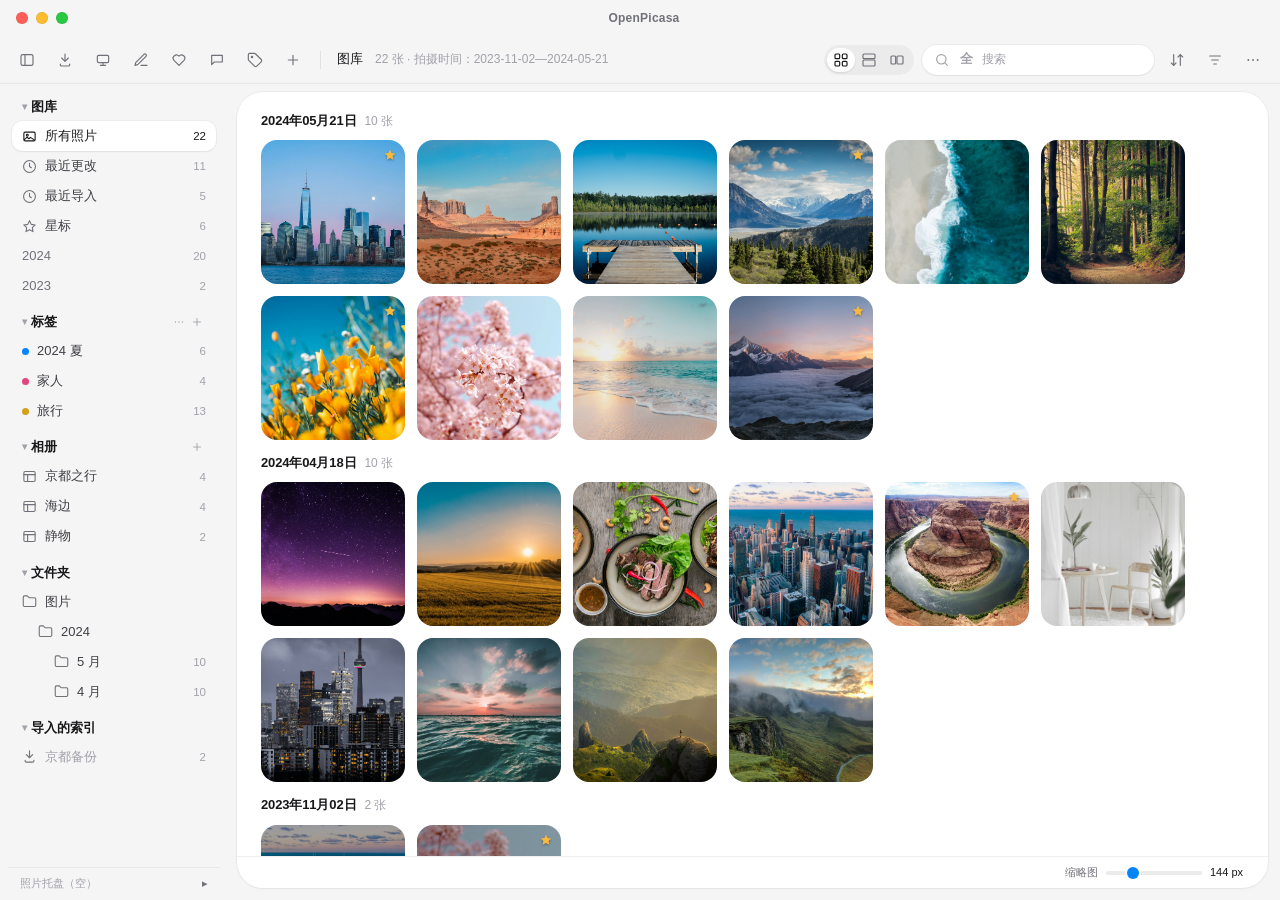
<file: docs/m5/prototype/v1.4/index.html>
<!DOCTYPE html>
<html lang="zh-Hans" data-theme="light">
<head>
  <meta charset="utf-8">
  <meta name="viewport" content="width=device-width, initial-scale=1">
  <title>OpenPicasa · 交互原型 v1.4</title>
  <link rel="stylesheet" href="css/app.css">
  <link rel="stylesheet" href="css/v13.css">
  <link rel="stylesheet" href="css/v14.css">
</head>
<body>
  <div class="stage-wrap">
    <div class="win" id="app" aria-label="OpenPicasa 原型窗口"></div>
    <div id="overlay-root"></div>
  </div>
  <script src="js/icons.js"></script>
  <script src="js/data.js"></script>
  <script src="js/store.js"></script>
  <script src="js/mgmt.js"></script>
  <script src="js/app.js"></script>
</body>
</html>
</file>
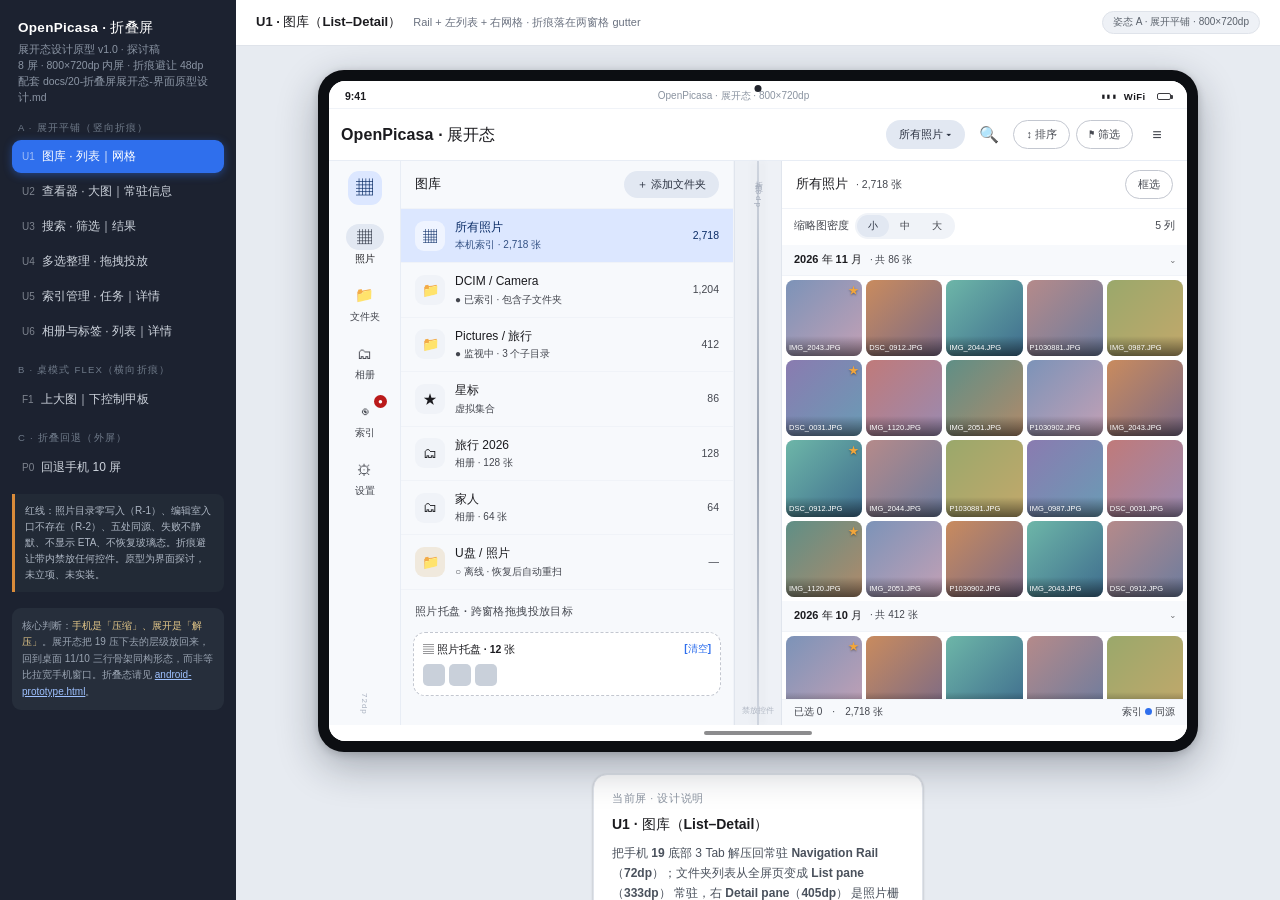
<file: docs/prototypes/android-foldable-prototype.html>
<!DOCTYPE html>
<html lang="zh-CN">
<head>
<meta charset="UTF-8">
<meta name="viewport" content="width=device-width, initial-scale=1.0">
<title>OpenPicasa · 折叠屏展开态设计原型（8 屏 · 探讨稿）</title>
<style>
  :root{
    /* Material 3 浅色基线 —— 与 android-prototype.html 同源（单色主题，不引彩色顶栏/玻璃态） */
    --md-primary:#2f6fed; --md-on-primary:#ffffff; --md-primary-container:#dce7ff;
    --md-on-primary-container:#0a2c66;
    --md-surface:#ffffff; --md-surface-1:#f7f9fc; --md-surface-2:#f0f3f8; --md-surface-3:#e8edf5;
    --md-on-surface:#1b1b1f; --md-on-surface-var:#44474f; --md-outline:#c3c7d0;
    --md-secondary-container:#e2e8f2; --md-on-secondary-container:#2a3140;
    --md-danger:#ba1a1a; --md-ok:#1b7f4b; --md-warn:#9a6700;
    --md-star:#f2a63b; --md-sel:#2f6fed; --ph:#d9dee6; --ph2:#c9d0da;
    --shadow:0 1px 3px rgba(0,0,0,.18),0 1px 2px rgba(0,0,0,.10);
    --shadow-lg:0 6px 18px rgba(0,0,0,.22);
    --viewer-bg:#101114;
    --hinge-gutter:#eef1f6;
    font-synthesis:none;
  }
  *{box-sizing:border-box;-webkit-tap-highlight-color:transparent}
  html,body{margin:0;height:100%;font:13px/1.45 -apple-system,"PingFang SC","Microsoft YaHei",Segoe UI,Roboto,sans-serif;color:var(--md-on-surface);background:#e7ebf1}
  .app{display:flex;height:100vh;overflow:hidden}

  /* 左侧屏导航（原型外壳，不是产品界面） */
  .nav{width:236px;flex:none;background:#1c2230;color:#cdd3dc;padding:16px 12px;overflow:auto}
  .nav h1{font-size:13.5px;margin:2px 6px 3px;color:#fff;letter-spacing:.3px}
  .nav .sub{font-size:10.5px;color:#8b95a4;margin:0 6px 12px;line-height:1.55}
  .nav .grp{font-size:9.5px;color:#6f7a89;letter-spacing:1.2px;margin:15px 6px 6px;text-transform:uppercase}
  .nav button{display:block;width:100%;text-align:left;border:0;border-radius:9px;background:transparent;color:#cdd3dc;padding:8px 10px;margin:2px 0;cursor:pointer;font-size:12px;transition:.15s}
  .nav button:hover{background:#2b3341;color:#fff}
  .nav button.active{background:var(--md-primary);color:#fff;box-shadow:0 2px 8px rgba(47,111,237,.45)}
  .nav button .sid{opacity:.55;font-size:10px;margin-right:7px;font-variant-numeric:tabular-nums}
  .nav .note{margin-top:16px;padding:10px;background:#262e3b;border-radius:9px;font-size:10px;color:#9aa4b2;line-height:1.65}
  .nav .note b{color:#e6c98a}
  .nav .redline{margin-top:10px;padding:9px 10px;border-left:3px solid #d98b3a;background:#222a36;border-radius:0 8px 8px 0;font-size:10px;color:#aeb7c4;line-height:1.6}

  /* 右侧舞台 */
  .stage{flex:1;display:flex;flex-direction:column;min-width:0}
  .stage-bar{height:46px;flex:none;background:#fff;border-bottom:1px solid #dfe3ea;display:flex;align-items:center;gap:12px;padding:0 20px}
  .stage-bar .t{font-weight:600;font-size:13px}
  .stage-bar .d{font-size:11px;color:#6b7280}
  .stage-bar .tag{margin-left:auto;font-size:10px;color:#5a616b;background:#eef1f6;border:1px solid #dfe3ea;padding:3px 10px;border-radius:20px}
  .canvas{flex:1;overflow:auto;padding:24px;display:flex;align-items:flex-start;justify-content:center;gap:22px;flex-wrap:wrap}

  /* 折叠屏外框：880×682px，内屏 858×660px */
  .device{width:880px;flex:none;background:#0c0e12;border-radius:26px;padding:11px;box-shadow:0 14px 40px rgba(20,28,44,.32),0 2px 8px rgba(0,0,0,.18);position:relative}
  .device .cam{position:absolute;top:15px;left:50%;transform:translateX(-50%);width:7px;height:7px;border-radius:50%;background:#23262e;z-index:40}
  .fold-screen{width:858px;height:660px;background:var(--md-surface);border-radius:16px;overflow:hidden;position:relative;display:flex;flex-direction:column}

  /* 状态栏 / 手势条（共享） */
  .fstatus{height:28px;flex:none;display:flex;align-items:center;justify-content:space-between;padding:4px 16px 0;font-size:10.5px;font-weight:600;color:#1b1b1f;background:var(--md-surface);border-bottom:1px solid var(--md-surface-2);z-index:30}
  .fstatus.dark{color:#f2f2f4;background:var(--viewer-bg);border-bottom-color:#26282e}
  .fstatus .mid{font-weight:500;color:#8a93a0;font-size:10px}
  .fstatus.dark .mid{color:#8a8f99}
  .fstatus .icons{display:flex;gap:5px;align-items:center;font-size:9.5px;letter-spacing:.5px}
  .fstatus .bat{width:14px;height:7px;border:1.3px solid currentColor;border-radius:2px;position:relative;opacity:.85}
  .fstatus .bat:after{content:"";position:absolute;right:-3px;top:1.3px;width:2px;height:3.5px;background:currentColor;border-radius:0 1px 1px 0}
  .gesturebar{height:16px;flex:none;display:flex;align-items:center;justify-content:center;background:var(--md-surface)}
  .gesturebar .pill{width:108px;height:4px;border-radius:3px;background:#1b1b1f;opacity:.5}
  .gesturebar.dark{background:var(--viewer-bg)}
  .gesturebar.dark .pill{background:#f2f2f4;opacity:.6}

  /* 屏容器 */
  .uscreens{flex:1;min-height:0;position:relative}
  .uscreen{position:absolute;inset:0;display:none;flex-direction:column;overflow:hidden}
  .uscreen.active{display:flex;animation:fade .18s ease}
  @keyframes fade{from{opacity:0;transform:translateY(4px)}to{opacity:1;transform:none}}

  /* 通用顶栏 */
  .appbar{height:52px;flex:none;display:flex;align-items:center;gap:6px;padding:0 12px;background:var(--md-surface);border-bottom:1px solid var(--md-surface-3)}
  .appbar .title{font-size:16px;font-weight:600;letter-spacing:.1px;flex:1;min-width:0}
  .appbar .ic{width:36px;height:36px;border:0;background:transparent;border-radius:50%;display:inline-flex;align-items:center;justify-content:center;cursor:pointer;color:var(--md-on-surface-var);font-size:16px;flex:none}
  .appbar .ic:hover{background:var(--md-surface-2)}
  .appbar.sel{background:var(--md-primary-container);color:var(--md-on-primary-container)}
  .appbar.dark{background:var(--viewer-bg);color:#f2f2f4;border-bottom-color:#26282e}
  .appbar.dark .ic{color:#f2f2f4}
  .appbar.dark .ic:hover{background:rgba(255,255,255,.1)}
  .appbar .cnt{font-size:12px;opacity:.85}
  .tbtn{border:1px solid var(--md-outline);background:var(--md-surface);color:var(--md-on-surface-var);border-radius:18px;padding:6px 12px;font-size:11px;cursor:pointer;font-family:inherit;white-space:nowrap}
  .tbtn:hover{background:var(--md-surface-2)}
  .tbtn.on{background:var(--md-secondary-container);border-color:transparent;color:var(--md-on-secondary-container);font-weight:700}

  /* 主体：Rail + 双窗格 */
  .ubody{flex:1;min-height:0;display:flex}
  .rail{width:72px;flex:none;background:var(--md-surface-1);border-right:1px solid var(--md-surface-3);display:flex;flex-direction:column;align-items:center;gap:4px;padding:10px 4px}
  .rail .rlogo{width:34px;height:34px;border-radius:11px;background:var(--md-primary-container);color:var(--md-on-primary-container);display:flex;align-items:center;justify-content:center;font-size:17px;margin-bottom:8px}
  .rail .ritem{width:100%;border:0;background:transparent;border-radius:12px;padding:7px 2px 5px;display:flex;flex-direction:column;align-items:center;gap:3px;cursor:pointer;color:var(--md-on-surface-var);font-family:inherit;position:relative}
  .rail .ritem .ri{width:38px;height:26px;border-radius:13px;display:flex;align-items:center;justify-content:center;font-size:15px}
  .rail .ritem .rl{font-size:9.5px}
  .rail .ritem.active{color:var(--md-on-surface);font-weight:700}
  .rail .ritem.active .ri{background:var(--md-secondary-container);color:var(--md-on-secondary-container)}
  .rail .ritem .rbadge{position:absolute;top:4px;right:9px;min-width:13px;height:13px;border-radius:7px;background:#ba1a1a;color:#fff;font-size:8px;line-height:13px;text-align:center;font-weight:700}
  .rail .rsp{flex:1}

  .pane{min-width:0;display:flex;flex-direction:column;overflow:hidden}
  .list-pane{width:333px;flex:none;background:var(--md-surface-1);border-right:1px solid var(--md-surface-2)}
  .detail-pane{width:405px;flex:none;background:var(--md-surface)}
  .pane-head{height:48px;flex:none;display:flex;align-items:center;gap:8px;padding:0 14px;border-bottom:1px solid var(--md-surface-2);font-size:13px;font-weight:700}
  .pane-head .sp{flex:1}
  .pane-head .sub{font-size:10.5px;font-weight:400;color:var(--md-on-surface-var)}
  .pane-scroll{flex:1;min-height:0;overflow:auto}
  .pane-scroll::-webkit-scrollbar{width:0}

  /* 折痕避让带（竖向，中缝两侧各 24dp，共 48dp） */
  .hinge-gutter{width:48px;flex:none;background:var(--hinge-gutter);position:relative;border-left:1px solid #e0e5ed;border-right:1px solid #e0e5ed}
  .hinge-gutter .hinge{position:absolute;top:0;bottom:0;left:50%;width:2px;transform:translateX(-50%);background:linear-gradient(to bottom,#cfd5df,#98a1b0 50%,#cfd5df);box-shadow:-4px 0 7px rgba(20,28,44,.07),4px 0 7px rgba(20,28,44,.07)}
  .hinge-gutter .hlabel{position:absolute;top:14px;left:50%;transform:translateX(-50%);font-size:8px;color:#a3abba;writing-mode:vertical-rl;letter-spacing:2px;white-space:nowrap}
  .hinge-gutter .hcap{position:absolute;bottom:8px;left:50%;transform:translateX(-50%);font-size:7.5px;color:#b0b7c3;white-space:nowrap}
  /* 折痕避让带（横向，桌模式 Flex） */
  .hinge-gutter.h{width:100%;height:48px;flex:none;border:0;border-top:1px solid #e0e5ed;border-bottom:1px solid #e0e5ed}
  .hinge-gutter.h .hinge{position:absolute;left:0;right:0;top:50%;height:2px;width:auto;transform:translateY(-50%);background:linear-gradient(to right,#cfd5df,#98a1b0 50%,#cfd5df);box-shadow:0 -4px 7px rgba(20,28,44,.07),0 4px 7px rgba(20,28,44,.07)}
  .hinge-gutter.h .hlabel{position:absolute;left:14px;top:50%;transform:translateY(-50%);writing-mode:horizontal-tb;font-size:9px;letter-spacing:1px;color:#9aa2b0}
  .hinge-gutter.h .hcap{position:absolute;right:14px;top:50%;transform:translateY(-50%);bottom:auto;font-size:8.5px;color:#b0b7c3}

  /* 暗屏（U2 查看器 / F1）下的折痕与窗格 */
  .uscreen.dark .hinge-gutter{background:#15171b;border-color:#2a2d33}
  .uscreen.dark .hinge-gutter .hinge{background:linear-gradient(to bottom,#2a2e35,#454a54 50%,#2a2e35);box-shadow:-4px 0 8px rgba(0,0,0,.4),4px 0 8px rgba(0,0,0,.4)}
  .uscreen.dark .hinge-gutter .hlabel,.uscreen.dark .hinge-gutter .hcap{color:#6b707a}
  .uscreen.dark .hinge-gutter.h .hinge{background:linear-gradient(to right,#2a2e35,#454a54 50%,#2a2e35)}

  /* 通用 M3 控件 */
  .btn{border:0;border-radius:20px;padding:9px 18px;cursor:pointer;font-size:12.5px;font-weight:600;transition:.12s;white-space:nowrap;font-family:inherit}
  .btn:active{transform:scale(.97)}
  .btn.filled{background:var(--md-primary);color:var(--md-on-primary);box-shadow:var(--shadow)}
  .btn.tonal{background:var(--md-secondary-container);color:var(--md-on-secondary-container)}
  .btn.outlined{background:transparent;color:var(--md-primary);border:1px solid var(--md-outline)}
  .btn.text{background:transparent;color:var(--md-primary)}
  .btn.danger{background:var(--md-danger);color:#fff}
  .btn.sm{padding:6px 13px;font-size:11px}
  .btn.block{width:100%;text-align:center}
  .xfab{display:inline-flex;align-items:center;gap:6px;border:0;border-radius:16px;padding:11px 18px;background:var(--md-primary-container);color:var(--md-on-primary-container);font-size:12px;font-weight:700;cursor:pointer;font-family:inherit;box-shadow:var(--shadow)}
  .xfab:active{transform:scale(.97)}
  .chip{display:inline-flex;align-items:center;gap:5px;border-radius:8px;padding:5px 10px;font-size:11px;background:var(--md-surface-2);border:1px solid var(--md-outline);cursor:pointer;font-family:inherit}
  .chip.on{background:var(--md-secondary-container);border-color:transparent;color:var(--md-on-secondary-container);font-weight:600}
  .chip .x{opacity:.55;font-size:11px}
  .card{background:var(--md-surface);border:1px solid var(--md-surface-3);border-radius:14px;box-shadow:var(--shadow);overflow:hidden}
  .section{padding:12px 14px 5px;font-size:10.5px;color:var(--md-on-surface-var);font-weight:600;letter-spacing:.4px}
  .row{display:flex;align-items:center;gap:10px;padding:10px 14px;border-bottom:1px solid var(--md-surface-2);cursor:pointer}
  .row:hover{background:var(--md-surface-2)}
  .row.on{background:var(--md-primary-container);color:var(--md-on-primary-container)}
  .row .lead{width:30px;height:30px;border-radius:9px;background:var(--md-surface-2);display:flex;align-items:center;justify-content:center;font-size:14px;flex:none}
  .row.on .lead{background:rgba(255,255,255,.55)}
  .row .txt{flex:1;min-width:0}
  .row .txt .a{font-size:12px;font-weight:500;white-space:nowrap;overflow:hidden;text-overflow:ellipsis}
  .row .txt .b{font-size:10px;color:var(--md-on-surface-var);margin-top:2px;line-height:1.4}
  .row.on .txt .b{color:var(--md-on-primary-container);opacity:.8}
  .row .trail{font-size:10.5px;color:var(--md-on-surface-var);flex:none;font-variant-numeric:tabular-nums}
  .row.on .trail{color:var(--md-on-primary-container)}
  .divider{height:1px;background:var(--md-surface-2);margin:4px 0}
  .pill-num{background:var(--md-primary-container);color:var(--md-on-primary-container);border-radius:20px;padding:2px 9px;font-size:10px;font-weight:700}
  .red-note{background:#fff4e6;border-left:3px solid #d98b3a;padding:8px 10px;border-radius:0 8px 8px 0;font-size:10.5px;color:#7a5a2a;line-height:1.6;margin:10px 12px}

  /* 说明卡（原型外壳） */
  .spec{width:330px;flex:none;background:#fff;border:1px solid #dfe3ea;border-radius:14px;padding:16px 18px;box-shadow:var(--shadow);align-self:flex-start}
  .spec h3{margin:0 0 4px;font-size:14px}
  .spec .k{font-size:10.5px;color:#8a93a0;letter-spacing:.6px;text-transform:uppercase;margin-bottom:8px}
  .spec p{font-size:12px;color:#4a515c;line-height:1.7;margin:8px 0}
  .spec ul{margin:8px 0;padding-left:18px}
  .spec li{font-size:12px;color:#4a515c;line-height:1.75;margin-bottom:3px}
  .spec .tagrow{display:flex;flex-wrap:wrap;gap:6px;margin:10px 0 4px}
  .spec .tg{font-size:10px;background:#eef2f8;border:1px solid #dde3ec;border-radius:20px;padding:3px 9px;color:#5a6472}
  .spec .red{background:#fff4e6;border-left:3px solid #d98b3a;padding:8px 10px;border-radius:0 8px 8px 0;font-size:11.5px;color:#7a5a2a;line-height:1.6;margin-top:10px}

  /* 图库栅格（展开态 5/4/3 列） */
  .lib-head{padding:8px 14px 6px}
  .lib-head .l1{font-size:18px;font-weight:700}
  .lib-head .l2{font-size:10.5px;color:var(--md-on-surface-var);margin-top:2px}
  .grouphead{position:sticky;top:0;background:var(--md-surface-1);padding:7px 12px;font-size:11px;font-weight:600;display:flex;align-items:center;gap:8px;z-index:5;border-bottom:1px solid var(--md-surface-2)}
  .grouphead .sp{flex:1}
  .grouphead .cnt{font-weight:400;color:var(--md-on-surface-var);font-size:10px}
  .grid{display:grid;gap:4px;padding:4px}
  .grid.c5{grid-template-columns:repeat(5,1fr)}
  .grid.c4{grid-template-columns:repeat(4,1fr)}
  .grid.c3{grid-template-columns:repeat(3,1fr)}
  .cell{position:relative;aspect-ratio:1;background:var(--ph);border-radius:8px;overflow:hidden;cursor:pointer}
  .cell .tone{position:absolute;inset:0}
  .cell .fname{position:absolute;bottom:0;left:0;right:0;font-size:7.5px;color:#fff;background:linear-gradient(transparent,rgba(0,0,0,.5));padding:7px 3px 2px;white-space:nowrap;overflow:hidden;text-overflow:ellipsis}
  .cell .star{position:absolute;top:3px;right:3px;font-size:11px;color:var(--md-star);text-shadow:0 1px 2px rgba(0,0,0,.4)}
  .cell .selmark{position:absolute;top:3px;left:3px;width:16px;height:16px;border-radius:50%;border:2px solid #fff;background:rgba(0,0,0,.25);display:none;align-items:center;justify-content:center;font-size:9px;color:#fff}
  .cell .selmark.check{background:var(--md-sel);border-color:#fff}
  .cell.selected .selmark{display:flex}
  .cell.selected{outline:3px solid var(--md-sel);outline-offset:-3px}
  .density{display:flex;gap:6px;align-items:center;padding:4px 12px 6px;font-size:10.5px;color:var(--md-on-surface-var)}
  .density .seg{display:flex;background:var(--md-surface-2);border-radius:20px;padding:2px}
  .density .seg button{border:0;background:transparent;border-radius:18px;padding:4px 11px;font-size:10px;cursor:pointer;font-family:inherit;color:var(--md-on-surface-var)}
  .density .seg button.on{background:var(--md-secondary-container);color:var(--md-on-secondary-container);font-weight:700}
  .status-strip{height:26px;flex:none;background:var(--md-surface-1);border-top:1px solid var(--md-surface-2);display:flex;align-items:center;gap:10px;padding:0 12px;font-size:10px;color:var(--md-on-surface-var)}
  .status-strip .sp{flex:1}
  .status-strip .idx-dot{width:7px;height:7px;border-radius:50%;background:var(--md-primary);display:inline-block}

  /* 左窗格底部：照片托盘（拖拽投放目标） */
  .tray{margin:8px 12px;padding:9px;border:1px dashed var(--md-outline);border-radius:12px;background:var(--md-surface)}
  .tray .th{display:flex;align-items:center;gap:6px;font-size:10.5px;font-weight:700;margin-bottom:7px}
  .tray .th .sp{flex:1}
  .tray .mini{display:flex;gap:4px}
  .tray .mini i{width:22px;height:22px;border-radius:5px;background:var(--ph2);display:block}
  .dropzone{border:1px dashed var(--md-outline);border-radius:10px;padding:9px 11px;margin:0 12px 8px;font-size:11px;display:flex;align-items:center;gap:8px;background:var(--md-surface);cursor:pointer;transition:.15s}
  .dropzone.hi{background:var(--md-primary-container);border-color:var(--md-primary);color:var(--md-on-primary-container);font-weight:700}
  .dropzone .di{width:26px;height:26px;border-radius:8px;background:var(--md-surface-2);display:flex;align-items:center;justify-content:center;font-size:13px;flex:none}

  /* 查看器（Supporting pane 常驻） */
  .viewer-pane{background:var(--viewer-bg);display:flex;align-items:center;justify-content:center;position:relative;overflow:hidden;flex-direction:column}
  .viewer-pane .vphoto{width:74%;aspect-ratio:4/3;border-radius:8px;background:linear-gradient(135deg,#3a4a63,#6d5b73 45%,#c98b5e);box-shadow:0 10px 40px rgba(0,0,0,.6);display:flex;align-items:center;justify-content:center;color:rgba(255,255,255,.55);font-size:12px;transition:transform .18s ease,width .25s ease}
  .viewer-pane .vphoto.zoom{transform:scale(1.4)}
  .viewer-pane .vhint{position:absolute;bottom:10px;left:0;right:0;text-align:center;color:rgba(255,255,255,.45);font-size:10px}
  .viewer-pane .vnav{position:absolute;top:50%;transform:translateY(-50%);width:32px;height:32px;border-radius:50%;background:rgba(255,255,255,.12);border:0;color:#fff;font-size:15px;cursor:pointer;z-index:4}
  .viewer-pane .vnav.l{left:8px}.viewer-pane .vnav.r{right:8px}
  .support-pane{width:405px;flex:none;background:#1c1e22;color:#e8e9ec;display:flex;flex-direction:column;overflow:hidden;transition:width .25s ease,opacity .2s ease}
  .support-pane.collapsed{width:0;opacity:0;border:0}
  .support-pane .shead{padding:14px 16px 10px;border-bottom:1px solid #2e3137}
  .support-pane .sf{font-size:13px;font-weight:700}
  .support-pane .src{display:inline-flex;align-items:center;gap:5px;font-size:10px;color:#9fd3b0;margin-top:5px}
  .support-pane .meta{padding:12px 16px;font-size:11px;color:#a9adb5;line-height:2;border-bottom:1px solid #2e3137}
  .support-pane .meta b{color:#e8e9ec;font-weight:600}
  .support-pane .tags{padding:12px 16px}
  .support-pane .tags .lb{font-size:10.5px;color:#8f949d;margin-bottom:7px}
  .support-pane .tags .tg{background:#2c2f35;border:1px solid #3a3e45;border-radius:8px;padding:4px 9px;font-size:10.5px;color:#cfd3da;display:inline-block;margin:0 5px 5px 0}
  .support-pane .red2{margin:10px 16px;padding:9px 10px;background:#3a2a1c;border-left:3px solid #d98b3a;border-radius:0 8px 8px 0;font-size:10.5px;color:#e2bd8a;line-height:1.65}

  /* 搜索 / 筛选 */
  .searchbar{display:flex;align-items:center;gap:8px;padding:0 12px}
  .searchbar .field{flex:1;display:flex;align-items:center;gap:7px;background:var(--md-surface-2);border-radius:24px;padding:7px 12px;font-size:12px}
  .searchbar .field input{border:0;background:transparent;outline:none;flex:1;font-size:12px;font-family:inherit;min-width:0}
  .filter-pane{padding:12px}
  .filter-pane .fl{display:flex;align-items:center;gap:8px;margin-bottom:10px;font-size:11px}
  .filter-pane .fl .lb{width:36px;color:var(--md-on-surface-var);flex:none;font-size:10.5px}
  .filter-pane .fl .chips{display:flex;flex-wrap:wrap;gap:5px;flex:1}
  .result-head{padding:9px 14px;font-size:12px;font-weight:600;display:flex;align-items:center;gap:8px;border-bottom:1px solid var(--md-surface-2)}
  .noresult{text-align:center;padding:48px 20px;color:var(--md-on-surface-var)}
  .noresult .big{font-size:38px;margin-bottom:8px}

  /* 多选 CAB */
  .cab{height:52px;flex:none;background:var(--md-primary-container);color:var(--md-on-primary-container);display:flex;align-items:center;gap:6px;padding:0 12px;overflow:auto}
  .cab .n{font-size:13px;font-weight:700;white-space:nowrap;margin-right:4px}
  .cab .sp{flex:1}
  .cab .btn{padding:6px 12px;font-size:11px}

  /* 索引页 */
  .idx-summary{margin:12px 14px;padding:14px;border-radius:16px;background:var(--md-primary-container);color:var(--md-on-primary-container)}
  .idx-summary .big{font-size:21px;font-weight:700}
  .idx-summary .sub{font-size:10.5px;opacity:.8;margin-top:2px}
  .progress{height:8px;border-radius:5px;background:rgba(47,111,237,.18);margin:12px 0 6px;overflow:hidden}
  .progress .bar{height:100%;background:var(--md-primary);border-radius:5px;transition:width .3s}
  .idx-state{display:flex;align-items:center;gap:8px;font-size:11.5px;font-weight:600}
  .idx-state .dot{width:9px;height:9px;border-radius:50%;background:var(--md-primary)}
  .idx-actions{display:flex;gap:7px;margin-top:11px;flex-wrap:wrap}
  .idxtabs{display:flex;gap:2px;padding:0 8px;border-bottom:1px solid var(--md-surface-2);overflow:auto}
  .idxtabs button{border:0;background:transparent;padding:9px 9px;font-size:10.5px;cursor:pointer;font-family:inherit;color:var(--md-on-surface-var);white-space:nowrap;border-bottom:2px solid transparent}
  .idxtabs button.on{color:var(--md-primary);border-color:var(--md-primary);font-weight:700}
  .offline .lead{background:#f0e9dd}
  .fail-item{font-size:10.5px;color:var(--md-on-surface-var);padding:7px 14px;display:flex;gap:8px;align-items:center;border-bottom:1px solid var(--md-surface-2)}
  .fail-item .fx{color:var(--md-danger);font-weight:700}
  .state-select{font-size:11px;border:1px solid var(--md-outline);border-radius:8px;padding:5px 7px;font-family:inherit;background:var(--md-surface)}

  /* 相册 / 标签 */
  .album-grid{display:grid;grid-template-columns:repeat(4,1fr);gap:4px;padding:4px}
  .album-grid .cell{border-radius:8px}
  .tagpanel{padding:12px 14px}
  .tagpanel .tg{background:var(--md-surface-2);border:1px solid var(--md-outline);border-radius:20px;padding:6px 12px;font-size:11px;display:inline-block;margin:0 6px 6px 0}
  .segtabs{display:flex;gap:4px;padding:0 8px}
  .segtabs button{flex:1;border:0;border-bottom:2px solid transparent;background:transparent;padding:8px;font-size:11.5px;cursor:pointer;font-family:inherit;color:var(--md-on-surface-var)}
  .segtabs button.on{color:var(--md-primary);border-color:var(--md-primary);font-weight:700}

  /* 桌模式 Flex（F1）：上半屏大图 + 横向折痕 + 下半屏控制甲板 */
  .flex-body{flex-direction:column}
  .flex-top{flex:1;min-height:0;background:var(--viewer-bg);display:flex;align-items:center;justify-content:center;position:relative;flex-direction:column}
  .flex-top .vphoto{width:42%;aspect-ratio:4/3;border-radius:8px;background:linear-gradient(135deg,#3a4a63,#6d5b73 45%,#c98b5e);box-shadow:0 10px 40px rgba(0,0,0,.6);display:flex;align-items:center;justify-content:center;color:rgba(255,255,255,.55);font-size:12px;transition:transform .18s ease}
  .flex-top .vphoto.zoom{transform:scale(1.3)}
  .flex-top .vhint{position:absolute;bottom:8px;left:0;right:0;text-align:center;color:rgba(255,255,255,.45);font-size:10px}
  .flex-top .vnav{position:absolute;top:50%;transform:translateY(-50%);width:32px;height:32px;border-radius:50%;background:rgba(255,255,255,.12);border:0;color:#fff;font-size:15px;cursor:pointer}
  .flex-top .vnav.l{left:14px}.flex-top .vnav.r{right:14px}
  .flex-bottom{height:196px;flex:none;background:#1c1e22;color:#e8e9ec;display:flex;flex-direction:column;padding:10px 16px;gap:8px}
  .flex-bottom .fmeta{font-size:11px;color:#b4b8c0;display:flex;gap:12px;align-items:center}
  .flex-bottom .fmeta b{color:#e8e9ec}
  .filmstrip{display:flex;gap:5px;overflow:hidden;flex:1;min-height:0;align-items:center}
  .filmstrip i{flex:none;width:58px;height:52px;border-radius:6px;display:block;cursor:pointer}
  .flex-acts{display:flex;gap:8px;justify-content:center;flex-wrap:wrap}
  .flex-acts .btn{background:#2c2f35;color:#e8e9ec}

  /* P0 折叠态回退 */
  .p0wrap{flex:1;display:flex;align-items:center;justify-content:center;gap:34px;background:var(--md-surface-1);padding:20px}
  .miniphone{width:186px;height:372px;background:#0c0e12;border-radius:26px;padding:8px;box-shadow:var(--shadow-lg);flex:none}
  .miniphone .inner{width:100%;height:100%;background:#fff;border-radius:20px;overflow:hidden;display:flex;flex-direction:column}
  .miniphone .sb{height:20px;display:flex;align-items:center;justify-content:space-between;padding:3px 10px 0;font-size:8px;font-weight:700}
  .miniphone .ab{height:30px;border-bottom:1px solid var(--md-surface-3);display:flex;align-items:center;padding:0 10px;font-size:10px;font-weight:700}
  .miniphone .bd{flex:1;background:var(--md-surface-1);display:grid;grid-template-columns:repeat(3,1fr);gap:3px;padding:3px;align-content:start}
  .miniphone .bd i{aspect-ratio:1;background:var(--ph);border-radius:4px;display:block}
  .miniphone .tn{height:42px;border-top:1px solid var(--md-surface-3);display:flex;align-items:center;justify-content:space-around;font-size:8px;color:var(--md-on-surface-var)}
  .miniphone .tn .t{display:flex;flex-direction:column;align-items:center;gap:2px}
  .miniphone .tn .t.on{color:var(--md-primary);font-weight:700}
  .p0txt{max-width:330px}
  .p0txt h2{font-size:18px;margin:0 0 8px}
  .p0txt p{font-size:12px;color:#4a515c;line-height:1.8;margin:8px 0}
  .p0txt .map{font-size:11px;background:#fff;border:1px solid #dfe3ea;border-radius:10px;padding:10px 12px;line-height:1.9;margin:12px 0}
  .p0txt a.btn{display:inline-block;text-decoration:none;margin-top:6px}

  /* 小 toast / 二次确认 dialog */
  .toast{position:absolute;left:50%;transform:translateX(-50%);bottom:40px;background:#2b2f36;color:#fff;border-radius:10px;padding:10px 14px;font-size:11.5px;box-shadow:var(--shadow-lg);z-index:50;display:none;align-items:center;gap:8px;white-space:nowrap}
  .toast.show{display:flex;animation:fade .2s ease}
  .dialog-bg{position:absolute;inset:0;background:rgba(0,0,0,.4);z-index:60;display:none;align-items:center;justify-content:center;padding:24px}
  .dialog-bg.show{display:flex}
  .dialog{background:var(--md-surface);border-radius:20px;padding:20px;width:100%;max-width:320px;box-shadow:var(--shadow-lg)}
  .dialog h4{margin:0 0 8px;font-size:16px}
  .dialog p{font-size:12px;color:var(--md-on-surface-var);line-height:1.6;margin:0 0 16px}
  .dialog .acts{display:flex;justify-content:flex-end;gap:6px}

  @media(max-width:900px){
    .nav{width:170px}.spec{display:none}.canvas{padding:14px;gap:14px}
  }

  /* 出图模式：?uscreen=xxx&shot=1 —— 只留折叠屏外框，供逐屏导出 PNG */
  body.shot{background:#eef1f6}
  body.shot .nav,body.shot .stage-bar,body.shot .spec{display:none!important}
  body.shot .app{display:block;height:auto;overflow:visible}
  body.shot .stage{display:block}
  body.shot .canvas{min-height:100vh;align-items:flex-start;justify-content:center;background:#eef1f6;overflow:visible;
    padding:0;display:flex;width:100vw}
  body.shot .device{margin:0 auto;box-shadow:none}
</style>
</head>
<body>
<div class="app">
  <!-- 屏导航（原型外壳） -->
  <div class="nav">
    <h1>OpenPicasa · 折叠屏</h1>
    <div class="sub">展开态设计原型 v1.0 · 探讨稿<br>8 屏 · 800×720dp 内屏 · 折痕避让 48dp<br>配套 docs/20-折叠屏展开态-界面原型设计.md</div>
    <div class="grp">A · 展开平铺（竖向折痕）</div>
    <button data-ugo="u1" class="active"><span class="sid">U1</span>图库 · 列表｜网格</button>
    <button data-ugo="u2"><span class="sid">U2</span>查看器 · 大图｜常驻信息</button>
    <button data-ugo="u3"><span class="sid">U3</span>搜索 · 筛选｜结果</button>
    <button data-ugo="u4"><span class="sid">U4</span>多选整理 · 拖拽投放</button>
    <button data-ugo="u5"><span class="sid">U5</span>索引管理 · 任务｜详情</button>
    <button data-ugo="u6"><span class="sid">U6</span>相册与标签 · 列表｜详情</button>
    <div class="grp">B · 桌模式 Flex（横向折痕）</div>
    <button data-ugo="f1"><span class="sid">F1</span>上大图｜下控制甲板</button>
    <div class="grp">C · 折叠回退（外屏）</div>
    <button data-ugo="p0"><span class="sid">P0</span>回退手机 10 屏</button>
    <div class="redline"><b>红线</b>：照片目录零写入（R-1）、编辑室入口不存在（R-2）、五处同源、失败不静默、不显示 ETA、不恢复玻璃态。折痕避让带内禁放任何控件。原型为界面探讨，未立项、未实装。</div>
    <div class="note">核心判断：<b>手机是「压缩」、展开是「解压」</b>。展开态把 19 压下去的层级放回来，回到桌面 11/10 三行骨架同构形态，而非等比拉宽手机窗口。折叠态请见 <a href="android-prototype.html" target="_blank" style="color:#9ec1ff">android-prototype.html</a>。</div>
  </div>

  <!-- 舞台 -->
  <div class="stage">
    <div class="stage-bar">
      <span class="t" id="stageTitle">U1 · 图库（List–Detail）</span>
      <span class="d" id="stageDesc">Rail + 左列表 + 右网格 · 折痕落在两窗格 gutter</span>
      <span class="tag" id="stageTag">姿态 A · 展开平铺 · 800×720dp</span>
    </div>
    <div class="canvas">
      <!-- 折叠屏外框 -->
      <div class="device">
        <div class="cam"></div>
        <div class="fold-screen">
          <!-- 状态栏（共享） -->
          <div class="fstatus" id="fstatus">
            <span>9:41</span>
            <span class="mid">OpenPicasa · 展开态 · 800×720dp</span>
            <span class="icons">▮▮▮ &nbsp;WiFi &nbsp;<span class="bat"></span></span>
          </div>

          <!-- 8 屏 -->
          <div class="uscreens" id="uscreens">

            <!-- U1 图库 · 列表｜网格 -->
            <div class="uscreen active" data-uscreen="u1" data-pose="A">
              <div class="appbar">
                <div class="title">OpenPicasa · 展开态</div>
                <button class="tbtn on" data-toast="视图：所有照片（原型演示）">所有照片 ▾</button>
                <button class="ic" data-ugo="u3" title="搜索">🔍</button>
                <button class="tbtn" data-toast="排序：拍摄日期（原型演示）">↕ 排序</button>
                <button class="tbtn" data-ugo="u3">⚑ 筛选</button>
                <button class="ic" data-toast="溢出菜单：布局 / 设置">≡</button>
              </div>
              <div class="ubody">
                <div data-rail></div>
                <div class="pane list-pane">
                  <div class="pane-head">图库 <span class="sp"></span><button class="btn tonal sm" data-toast="Extended FAB：添加关注文件夹（SAF，只读）">＋ 添加文件夹</button></div>
                  <div class="pane-scroll">
                    <div class="row on"><div class="lead">▦</div><div class="txt"><div class="a">所有照片</div><div class="b">本机索引 · 2,718 张</div></div><div class="trail">2,718</div></div>
                    <div class="row"><div class="lead">📁</div><div class="txt"><div class="a">DCIM / Camera</div><div class="b">● 已索引 · 包含子文件夹</div></div><div class="trail">1,204</div></div>
                    <div class="row"><div class="lead">📁</div><div class="txt"><div class="a">Pictures / 旅行</div><div class="b">● 监视中 · 3 个子目录</div></div><div class="trail">412</div></div>
                    <div class="row"><div class="lead">★</div><div class="txt"><div class="a">星标</div><div class="b">虚拟集合</div></div><div class="trail">86</div></div>
                    <div class="row"><div class="lead">🗂</div><div class="txt"><div class="a">旅行 2026</div><div class="b">相册 · 128 张</div></div><div class="trail">128</div></div>
                    <div class="row"><div class="lead">🗂</div><div class="txt"><div class="a">家人</div><div class="b">相册 · 64 张</div></div><div class="trail">64</div></div>
                    <div class="row offline"><div class="lead">📁</div><div class="txt"><div class="a">U盘 / 照片</div><div class="b">○ 离线 · 恢复后自动重扫</div></div><div class="trail">—</div></div>
                    <div class="section" style="padding-top:14px">照片托盘 · 跨窗格拖拽投放目标</div>
                    <div class="tray" data-drop="照片托盘">
                      <div class="th"><span>▤ 照片托盘 · 12 张</span><span class="sp"></span><span style="font-size:10px;color:var(--md-primary)">[清空]</span></div>
                      <div class="mini"><i></i><i></i><i></i></div>
                    </div>
                  </div>
                </div>
                <div class="hinge-gutter"><div class="hinge"></div><span class="hlabel">折痕 48dp</span><span class="hcap">禁放控件</span></div>
                <div class="pane detail-pane">
                  <div class="pane-head">所有照片 <span class="sub">· 2,718 张</span><span class="sp"></span><button class="tbtn" data-ugo="u4">框选</button></div>
                  <div class="density">缩略图密度
                    <div class="seg" id="densitySeg">
                      <button data-col="5" class="on">小</button><button data-col="4">中</button><button data-col="3">大</button>
                    </div>
                    <span style="flex:1"></span><span id="colHint">5 列</span>
                  </div>
                  <div class="pane-scroll">
                    <div class="grouphead">2026 年 11 月 <span class="cnt">· 共 86 张</span><span class="sp"></span><span style="font-size:10px">⌄</span></div>
                    <div class="grid c5" id="mainGrid"></div>
                    <div class="grouphead">2026 年 10 月 <span class="cnt">· 共 412 张</span><span class="sp"></span><span style="font-size:10px">⌄</span></div>
                    <div class="grid c5" data-extra></div>
                  </div>
                  <div class="status-strip"><span>已选 0</span><span>·</span><span>2,718 张</span><span class="sp"></span><span>索引 <span class="idx-dot"></span> 同源</span></div>
                </div>
              </div>
            </div>

            <!-- U2 查看器 · 大图｜常驻信息 -->
            <div class="uscreen dark" data-uscreen="u2" data-pose="A">
              <div class="appbar dark">
                <button class="ic" data-ugo="u1">←</button>
                <div class="title">1 / 2,718</div>
                <button class="ic" data-sheet title="折叠 / 展开信息窗格">ⓘ</button>
                <button class="ic" data-toast="已加星标（原型演示）">★</button>
                <button class="ic" data-toast="溢出菜单：无编辑入口（R-2）">⋯</button>
              </div>
              <div class="ubody">
                <div class="viewer-pane" style="flex:1">
                  <button class="vnav l" data-page="0">‹</button>
                  <div class="vphoto" id="flexPhoto2" data-zoom>IMG_2043.JPG</div>
                  <button class="vnav r" data-page="1">›</button>
                  <div class="vhint">双击 / 捏合缩放 · 左右滑翻页 · 下滑退出</div>
                </div>
                <div class="hinge-gutter"><div class="hinge"></div><span class="hlabel">折痕 48dp</span><span class="hcap">禁放控件</span></div>
                <div class="support-pane" id="supportPane">
                  <div class="shead"><div class="sf">IMG_2043.JPG</div><div class="src">● 本机索引 · 只读</div></div>
                  <div class="meta">
                    <div>拍摄　<b>2026-11-02 14:31</b></div>
                    <div>尺寸　<b>4032 × 3024 · 4.2 MB</b></div>
                    <div>相机　<b>Sony A7IV · FE 35mm</b></div>
                    <div>参数　<b>ISO 200 · f/2.8 · 1/500s</b></div>
                    <div>GPS　 <b>31.23°N 121.47°E</b></div>
                    <div>目录　<b>DCIM / Camera</b></div>
                  </div>
                  <div class="tags">
                    <div class="lb">标签</div>
                    <span class="tg">旅行</span><span class="tg">海边</span><span class="tg">＋ 添加</span>
                    <div class="lb" style="margin-top:10px">星标</div>
                    <span class="tg" style="color:var(--md-star)">★ 已星标</span>
                  </div>
                  <div class="red2"><b>R-2</b>：无编辑 / 滤镜 / 旋转写回入口；方向只由 EXIF Orientation 决定。Supporting pane 常驻 = 展开态最大收益（手机上滑 sheet 的解压）。</div>
                </div>
              </div>
            </div>

            <!-- U3 搜索 · 筛选｜结果 -->
            <div class="uscreen" data-uscreen="u3" data-pose="A">
              <div class="appbar" style="padding-right:12px">
                <button class="ic" data-ugo="u1">←</button>
                <div class="searchbar" style="flex:1">
                  <div class="field"><span style="opacity:.6">🔍</span><input id="searchInput" placeholder="搜索文件名 / 文件夹 / EXIF 日期"><button class="ic" style="width:24px;height:24px" data-clear-search>✕</button></div>
                </div>
                <button class="tbtn" data-toast="范围：当前视图 / 全库">范围: 当前视图 ▾</button>
              </div>
              <div class="ubody">
                <div data-rail></div>
                <div class="pane list-pane">
                  <div class="pane-head">组合筛选 <span class="sp"></span><button class="btn text sm" data-clear-filter>清除全部</button></div>
                  <div class="pane-scroll filter-pane">
                    <div class="fl"><span class="lb">日期</span><div class="chips"><span class="chip">起始</span><span class="chip">结束</span></div></div>
                    <div class="fl"><span class="lb">类型</span><div class="chips"><span class="chip on">JPEG</span><span class="chip">PNG</span><span class="chip">GIF</span><span class="chip">RAW</span></div></div>
                    <div class="fl"><span class="lb">星标</span><div class="chips"><span class="chip">★ 仅星标</span></div></div>
                    <div class="fl"><span class="lb">标签</span><div class="chips"><span class="chip on">旅行</span><span class="chip">家人</span><span class="chip">＋</span></div></div>
                    <div class="fl"><span class="lb">排序</span><div class="chips"><span class="chip on">拍摄日期 ↓</span></div></div>
                    <div class="fl"><span class="lb">相机</span><div class="chips"><span class="chip">Sony</span><span class="chip">Canon</span></div></div>
                    <div class="fl"><span class="lb">字节</span><div class="chips"><span class="chip">≥ 1 MB</span><span class="chip">≤ 20 MB</span></div></div>
                    <div class="fl"><span class="lb">长边</span><div class="chips"><span class="chip">≥ 2000px</span></div></div>
                    <button class="btn filled sm block" style="margin-top:4px" data-toast="应用筛选（M4-SEARCH-01～09）">应用筛选</button>
                    <div style="font-size:9.5px;color:var(--md-on-surface-var);margin-top:10px;line-height:1.6">筛选窗格常驻：边调边看结果。不列「标签 / 人物」等 M1 无数据筛选项。</div>
                  </div>
                </div>
                <div class="hinge-gutter"><div class="hinge"></div><span class="hlabel">折痕 48dp</span><span class="hcap">禁放控件</span></div>
                <div class="pane detail-pane">
                  <div class="result-head" id="resultHead">找到 128 张 <span style="font-weight:400;color:var(--md-on-surface-var);font-size:10.5px">· 文件名 / 文件夹 / EXIF 日期</span></div>
                  <div class="pane-scroll">
                    <div class="grid c5" id="resultGrid"></div>
                    <div class="noresult" id="noResult" style="display:none">
                      <div class="big">🕳</div><div style="font-size:13px;font-weight:600">未找到照片</div>
                      <div style="font-size:11px;margin-top:6px">不列出「标签 / 人物」等无数据筛选项</div>
                    </div>
                    <div style="font-size:10px;color:var(--md-on-surface-var);padding:6px 14px 12px">提示：输入「zzz」可预览无结果空态。</div>
                  </div>
                </div>
              </div>
            </div>

            <!-- U4 多选整理 · 拖拽投放 -->
            <div class="uscreen" data-uscreen="u4" data-pose="A">
              <div class="cab">
                <span class="n" id="selCount">✓ 已选 3 张</span>
                <button class="btn tonal sm" data-select-all>全选</button>
                <button class="btn tonal sm" data-invert>反选</button>
                <span class="sp"></span>
                <button class="btn sm" data-toast="批量加星标（原型演示）">★ 星标</button>
                <button class="btn sm" data-toast="批量加标签（原型演示）">🏷 标签</button>
                <button class="btn sm" data-toast="加入相册（也可拖拽到左窗格）">🗂 加入相册</button>
                <button class="btn sm" data-toast="导出索引（原型演示）">导出</button>
                <button class="btn sm" style="background:var(--md-danger);color:#fff" data-confirm="删除选中的 3 张？|将从自家索引与相册关系中移除，照片文件不受影响（R-1）。">删除</button>
              </div>
              <div class="ubody">
                <div data-rail></div>
                <div class="pane list-pane">
                  <div class="pane-head">投放区 <span class="sub">· 拖拽 / 点按</span></div>
                  <div class="pane-scroll" style="padding-top:12px">
                    <div class="dropzone" data-drop="旅行 2026"><span class="di">🗂</span><span>旅行 2026 <span style="color:var(--md-primary)">← 拖到这里加入</span></span></div>
                    <div class="dropzone" data-drop="家人"><span class="di">🗂</span><span>家人 · 相册</span></div>
                    <div class="dropzone" data-drop="照片托盘"><span class="di">▤</span><span>照片托盘 · 12 张</span></div>
                    <div class="red-note"><b>只整理，不写回</b>：拖拽只改自家数据库关系，绝不移动 / 删除原图，也不触发编辑室（R-1 / R-2）。</div>
                    <div class="section">多选方式</div>
                    <div style="padding:0 14px;font-size:11px;color:var(--md-on-surface-var);line-height:1.8">展开态恢复桌面 <b>14 §4</b> 的<b>框选 + 点选连选</b>，命中区更大；仍兼容长按。手机 S5 的 CAB 从底部移到顶部。</div>
                  </div>
                </div>
                <div class="hinge-gutter"><div class="hinge"></div><span class="hlabel">折痕 48dp</span><span class="hcap">禁放控件</span></div>
                <div class="pane detail-pane">
                  <div class="pane-head">选择栅格 <span class="sub">· 点选切换</span><span class="sp"></span><span class="pill-num" id="selHint">3 / 20</span></div>
                  <div class="pane-scroll"><div class="grid c5" id="selectGrid"></div></div>
                  <div class="status-strip"><span>框选 / 点选连选</span><span class="sp"></span><span>拖到右窗格外 → 左窗格投放区</span></div>
                </div>
              </div>
            </div>

            <!-- U5 索引管理 · 任务｜详情 -->
            <div class="uscreen" data-uscreen="u5" data-pose="A">
              <div class="appbar">
                <div class="title">索引管理</div>
                <button class="tbtn" data-toast="新建索引任务（原型演示）">＋ 新建任务</button>
                <span style="font-size:10.5px;color:var(--md-on-surface-var)">状态</span>
                <select class="state-select" id="stateSel">
                  <option>空闲</option><option>准备中</option><option selected>进行中</option><option>成功</option><option>失败</option><option>已取消</option>
                </select>
              </div>
              <div class="ubody">
                <div data-rail></div>
                <div class="pane list-pane">
                  <div class="idxtabs"><button class="on" data-idxtab>总览</button><button data-idxtab>目录</button><button data-idxtab>失败</button><button data-idxtab>任务</button><button data-idxtab>设置</button></div>
                  <div class="pane-scroll">
                    <div class="section">关注的目录 · 3</div>
                    <div class="row"><div class="lead">📁</div><div class="txt"><div class="a">DCIM / Camera</div><div class="b">● 已索引 · 1,204 张</div></div></div>
                    <div class="row"><div class="lead">📁</div><div class="txt"><div class="a">Pictures / 旅行</div><div class="b">● 监视中 · 412 张</div></div></div>
                    <div class="row offline"><div class="lead">📁</div><div class="txt"><div class="a">U盘 / 照片</div><div class="b">○ 离线 · 恢复后自动重扫</div></div></div>
                    <div class="section" style="padding-top:12px">任务 · 3</div>
                    <div class="row on"><div class="lead">★</div><div class="txt"><div class="a">任务 #128 导入索引</div><div class="b">● 进行中 · 后台继续</div></div></div>
                    <div class="row"><div class="lead">★</div><div class="txt"><div class="a">任务 #127 重建索引</div><div class="b">✓ 成功 · 2,740 项</div></div></div>
                    <div class="row"><div class="lead">★</div><div class="txt"><div class="a">任务 #126 重建索引</div><div class="b">✕ 失败 · 22 项需处理</div></div></div>
                    <div style="padding:10px 14px;font-size:10px;color:var(--md-on-surface-var);line-height:1.7">离开本页 / 折叠展开 <b>≠ 取消任务</b>（非模态，configuration change 不重建）。</div>
                  </div>
                </div>
                <div class="hinge-gutter"><div class="hinge"></div><span class="hlabel">折痕 48dp</span><span class="hcap">禁放控件</span></div>
                <div class="pane detail-pane">
                  <div class="pane-head">总览摘要 <span class="sub">· 常驻，不随标签消失</span></div>
                  <div class="pane-scroll">
                    <div class="idx-summary">
                      <div class="big" id="idxBig">2,718 / 2,740</div>
                      <div class="sub" id="idxSub">缩略图 2,705 · 失败 22 · 待处理 0</div>
                      <div class="progress"><div class="bar" id="idxBar" style="width:99%"></div></div>
                      <div class="idx-state"><span class="dot" id="idxDot"></span><span id="idxStateText">进行中：已处理 2,718 项（不显示 ETA）</span></div>
                      <div class="idx-actions">
                        <button class="btn sm" id="idxBtn1">暂停</button>
                        <button class="btn sm" id="idxBtn2">继续</button>
                        <button class="btn sm" style="color:var(--md-danger)" data-confirm="删除索引？|只删除自家索引数据库，照片文件不受影响（R-1）。">删除索引</button>
                      </div>
                    </div>
                    <div class="section">失败项 · 22（常驻，不自动收起）</div>
                    <div class="fail-item"><span class="fx">✕</span><span>IMG_0912.CR2</span><span style="color:var(--md-on-surface-var);flex:1">不支持解码</span><button class="btn text sm" data-toast="重试选中（原型演示）">重试</button></div>
                    <div class="fail-item"><span class="fx">✕</span><span>DSC_0031.HEIC</span><span style="color:var(--md-on-surface-var);flex:1">解码器未编译</span><button class="btn text sm" data-toast="重试选中（原型演示）">重试</button></div>
                    <div class="fail-item"><span class="fx">✕</span><span>P1030881.RAW</span><span style="color:var(--md-on-surface-var);flex:1">文件读取失败</span><button class="btn text sm" data-toast="重试选中（原型演示）">重试</button></div>
                    <div class="section" style="padding-top:12px">离线 / 失联</div>
                    <div class="fail-item"><span style="color:var(--md-warn)">○</span><span style="flex:1;line-height:1.6">U盘 / 照片 目录不可访问，<b>恢复后自动重扫</b>（不静默退化）</span></div>
                    <div class="red-note">进度只给「已处理 N 项」；<b>不显示 ETA</b>。失败不静默、不自动收起（12 §0.2 / 18）。</div>
                  </div>
                </div>
              </div>
            </div>

            <!-- U6 相册与标签 · 列表｜详情 -->
            <div class="uscreen" data-uscreen="u6" data-pose="A">
              <div class="appbar">
                <div class="title">相册与标签</div>
                <div class="segtabs" style="flex:none;width:190px"><button class="on" data-seg="albums">相册</button><button data-seg="tags">标签</button></div>
                <span class="sp" style="flex:1"></span>
                <button class="xfab" data-toast="新建相册（虚拟集合，不写 .picasa.ini）">＋ 新建相册</button>
              </div>
              <div class="ubody">
                <div data-rail></div>
                <div class="pane list-pane">
                  <div class="pane-head">相册 · 3 <span class="sp"></span><span class="sub">虚拟集合</span></div>
                  <div class="pane-scroll">
                    <div class="row on"><div class="lead">🗂</div><div class="txt"><div class="a">旅行 2026</div><div class="b">128 张 · 最近更新 11-02</div></div><div class="trail">⋯</div></div>
                    <div class="row"><div class="lead">🗂</div><div class="txt"><div class="a">家人</div><div class="b">64 张</div></div><div class="trail">⋯</div></div>
                    <div class="row"><div class="lead">🗂</div><div class="txt"><div class="a">海边</div><div class="b">32 张</div></div><div class="trail">⋯</div></div>
                  </div>
                  <div class="tagpanel" id="tagPanel" style="display:none;border-top:1px solid var(--md-surface-2)">
                    <div class="section" style="padding-left:0">标签管理 · 点按切换</div>
                    <span class="tg">旅行</span><span class="tg">家人</span><span class="tg">海边</span><span class="tg">＋ 新建</span>
                  </div>
                </div>
                <div class="hinge-gutter"><div class="hinge"></div><span class="hlabel">折痕 48dp</span><span class="hcap">禁放控件</span></div>
                <div class="pane detail-pane">
                  <div class="pane-head"><span id="albumTitle">旅行 2026 · 128 张</span><span class="sp"></span><button class="btn text sm" data-toast="改名（原型演示）">改名</button><button class="btn text sm" style="color:var(--md-danger)" data-confirm="删除相册「旅行 2026」？|删除相册不会删除照片文件；这只是自家数据库里的虚拟集合（R-1）。">删除</button></div>
                  <div class="pane-scroll" id="albumBody"><div class="album-grid" id="albumGrid"></div></div>
                  <div class="red-note" style="margin:8px 12px">相册是<b>虚拟集合</b>，不是磁盘目录；定义落自家 App 数据库，<b>不写 .picasa.ini</b>（v3.0 数据自立）。删除二次确认「不会删除照片文件」。</div>
                </div>
              </div>
            </div>

            <!-- F1 桌模式 Flex · 上大图｜下控制 -->
            <div class="uscreen dark" data-uscreen="f1" data-pose="B">
              <div class="appbar dark">
                <button class="ic" data-ugo="u2">←</button>
                <div class="title">1 / 2,718</div>
                <span class="sp" style="flex:1"></span>
                <button class="ic" data-toast="信息（Flex 下半屏常驻）">ⓘ</button>
                <button class="ic" data-toast="已加星标（原型演示）">★</button>
                <button class="ic" data-toast="溢出菜单：无编辑入口（R-2）">⋯</button>
              </div>
              <div class="ubody flex-body">
                <div class="flex-top">
                  <button class="vnav l" data-page="0">‹</button>
                  <div class="vphoto" id="flexPhoto" data-zoom>IMG_2043.JPG</div>
                  <button class="vnav r" data-page="1">›</button>
                  <div class="vhint">上半屏只显示照片，不跨折痕放任何控件</div>
                </div>
                <div class="hinge-gutter h"><div class="hinge"></div><span class="hlabel">物理折痕 · 横向避让带 48dp</span><span class="hcap">上窗格底 / 下窗格顶各退 24dp</span></div>
                <div class="flex-bottom">
                  <div class="fmeta"><b>IMG_2043.JPG</b><span>4032 × 3024</span><span>Sony A7IV</span><span>2026-11-02 14:31</span><span style="color:#9fd3b0">● 本机索引 · 只读</span></div>
                  <div class="filmstrip" id="filmstrip"></div>
                  <div class="flex-acts">
                    <button class="btn sm" data-page="0">← 上一张</button>
                    <button class="btn sm" data-toast="已加星标（原型演示）">★ 星标</button>
                    <button class="btn sm" data-toast="加标签（原型演示）">🏷 标签</button>
                    <button class="btn sm" data-toast="信息（Flex 下半屏）">ⓘ 信息</button>
                    <button class="btn sm" data-page="1">→ 下一张</button>
                  </div>
                </div>
              </div>
            </div>

            <!-- P0 折叠态回退 -->
            <div class="uscreen" data-uscreen="p0" data-pose="C">
              <div class="appbar"><div class="title">折叠态回退 · COMPACT</div><span class="sp" style="flex:1"></span><span class="tbtn on">姿态 C · 外屏</span></div>
              <div class="p0wrap">
                <div class="miniphone">
                  <div class="inner">
                    <div class="sb"><span>9:41</span><span>▮▮▮</span></div>
                    <div class="ab">OpenPicasa</div>
                    <div class="bd"><i></i><i></i><i></i><i></i><i></i><i></i><i></i><i></i><i></i></div>
                    <div class="tn"><span class="t on">▦<br>照片</span><span class="t">📁<br>文件夹</span><span class="t">◉<br>索引</span></div>
                  </div>
                </div>
                <div class="p0txt">
                  <h2>折叠后 = 回退到手机 10 屏</h2>
                  <p>折叠 / 展开是 <b>configuration change</b>，不是新页面：索引任务、栅格滚动位置、搜索词、选中集、当前照片序号全部保留（docs/20 §6）。</p>
                  <div class="map">
                    Rail → 底部 3 Tab<br>
                    常驻 Supporting pane → 上滑 bottom sheet<br>
                    框选 / 拖拽 → 长按多选 + CAB<br>
                    双窗格 → 单窗格 + 抽屉
                  </div>
                  <p style="font-size:11px;color:var(--md-on-surface-var)">同一个信息架构的两个宽度档，不是两套产品；<b>MgmtSnapshot</b> 仍是唯一真相源。</p>
                  <a class="btn filled" href="android-prototype.html" target="_blank">打开折叠态原型（S1–S10）→</a>
                </div>
              </div>
            </div>

          </div><!-- /uscreens -->

          <!-- 手势条（共享） -->
          <div class="gesturebar" id="gesturebar"><div class="pill"></div></div>

          <!-- toast -->
          <div class="toast" id="toast"><span>✓</span><span id="toastText"></span></div>
          <!-- 二次确认 dialog -->
          <div class="dialog-bg" id="dialogBg">
            <div class="dialog">
              <h4 id="dlgTitle">确认</h4>
              <p id="dlgBody"></p>
              <div class="acts"><button class="btn text sm" id="dlgCancel">取消</button><button class="btn filled sm" id="dlgOk">确认</button></div>
            </div>
          </div>
        </div>
      </div>

      <!-- 右侧说明卡 -->
      <div class="spec" id="spec">
        <div class="k">当前屏 · 设计说明</div>
        <h3 id="specTitle">U1 · 图库（List–Detail）</h3>
        <div id="specBody"></div>
      </div>
    </div>
  </div>
</div>

<script>
(function(){
  "use strict";
  /* ---------- 数据 ---------- */
  var TONES = [
    'linear-gradient(135deg,#7c93b8,#c2a0b5)','linear-gradient(135deg,#c98b5e,#7b6a86)',
    'linear-gradient(135deg,#6db6a8,#3f6d8e)','linear-gradient(135deg,#b58a8a,#6d7c9e)',
    'linear-gradient(135deg,#9aa86b,#c2a86b)','linear-gradient(135deg,#8a7bb0,#6a9bb5)',
    'linear-gradient(135deg,#c07a7a,#9a8ab0)','linear-gradient(135deg,#5f8f86,#b08a6a)'
  ];
  var NAMES = ['IMG_2043','DSC_0912','IMG_2044','P1030881','IMG_0987','DSC_0031','IMG_1120','IMG_2051','P1030902'];

  var RAIL =
    '<div class="rail"><div class="rlogo">▦</div>'+
    '<button class="ritem active" data-rgo="u1"><span class="ri">▦</span><span class="rl">照片</span></button>'+
    '<button class="ritem" data-rgo="u1"><span class="ri">📁</span><span class="rl">文件夹</span></button>'+
    '<button class="ritem" data-rgo="u6"><span class="ri">🗂</span><span class="rl">相册</span></button>'+
    '<button class="ritem" data-rgo="u5"><span class="ri">◉</span><span class="rl">索引</span><span class="rbadge">●</span></button>'+
    '<button class="ritem" data-rgo="p0"><span class="ri">⚙</span><span class="rl">设置</span></button>'+
    '<span class="rsp"></span><div style="font-size:8px;color:#aab2c0;writing-mode:vertical-rl;letter-spacing:1px">72dp</div></div>';

  var USCREENS = {
    u1:{t:'U1 · 图库（List–Detail）',d:'Rail + 左列表 + 右网格 · 折痕落在两窗格 gutter',pose:'A · 展开平铺',
      s:'<p>把手机 <b>19</b> 底部 3 Tab <b>解压</b>回常驻 <b>Navigation Rail（72dp）</b>；文件夹列表从全屏页变成 <b>List pane（333dp）</b> 常驻，右 <b>Detail pane（405dp）</b> 是照片栅格。</p><ul><li>密度由窗格宽推导：<b>5 / 4 / 3 列</b>（手机是 4/3/2）</li><li>日期分组头只画在右窗格内，<b>不横跨折痕</b></li><li>Extended FAB（带文字）替代图标 FAB</li><li>底部状态条与列表行、摘要、Rail 角标同源</li></ul><p>折痕避让带 48dp 正好落在两窗格 gutter；分隔手柄不压中缝（§5.4）。</p><div class="tagrow"><span class="tg">F1-13/14/16/22</span><span class="tg">11 §2.1</span><span class="tg">List–Detail</span><span class="tg">Rail 72dp</span></div>'},
    u2:{t:'U2 · 全屏查看器（Supporting pane）',d:'左暗底大图 + 右常驻信息 · 无编辑入口',pose:'A · 展开平铺',
      s:'<p>展开态<b>最大收益</b>：手机 S6 的 EXIF / 标签要「上滑 bottom sheet」才看得到，展开态放进 <b>右常驻 Supporting pane</b>，照片与元数据同屏。</p><p>点 <b>ⓘ</b> 可折叠 / 展开右窗格，折叠后退回手机式 sheet 语义，但仍是同一份数据（§6）。双击照片缩放，‹ › 翻页。</p><div class="red"><b>R-2</b>：无编辑 / 滤镜 / 旋转写回入口；方向只由 EXIF Orientation 决定。折痕仍贯穿两窗格之间，避让带内不放控件。</div><div class="tagrow"><span class="tg">F2-*</span><span class="tg">17 S2</span><span class="tg">Supporting pane</span><span class="tg">R-2</span></div>'},
    u3:{t:'U3 · 搜索（常驻筛选 + 结果）',d:'左筛选窗格常驻 · 右结果网格 · zzz 空态',pose:'A · 展开平铺',
      s:'<p>手机 S4 的折叠筛选面板 → <b>左窗格常驻组合筛选</b>，边调边看右侧结果。对齐 <b>M4-SEARCH-01～09</b> 八维（日期 / 类型 / 星标 / 标签 / 排序 / 相机 / 字节 / 长边）。</p><p>输入 <b>zzz</b> 预览无结果空态：<b>不列出「标签 / 人物」等 M1 无数据筛选项</b>。</p><div class="tagrow"><span class="tg">M4-SEARCH-*</span><span class="tg">F1-21</span><span class="tg">常驻筛选</span></div>'},
    u4:{t:'U4 · 多选整理（框选 + 拖拽投放）',d:'顶部 CAB · 跨窗格拖拽 · 删除二次确认',pose:'A · 展开平铺',
      s:'<p>手机 S5 的「长按 → 菜单 → 选相册」恢复成桌面 <b>14 §4</b> 的 <b>框选 + 点选连选 + 跨窗格拖拽</b>；CAB 从底部移到顶部（与桌面工具栏位置一致）。</p><ul><li>把选中照片拖到左窗格「相册 / 托盘」投放区（点按投放区也可演示）</li><li>已选计数在 CAB / 栅格角标 / 托盘三处同源</li><li>删除必经二次确认「照片文件不受影响」</li></ul><div class="red"><b>R-1 / R-2</b>：拖拽只改自家数据库关系，绝不移动 / 删除原图，不触发编辑室。</div><div class="tagrow"><span class="tg">14 §4</span><span class="tg">F1-18/19</span><span class="tg">drag & drop</span><span class="tg">顶部 CAB</span></div>'},
    u5:{t:'U5 · 索引管理（任务｜详情）',d:'左任务列表 + 右六态详情 · 失败常驻 · 离线失联',pose:'A · 展开平铺',
      s:'<p>手机 S8 的滚动长页拆成 <b>左任务/目录 + 右总览详情</b>。<b>总览摘要常驻</b>，不随五标签切换消失（11 §2.1.1）。顶部「状态」下拉切 <b>空闲 / 准备中 / 进行中 / 成功 / 失败 / 已取消</b> 六态。</p><ul><li>进度只给「已处理 N 项」，<b>不显示 ETA</b></li><li>失败项常驻、可重试（不静默）</li><li>离线节点写明原因，恢复后自动重扫</li><li>离开本页 / 折叠展开 ≠ 取消任务</li></ul><div class="tagrow"><span class="tg">M4-IDX-*</span><span class="tg">11 §2.1.2</span><span class="tg">18 离线</span><span class="tg">六态</span></div>'},
    u6:{t:'U6 · 相册与标签（列表｜详情）',d:'左相册列表 + 右成员网格 · 删除二次确认',pose:'A · 展开平铺',
      s:'<p><b>F5-01～04</b> + <b>17 S4</b>。相册是<b>虚拟集合</b>不是磁盘目录；点「标签」分段看标签管理。</p><div class="red"><b>D-F08</b>：<code>docs/01</code> §5 的 F5-05（相册写 .picasa.ini）是遗留错误文字，<code>docs/02</code> §5.7 已把 ini 兼容层整体作废。本屏只写自家 App 数据库。</div><p>删除二次确认统一文案「<b>不会删除照片文件</b>」。</p><div class="tagrow"><span class="tg">F5-01～04</span><span class="tg">虚拟集合</span><span class="tg">R-1</span></div>'},
    f1:{t:'F1 · 桌模式 Flex（上大图｜下控制）',d:'横向折痕 · 上半屏只放照片 · 下半屏控制甲板',pose:'B · 桌模式 Flex',
      s:'<p>半折叠立在桌上，<b>横向折痕</b>把屏幕分成两半：上半屏<b>只显示照片</b>，任何按钮 / 计数 / 进度都不跨折痕；下半屏是胶片条 + 翻页 + 星标 / 标签 / 信息的「控制甲板」。</p><p>这是折叠屏<b>独有姿态</b>，桌面与手机都没有（D-F06）。横向避让带 48dp，上窗格底 / 下窗格顶各退 24dp。</p><div class="red"><b>R-2</b>：下半屏也没有编辑 / 滤镜 / 旋转写回入口。</div><div class="tagrow"><span class="tg">Flex mode</span><span class="tg">横向折痕</span><span class="tg">F2-*</span><span class="tg">R-2</span></div>'},
    p0:{t:'P0 · 折叠态回退（COMPACT）',d:'外屏 = 手机 10 屏 · configuration change 不丢状态',pose:'C · 折叠回退',
      s:'<p>折叠后宽度类回到 COMPACT，直接回退到 <b>docs/19 的 S1–S10</b>：Rail → 底部 3 Tab、常驻 Supporting pane → 上滑 sheet、框选/拖拽 → 长按多选 + CAB、双窗格 → 单窗格。</p><p>这是<b>同一任务的连续状态</b>：索引任务、滚动位置、搜索词、选中集、当前照片序号全保留（§6）。</p><div class="tagrow"><span class="tg">19 S1–S10</span><span class="tg">configuration change</span><span class="tg">单一快照</span></div>'}
  };

  /* ---------- 工具 ---------- */
  function $(s,r){return (r||document).querySelector(s)}
  function $$(s,r){return Array.prototype.slice.call((r||document).querySelectorAll(s))}
  function makeCells(host,count,opts){
    opts=opts||{};
    var html='';
    for(var i=0;i<count;i++){
      var tone=TONES[i%TONES.length];
      var star=(opts.star!==false && i%5===0)?'<span class="star">★</span>':'';
      var sel=(opts.sel && i<3);
      html+='<div class="cell'+(sel?' selected':'')+'"'+(opts.drag?' draggable="true"':'')+' data-cell>'
        +'<div class="tone" style="background:'+tone+'"></div>'
        +'<div class="fname">'+NAMES[i%NAMES.length]+'.JPG</div>'
        +star
        +'<span class="selmark'+(sel?' check':'')+'">'+(sel?'✓':'')+'</span>'
        +'</div>';
    }
    host.innerHTML=html;
  }

  /* ---------- 屏切换 ---------- */
  var curScreen='u1';
  function go(name){
    if(!USCREENS[name])return;
    curScreen=name;
    $$('.uscreen').forEach(function(s){s.classList.toggle('active',s.getAttribute('data-uscreen')===name)});
    $$('.nav button').forEach(function(b){b.classList.toggle('active',b.getAttribute('data-ugo')===name)});
    var u=USCREENS[name];
    $('#stageTitle').textContent=u.t;
    $('#stageDesc').textContent=u.d;
    $('#stageTag').textContent='姿态 '+u.pose+' · 800×720dp';
    $('#specTitle').textContent=u.t;
    $('#specBody').innerHTML=u.s;
    var dark=(name==='u2'||name==='f1');
    $('#fstatus').classList.toggle('dark',dark);
    $('#gesturebar').classList.toggle('dark',dark);
    // Rail 高亮：u1/u2/u3/u4 → 照片，u5 → 索引，u6 → 相册
    var RAILMAP={u1:0,u2:0,u3:0,u4:0,u5:3,u6:2};
    $$('.rail').forEach(function(r){
      $$('.ritem',r).forEach(function(b,i){b.classList.toggle('active',i===RAILMAP[name])});
    });
    $('#dialogBg').classList.remove('show');
    $('#toast').classList.remove('show');
  }

  /* ---------- 全局点击委托 ---------- */
  document.addEventListener('click',function(e){
    var t=e.target;
    var g=t.closest('[data-ugo]');
    if(g){go(g.getAttribute('data-ugo'));return}
    var rg=t.closest('[data-rgo]');
    if(rg){go(rg.getAttribute('data-rgo'));return}
    var to=t.closest('[data-toast]');
    if(to){showToast(to.getAttribute('data-toast'));return}
    var cf=t.closest('[data-confirm]');
    if(cf){var parts=cf.getAttribute('data-confirm').split('|');openDialog(parts[0],parts[1]||'');return}
    var ch=t.closest('.chip');
    if(ch&&!ch.querySelector('.x')){ch.classList.toggle('on');return}
    // 密度 5/4/3 列
    var dc=t.closest('[data-col]');
    if(dc){setDensity(dc.getAttribute('data-col'));return}
    // 多选
    if(t.closest('[data-select-all]')){$$('#selectGrid .cell').forEach(function(c){setSel(c,true)});updateSel();return}
    if(t.closest('[data-invert]')){$$('#selectGrid .cell').forEach(function(c){setSel(c,!c.classList.contains('selected'))});updateSel();return}
    var cell=t.closest('#selectGrid .cell');
    if(cell){setSel(cell,!cell.classList.contains('selected'));updateSel();return}
    // 普通栅格 → 查看器
    var mc=t.closest('#mainGrid .cell, [data-extra] .cell, #resultGrid .cell, #albumGrid .cell');
    if(mc){go('u2');return}
    // 投放区（点按也可演示拖拽结果）
    var dz=t.closest('[data-drop]');
    if(dz){flashDrop(dz);showToast('已把选中集加入「'+dz.getAttribute('data-drop')+'」（仅改自家数据库）');return}
    // 翻页
    var pg=t.closest('[data-page]');
    if(pg){showToast('翻页 '+(pg.getAttribute('data-page')==='1'?'下一张 →':'← 上一张'));return}
    // 缩放
    if(t.closest('[data-zoom]')){
      $$('#flexPhoto, #flexPhoto2').forEach(function(p){p.classList.toggle('zoom')});
      return;
    }
    // 折叠 / 展开 Supporting pane
    if(t.closest('[data-sheet]')){$('#supportPane').classList.toggle('collapsed');return}
    // 分段（U6 相册 / 标签）
    var seg=t.closest('[data-seg]');
    if(seg){
      $$('[data-seg]').forEach(function(x){x.classList.remove('on')});seg.classList.add('on');
      var tag=(seg.getAttribute('data-seg')==='tags');
      $('#tagPanel').style.display=tag?'block':'none';
      $('#albumBody').style.display=tag?'none':'';
      if(tag){$('#albumTitle').textContent='标签管理'}else{$('#albumTitle').textContent='旅行 2026 · 128 张'}
      return;
    }
    // 索引五标签
    var it=t.closest('[data-idxtab]');
    if(it){$$('.idxtabs button').forEach(function(x){x.classList.remove('on')});it.classList.add('on');showToast('索引标签：'+it.textContent+'（总览摘要常驻）');return}
    // 搜索清除 / 筛选清除
    if(t.closest('[data-clear-filter]')){$$('.filter-pane .chip').forEach(function(c){c.classList.remove('on')});showToast('已清除全部筛选');return}
    if(t.closest('[data-clear-search]')){$('#searchInput').value='';filterResult('');return}
    // dialog 按钮
    if(t.closest('#dlgCancel')){$('#dialogBg').classList.remove('show');return}
    if(t.closest('#dlgOk')){$('#dialogBg').classList.remove('show');showToast('已确认：照片文件不受影响');return}
    if(t.id==='dialogBg'){$('#dialogBg').classList.remove('show');return}
    // 索引动作
    if(t.closest('#idxBtn1')){showToast('已暂停索引（后台可继续，非模态）');return}
    if(t.closest('#idxBtn2')){showToast('继续索引');return}
  });

  /* ---------- toast / dialog ---------- */
  var toastTimer;
  function showToast(msg){
    $('#toastText').textContent=msg;
    $('#toast').classList.add('show');
    clearTimeout(toastTimer);
    toastTimer=setTimeout(function(){$('#toast').classList.remove('show')},1900);
  }
  function openDialog(title,body){
    $('#dlgTitle').textContent=title;$('#dlgBody').textContent=body;
    $('#dialogBg').classList.add('show');
  }

  /* ---------- 密度 ---------- */
  function setDensity(cols){
    $$('#mainGrid, [data-extra], #resultGrid, #selectGrid, #albumGrid').forEach(function(g){g.className='grid c'+cols});
    $$('#densitySeg button').forEach(function(b){b.classList.toggle('on',b.getAttribute('data-col')===cols)});
    $('#colHint').textContent=cols+' 列';
  }

  /* ---------- 多选 ---------- */
  function setSel(c,on){
    c.classList.toggle('selected',on);
    var m=c.querySelector('.selmark');
    m.classList.toggle('check',on);m.textContent=on?'✓':'';
  }
  function updateSel(){
    var n=$$('#selectGrid .cell.selected').length;
    $('#selCount').textContent='✓ 已选 '+n+' 张';
    $('#selHint').textContent=n+' / '+$$('#selectGrid .cell').length;
  }

  /* ---------- 搜索无结果 ---------- */
  function filterResult(v){
    var bad=/zzz|qqq|不存在/i.test(v);
    $('#resultGrid').style.display=bad?'none':'';
    $('#noResult').style.display=bad?'block':'none';
    $('#resultHead').style.display=bad?'none':'flex';
  }
  document.addEventListener('input',function(e){
    if(e.target.id==='searchInput')filterResult(e.target.value);
  });

  /* ---------- 索引六态 ---------- */
  var STATE={
    '空闲':{big:'0 / 0',sub:'暂无索引任务',bar:'0%',txt:'空闲 · 暂无索引任务',dot:'#9aa3b0',b1:'开始',b2:'—'},
    '准备中':{big:'正在清点…',sub:'扫描目录结构，准备索引',bar:'4%',txt:'准备中：清点目录 …',dot:'#9a6700',b1:'暂停',b2:'继续'},
    '进行中':{big:'2,718 / 2,740',sub:'缩略图 2,705 · 失败 22 · 待处理 0',bar:'99%',txt:'进行中：已处理 2,718 项（不显示 ETA）',dot:'#2f6fed',b1:'暂停',b2:'继续'},
    '成功':{big:'2,740 / 2,740',sub:'全部完成 · 失败 0',bar:'100%',txt:'成功：索引完成',dot:'#1b7f4b',b1:'重建',b2:'—'},
    '失败':{big:'2,718 / 2,740',sub:'失败 22 · 已停止',bar:'99%',txt:'失败：22 项需处理（常驻，不自动收起）',dot:'#ba1a1a',b1:'重试',b2:'继续'},
    '已取消':{big:'2,718 / 2,740',sub:'已取消 · 可继续',bar:'99%',txt:'已取消：可继续或重新开始',dot:'#9aa3b0',b1:'继续',b2:'重来'}
  };
  $('#stateSel').addEventListener('change',function(){
    var s=STATE[this.value];
    $('#idxBig').textContent=s.big;
    $('#idxSub').textContent=s.sub;
    $('#idxBar').style.width=s.bar;
    $('#idxStateText').textContent=s.txt;
    $('#idxDot').style.background=s.dot;
    $('#idxBtn1').textContent=s.b1;
    $('#idxBtn2').textContent=s.b2;
    showToast('状态切换：'+this.value);
  });

  /* ---------- 拖拽投放（HTML5 drag & drop 演示） ---------- */
  function flashDrop(el){
    el.classList.add('hi');
    setTimeout(function(){el.classList.remove('hi')},900);
  }
  document.addEventListener('dragstart',function(e){
    var c=e.target.closest('#selectGrid .cell');
    if(c){e.dataTransfer&&e.dataTransfer.setData('text/plain','photo');}
  });
  document.addEventListener('dragover',function(e){
    var dz=e.target.closest('[data-drop]');
    if(dz){e.preventDefault();dz.classList.add('hi')}
  });
  document.addEventListener('dragleave',function(e){
    var dz=e.target.closest('[data-drop]');
    if(dz){dz.classList.remove('hi')}
  });
  document.addEventListener('drop',function(e){
    var dz=e.target.closest('[data-drop]');
    if(dz){e.preventDefault();flashDrop(dz);showToast('已把选中集拖入「'+dz.getAttribute('data-drop')+'」（仅整理）')}
  });

  /* ---------- 初始化 ---------- */
  $$('[data-rail]').forEach(function(h){h.outerHTML=RAIL});
  makeCells($('#mainGrid'),20);
  makeCells($('[data-extra]'),10);
  makeCells($('#resultGrid'),20);
  makeCells($('#selectGrid'),20,{drag:true});
  makeCells($('#albumGrid'),16);
  // 默认选中 3 张（makeCells 不预选，显式设定）
  var sc=$$('#selectGrid .cell');
  [0,1,3].forEach(function(i){setSel(sc[i],true)});
  updateSel();
  // F1 胶片条
  var fs='';
  for(var i=0;i<12;i++){fs+='<i style="background:'+TONES[i%TONES.length]+'" data-page="'+(i%2)+'"></i>'}
  $('#filmstrip').innerHTML=fs;
  go('u1');

  /* 出图模式：?uscreen=xxx&shot=1 —— 供 headless Chrome 逐屏导出 PNG */
  var qs=(function(){var o={};location.search.replace(/^\?/,'').split('&').forEach(function(p){if(!p)return;var k=p.split('=');o[decodeURIComponent(k[0])]=decodeURIComponent(k[1]||'')});return o})();
  if(qs.shot==='1'){
    document.body.classList.add('shot');
    if(qs.uscreen&&USCREENS[qs.uscreen])go(qs.uscreen);
    $('#dialogBg').classList.remove('show');
    $('#toast').classList.remove('show');
  }
})();
</script>
</body>
</html>
</file>
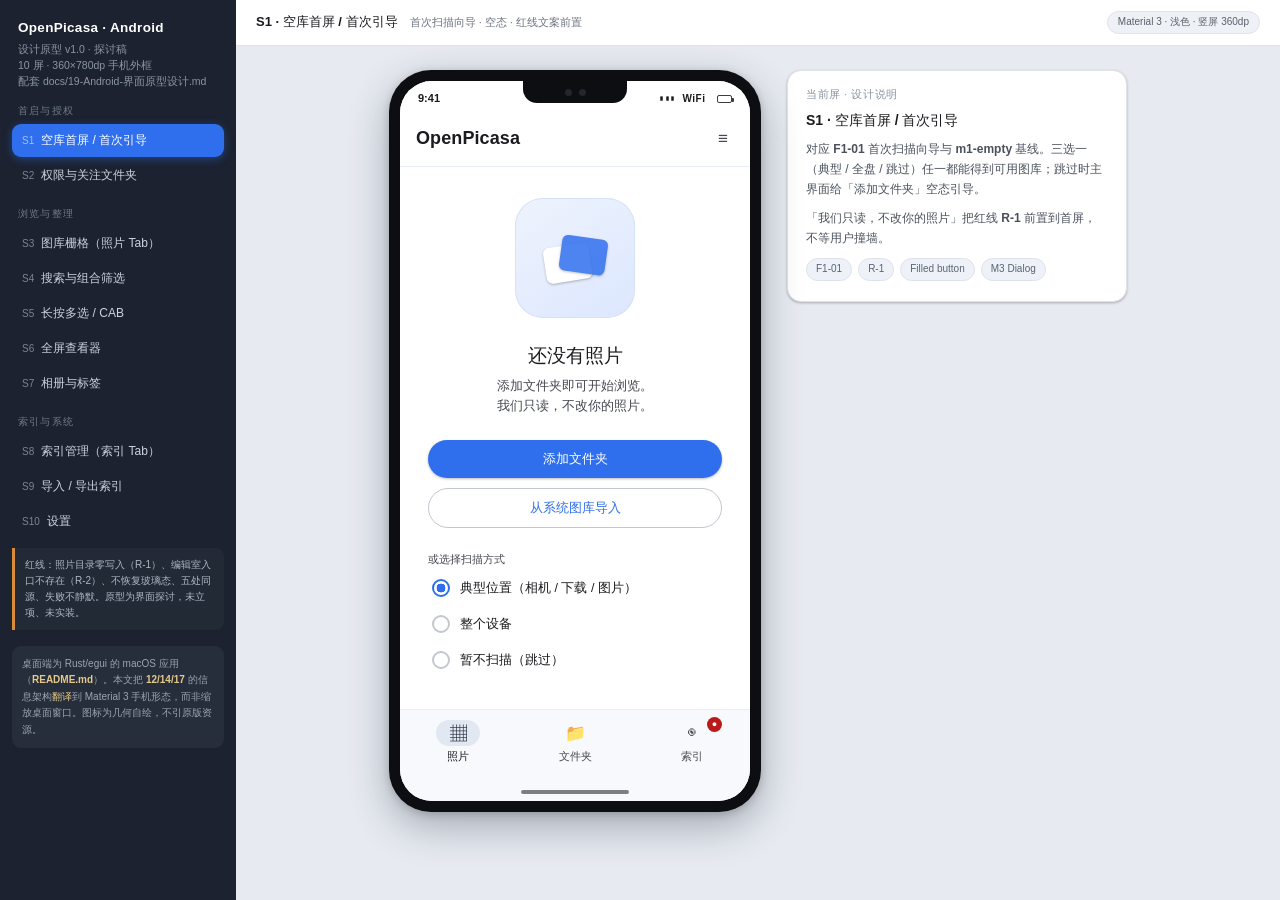
<file: docs/prototypes/android-prototype.html>
<!DOCTYPE html>
<html lang="zh-CN">
<head>
<meta charset="UTF-8">
<meta name="viewport" content="width=device-width, initial-scale=1.0">
<title>OpenPicasa · Android 端设计原型（10 屏 · 探讨稿）</title>
<style>
  :root{
    /* Material 3 浅色基线（单色主题，不引彩色顶栏/玻璃态） */
    --md-primary:#2f6fed; --md-on-primary:#ffffff; --md-primary-container:#dce7ff;
    --md-on-primary-container:#0a2c66;
    --md-surface:#ffffff; --md-surface-1:#f7f9fc; --md-surface-2:#f0f3f8; --md-surface-3:#e8edf5;
    --md-on-surface:#1b1b1f; --md-on-surface-var:#44474f; --md-outline:#c3c7d0;
    --md-secondary-container:#e2e8f2; --md-on-secondary-container:#2a3140;
    --md-danger:#ba1a1a; --md-ok:#1b7f4b; --md-warn:#9a6700;
    --md-star:#f2a63b; --md-sel:#2f6fed; --ph:#d9dee6; --ph2:#c9d0da;
    --shadow:0 1px 3px rgba(0,0,0,.18),0 1px 2px rgba(0,0,0,.10);
    --shadow-lg:0 6px 18px rgba(0,0,0,.22);
    --viewer-bg:#101114;
    font-synthesis:none;
  }
  *{box-sizing:border-box;-webkit-tap-highlight-color:transparent}
  html,body{margin:0;height:100%;font:13px/1.45 -apple-system,"PingFang SC","Microsoft YaHei",Segoe UI,Roboto,sans-serif;color:var(--md-on-surface);background:#e7ebf1}
  .app{display:flex;height:100vh;overflow:hidden}

  /* 左侧屏导航（原型外壳，不是产品界面） */
  .nav{width:236px;flex:none;background:#1c2230;color:#cdd3dc;padding:16px 12px;overflow:auto}
  .nav h1{font-size:13.5px;margin:2px 6px 3px;color:#fff;letter-spacing:.3px}
  .nav .sub{font-size:10.5px;color:#8b95a4;margin:0 6px 12px;line-height:1.55}
  .nav .grp{font-size:9.5px;color:#6f7a89;letter-spacing:1.2px;margin:15px 6px 6px;text-transform:uppercase}
  .nav button{display:block;width:100%;text-align:left;border:0;border-radius:9px;background:transparent;color:#cdd3dc;padding:8px 10px;margin:2px 0;cursor:pointer;font-size:12px;transition:.15s}
  .nav button:hover{background:#2b3341;color:#fff}
  .nav button.active{background:var(--md-primary);color:#fff;box-shadow:0 2px 8px rgba(47,111,237,.45)}
  .nav button .sid{opacity:.55;font-size:10px;margin-right:7px;font-variant-numeric:tabular-nums}
  .nav .note{margin-top:16px;padding:10px;background:#262e3b;border-radius:9px;font-size:10px;color:#9aa4b2;line-height:1.65}
  .nav .note b{color:#e6c98a}
  .nav .redline{margin-top:10px;padding:9px 10px;border-left:3px solid #d98b3a;background:#222a36;border-radius:0 8px 8px 0;font-size:10px;color:#aeb7c4;line-height:1.6}

  /* 右侧舞台 */
  .stage{flex:1;display:flex;flex-direction:column;min-width:0}
  .stage-bar{height:46px;flex:none;background:#fff;border-bottom:1px solid #dfe3ea;display:flex;align-items:center;gap:12px;padding:0 20px}
  .stage-bar .t{font-weight:600;font-size:13px}
  .stage-bar .d{font-size:11px;color:#6b7280}
  .stage-bar .tag{margin-left:auto;font-size:10px;color:#5a616b;background:#eef1f6;border:1px solid #dfe3ea;padding:3px 10px;border-radius:20px}
  .canvas{flex:1;overflow:auto;padding:24px;display:flex;align-items:flex-start;justify-content:center;gap:26px;flex-wrap:wrap}

  /* 手机外框 */
  .device{width:372px;flex:none;background:#0c0e12;border-radius:42px;padding:11px;box-shadow:0 14px 40px rgba(20,28,44,.32),0 2px 8px rgba(0,0,0,.18);position:relative}
  .device .notch{position:absolute;top:11px;left:50%;transform:translateX(-50%);width:104px;height:22px;background:#0c0e12;border-bottom-left-radius:14px;border-bottom-right-radius:14px;z-index:40;display:flex;align-items:center;justify-content:center;gap:7px}
  .device .notch i{width:7px;height:7px;border-radius:50%;background:#23262e;display:block}
  .phone{width:350px;height:720px;background:var(--md-surface);border-radius:32px;overflow:hidden;position:relative;display:flex;flex-direction:column}

  /* 状态栏 */
  .statusbar{height:30px;flex:none;display:flex;align-items:center;justify-content:space-between;padding:6px 18px 0;font-size:11px;font-weight:600;color:#1b1b1f;z-index:30;background:var(--md-surface)}
  .statusbar.dark{color:#f2f2f4;background:transparent}
  .statusbar .icons{display:flex;gap:5px;align-items:center;font-size:10px;letter-spacing:.5px}
  .statusbar .bat{width:15px;height:8px;border:1.4px solid currentColor;border-radius:2px;position:relative;opacity:.85}
  .statusbar .bat:after{content:"";position:absolute;right:-3px;top:1.5px;width:2px;height:4px;background:currentColor;border-radius:0 1px 1px 0}
  .statusbar.dark .bat:after{background:currentColor}

  /* 内容区 */
  .content{flex:1;min-height:0;position:relative;overflow:hidden}
  .screen{position:absolute;inset:0;display:none;flex-direction:column;overflow:hidden}
  .screen.active{display:flex;animation:fade .18s ease}
  @keyframes fade{from{opacity:0;transform:translateY(5px)}to{opacity:1;transform:none}}

  /* TopAppBar */
  .appbar{height:56px;flex:none;display:flex;align-items:center;gap:6px;padding:0 8px 0 16px;background:var(--md-surface);border-bottom:1px solid var(--md-surface-3)}
  .appbar .title{font-size:18px;font-weight:600;letter-spacing:.1px;flex:1;min-width:0}
  .appbar .ic{width:38px;height:38px;border:0;background:transparent;border-radius:50%;display:inline-flex;align-items:center;justify-content:center;cursor:pointer;color:var(--md-on-surface-var);font-size:17px;flex:none}
  .appbar .ic:hover{background:var(--md-surface-2)}
  .appbar.sel{background:var(--md-primary-container);color:var(--md-on-primary-container)}

  .scroll{flex:1;min-height:0;overflow:auto;padding:0 0 8px}
  .scroll::-webkit-scrollbar{width:0}

  /* 底部导航 */
  .bottomnav{height:74px;flex:none;background:var(--md-surface-1);border-top:1px solid var(--md-surface-3);display:flex;align-items:flex-start;padding-top:7px;position:relative}
  .bottomnav .tab{flex:1;border:0;background:transparent;display:flex;flex-direction:column;align-items:center;gap:3px;cursor:pointer;color:var(--md-on-surface-var);font-size:11px;position:relative;padding:3px 0}
  .bottomnav .tab .ico{width:44px;height:26px;border-radius:14px;display:flex;align-items:center;justify-content:center;font-size:17px;transition:.15s}
  .bottomnav .tab.active .ico{background:var(--md-secondary-container);color:var(--md-on-secondary-container)}
  .bottomnav .tab.active{color:var(--md-on-surface);font-weight:600}
  .bottomnav .tab .badge{position:absolute;top:0;right:24%;min-width:15px;height:15px;border-radius:8px;background:#ba1a1a;color:#fff;font-size:9px;line-height:15px;text-align:center;font-weight:700}
  .gesturebar{height:18px;flex:none;display:flex;align-items:center;justify-content:center;background:var(--md-surface-1)}
  .gesturebar .pill{width:108px;height:4px;border-radius:3px;background:#1b1b1f;opacity:.55}
  .gesturebar.dark{background:var(--viewer-bg)}
  .gesturebar.dark .pill{background:#f2f2f4;opacity:.6}

  /* 通用 M3 控件 */
  .btn{border:0;border-radius:20px;padding:10px 20px;cursor:pointer;font-size:13px;font-weight:600;transition:.12s;white-space:nowrap;font-family:inherit}
  .btn:active{transform:scale(.97)}
  .btn.filled{background:var(--md-primary);color:var(--md-on-primary);box-shadow:var(--shadow)}
  .btn.tonal{background:var(--md-secondary-container);color:var(--md-on-secondary-container)}
  .btn.outlined{background:transparent;color:var(--md-primary);border:1px solid var(--md-outline)}
  .btn.text{background:transparent;color:var(--md-primary)}
  .btn.danger{background:var(--md-danger);color:#fff}
  .btn.sm{padding:7px 14px;font-size:11.5px}
  .btn.block{width:100%;text-align:center}
  .chip{display:inline-flex;align-items:center;gap:5px;border-radius:8px;padding:6px 11px;font-size:11.5px;background:var(--md-surface-2);border:1px solid var(--md-outline);cursor:pointer;font-family:inherit}
  .chip.on{background:var(--md-secondary-container);border-color:transparent;color:var(--md-on-secondary-container);font-weight:600}
  .chip .x{opacity:.55;font-size:12px}
  .fab{position:absolute;right:16px;bottom:16px;width:56px;height:56px;border-radius:16px;background:var(--md-primary-container);color:var(--md-on-primary-container);border:0;box-shadow:var(--shadow-lg);font-size:26px;cursor:pointer;z-index:12;display:flex;align-items:center;justify-content:center}
  .fab:active{transform:scale(.95)}
  .card{background:var(--md-surface);border:1px solid var(--md-surface-3);border-radius:14px;box-shadow:var(--shadow);overflow:hidden}
  .section{padding:14px 16px 6px;font-size:11px;color:var(--md-on-surface-var);font-weight:600;letter-spacing:.4px}
  .row{display:flex;align-items:center;gap:12px;padding:12px 16px;border-bottom:1px solid var(--md-surface-2)}
  .row .lead{width:34px;height:34px;border-radius:10px;background:var(--md-surface-2);display:flex;align-items:center;justify-content:center;font-size:16px;flex:none}
  .row .txt{flex:1;min-width:0}
  .row .txt .a{font-size:13px;font-weight:500}
  .row .txt .b{font-size:11px;color:var(--md-on-surface-var);margin-top:2px;line-height:1.4}
  .row .trail{font-size:11px;color:var(--md-on-surface-var);flex:none}
  .divider{height:1px;background:var(--md-surface-2);margin:4px 0}
  .pill-num{background:var(--md-primary-container);color:var(--md-on-primary-container);border-radius:20px;padding:2px 9px;font-size:10.5px;font-weight:700}

  /* 说明卡（原型外壳，随屏显示在右侧） */
  .spec{width:340px;flex:none;background:#fff;border:1px solid #dfe3ea;border-radius:14px;padding:16px 18px;box-shadow:var(--shadow);align-self:flex-start}
  .spec h3{margin:0 0 4px;font-size:14px}
  .spec .k{font-size:10.5px;color:#8a93a0;letter-spacing:.6px;text-transform:uppercase;margin-bottom:8px}
  .spec p{font-size:12px;color:#4a515c;line-height:1.7;margin:8px 0}
  .spec ul{margin:8px 0;padding-left:18px}
  .spec li{font-size:12px;color:#4a515c;line-height:1.75;margin-bottom:3px}
  .spec .tagrow{display:flex;flex-wrap:wrap;gap:6px;margin:10px 0 4px}
  .spec .tg{font-size:10px;background:#eef2f8;border:1px solid #dde3ec;border-radius:20px;padding:3px 9px;color:#5a6472}
  .spec .red{background:#fff4e6;border-left:3px solid #d98b3a;padding:8px 10px;border-radius:0 8px 8px 0;font-size:11.5px;color:#7a5a2a;line-height:1.6;margin-top:10px}

  /* ===== 各屏专用 ===== */
  /* 空态 */
  .empty-wrap{flex:1;display:flex;flex-direction:column;align-items:center;justify-content:center;padding:0 28px;text-align:center;gap:6px}
  .empty-art{width:120px;height:120px;border-radius:28px;background:linear-gradient(145deg,#eef3fc,#dce7ff);display:flex;align-items:center;justify-content:center;font-size:52px;margin-bottom:12px;box-shadow:inset 0 0 0 1px #d6e2f7;position:relative}
  .empty-art .ph1{position:absolute;width:46px;height:36px;border-radius:6px;background:#fff;box-shadow:var(--shadow);transform:rotate(-9deg) translate(-8px,4px)}
  .empty-art .ph2{position:absolute;width:46px;height:36px;border-radius:6px;background:var(--md-primary);opacity:.85;box-shadow:var(--shadow);transform:rotate(8deg) translate(8px,-4px)}
  .empty-wrap h2{font-size:19px;margin:6px 0 0}
  .empty-wrap .muted{font-size:12.5px;color:var(--md-on-surface-var);line-height:1.6;max-width:250px}
  .empty-actions{display:flex;flex-direction:column;gap:10px;width:100%;margin-top:18px}
  .scan-opts{margin-top:18px;width:100%;text-align:left}
  .scan-opt{display:flex;align-items:center;gap:10px;padding:9px 4px;font-size:12.5px;cursor:pointer}
  .scan-opt .radio{width:18px;height:18px;border:2px solid var(--md-outline);border-radius:50%;flex:none}
  .scan-opt.on .radio{border-color:var(--md-primary);background:radial-gradient(circle,var(--md-primary) 0 45%,transparent 46%)}

  /* 图库栅格 */
  .lib-head{padding:8px 16px 10px}
  .lib-head .l1{font-size:20px;font-weight:700}
  .lib-head .l2{font-size:11.5px;color:var(--md-on-surface-var);margin-top:2px}
  .grouphead{position:sticky;top:0;background:var(--md-surface-1);padding:9px 16px;font-size:12px;font-weight:600;display:flex;align-items:center;gap:8px;z-index:5;border-bottom:1px solid var(--md-surface-2)}
  .grouphead .sp{flex:1}
  .grouphead .cnt{font-weight:400;color:var(--md-on-surface-var);font-size:11px}
  .grid{display:grid;gap:4px;padding:4px}
  .grid.c4{grid-template-columns:repeat(4,1fr)}
  .grid.c3{grid-template-columns:repeat(3,1fr)}
  .grid.c2{grid-template-columns:repeat(2,1fr)}
  .cell{position:relative;aspect-ratio:1;background:var(--ph);border-radius:8px;overflow:hidden;cursor:pointer}
  .cell .img{position:absolute;inset:0;display:flex;align-items:center;justify-content:center;font-size:26px;color:#fff;opacity:.0}
  .cell .tone{position:absolute;inset:0}
  .cell .fname{position:absolute;bottom:0;left:0;right:0;font-size:8px;color:#fff;background:linear-gradient(transparent,rgba(0,0,0,.5));padding:8px 4px 3px;white-space:nowrap;overflow:hidden;text-overflow:ellipsis}
  .cell .star{position:absolute;top:3px;right:3px;font-size:12px;color:var(--md-star);text-shadow:0 1px 2px rgba(0,0,0,.4)}
  .cell .selmark{position:absolute;top:4px;left:4px;width:17px;height:17px;border-radius:50%;border:2px solid #fff;background:rgba(0,0,0,.25);display:none;align-items:center;justify-content:center;font-size:10px;color:#fff}
  .cell .selmark.check{background:var(--md-sel);border-color:#fff}
  .cell.selected .selmark{display:flex}
  .cell.selected{outline:3px solid var(--md-sel);outline-offset:-3px}
  .cell.broken{background:repeating-linear-gradient(45deg,#eceff4,#eceff4 8px,#e2e6ed 8px,#e2e6ed 16px)}
  .cell.broken .img{opacity:.5;color:#9aa3b0;font-size:18px}
  .density{display:flex;gap:6px;align-items:center;padding:6px 16px;font-size:11px;color:var(--md-on-surface-var)}
  .density .seg{display:flex;background:var(--md-surface-2);border-radius:20px;padding:2px}
  .density .seg button{border:0;background:transparent;border-radius:18px;padding:4px 12px;font-size:10.5px;cursor:pointer;font-family:inherit;color:var(--md-on-surface-var)}
  .density .seg button.on{background:var(--md-secondary-container);color:var(--md-on-secondary-container);font-weight:700}

  /* 搜索 / 筛选 */
  .searchbar{display:flex;align-items:center;gap:8px;padding:8px 12px 4px}
  .searchbar .field{flex:1;display:flex;align-items:center;gap:8px;background:var(--md-surface-2);border-radius:28px;padding:9px 14px;font-size:13px}
  .searchbar .field input{border:0;background:transparent;outline:none;flex:1;font-size:13px;font-family:inherit;min-width:0}
  .scope{padding:4px 16px 8px;font-size:11.5px;color:var(--md-on-surface-var);display:flex;gap:14px;align-items:center}
  .filter-panel{margin:6px 12px;padding:12px;border-radius:14px;background:var(--md-surface-2)}
  .filter-panel .fl{display:flex;align-items:center;gap:8px;margin-bottom:9px;font-size:11.5px}
  .filter-panel .fl .lb{width:40px;color:var(--md-on-surface-var);flex:none}
  .filter-panel .chips{display:flex;flex-wrap:wrap;gap:6px;flex:1}
  .filter-panel .actions{display:flex;justify-content:space-between;margin-top:6px}
  .result-head{padding:8px 16px;font-size:12px;font-weight:600;display:flex;align-items:center;gap:8px}
  .noresult{text-align:center;padding:40px 20px;color:var(--md-on-surface-var)}
  .noresult .big{font-size:38px;margin-bottom:8px}

  /* 多选 CAB */
  .cab-actions{display:flex;gap:8px;padding:8px 16px;overflow:auto}
  .cab-bottom{height:64px;flex:none;background:var(--md-surface-1);border-top:1px solid var(--md-surface-3);display:flex;align-items:center;justify-content:space-around;padding:0 6px}
  .cab-bottom .act{display:flex;flex-direction:column;align-items:center;gap:3px;border:0;background:transparent;cursor:pointer;font-size:10px;color:var(--md-on-surface-var);font-family:inherit;flex:1}
  .cab-bottom .act .i{width:34px;height:34px;border-radius:10px;background:var(--md-surface-2);display:flex;align-items:center;justify-content:center;font-size:16px}
  .cab-bottom .act.del{color:var(--md-danger)}
  .cab-bottom .act.del .i{background:#fbe9e7}

  /* 查看器 */
  .viewer{background:var(--viewer-bg);height:100%;display:flex;flex-direction:column;position:relative}
  .viewer .vtop{height:50px;display:flex;align-items:center;gap:6px;padding:0 10px;color:#f2f2f4;z-index:5}
  .viewer .vtop .ic{width:38px;height:38px;border:0;background:transparent;color:#f2f2f4;border-radius:50%;font-size:17px;cursor:pointer}
  .viewer .vtop .sp{flex:1}
  .viewer .vtop .cnt{font-size:12px;opacity:.85}
  .viewer .vstage{flex:1;display:flex;align-items:center;justify-content:center;position:relative;overflow:hidden}
  .viewer .vphoto{width:86%;aspect-ratio:4/3;border-radius:6px;background:linear-gradient(135deg,#3a4a63,#6d5b73 45%,#c98b5e);box-shadow:0 10px 40px rgba(0,0,0,.6);display:flex;align-items:center;justify-content:center;color:rgba(255,255,255,.55);font-size:13px;transition:transform .18s ease}
  .viewer .vphoto.zoom{transform:scale(1.45)}
  .viewer .vhint{position:absolute;bottom:8px;left:0;right:0;text-align:center;color:rgba(255,255,255,.5);font-size:10.5px}
  .viewer .vnav{position:absolute;top:50%;transform:translateY(-50%);width:34px;height:34px;border-radius:50%;background:rgba(255,255,255,.12);border:0;color:#fff;font-size:16px;cursor:pointer}
  .viewer .vnav.l{left:6px}.viewer .vnav.r{right:6px}
  .viewer .sheet{background:#1c1e22;color:#e8e9ec;border-radius:20px 20px 0 0;padding:8px 16px 14px;max-height:56%;overflow:auto;transition:transform .25s ease;transform:translateY(0)}
  .viewer .sheet.hidden{transform:translateY(105%);position:absolute;left:0;right:0;bottom:0}
  .viewer .sheet .handle{width:36px;height:4px;border-radius:3px;background:#55585f;margin:4px auto 10px}
  .viewer .sheet .st{display:flex;align-items:center;gap:8px;font-size:13px;font-weight:600;margin-bottom:4px}
  .viewer .sheet .meta{font-size:11px;color:#a9adb5;line-height:1.9}
  .viewer .sheet .tags{display:flex;flex-wrap:wrap;gap:6px;margin-top:8px}
  .viewer .sheet .tags .tg{background:#2c2f35;border:1px solid #3a3e45;border-radius:8px;padding:4px 9px;font-size:10.5px;color:#cfd3da}
  .viewer .sheet .src{display:inline-flex;align-items:center;gap:5px;font-size:10.5px;color:#9fd3b0;margin-top:8px}

  /* 相册卡片 */
  .albums{display:grid;grid-template-columns:1fr 1fr;gap:10px;padding:12px 14px}
  .album{background:var(--md-surface-2);border-radius:14px;overflow:hidden;cursor:pointer;position:relative}
  .album .cover{aspect-ratio:1.2;display:flex;align-items:center;justify-content:center;font-size:30px;color:rgba(255,255,255,.8)}
  .album .cap{padding:8px 10px;background:var(--md-surface)}
  .album .cap .n{font-size:12.5px;font-weight:600}
  .album .cap .c{font-size:10.5px;color:var(--md-on-surface-var)}
  .album.new{display:flex;align-items:center;justify-content:center;border:2px dashed var(--md-outline);background:transparent;color:var(--md-primary);flex-direction:column;gap:6px;font-size:12px;min-height:120px}
  .album.new .plus{font-size:30px}
  .segtabs{display:flex;gap:4px;padding:8px 14px 0}
  .segtabs button{flex:1;border:0;border-bottom:2px solid transparent;background:transparent;padding:9px;font-size:12.5px;cursor:pointer;font-family:inherit;color:var(--md-on-surface-var)}
  .segtabs button.on{color:var(--md-primary);border-color:var(--md-primary);font-weight:700}

  /* 索引页 */
  .idx-summary{margin:12px 14px;padding:14px;border-radius:16px;background:var(--md-primary-container);color:var(--md-on-primary-container)}
  .idx-summary .big{font-size:22px;font-weight:700}
  .idx-summary .sub{font-size:11px;opacity:.8;margin-top:2px}
  .progress{height:8px;border-radius:5px;background:rgba(47,111,237,.18);margin:12px 0 6px;overflow:hidden}
  .progress .bar{height:100%;background:var(--md-primary);border-radius:5px;transition:width .3s}
  .idx-state{display:flex;align-items:center;gap:8px;font-size:12px;font-weight:600}
  .idx-state .dot{width:9px;height:9px;border-radius:50%;background:var(--md-primary)}
  .idx-actions{display:flex;gap:8px;margin-top:12px;flex-wrap:wrap}
  .idxtabs{display:flex;gap:2px;padding:0 10px;border-bottom:1px solid var(--md-surface-2);overflow:auto}
  .idxtabs button{border:0;background:transparent;padding:10px 10px;font-size:11.5px;cursor:pointer;font-family:inherit;color:var(--md-on-surface-var);white-space:nowrap;border-bottom:2px solid transparent}
  .idxtabs button.on{color:var(--md-primary);border-color:var(--md-primary);font-weight:700}
  .offline .lead{background:#f0e9dd}
  .fail-item{font-size:11px;color:var(--md-on-surface-var);padding:7px 16px;display:flex;gap:8px;align-items:center;border-bottom:1px solid var(--md-surface-2)}
  .fail-item .fx{color:var(--md-danger);font-weight:700}
  .state-select{font-size:11px;border:1px solid var(--md-outline);border-radius:8px;padding:5px 7px;font-family:inherit;background:var(--md-surface)}

  /* 导入导出 / 设置 */
  .stepper{display:flex;gap:4px;align-items:center;justify-content:center;padding:12px 14px;font-size:10.5px;color:var(--md-on-surface-var)}
  .stepper .s{width:24px;height:24px;border-radius:50%;background:var(--md-surface-2);display:flex;align-items:center;justify-content:center;font-weight:700}
  .stepper .s.done{background:var(--md-ok);color:#fff}
  .stepper .s.cur{background:var(--md-primary);color:#fff}
  .stepper .ln{width:14px;height:2px;background:var(--md-outline)}
  .confirm-box{margin:12px 14px;padding:14px;border-radius:14px;background:#fff7ed;border:1px solid #f0d8b0}
  .confirm-box .h{font-size:13px;font-weight:700;color:#8a5a12}
  .confirm-box .b{font-size:11.5px;color:#7a5a2a;line-height:1.6;margin-top:6px}
  .result-line{display:flex;gap:8px;padding:9px 16px;font-size:12px;border-bottom:1px solid var(--md-surface-2)}
  .result-line .ok{color:var(--md-ok);font-weight:700}
  .setting-row{display:flex;align-items:center;gap:12px;padding:13px 16px;border-bottom:1px solid var(--md-surface-2)}
  .setting-row .txt{flex:1}
  .setting-row .txt .a{font-size:13px}
  .setting-row .txt .b{font-size:10.5px;color:var(--md-on-surface-var);margin-top:2px}
  .setting-row .val{font-size:11.5px;color:var(--md-primary);font-weight:600}
  .switch{width:38px;height:22px;border-radius:14px;background:var(--md-surface-3);border:1px solid var(--md-outline);position:relative;cursor:pointer;flex:none}
  .switch.on{background:var(--md-primary);border-color:var(--md-primary)}
  .switch .knob{position:absolute;top:2px;left:2px;width:16px;height:16px;border-radius:50%;background:#fff;transition:.15s}
  .switch.on .knob{left:18px}
  .about{text-align:center;padding:18px;color:var(--md-on-surface-var);font-size:11px;line-height:1.8}
  .about .logo{width:52px;height:52px;border-radius:14px;background:linear-gradient(145deg,#eef3fc,#dce7ff);display:flex;align-items:center;justify-content:center;font-size:24px;margin:0 auto 8px}

  /* 小 toast */
  .toast{position:absolute;left:16px;right:16px;bottom:86px;background:#2b2f36;color:#fff;border-radius:10px;padding:10px 14px;font-size:11.5px;box-shadow:var(--shadow-lg);z-index:50;display:none;align-items:center;gap:8px}
  .toast.show{display:flex;animation:fade .2s ease}

  /* 二次确认 dialog */
  .dialog-bg{position:absolute;inset:0;background:rgba(0,0,0,.4);z-index:60;display:none;align-items:center;justify-content:center;padding:24px}
  .dialog-bg.show{display:flex}
  .dialog{background:var(--md-surface);border-radius:20px;padding:20px;width:100%;max-width:300px;box-shadow:var(--shadow-lg)}
  .dialog h4{margin:0 0 8px;font-size:16px}
  .dialog p{font-size:12px;color:var(--md-on-surface-var);line-height:1.6;margin:0 0 16px}
  .dialog .acts{display:flex;justify-content:flex-end;gap:6px}

  @media(max-width:820px){
    .nav{width:170px}.spec{display:none}.canvas{padding:14px;gap:14px}
  }

  /* 出图模式：?screen=xxx&shot=1 —— 只留手机外框，供逐屏导出 PNG 原型图 */
  body.shot{background:#eef1f6}
  body.shot .nav,body.shot .stage-bar,body.shot .spec{display:none!important}
  body.shot .app{display:block;height:auto;overflow:visible}
  body.shot .stage{display:block}
  body.shot .canvas{min-height:100vh;align-items:flex-start;justify-content:center;background:#eef1f6;overflow:visible;
    padding:0;display:flex;width:100vw}
  body.shot .device{margin:0 auto;box-shadow:none}
</style>
</head>
<body>
<div class="app">
  <!-- 屏导航（原型外壳） -->
  <div class="nav">
    <h1>OpenPicasa · Android</h1>
    <div class="sub">设计原型 v1.0 · 探讨稿<br>10 屏 · 360×780dp 手机外框<br>配套 docs/19-Android-界面原型设计.md</div>
    <div class="grp">首启与授权</div>
    <button data-go="empty" class="active"><span class="sid">S1</span>空库首屏 / 首次引导</button>
    <button data-go="perm"><span class="sid">S2</span>权限与关注文件夹</button>
    <div class="grp">浏览与整理</div>
    <button data-go="library"><span class="sid">S3</span>图库栅格（照片 Tab）</button>
    <button data-go="search"><span class="sid">S4</span>搜索与组合筛选</button>
    <button data-go="select"><span class="sid">S5</span>长按多选 / CAB</button>
    <button data-go="viewer"><span class="sid">S6</span>全屏查看器</button>
    <button data-go="albums"><span class="sid">S7</span>相册与标签</button>
    <div class="grp">索引与系统</div>
    <button data-go="index"><span class="sid">S8</span>索引管理（索引 Tab）</button>
    <button data-go="transfer"><span class="sid">S9</span>导入 / 导出索引</button>
    <button data-go="settings"><span class="sid">S10</span>设置</button>
    <div class="redline"><b>红线</b>：照片目录零写入（R-1）、编辑室入口不存在（R-2）、不恢复玻璃态、五处同源、失败不静默。原型为界面探讨，未立项、未实装。</div>
    <div class="note">桌面端为 Rust/egui 的 macOS 应用（<b>README.md</b>）。本文把 <b>12/14/17</b> 的信息架构<b>翻译</b>到 Material 3 手机形态，而非缩放桌面窗口。图标为几何自绘，不引原版资源。</div>
  </div>

  <!-- 舞台 -->
  <div class="stage">
    <div class="stage-bar">
      <span class="t" id="stageTitle">S1 · 空库首屏 / 首次引导</span>
      <span class="d" id="stageDesc">首次扫描向导 · 空态 · 红线文案前置</span>
      <span class="tag">Material 3 · 浅色 · 竖屏 360dp</span>
    </div>
    <div class="canvas">
      <!-- 手机外框 -->
      <div class="device">
        <div class="notch"><i></i><i></i></div>
        <div class="phone">
          <!-- 状态栏 -->
          <div class="statusbar" id="statusbar">
            <span id="clock">9:41</span>
            <span class="icons">▮▮▮ &nbsp;WiFi &nbsp;<span class="bat"></span></span>
          </div>

          <!-- 内容：10 屏 -->
          <div class="content" id="content">

            <!-- S1 空库首屏 -->
            <div class="screen active" data-screen="empty">
              <div class="appbar"><div class="title">OpenPicasa</div><button class="ic" title="菜单">≡</button></div>
              <div class="empty-wrap">
                <div class="empty-art"><span class="ph1"></span><span class="ph2"></span></div>
                <h2>还没有照片</h2>
                <div class="muted">添加文件夹即可开始浏览。<br><b>我们只读，不改你的照片。</b></div>
                <div class="empty-actions">
                  <button class="btn filled block" data-go="perm">添加文件夹</button>
                  <button class="btn outlined block" data-toast="从系统图库导入（原型演示）">从系统图库导入</button>
                </div>
                <div class="scan-opts">
                  <div style="font-size:11px;color:var(--md-on-surface-var);margin-bottom:2px">或选择扫描方式</div>
                  <div class="scan-opt on"><span class="radio"></span>典型位置（相机 / 下载 / 图片）</div>
                  <div class="scan-opt"><span class="radio"></span>整个设备</div>
                  <div class="scan-opt"><span class="radio"></span>暂不扫描（跳过）</div>
                </div>
              </div>
              <div class="bottomnav" data-nav></div>
              <div class="gesturebar"><div class="pill"></div></div>
            </div>

            <!-- S2 权限与关注文件夹 -->
            <div class="screen" data-screen="perm">
              <div class="appbar"><button class="ic" data-back="library">←</button><div class="title">关注文件夹</div><button class="ic" data-toast="通过系统选择器添加目录（SAF）">＋</button></div>
              <div class="scroll">
                <div style="margin:12px 14px;padding:14px;border-radius:14px;background:var(--md-secondary-container)">
                  <div style="font-size:12.5px;font-weight:700;margin-bottom:6px">ⓘ 为什么要权限</div>
                  <div style="font-size:11.5px;line-height:1.7;color:var(--md-on-surface-var)">OpenPicasa 只读取照片与 EXIF，用于生成缩略图与索引。<b>不会写入 / 删除 / 重命名原图。</b></div>
                  <button class="btn tonal sm" style="margin-top:10px" data-toast="已授予照片与媒体权限（原型演示）">授予照片权限</button>
                </div>
                <div class="section">已添加的目录 · 3</div>
                <div class="card" style="margin:0 14px">
                  <div class="row"><div class="lead">📁</div><div class="txt"><div class="a">DCIM / Camera</div><div class="b">● 已索引 · 包含子文件夹</div></div><div class="trail">1204 张</div></div>
                  <div class="row"><div class="lead">📁</div><div class="txt"><div class="a">Pictures / 旅行</div><div class="b">● 监视中 · 3 个子目录</div></div><div class="trail">318 张</div></div>
                  <div class="row offline"><div class="lead">📁</div><div class="txt"><div class="a">U盘 / 照片</div><div class="b">○ 离线 · 断开后自动重扫</div></div><div class="trail">—</div></div>
                </div>
                <div style="margin:12px 14px">
                  <button class="btn outlined block" data-toast="打开系统文件选择器（SAF）">＋ 通过系统选择器添加目录</button>
                </div>
                <div class="setting-row" style="margin:0 14px;border:1px solid var(--md-surface-3);border-radius:12px">
                  <div class="txt"><div class="a">包含子文件夹</div><div class="b">递归显示整棵子树（F1-02）</div></div>
                  <div class="switch on" data-switch><div class="knob"></div></div>
                </div>
              </div>
              <div class="bottomnav" data-nav></div>
              <div class="gesturebar"><div class="pill"></div></div>
            </div>

            <!-- S3 图库栅格 -->
            <div class="screen" data-screen="library">
              <div class="appbar">
                <div class="title" style="font-size:17px">OpenPicasa</div>
                <button class="ic" data-go="search" title="搜索">🔍</button>
                <button class="ic" id="densityBtn" title="密度">▦</button>
                <button class="ic" data-toast="溢出菜单：排序 / 布局 / 设置">≡</button>
              </div>
              <div class="lib-head"><div class="l1">所有照片</div><div class="l2">2,718 张 · 2026 年 11 月</div></div>
              <div class="density">缩略图密度
                <div class="seg" id="densitySeg">
                  <button data-col="4">小</button><button class="on" data-col="3">中</button><button data-col="2">大</button>
                </div>
                <span style="flex:1"></span><span id="colHint">3 列</span>
              </div>
              <div class="scroll">
                <div class="grouphead">2026 年 11 月 <span class="cnt">· 共 86 张</span><span class="sp"></span><span style="font-size:11px">⌄</span></div>
                <div class="grid c3" id="mainGrid"></div>
                <div class="grouphead">2026 年 10 月 <span class="cnt">· 共 412 张</span><span class="sp"></span><span style="font-size:11px">⌄</span></div>
                <div class="grid c3" data-extra></div>
              </div>
              <button class="fab" data-toast="导入 / 添加照片（原型演示）">＋</button>
              <div class="bottomnav" data-nav></div>
              <div class="gesturebar"><div class="pill"></div></div>
            </div>

            <!-- S4 搜索与组合筛选 -->
            <div class="screen" data-screen="search">
              <div class="appbar" style="padding-right:12px">
                <button class="ic" data-back="library">←</button>
                <div class="field" style="flex:1;display:flex;align-items:center;gap:6px;background:var(--md-surface-2);border-radius:28px;padding:8px 12px"><span style="opacity:.6">🔍</span><input id="searchInput" placeholder="搜索照片、文件夹、日期"><button class="ic" style="width:26px;height:26px" data-clear-search>✕</button></div>
              </div>
              <div class="scope">范围：<b>当前视图</b> · 全库 &nbsp;|&nbsp; <span class="pill-num">128 张</span></div>
              <div class="scroll">
                <div class="section">近期搜索</div>
                <div style="padding:0 14px;display:flex;gap:7px;flex-wrap:wrap">
                  <span class="chip">海边 <span class="x">✕</span></span><span class="chip">2026-10 <span class="x">✕</span></span><span class="chip">IMG_20 <span class="x">✕</span></span>
                </div>
                <div class="filter-panel">
                  <div class="fl"><span class="lb">日期</span><div class="chips"><span class="chip">起始</span><span class="chip">结束</span></div></div>
                  <div class="fl"><span class="lb">类型</span><div class="chips"><span class="chip on">JPEG</span><span class="chip">PNG</span><span class="chip">RAW</span><span class="chip">视频</span></div></div>
                  <div class="fl"><span class="lb">星标</span><div class="chips"><span class="chip">★ 仅星标</span></div></div>
                  <div class="fl"><span class="lb">标签</span><div class="chips"><span class="chip on">旅行</span><span class="chip">家人</span><span class="chip">＋</span></div></div>
                  <div class="fl"><span class="lb">排序</span><div class="chips"><span class="chip on">拍摄日期 ↓</span></div></div>
                  <div class="actions"><button class="btn text sm" data-clear-filter>清除全部</button><button class="btn filled sm" data-toast="应用筛选（原型演示）">应用筛选</button></div>
                </div>
                <div class="result-head" id="resultHead">找到 128 张 <span style="font-weight:400;color:var(--md-on-surface-var)">· 文件名 / 文件夹 / EXIF 日期</span></div>
                <div class="grid c3" id="resultGrid"></div>
                <div class="noresult" id="noResult" style="display:none">
                  <div class="big">🕳</div><div style="font-size:13px;font-weight:600">未找到照片</div>
                  <div style="font-size:11px;margin-top:6px">不列出「标签 / 人物」等无数据筛选项（F1-21 验收⑤）</div>
                </div>
                <div style="font-size:10px;color:var(--md-on-surface-var);padding:6px 16px 12px">提示：输入「zzz」可预览无结果空态。</div>
              </div>
              <div class="bottomnav" data-nav></div>
              <div class="gesturebar"><div class="pill"></div></div>
            </div>

            <!-- S5 长按多选 -->
            <div class="screen" data-screen="select">
              <div class="appbar sel"><div class="title" style="font-size:16px" id="selCount">✓ 已选 3 张</div><button class="ic" data-toast="更多：加入托盘 / 全选 / 反选">≡</button></div>
              <div class="cab-actions">
                <button class="btn tonal sm" data-select-all>全选</button>
                <button class="btn tonal sm" data-invert>反选</button>
                <button class="btn text sm" data-back="library">取消</button>
              </div>
              <div class="scroll">
                <div class="grid c3" id="selectGrid"></div>
              </div>
              <div class="cab-bottom">
                <button class="act" data-toast="加星标 ★"><span class="i">★</span>星标</button>
                <button class="act" data-toast="加入相册 ▣"><span class="i">▣</span>相册</button>
                <button class="act" data-toast="打标签 🏷"><span class="i">🏷</span>标签</button>
                <button class="act" data-toast="导出 ⬆"><span class="i">⬆</span>导出</button>
                <button class="act del" data-confirm="删除 3 张照片？|删除仅移出图库或进系统回收站；照片文件不受影响。"><span class="i">🗑</span>删除</button>
              </div>
              <div class="gesturebar"><div class="pill"></div></div>
            </div>

            <!-- S6 查看器 -->
            <div class="screen" data-screen="viewer" style="background:var(--viewer-bg)">
              <div class="viewer">
                <div class="vtop"><button class="ic" data-back="library">←</button><span class="cnt">1 / 2,718</span><span class="sp"></span><button class="ic" data-toast="已加星标 ★">☆</button><button class="ic" data-sheet>ⓘ</button><button class="ic" data-toast="更多">⋯</button></div>
                <div class="vstage">
                  <div class="vphoto" id="vphoto" data-zoom>IMG_2043.JPG · 双击缩放</div>
                  <button class="vnav l" data-page="-1">‹</button>
                  <button class="vnav r" data-page="1">›</button>
                  <div class="vhint">双击缩放 · 左右滑翻页 · 上滑看信息 · 下滑退出</div>
                </div>
                <div class="sheet hidden" id="viewerSheet">
                  <div class="handle"></div>
                  <div class="st">IMG_2043.JPG <span style="font-size:10px;color:#9fd3b0;font-weight:400">● 本机索引</span><span style="flex:1"></span><span style="color:var(--md-star)">★</span></div>
                  <div class="meta">2026-11-02 14:31 · 4032 × 3024 · 4.2 MB<br>相机 Sony A7IV · 镜头 FE 35mm · ISO 200 · f/2.8 · 1/500s<br>GPS 31.23°N 121.47°E（EXIF 方向自动应用）</div>
                  <div class="tags"><span class="tg">旅行</span><span class="tg">海边</span><span class="tg">＋ 添加标签</span></div>
                  <div class="src">● 元数据来源：本机索引（M4-META-*）</div>
                  <button class="btn outlined sm" style="margin-top:10px;color:#cfd3da;border-color:#55585f" data-toast="在系统文件管理器中显示">在系统文件管理器中显示</button>
                  <div style="font-size:10px;color:#7b808a;margin-top:8px">无编辑 / 滤镜 / 旋转写回入口（R-2）；方向只由 EXIF Orientation 决定。</div>
                </div>
              </div>
              <div class="gesturebar dark"><div class="pill"></div></div>
            </div>

            <!-- S7 相册与标签 -->
            <div class="screen" data-screen="albums">
              <div class="appbar"><div class="title">相册与标签</div><button class="ic" data-confirm="新建相册？|相册是虚拟集合，不会在磁盘创建目录。">＋</button></div>
              <div class="segtabs"><button class="on" data-seg="albums">相册</button><button data-seg="tags">标签</button></div>
              <div class="scroll">
                <div class="albums" id="albumGrid">
                  <div class="album" data-confirm="删除相册「旅行 2026」？|删除相册不会删除照片文件（虚拟集合，F5-02）。"><div class="cover" style="background:linear-gradient(135deg,#7aa0d8,#c98b5e)">🏖</div><div class="cap"><div class="n">旅行 2026</div><div class="c">128 张</div></div></div>
                  <div class="album" data-confirm="删除相册「家人」？|删除相册不会删除照片文件。"><div class="cover" style="background:linear-gradient(135deg,#d8a07a,#8a6d9e)">👨‍👩‍👧</div><div class="cap"><div class="n">家人</div><div class="c">64 张</div></div></div>
                  <div class="album" data-confirm="删除相册「海边」？|删除相册不会删除照片文件。"><div class="cover" style="background:linear-gradient(135deg,#6db6a8,#3f6d8e)">🌊</div><div class="cap"><div class="n">海边</div><div class="c">37 张</div></div></div>
                  <div class="album new" data-confirm="新建相册？|相册是虚拟集合，不会在磁盘创建目录。"><div class="plus">＋</div>新建相册</div>
                </div>
                <div id="tagPanel" style="display:none;padding:8px 14px">
                  <div class="section">标签管理</div>
                  <div style="display:flex;gap:7px;flex-wrap:wrap"><span class="chip on">旅行</span><span class="chip on">家人</span><span class="chip on">海边</span><span class="chip">＋ 新建标签</span></div>
                  <div class="divider" style="margin:14px 0"></div>
                  <div style="font-size:11px;color:var(--md-on-surface-var);line-height:1.7">长按标签可改名 / 删除；标签与相册定义落在自家 App 数据库，<b>不写 .picasa.ini</b>（R-1 数据自立）。</div>
                </div>
                <div style="font-size:10.5px;color:var(--md-on-surface-var);padding:6px 16px">长按卡片：改名 / 设封面 / 删除（二次确认）。</div>
              </div>
              <div class="bottomnav" data-nav></div>
              <div class="gesturebar"><div class="pill"></div></div>
            </div>

            <!-- S8 索引管理 -->
            <div class="screen" data-screen="index">
              <div class="appbar"><div class="title">索引管理</div><select class="state-select" id="stateSel" title="六态切换">
                <option>空闲</option><option>准备中</option><option selected>进行中</option><option>成功</option><option>失败</option><option>已取消</option>
              </select><button class="ic" data-toast="菜单：重建索引 / 诊断">≡</button></div>
              <div class="scroll">
                <div class="idx-summary">
                  <div class="big" id="idxBig">2,718 / 2,740</div>
                  <div class="sub">已索引 / 总数 · 缩略图 2,705 · 失败 22 · 待处理 0</div>
                  <div class="progress"><div class="bar" id="idxBar" style="width:99%"></div></div>
                  <div class="idx-state"><span class="dot" id="idxDot"></span><span id="idxStateText">进行中：已处理 2,718 项（不显示 ETA）</span></div>
                  <div class="idx-actions"><button class="btn filled sm" id="idxBtn1">暂停</button><button class="btn tonal sm" id="idxBtn2">继续</button><button class="btn text sm" data-confirm="删除索引？|只删自家索引数据，照片文件不受影响；可重建。">删除索引</button></div>
                </div>
                <div class="idxtabs"><button class="on">总览</button><button>目录</button><button>失败</button><button>任务</button><button>设置</button></div>
                <div class="section">逐文件夹状态</div>
                <div class="card" style="margin:0 14px">
                  <div class="row"><div class="lead">📁</div><div class="txt"><div class="a">DCIM / Camera</div><div class="b">● 已索引 · 监视中</div></div><div class="trail">1204</div></div>
                  <div class="row"><div class="lead">📁</div><div class="txt"><div class="a">Pictures / 旅行</div><div class="b">● 监视中 · 3 个子目录</div></div><div class="trail">318</div></div>
                  <div class="row offline"><div class="lead">📁</div><div class="txt"><div class="a">U盘 / 照片</div><div class="b">○ 离线 · 目录不可访问，恢复后自动重扫（不静默退化）</div></div><div class="trail">—</div></div>
                </div>
                <div class="section" style="display:flex;align-items:center">失败项 22（常驻，不自动收起）<span style="flex:1"></span><button class="btn text sm" data-toast="重试选中失败项">重试选中</button></div>
                <div class="fail-item"><span class="fx">✕</span> IMG_0912.CR2 · 不支持解码</div>
                <div class="fail-item"><span class="fx">✕</span> DSC_0031.HEIC · 解码器未编译</div>
                <div style="font-size:10px;color:var(--md-on-surface-var);padding:8px 16px 14px">非模态：离开本页 ≠ 取消任务，后台继续跑，回来接着看进度（12 §0.2）。五处读同一份快照。</div>
              </div>
              <div class="bottomnav" data-nav></div>
              <div class="gesturebar"><div class="pill"></div></div>
            </div>

            <!-- S9 导入导出 -->
            <div class="screen" data-screen="transfer">
              <div class="appbar"><button class="ic" data-back="index">←</button><div class="title">导入 / 导出</div></div>
              <div class="scroll">
                <div class="segtabs" style="padding-top:12px"><button class="on">导出索引</button><button>导入向导</button></div>
                <div class="section">导出预览</div>
                <div class="card" style="margin:0 14px">
                  <div class="row"><div class="lead">🗂</div><div class="txt"><div class="a">照片 2,718 张</div><div class="b">索引 + 元数据，不含原图</div></div></div>
                  <div class="setting-row"><div class="txt"><div class="a">包含缩略图</div><div class="b">导出 .opidx 体积更大</div></div><div class="switch" data-switch><div class="knob"></div></div></div>
                </div>
                <div style="margin:12px 14px"><button class="btn filled block" data-confirm="导出并覆盖现有索引？|导出 / 导入只动自家数据库，照片文件不受影响。">导出 .opidx</button></div>
                <div class="divider" style="margin:16px 14px"></div>
                <div class="section">导入 · 四步向导</div>
                <div class="stepper"><span class="s done">✓</span><span class="ln"></span><span class="s cur">2</span><span class="ln"></span><span class="s">3</span><span class="ln"></span><span class="s">4</span></div>
                <div style="font-size:11px;color:var(--md-on-surface-var);text-align:center">① 校验 ✓　② 策略　③ 进度　④ 结果</div>
                <div class="confirm-box">
                  <div class="h">Step 2 · 策略与影响范围</div>
                  <div class="b">合并 / 替换：<b>● 替换</b>（○ 合并）<br>影响范围：2,718 张将被覆盖。<br>二次确认：「照片文件不受影响」。</div>
                  <div class="idx-actions"><button class="btn text sm" data-toast="取消并回滚（原型演示）">取消</button><button class="btn filled sm" data-toast="进入 Step 3 进度（原型演示）">继续</button></div>
                </div>
                <div class="section">Step 4 · 结果清单</div>
                <div class="result-line"><span class="ok">成功 2,700</span><span>跳过 18</span><span>失败 0</span></div>
                <div class="result-line" style="color:var(--md-on-surface-var)">逐根重新匹配根目录（12 S6 / 18 §1）</div>
              </div>
              <div class="bottomnav" data-nav></div>
              <div class="gesturebar"><div class="pill"></div></div>
            </div>

            <!-- S10 设置 -->
            <div class="screen" data-screen="settings">
              <div class="appbar"><button class="ic" data-back="library">←</button><div class="title">设置</div></div>
              <div class="scroll">
                <div class="section">显示</div>
                <div class="setting-row"><div class="txt"><div class="a">缩略图档位</div><div class="b">小 / 中 / 大三档，均显示文件名</div></div><span class="val">中档 ▾</span></div>
                <div class="setting-row"><div class="txt"><div class="a">排序方式</div><div class="b">名称 / 拍摄日期 / 修改日期 / 大小</div></div><span class="val">拍摄日期 ▾</span></div>
                <div class="setting-row"><div class="txt"><div class="a">主题</div><div class="b">跟随系统（待裁决 P-A03）</div></div><span class="val">跟随系统 ▾</span></div>
                <div class="section">索引</div>
                <div class="setting-row"><div class="txt"><div class="a">格式白名单</div><div class="b">JPEG / PNG / GIF / BMP / TIFF / WebP / RAW</div></div><span class="val">编辑</span></div>
                <div class="setting-row"><div class="txt"><div class="a">包含子文件夹</div><div class="b">递归显示整棵子树</div></div><div class="switch on" data-switch><div class="knob"></div></div></div>
                <div class="setting-row"><div class="txt"><div class="a">仅 Wi-Fi 下扫描</div><div class="b">Android 特有 · 省流量</div></div><div class="switch" data-switch><div class="knob"></div></div></div>
                <div class="section">关于</div>
                <div class="about">
                  <div class="logo">▦</div>
                  OpenPicasa for Android（探讨稿）<br>
                  「像 Picasa，但不通」<br>
                  <b>照片目录零写入 · 无编辑室</b><br>
                  <span style="font-size:10px">本原型为界面设计探讨，未立项、未实装。产品红线以 README.md 为准。</span>
                </div>
              </div>
              <div class="bottomnav" data-nav></div>
              <div class="gesturebar"><div class="pill"></div></div>
            </div>

          </div><!-- /content -->

          <!-- toast -->
          <div class="toast" id="toast"><span>✓</span><span id="toastText"></span></div>
          <!-- 二次确认 dialog -->
          <div class="dialog-bg" id="dialogBg">
            <div class="dialog">
              <h4 id="dlgTitle">确认</h4>
              <p id="dlgBody"></p>
              <div class="acts"><button class="btn text sm" id="dlgCancel">取消</button><button class="btn filled sm" id="dlgOk">确认</button></div>
            </div>
          </div>
        </div>
      </div>

      <!-- 右侧说明卡 -->
      <div class="spec" id="spec">
        <div class="k">当前屏 · 设计说明</div>
        <h3 id="specTitle">S1 · 空库首屏 / 首次引导</h3>
        <div id="specBody"></div>
      </div>
    </div>
  </div>
</div>

<script>
(function(){
  "use strict";
  /* ---------- 数据 ---------- */
  var TONES = [
    'linear-gradient(135deg,#7c93b8,#c2a0b5)','linear-gradient(135deg,#c98b5e,#7b6a86)',
    'linear-gradient(135deg,#6db6a8,#3f6d8e)','linear-gradient(135deg,#b58a8a,#6d7c9e)',
    'linear-gradient(135deg,#9aa86b,#c2a86b)','linear-gradient(135deg,#8a7bb0,#6a9bb5)',
    'linear-gradient(135deg,#c07a7a,#9a8ab0)','linear-gradient(135deg,#5f8f86,#b08a6a)'
  ];
  var NAMES = ['IMG_2043','DSC_0912','IMG_2044','P1030881','IMG_0987','DSC_0031','IMG_1120','IMG_2051','P1030902'];

  var SCREENS = {
    empty:{t:'S1 · 空库首屏 / 首次引导',d:'首次扫描向导 · 空态 · 红线文案前置',s:'<p>对应 <b>F1-01</b> 首次扫描向导与 <b>m1-empty</b> 基线。三选一（典型 / 全盘 / 跳过）任一都能得到可用图库；跳过时主界面给「添加文件夹」空态引导。</p><p>「<b>我们只读，不改你的照片</b>」把红线 <b>R-1</b> 前置到首屏，不等用户撞墙。</p><div class="tagrow"><span class="tg">F1-01</span><span class="tg">R-1</span><span class="tg">Filled button</span><span class="tg">M3 Dialog</span></div>'},
    perm:{t:'S2 · 权限与关注文件夹',d:'照片权限 rationale · SAF · 离线降级',s:'<p>Android 特有的<b>权限 rationale</b>：只读取照片与 EXIF 生成缩略图与索引，不写入 / 删除 / 重命名原图。通过 <b>SAF 系统选择器</b>添加关注文件夹，复刻桌面「关注文件夹」语义。</p><ul><li>「包含子文件夹」= F1-02 递归</li><li>U盘节点灰 + 原因 = F1-05 离线降级</li><li>断开后自动重扫，不静默退化</li></ul><div class="tagrow"><span class="tg">F1-02</span><span class="tg">F1-05</span><span class="tg">SAF</span><span class="tg">R-1</span></div>'},
    library:{t:'S3 · 图库栅格（照片 Tab）',d:'日期分组吸顶 · 三档密度 · 星标/选中角标 · FAB',s:'<p>把桌面<b>三行骨架</b>翻译成 TopAppBar + 底部 3 Tab + FAB。吸顶日期分组头（F1-16）、星标 ★ 角标（M42-UI-01）、文件名单行省略。</p><p>点顶部 <b>▦ 密度</b> 或下方「小/中/大」切换 <b>4 / 3 / 2 列</b>；≤48px 档 8px 圆角（M42-UI-02）。索引 Tab 角标来自单一快照，不单独计数。</p><div class="tagrow"><span class="tg">F1-13/14/16/22</span><span class="tg">12 S0</span><span class="tg">17 S1</span><span class="tg">单一真相源</span></div>'},
    search:{t:'S4 · 搜索与组合筛选',d:'即时过滤 · 范围切换 · 组合筛选 · 无结果空态',s:'<p><b>F1-21</b> 联合搜索：文件名 / 文件夹名 / EXIF 拍摄日期；范围「当前视图 / 全库」。组合筛选对齐 <b>12 S8</b> 与 M4-SEARCH-*。</p><p>输入 <b>zzz</b> 可预览无结果空态：只说「未找到照片」，<b>不列出「标签 / 人物」等 M1 无数据筛选项</b>（F1-21 验收⑤）。</p><div class="tagrow"><span class="tg">F1-21</span><span class="tg">M4-SEARCH-*</span><span class="tg">12 S8</span></div>'},
    select:{t:'S5 · 长按多选 / 上下文操作栏',d:'长按进 CAB · 批量动作 · 删除二次确认',s:'<p>桌面 <b>14 §4</b> 用鼠标框选 + 四枚工具栏按钮；手机改为<b>长按进入多选 + 点选</b>，CAB 替换 TopAppBar，批量动作收进底部操作栏。</p><ul><li>已选计数 = F1-18/19 托盘语义</li><li>星标 / 相册 / 标签 / 导出 / 删除</li><li>删除必经二次确认「照片文件不受影响」</li></ul><div class="tagrow"><span class="tg">F1-18/19</span><span class="tg">14 §4</span><span class="tg">12 S10</span><span class="tg">CAB</span></div>'},
    viewer:{t:'S6 · 全屏查看器',d:'暗底 · 捏合/双击 · 左右滑 · 上滑信息面板',s:'<p><b>F2-01～05/09/16/17</b> + <b>12 S9</b> + <b>17 S2</b>。暗底等比显示，EXIF 信息面板含「来源标签」与标签 chips。</p><p>点 <b>ⓘ</b> 打开信息面板、<b>双击照片</b>缩放、<b>‹ ›</b> 翻页。</p><div class="red"><b>R-2</b>：没有编辑 / 滤镜 / 旋转写回入口；方向只由 EXIF Orientation 决定。</div><div class="tagrow"><span class="tg">F2-*</span><span class="tg">M4-META-*</span><span class="tg">bottom sheet</span><span class="tg">R-2</span></div>'},
    albums:{t:'S7 · 相册与标签',d:'虚拟集合 · 新建/改名/删除二次确认 · 标签 chips',s:'<p><b>F5-01～04</b> + <b>12 S10</b> + <b>17 S4</b>。相册是<b>虚拟集合</b>不是磁盘目录（F5-04）；删除二次确认「删除相册不会删除照片文件」。</p><p>相册定义落自家 App 数据库，<b>不写 .picasa.ini</b>（R-1 数据自立，与项目 v3.0 一致）。点「标签」分段看标签管理。</p><div class="tagrow"><span class="tg">F5-01～04</span><span class="tg">M42-UI-04/05</span><span class="tg">R-1</span><span class="tg">虚拟集合</span></div>'},
    index:{t:'S8 · 索引管理（索引 Tab）',d:'总览 + 五标签 · 六态进度 · 失败常驻 · 离线失联',s:'<p><b>M4-IDX-*</b> + <b>12 S1</b> + <b>18</b> + <b>11 §2.1.2</b>。顶部「状态」下拉切 <b>空闲 / 准备中 / 进行中 / 成功 / 失败 / 已取消</b> 六态。</p><ul><li>进度只给「已处理 N 项」，<b>不显示 ETA</b></li><li>失败项常驻、可重试（不静默）</li><li>离线节点写明原因，恢复后自动重扫</li><li>离开本页 ≠ 取消任务（非模态）</li></ul><div class="tagrow"><span class="tg">M4-IDX-*</span><span class="tg">六态</span><span class="tg">单一快照</span><span class="tg">18 离线</span></div>'},
    transfer:{t:'S9 · 导入 / 导出索引',d:'导出预览 · 四步向导 · 覆盖确认 · 结果清单',s:'<p><b>12 S2/S3～S7</b> + <b>18 §1</b>。导出预览含「包含缩略图」开关；导入四步向导（校验 → 策略 → 进度 → 结果）。</p><p>覆盖/删除二次确认统一文案「<b>照片文件不受影响</b>」；结果含成功/跳过/失败 + 逐根重新匹配根目录。</p><div class="tagrow"><span class="tg">12 S2～S7</span><span class="tg">18 §1</span><span class="tg">四步向导</span></div>'},
    settings:{t:'S10 · 设置',d:'档位/排序/白名单 · 红线说明 · 待裁决项',s:'<p><b>F10</b> 设置项。缩略图档位、排序、格式白名单、包含子文件夹；「仅 Wi-Fi 下扫描」为 Android 特有。</p><p>「主题 = 跟随系统」是待裁决 P-A03（桌面 12 §11 曾把深色主题列为非目标）。关于页可见 <b>R-1 / R-2</b> 红线。</p><div class="tagrow"><span class="tg">F10</span><span class="tg">P-A03</span><span class="tg">R-1/R-2</span></div>'}
  };

  /* ---------- 工具 ---------- */
  function $(s,r){return (r||document).querySelector(s)}
  function $$(s,r){return Array.prototype.slice.call((r||document).querySelectorAll(s))}
  function makeCells(host,count,opts){
    opts=opts||{};
    var html='';
    for(var i=0;i<count;i++){
      var tone=TONES[i%TONES.length];
      var star=(opts.star!==false && i%5===0)?'<span class="star">★</span>':'';
      var broken=(opts.broken && i===count-1);
      var sel=(opts.sel && i<3);
      html+='<div class="cell'+(broken?' broken':'')+(sel?' selected':'')+'" data-cell>'
        +'<div class="tone" style="background:'+tone+'"></div>'
        +'<div class="img">'+(broken?'▨':'')+'</div>'
        +'<div class="fname">'+NAMES[i%NAMES.length]+'.JPG</div>'
        +star
        +'<span class="selmark'+(sel?' check':'')+'">'+(sel?'✓':'')+'</span>'
        +'</div>';
    }
    host.innerHTML=html;
  }

  /* ---------- 底部导航 ---------- */
  var NAV=[['照片','library','▦'],['文件夹','perm','📁'],['索引','index','◉']];
  function buildNav(){
    $$('[data-nav]').forEach(function(host){
      var cur=host.closest('.screen').getAttribute('data-screen');
      var html='';
      NAV.forEach(function(n){
        var on=(n[1]===cur)||(cur==='select'&&n[1]==='library')||(cur==='search'&&n[1]==='library')||(cur==='viewer'&&n[1]==='library')||(cur==='albums'&&n[1]==='library')||(cur==='settings'&&n[1]==='library')||(cur==='transfer'&&n[1]==='index')||(cur==='empty'&&n[1]==='library');
        var badge=(n[1]==='index'&&cur!=='index')?'<span class="badge">●</span>':'';
        html+='<button class="tab '+(on?'active':'')+'" data-go="'+n[1]+'"><span class="ico">'+n[2]+'</span>'+n[0]+badge+'</button>';
      });
      host.innerHTML=html;
    });
  }

  /* ---------- 屏切换 ---------- */
  var curScreen='empty';
  function go(name){
    if(!SCREENS[name])return;
    curScreen=name;
    $$('.screen').forEach(function(s){s.classList.toggle('active',s.getAttribute('data-screen')===name)});
    $$('.nav button').forEach(function(b){b.classList.toggle('active',b.getAttribute('data-go')===name)});
    $('#stageTitle').textContent=SCREENS[name].t;
    $('#stageDesc').textContent=SCREENS[name].d;
    $('#specTitle').textContent=SCREENS[name].t;
    $('#specBody').innerHTML=SCREENS[name].s;
    var dark=(name==='viewer');
    $('#statusbar').classList.toggle('dark',dark);
    $$('.gesturebar').forEach(function(g){g.classList.toggle('dark',dark)});
    // 切换屏时隐藏浮层
    $('#dialogBg').classList.remove('show');
    $('#toast').classList.remove('show');
    if(name==='empty'){$('#statusbar').classList.remove('dark')}
    if(name==='viewer'){
      var sh=$('#viewerSheet');sh.classList.add('hidden');
    }
    buildNav();
  }

  /* ---------- 全局点击委托 ---------- */
  document.addEventListener('click',function(e){
    var t=e.target;
    // data-go
    var g=t.closest('[data-go]');
    if(g){go(g.getAttribute('data-go'));return}
    // data-back
    var b=t.closest('[data-back]');
    if(b){go(b.getAttribute('data-back'));return}
    // toast
    var to=t.closest('[data-toast]');
    if(to){showToast(to.getAttribute('data-toast'));return}
    // confirm dialog
    var cf=t.closest('[data-confirm]');
    if(cf){var parts=cf.getAttribute('data-confirm').split('|');openDialog(parts[0],parts[1]||'');return}
    // switch
    var sw=t.closest('[data-switch]');
    if(sw){sw.classList.toggle('on');return}
    // scan options
    var so=t.closest('.scan-opt');
    if(so){$$('.scan-opt').forEach(function(x){x.classList.remove('on')});so.classList.add('on');return}
    // chip toggle
    var ch=t.closest('.chip');
    if(ch&&!ch.querySelector('.x')){ch.classList.toggle('on');return}
    // density
    var dc=t.closest('[data-col]');
    if(dc){setDensity(dc.getAttribute('data-col'));return}
    // density button in appbar -> toggle to next
    if(t.closest('#densityBtn')){cycleDensity();return}
    // select-all / invert
    if(t.closest('[data-select-all]')){$$('#selectGrid .cell').forEach(function(c){setSel(c,true)});updateSel();return}
    if(t.closest('[data-invert]')){$$('#selectGrid .cell').forEach(function(c){setSel(c,!c.classList.contains('selected'))});updateSel();return}
    // select grid cell
    var cell=t.closest('#selectGrid .cell');
    if(cell){setSel(cell,!cell.classList.contains('selected'));updateSel();return}
    // main grid cell -> viewer
    var mc=t.closest('#mainGrid .cell, [data-extra] .cell, #resultGrid .cell');
    if(mc){go('viewer');return}
    // page arrows
    var pg=t.closest('[data-page]');
    if(pg){showToast('翻页 '+(pg.getAttribute('data-page')==='1'?'下一张 →':'← 上一张'));return}
    // zoom
    if(t.closest('[data-zoom]')){$('#vphoto').classList.toggle('zoom');return}
    // sheet
    if(t.closest('[data-sheet]')){$('#viewerSheet').classList.toggle('hidden');return}
    // seg tabs (albums / tags, transfer, index tabs)
    var seg=t.closest('.segtabs button, .idxtabs button');
    if(seg){
      var wrap=seg.parentElement;
      $$('button',wrap).forEach(function(x){x.classList.remove('on')});seg.classList.add('on');
      if(seg.textContent.indexOf('标签')>=0){$('#tagPanel').style.display='block';$('.albums').style.display='none'}
      else if(wrap.classList.contains('segtabs')&&seg.closest('[data-screen="albums"]')){$('#tagPanel').style.display='none';$('.albums').style.display=''}
      return;
    }
    // search clear
    if(t.closest('[data-clear-filter]')){$$('.filter-panel .chip').forEach(function(c){c.classList.remove('on')});showToast('已清除全部筛选');return}
    if(t.closest('[data-clear-search]')){$('#searchInput').value='';filterResult('');return}
    // dialog buttons
    if(t.closest('#dlgCancel')){$('#dialogBg').classList.remove('show');return}
    if(t.closest('#dlgOk')){$('#dialogBg').classList.remove('show');showToast('已确认（原型演示）');return}
    // index action buttons
    if(t.closest('#idxBtn1')){showToast('已暂停索引（后台可继续）');return}
    if(t.closest('#idxBtn2')){showToast('继续索引');return}
    // dialog backdrop
    if(t.id==='dialogBg'){$('#dialogBg').classList.remove('show');return}
  });

  /* ---------- toast ---------- */
  var toastTimer;
  function showToast(msg){
    $('#toastText').textContent=msg;
    $('#toast').classList.add('show');
    clearTimeout(toastTimer);
    toastTimer=setTimeout(function(){$('#toast').classList.remove('show')},1900);
  }
  function openDialog(title,body){
    $('#dlgTitle').textContent=title;$('#dlgBody').textContent=body;
    $('#dialogBg').classList.add('show');
  }

  /* ---------- 密度 ---------- */
  function setDensity(cols){
    $$('#mainGrid, [data-extra], #resultGrid').forEach(function(g){g.className='grid c'+cols});
    $$('#densitySeg button').forEach(function(b){b.classList.toggle('on',b.getAttribute('data-col')===cols)});
    $('#colHint').textContent=cols+' 列';
  }
  function cycleDensity(){
    var cur=$('#densitySeg button.on').getAttribute('data-col');
    var next=cur==='4'?'3':cur==='3'?'2':'4';
    setDensity(next);
  }

  /* ---------- 多选 ---------- */
  function setSel(c,on){
    c.classList.toggle('selected',on);
    var m=c.querySelector('.selmark');
    m.classList.toggle('check',on);m.textContent=on?'✓':'';
  }
  function updateSel(){
    var n=$$('#selectGrid .cell.selected').length;
    $('#selCount').textContent='✓ 已选 '+n+' 张';
  }

  /* ---------- 搜索无结果 ---------- */
  function filterResult(v){
    var bad=/zzz|qqq|不存在/i.test(v);
    $('#resultGrid').style.display=bad?'none':'';
    $('#noResult').style.display=bad?'block':'none';
    $('#resultHead').style.display=bad?'none':'flex';
  }
  document.addEventListener('input',function(e){
    if(e.target.id==='searchInput')filterResult(e.target.value);
  });

  /* ---------- 索引六态 ---------- */
  var STATE={
    '空闲':{big:'0 / 0',sub:'暂无索引任务',bar:'0%',txt:'空闲 · 暂无索引任务',dot:'#9aa3b0',b1:'开始',b2:'—'},
    '准备中':{big:'正在清点…',sub:'扫描目录结构，准备索引',bar:'4%',txt:'准备中：清点目录 …',dot:'#9a6700',b1:'暂停',b2:'继续'},
    '进行中':{big:'2,718 / 2,740',sub:'缩略图 2,705 · 失败 22 · 待处理 0',bar:'99%',txt:'进行中：已处理 2,718 项（不显示 ETA）',dot:'#2f6fed',b1:'暂停',b2:'继续'},
    '成功':{big:'2,740 / 2,740',sub:'全部完成 · 失败 0',bar:'100%',txt:'成功：索引完成',dot:'#1b7f4b',b1:'重建',b2:'—'},
    '失败':{big:'2,718 / 2,740',sub:'失败 22 · 已停止',bar:'99%',txt:'失败：22 项需处理（常驻，不自动收起）',dot:'#ba1a1a',b1:'重试',b2:'继续'},
    '已取消':{big:'2,718 / 2,740',sub:'已取消 · 可继续',bar:'99%',txt:'已取消：可继续或重新开始',dot:'#9aa3b0',b1:'继续',b2:'重来'}
  };
  $('#stateSel').addEventListener('change',function(){
    var s=STATE[this.value];
    $('#idxBig').textContent=s.big;
    $('#idxSummarySub')&&0;
    $$('.idx-summary .sub').forEach(function(x){x.textContent=s.sub});
    $('#idxBar').style.width=s.bar;
    $('#idxStateText').textContent=s.txt;
    $('#idxDot').style.background=s.dot;
    $('#idxBtn1').textContent=s.b1;
    $('#idxBtn2').textContent=s.b2;
    showToast('状态切换：'+this.value);
  });

  /* ---------- 初始化 ---------- */
  makeCells($('#mainGrid'),9);
  makeCells($('[data-extra]'),6);
  makeCells($('#resultGrid'),9);
  makeCells($('#selectGrid'),9);
  // 默认选中 3 张
  var sc=$$('#selectGrid .cell');
  [0,1,3].forEach(function(i){setSel(sc[i],true)});
  updateSel();
  buildNav();
  go('empty');

  /* 出图模式：?screen=xxx&shot=1 —— 供 headless Chrome 逐屏导出 PNG */
  var qs=(function(){var o={};location.search.replace(/^\?/,'').split('&').forEach(function(p){if(!p)return;var k=p.split('=');o[decodeURIComponent(k[0])]=decodeURIComponent(k[1]||'')});return o})();
  if(qs.shot==='1'){
    document.body.classList.add('shot');
    if(qs.screen&&SCREENS[qs.screen])go(qs.screen);
    // 出图态：统一隐藏浮层，避免半透明遮罩入镜
    $('#dialogBg').classList.remove('show');
    $('#toast').classList.remove('show');
  }
})();
</script>
</body>
</html>
</file>
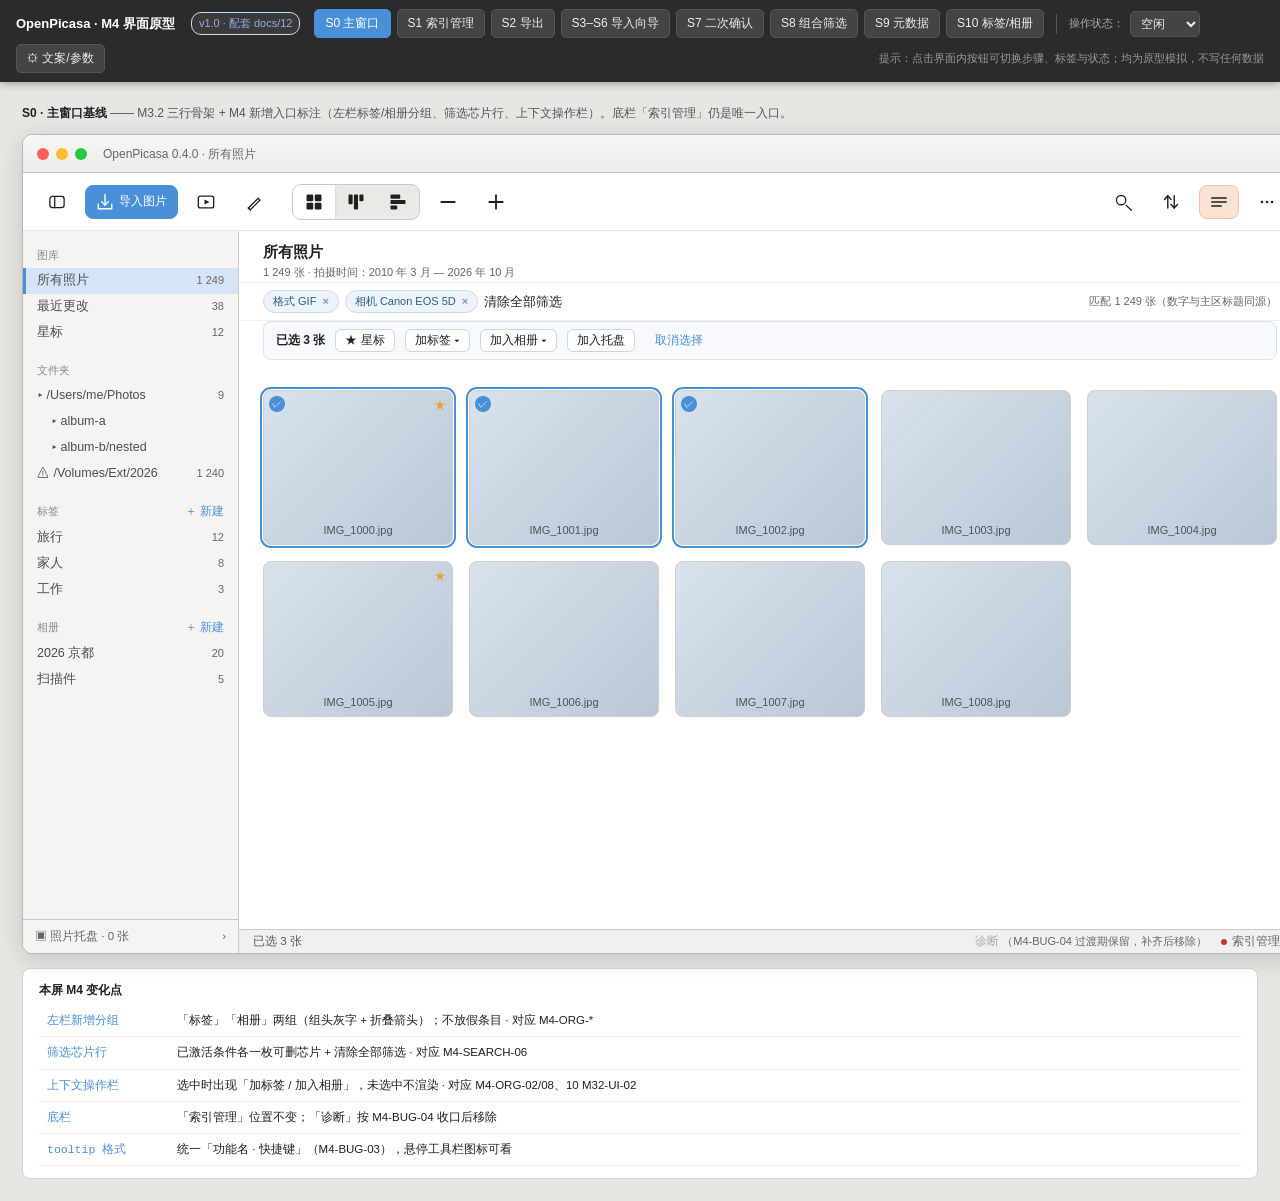
<file: docs/prototypes/m4-prototype.html>
<!DOCTYPE html>
<html lang="zh-CN">
<head>
<meta charset="UTF-8">
<meta name="viewport" content="width=device-width, initial-scale=1.0">
<title>OpenPicasa · M4 界面原型（照片检索、整理与索引管理）</title>
<style>
  :root{
    /* 取自 crates/picasa-ui/src/theme.rs:143-169 */
    --text-primary:#202020; --text-secondary:#666666; --text-disabled:#AAAAAA;
    --chrome:#F0F0F0; --grid:#FFFFFF; --sidebar:#F5F4F2; --separator:#C8C8C8;
    --cell-border:#CFCFCF; --selected:#4A90D9; --warn:#C8861E; --danger:#C0392B;
    --ok:#3E8E3E; --progress:#4A90D9; --overlay:#FBFBFB;
    --seg-active:#FBE2D5; --toolbar:#FFFFFF; --sidebar-section:#8A8A8A;
    --hover:#E9E7E3; --card-shadow:0 6px 24px rgba(0,0,0,.14);
    --font: -apple-system, "PingFang SC", "Noto Sans CJK SC", "Microsoft YaHei", sans-serif;
  }
  *{box-sizing:border-box}
  body{margin:0;font-family:var(--font);color:var(--text-primary);background:#E8E6E2;font-size:13px;line-height:1.5}
  /* ---------- 原型工具条（不属于产品界面） ---------- */
  .protobar{position:sticky;top:0;z-index:50;background:#2B2B2B;color:#EEE;padding:9px 16px;display:flex;flex-wrap:wrap;gap:6px;align-items:center;box-shadow:0 2px 8px rgba(0,0,0,.3)}
  .protobar .title{font-weight:600;margin-right:10px;color:#FFF;font-size:13px}
  .protobar .tag{font-size:11px;color:#9AD;background:#3A3A3A;padding:2px 7px;border-radius:10px;margin-right:8px}
  .protobar button{background:#444;color:#EEE;border:1px solid #555;border-radius:5px;padding:5px 10px;cursor:pointer;font-size:12px;font-family:var(--font)}
  .protobar button:hover{background:#555}
  .protobar button.on{background:var(--selected);border-color:var(--selected);color:#FFF}
  .protobar .sep{width:1px;height:20px;background:#555;margin:0 6px}
  .protobar select{background:#444;color:#EEE;border:1px solid #555;border-radius:5px;padding:4px 6px;font-family:var(--font);font-size:12px}
  .protobar .hint{font-size:11px;color:#999;margin-left:auto}
  /* ---------- 舞台 ---------- */
  .stage{padding:22px;display:flex;justify-content:center;align-items:flex-start;min-height:calc(100vh - 44px)}
  .screen{display:none;width:1280px;max-width:100%}
  .screen.active{display:block}
  .caption{max-width:1280px;margin:0 auto 12px;color:#555;font-size:12px}
  .caption b{color:#202020}
  /* ---------- 主窗口 ---------- */
  .app{width:1280px;height:820px;background:var(--grid);border:1px solid #B9B7B3;border-radius:10px;overflow:hidden;box-shadow:var(--card-shadow);display:flex;flex-direction:column}
  .titlebar{height:38px;background:linear-gradient(#F7F7F7,#ECECEA);border-bottom:1px solid var(--separator);display:flex;align-items:center;padding:0 14px;gap:8px}
  .lights{display:flex;gap:7px;margin-right:8px}
  .lights i{width:12px;height:12px;border-radius:50%;display:block}
  .lights i:nth-child(1){background:#FF5F57}.lights i:nth-child(2){background:#FEBC2E}.lights i:nth-child(3){background:#28C840}
  .tb-title{font-size:12px;color:var(--text-secondary)}
  .toolbar{height:58px;background:var(--toolbar);border-bottom:1px solid rgba(0,0,0,.10);display:flex;align-items:center;padding:0 14px;gap:18px}
  .tb-group{display:flex;align-items:center;gap:8px}
  .tb-sep{flex:1}
  .tbtn{height:34px;min-width:34px;padding:0 10px;border:1px solid transparent;border-radius:8px;background:transparent;color:var(--text-primary);font-size:12px;cursor:pointer;display:inline-flex;align-items:center;gap:5px;font-family:var(--font)}
  .tbtn:hover{background:var(--hover)}
  .tbtn.primary{background:var(--selected);color:#FFF;border-color:var(--selected)}
  .tbtn.active{background:var(--seg-active);border-color:#E9C4AF}
  /* 工具栏图标：SVG 形状与 crates/picasa-ui/src/icons.rs 的矢量绘制一一对应（不引外部资源） */
  .tbtn .ico{width:18px;height:18px;display:inline-flex;align-items:center;justify-content:center;flex:none;line-height:1}
  .tbtn .ico svg{width:18px;height:18px;display:block}
  .pill{display:inline-flex;border:1px solid var(--separator);border-radius:9px;overflow:hidden;background:#EBE9E5}
  .pill span{padding:8px 12px;font-size:13px;cursor:pointer;display:inline-flex;align-items:center;justify-content:center;min-width:40px}
  .pill span svg{width:18px;height:18px;display:block}
  .pill span.on{background:#FFF;box-shadow:0 1px 3px rgba(0,0,0,.12)}
  .body{flex:1;display:flex;min-height:0}
  .sidebar{width:216px;background:var(--sidebar);border-right:1px solid var(--separator);display:flex;flex-direction:column;overflow:hidden}
  .side-scroll{overflow:auto;padding:8px 0;flex:1}
  .sec{font-size:11px;color:var(--sidebar-section);padding:8px 14px 4px;display:flex;justify-content:space-between;align-items:center}
  .sec .add{cursor:pointer;color:var(--selected);font-size:12px}
  .nav{height:26px;display:flex;align-items:center;padding:0 14px;gap:7px;cursor:pointer;font-size:12.5px;color:#4D4D4D}
  .nav:hover{background:var(--hover)}
  .nav.on{background:#D6E4F7;border-left:3px solid var(--selected);padding-left:11px}
  .nav .cnt{margin-left:auto;color:var(--text-secondary);font-size:11px}
  .nav .warn{color:var(--warn)}
  .tray{height:34px;border-top:1px solid var(--separator);display:flex;align-items:center;padding:0 12px;gap:6px;font-size:11.5px;color:var(--text-secondary)}
  .main{flex:1;display:flex;flex-direction:column;min-width:0;background:var(--grid)}
  .viewhead{height:52px;padding:10px 24px 6px;border-bottom:1px solid #EEE;flex:none}
  .viewhead h1{margin:0;font-size:15px;font-weight:600}
  .viewhead .sub{font-size:11px;color:var(--text-secondary)}
  .chips{display:flex;gap:6px;padding:7px 24px;align-items:center;min-height:34px;border-bottom:1px solid #F0F0F0;flex:none;flex-wrap:wrap}
  .chip{background:#EDF3FA;border:1px solid #C9DDF0;color:#2C5F8A;border-radius:12px;padding:2px 9px;font-size:11px;display:inline-flex;gap:6px;align-items:center}
  .chip b{cursor:pointer;color:#7A9AB8}
  .chip.clear{background:transparent;border:none;color:var(--selected);cursor:pointer;font-size:11.5px}
  .gridarea{flex:1;overflow:auto;padding:20px 24px;background:var(--grid)}
  .grid{display:grid;grid-template-columns:repeat(5,1fr);gap:16px}
  .cell{position:relative;aspect-ratio:1/.82;background:linear-gradient(135deg,#D9E2EC,#B9C7D6);border:1px solid var(--cell-border);border-radius:8px;display:flex;align-items:flex-end;justify-content:center;padding-bottom:6px;font-size:11px;color:#4A5560}
  .cell.sel{outline:2px solid var(--selected);outline-offset:1px}
  .cell .corner{position:absolute;top:5px;left:5px;width:16px;height:16px;border-radius:50%;background:var(--selected);color:#FFF;font-size:10px;display:flex;align-items:center;justify-content:center}
  .cell .star{position:absolute;top:5px;right:6px;color:#E8A33D;font-size:12px}
  .cell .offline{position:absolute;bottom:5px;right:6px;font-size:9px;background:rgba(0,0,0,.55);color:#FFF;padding:1px 4px;border-radius:3px}
  .ctxbar{margin:0 24px 10px;background:#F7F9FC;border:1px solid #D8E4F2;border-radius:8px;padding:7px 12px;display:none;align-items:center;gap:10px;font-size:12px;flex:none}
  .ctxbar.show{display:flex}
  .ctxbar .btn{border:1px solid #C9D6E4;background:#FFF;border-radius:6px;padding:3px 9px;cursor:pointer;font-size:11.5px;font-family:var(--font)}
  .statusbar{height:24px;background:var(--chrome);border-top:1px solid var(--separator);display:flex;align-items:center;padding:0 14px;font-size:11.5px;color:var(--status-text,#5A5A5A);flex:none}
  .statusbar .sp{flex:1}
  .statusbar .entry{color:var(--text-secondary);cursor:pointer;display:flex;gap:5px;align-items:center}
  .statusbar .entry:hover{color:var(--selected)}
  .statusbar .dot{width:6px;height:6px;border-radius:50%;background:var(--danger)}
  .statusbar .diag{color:var(--text-disabled);margin-right:14px}
  /* ---------- 浮层卡片 ---------- */
  .float{position:absolute;background:var(--overlay);border:1px solid #D6D4D0;border-radius:8px;box-shadow:var(--card-shadow);padding:14px;z-index:20}
  .float h3{margin:0 0 10px;font-size:13px}
  .lbl{font-size:11px;color:var(--text-secondary);display:block;margin-bottom:3px}
  .row{display:flex;align-items:center;gap:8px;margin:7px 0}
  .inp{flex:1;border:1px solid var(--separator);border-radius:5px;padding:5px 8px;font-size:12px;font-family:var(--font);background:#FFF;min-width:0}
  .btn{border:1px solid var(--separator);background:#FFF;border-radius:6px;padding:6px 12px;cursor:pointer;font-size:12px;font-family:var(--font);color:var(--text-primary)}
  .btn:hover{background:var(--hover)}
  .btn.pri{background:var(--selected);color:#FFF;border-color:var(--selected)}
  .btn.danger{color:var(--danger);border-color:#E3B5B0}
  .btn.ghost{background:transparent;border-color:transparent;color:var(--selected)}
  .btn:disabled{opacity:.45;cursor:not-allowed}
  .card{border:1px solid #E2E0DC;border-radius:8px;background:#FFF;padding:12px;margin:10px 0}
  .card .h{font-size:11.5px;font-weight:600;margin-bottom:8px;color:var(--text-secondary);text-transform:none}
  .kv{display:grid;grid-template-columns:1fr 1fr;gap:6px 18px;font-size:12px}
  .kv .k{color:var(--text-secondary)}
  .kv .v{font-weight:600}
  .note{font-size:11px;color:var(--text-secondary);background:#F4F6F8;border-left:3px solid #C9D6E4;padding:7px 10px;border-radius:0 5px 5px 0;margin:8px 0}
  .warnbox{font-size:12px;border:1px solid #EAD3A8;background:#FDF7EC;color:#8A5D12;padding:9px 11px;border-radius:6px;margin:8px 0}
  .errbox{font-size:12px;border:1px solid #E6BDB8;background:#FCF0EF;color:#9B3227;padding:9px 11px;border-radius:6px;margin:8px 0}
  .okbox{font-size:12px;border:1px solid #BEDDBE;background:#F1F8F1;color:#2C6B2C;padding:9px 11px;border-radius:6px;margin:8px 0}
  .fine{font-size:11px;color:var(--text-secondary)}
  .progress{height:8px;background:#E6E6E6;border-radius:5px;overflow:hidden;margin:8px 0}
  .progress i{display:block;height:100%;background:var(--progress);border-radius:5px;transition:width .3s}
  .progress.indet i{width:35%;animation:slide 1.2s infinite linear}
  @keyframes slide{0%{margin-left:-35%}100%{margin-left:100%}}
  .tag{display:inline-block;font-size:10.5px;padding:1px 7px;border-radius:9px;background:#EDF3FA;color:#2C5F8A;border:1px solid #C9DDF0}
  .tag.warn{background:#FDF2DF;color:#8A5D12;border-color:#EAD3A8}
  .tag.dan{background:#FBECEA;color:#9B3227;border-color:#E6BDB8}
  .tag.ok{background:#EEF7EE;color:#2C6B2C;border-color:#BEDDBE}
  /* ---------- 索引管理窗口 ---------- */
  .idxwrap{position:relative;width:1280px;height:820px;background:
      linear-gradient(rgba(0,0,0,.10),rgba(0,0,0,.10)),
      repeating-linear-gradient(45deg,#EDEBE7,#EDEBE7 12px,#E7E5E1 12px,#E7E5E1 24px);
    border-radius:10px;border:1px solid #B9B7B3;box-shadow:var(--card-shadow)}
  .idxwin{position:absolute;left:50%;top:50%;transform:translate(-50%,-50%);width:760px;min-height:540px;max-height:760px;background:var(--overlay);border:1px solid #C9C7C3;border-radius:10px;box-shadow:0 12px 40px rgba(0,0,0,.25);display:flex;flex-direction:column;overflow:hidden}
  .idxbar{height:36px;background:linear-gradient(#FAFAFA,#F0EFED);border-bottom:1px solid var(--separator);display:flex;align-items:center;padding:0 12px;font-size:12.5px;font-weight:600}
  .idxbar .sp{flex:1}
  .idxbar .x{width:20px;height:20px;border-radius:50%;background:#E4E2DE;display:flex;align-items:center;justify-content:center;cursor:pointer;font-size:12px;color:#666}
  .idxbar .x:hover{background:#D6D4D0}
  .summary{margin:12px 14px 0;border:1px solid #E4E2DE;border-radius:8px;background:#FFF;padding:11px 13px;flex:none}
  .summary .srow{display:flex;gap:10px;font-size:12px;align-items:baseline;flex-wrap:wrap}
  .summary .srow .k{color:var(--text-secondary);width:74px;flex:none}
  .summary .srow .v{font-weight:600}
  .summary hr{border:none;border-top:1px solid #EEE;margin:8px 0}
  .summary .metrics{display:flex;gap:26px;font-size:12px;flex-wrap:wrap}
  .summary .metrics b{font-size:14px}
  .summary .alert{margin-top:9px;font-size:11.5px;color:var(--warn);display:flex;align-items:center;gap:8px}
  .summary .alert .link{color:var(--selected);cursor:pointer;text-decoration:underline}
  .tabs{display:flex;gap:2px;padding:10px 14px 0;flex:none;flex-wrap:wrap}
  .tab{padding:6px 12px;font-size:12px;border:1px solid transparent;border-bottom:none;border-radius:6px 6px 0 0;cursor:pointer;color:var(--text-secondary)}
  .tab:hover{background:var(--hover)}
  .tab.on{background:#FFF;border-color:#E2E0DC;color:var(--text-primary);font-weight:600;box-shadow:0 -2px 0 var(--selected) inset}
  .tabpane{flex:1;overflow:auto;border-top:1px solid #E2E0DC;margin:0 14px 14px;background:#FFF;border:1px solid #E2E0DC;border-top:none;border-radius:0 0 8px 8px;padding:14px}
  .idxfoot{flex:none;padding:0 14px 12px;font-size:11px;color:var(--text-secondary);display:flex;align-items:center;gap:6px}
  /* 操作状态区 */
  .opstate{border:1px solid #E2E0DC;border-radius:8px;padding:11px;margin-top:4px}
  .opstate .st{font-size:12px;font-weight:600;margin-bottom:6px;display:flex;align-items:center;gap:7px}
  .two{display:grid;grid-template-columns:1fr 1fr;gap:12px}
  .entrycard{border:1px solid #E2E0DC;border-radius:8px;padding:13px}
  .entrycard h4{margin:0 0 5px;font-size:12.5px}
  .entrycard p{margin:0 0 10px;font-size:11.5px;color:var(--text-secondary)}
  /* 步骤条 */
  .steps{display:flex;align-items:center;gap:0;margin:2px 0 14px;font-size:11.5px}
  .steps .s{display:flex;align-items:center;gap:6px;color:var(--text-disabled);white-space:nowrap}
  .steps .s .n{width:20px;height:20px;border-radius:50%;border:1px solid var(--separator);display:flex;align-items:center;justify-content:center;font-size:11px;background:#FFF}
  .steps .s.done,.steps .s.cur{color:var(--text-primary)}
  .steps .s.done .n{background:var(--ok);border-color:var(--ok);color:#FFF}
  .steps .s.cur .n{background:var(--selected);border-color:var(--selected);color:#FFF}
  .steps .ln{flex:1;height:1px;background:var(--separator);margin:0 8px;min-width:12px}
  /* radio 策略卡 */
  .strat{display:grid;grid-template-columns:1fr 1fr;gap:12px}
  .strat .opt{border:1px solid #E2E0DC;border-radius:8px;padding:12px;cursor:pointer}
  .strat .opt.on{border-color:var(--selected);box-shadow:0 0 0 2px rgba(74,144,217,.18)}
  .strat .opt.dan.on{border-color:var(--danger);box-shadow:0 0 0 2px rgba(192,57,43,.15)}
  .strat .opt h4{margin:0 0 6px;font-size:12.5px}
  .strat .opt p{margin:0;font-size:11.5px;color:var(--text-secondary)}
  /* 表格 */
  table{width:100%;border-collapse:collapse;font-size:11.5px}
  th,td{text-align:left;padding:7px 8px;border-bottom:1px solid #EEE}
  th{color:var(--text-secondary);font-weight:600;font-size:11px}
  td .btn{padding:3px 8px;font-size:11px}
  /* 确认浮层 */
  /* 确认浮层：fixed 且挂在 body 级，任何屏幕都能显示 */
  .modal-mask{position:fixed;inset:0;background:rgba(0,0,0,.28);display:none;align-items:center;justify-content:center;z-index:60}
  .modal-mask.show{display:flex}
  .modal{width:386px;background:#FFF;border-radius:10px;box-shadow:0 16px 50px rgba(0,0,0,.3);overflow:hidden}
  .modal .mh{padding:13px 16px;font-weight:600;font-size:13px;border-bottom:1px solid #EEE;display:flex;gap:8px;align-items:center}
  .modal .mb{padding:14px 16px;font-size:12px}
  .modal .mb ul{margin:6px 0 10px;padding-left:18px}
  .modal .mf{padding:0 16px 14px;display:flex;justify-content:flex-end;gap:8px}
  /* toast */
  .toast{position:absolute;bottom:60px;left:50%;transform:translateX(-50%);background:rgba(20,20,20,.86);color:#FFF;padding:8px 16px;border-radius:6px;font-size:12px;display:none;z-index:45}
  .toast.show{display:block;animation:fade 2.6s forwards}
  @keyframes fade{0%{opacity:0}10%{opacity:1}85%{opacity:1}100%{opacity:0}}
  /* 筛选面板 / 信息面板 定位 */
  .filterpanel{left:800px;top:96px;width:360px;max-height:640px;overflow:auto}
  .infopanel{right:26px;top:150px;width:300px}
  .orgctx{left:430px;top:250px;width:210px;padding:8px}
  .orgctx div{padding:6px 8px;border-radius:5px;cursor:pointer;font-size:12px}
  .orgctx div:hover{background:var(--hover)}
  .viewer{position:absolute;inset:0;background:#1A1A1A;display:flex;align-items:center;justify-content:center;color:#888;font-size:13px}
  .viewer .vimg{width:560px;height:420px;background:linear-gradient(135deg,#3A4653,#20272E);border-radius:6px;display:flex;align-items:center;justify-content:center;color:#6B7885}
  .legend{max-width:1280px;margin:14px auto 0;background:#FFF;border:1px solid #D6D4D0;border-radius:8px;padding:12px 16px;font-size:12px}
  .legend b{display:block;margin-bottom:6px}
  .legend table{font-size:11.5px}
  .legend td:first-child{color:var(--selected);font-family:monospace;width:130px}
  .hidden{display:none!important}
</style>
</head>
<body>

<!-- ============ 原型工具条（非产品界面） ============ -->
<div class="protobar">
  <span class="title">OpenPicasa · M4 界面原型</span>
  <span class="tag">v1.0 · 配套 docs/12</span>
  <button data-screen="home" class="on">S0 主窗口</button>
  <button data-screen="index">S1 索引管理</button>
  <button data-screen="export">S2 导出</button>
  <button data-screen="import">S3–S6 导入向导</button>
  <button data-screen="confirm">S7 二次确认</button>
  <button data-screen="filter">S8 组合筛选</button>
  <button data-screen="meta">S9 元数据</button>
  <button data-screen="org">S10 标签/相册</button>
  <span class="sep"></span>
  <span style="font-size:11px;color:#AAA">操作状态：</span>
  <select id="stateSel">
    <option value="idle">空闲</option>
    <option value="prep">准备中</option>
    <option value="run">进行中</option>
    <option value="ok">成功</option>
    <option value="fail">失败</option>
    <option value="cancel">已取消</option>
  </select>
  <button id="cfgBtn">⚙ 文案/参数</button>
  <span class="hint">提示：点击界面内按钮可切换步骤、标签与状态；均为原型模拟，不写任何数据</span>
</div>

<div class="stage">

<!-- ==================== S0 主窗口 ==================== -->
<div class="screen active" id="scr-home">
  <div class="caption"><b>S0 · 主窗口基线</b> —— M3.2 三行骨架 + M4 新增入口标注（左栏标签/相册分组、筛选芯片行、上下文操作栏）。底栏「索引管理」仍是唯一入口。</div>
  <div class="app" style="position:relative">
    <div class="titlebar"><div class="lights"><i></i><i></i><i></i></div><span class="tb-title">OpenPicasa 0.4.0 · 所有照片</span></div>
    <div class="toolbar">
      <div class="tb-group">
        <!-- ① SidebarToggle：圆角方框 + 左瓣竖线（icons.rs:243） -->
        <button class="tbtn" title="显示/隐藏边栏"><span class="ico"><svg viewBox="0 0 24 24" fill="none" stroke="currentColor" stroke-width="1.7" stroke-linecap="round" stroke-linejoin="round"><rect x="2.5" y="4.5" width="19" height="15" rx="3.5"/><line x1="9" y1="4.5" x2="9" y2="19.5"/></svg></span></button>
        <!-- ② Import：托盘开口 + 向下箭头（icons.rs:488） -->
        <button class="tbtn primary" title="导入：添加文件夹…"><span class="ico"><svg viewBox="0 0 24 24" fill="none" stroke="currentColor" stroke-width="1.8" stroke-linecap="round" stroke-linejoin="round"><path d="M3 15 L3 21 L21 21 L21 15"/><line x1="12" y1="2" x2="12" y2="16"/><path d="M7.5 11.5 L12 16 L16.5 11.5"/></svg></span> 导入图片</button>
        <!-- ③ Slideshow：圆角屏幕 + 播放三角（icons.rs:498） -->
        <button class="tbtn" title="幻灯片（下一版开放）"><span class="ico"><svg viewBox="0 0 24 24" fill="none" stroke="currentColor" stroke-width="1.8" stroke-linecap="round" stroke-linejoin="round"><rect x="1.8" y="4.2" width="20.4" height="15.6" rx="2.5"/><polygon points="10,8.6 10,15.4 16.6,12" fill="currentColor" stroke="none"/></svg></span></button>
        <!-- ④ Edit：铅笔（斜杆 + 笔尖，icons.rs:512） -->
        <button class="tbtn" title="编辑（下一版开放）"><span class="ico"><svg viewBox="0 0 24 24" fill="none" stroke="currentColor" stroke-width="1.8" stroke-linecap="round" stroke-linejoin="round"><path d="M4.5 20 L17.5 7 L20 9.5 L7 22.5 Z"/><line x1="4.5" y1="20" x2="7" y2="22.5"/></svg></span></button>
      </div>
      <div class="tb-group">
        <!-- ⑤ 排布胶囊：LayoutGrid / LayoutMasonryV / LayoutMasonryH（icons.rs:521-551） -->
        <div class="pill">
          <span class="on" title="方格"><svg viewBox="0 0 24 24" fill="currentColor"><rect x="2" y="2" width="9" height="9" rx="1.6"/><rect x="13" y="2" width="9" height="9" rx="1.6"/><rect x="2" y="13" width="9" height="9" rx="1.6"/><rect x="13" y="13" width="9" height="9" rx="1.6"/></svg></span>
          <span title="纵向瀑布流"><svg viewBox="0 0 24 24" fill="currentColor"><rect x="2" y="2" width="5.5" height="13" rx="1.2"/><rect x="9.2" y="2" width="5.5" height="20" rx="1.2"/><rect x="16.5" y="2" width="5.5" height="9" rx="1.2"/></svg></span>
          <span title="横向瀑布流"><svg viewBox="0 0 24 24" fill="currentColor"><rect x="2" y="2" width="13" height="5.5" rx="1.2"/><rect x="2" y="9.2" width="20" height="5.5" rx="1.2"/><rect x="2" y="16.5" width="9" height="5.5" rx="1.2"/></svg></span>
        </div>
        <!-- ⑥ −/+ 缩放（icons.rs:228-240，Plus/Minus 为 1.5× 粗线） -->
        <button class="tbtn" title="缩小缩略图 · ⌘−"><span class="ico"><svg viewBox="0 0 24 24" fill="none" stroke="currentColor" stroke-width="2.4" stroke-linecap="round"><line x1="3" y1="12" x2="21" y2="12"/></svg></span></button>
        <button class="tbtn" title="放大缩略图 · ⌘+"><span class="ico"><svg viewBox="0 0 24 24" fill="none" stroke="currentColor" stroke-width="2.4" stroke-linecap="round"><line x1="3" y1="12" x2="21" y2="12"/><line x1="12" y1="3" x2="12" y2="21"/></svg></span></button>
      </div>
      <div class="tb-sep"></div>
      <div class="tb-group">
        <!-- ⑦ Search：圆 + 柄（icons.rs:161） -->
        <button class="tbtn" title="搜索 · ⌘F" onclick="go('filter')"><span class="ico"><svg viewBox="0 0 24 24" fill="none" stroke="currentColor" stroke-width="1.8" stroke-linecap="round"><circle cx="9.5" cy="9.5" r="6.2"/><line x1="16.5" y1="16.5" x2="23" y2="23"/></svg></span></button>
        <!-- ⑧ SortArrows：上下箭头并列（icons.rs:256） -->
        <button class="tbtn" title="排序：拍摄日期（新在前）"><span class="ico"><svg viewBox="0 0 24 24" fill="none" stroke="currentColor" stroke-width="1.9" stroke-linecap="round" stroke-linejoin="round"><polyline points="7.7,20 7.7,3.6 3.4,8.6"/><line x1="7.7" y1="3.6" x2="12" y2="8.6"/><polyline points="16.3,3.6 16.3,20 12,15.4"/><line x1="16.3" y1="20" x2="20.6" y2="15.4"/></svg></span></button>
        <!-- ⑨ ListLines：三横线，第三行短（icons.rs:285） -->
        <button class="tbtn active" title="筛选（日期 / 类型 / 尺寸 / 标签）" onclick="go('filter')"><span class="ico"><svg viewBox="0 0 24 24" fill="none" stroke="currentColor" stroke-width="2.1" stroke-linecap="round"><line x1="2.4" y1="6.7" x2="21.6" y2="6.7"/><line x1="2.4" y1="12" x2="21.6" y2="12"/><line x1="2.4" y1="17.3" x2="14.9" y2="17.3"/></svg></span></button>
        <!-- ⑩ Ellipsis：三个点（icons.rs:300） -->
        <button class="tbtn" title="更多"><span class="ico"><svg viewBox="0 0 24 24" fill="currentColor"><circle cx="5.3" cy="12" r="1.7"/><circle cx="12" cy="12" r="1.7"/><circle cx="18.7" cy="12" r="1.7"/></svg></span></button>
      </div>
    </div>
    <div class="body">
      <div class="sidebar">
        <div class="side-scroll">
          <div class="sec">图库</div>
          <div class="nav on">所有照片 <span class="cnt">1 249</span></div>
          <div class="nav">最近更改 <span class="cnt">38</span></div>
          <div class="nav">星标 <span class="cnt">12</span></div>
          <div class="sec" style="margin-top:8px">文件夹</div>
          <div class="nav">▸ /Users/me/Photos <span class="cnt">9</span></div>
          <div class="nav" style="padding-left:28px">▸ album-a</div>
          <div class="nav" style="padding-left:28px">▸ album-b/nested</div>
          <div class="nav warn">⚠ /Volumes/Ext/2026 <span class="cnt">1 240</span></div>
          <div class="sec" style="margin-top:8px">标签 <span class="add" onclick="go('org')">＋ 新建</span></div>
          <div class="nav" onclick="go('org')">旅行 <span class="cnt">12</span></div>
          <div class="nav" onclick="go('org')">家人 <span class="cnt">8</span></div>
          <div class="nav" onclick="go('org')">工作 <span class="cnt">3</span></div>
          <div class="sec" style="margin-top:8px">相册 <span class="add" onclick="go('org')">＋ 新建</span></div>
          <div class="nav" onclick="go('org')">2026 京都 <span class="cnt">20</span></div>
          <div class="nav" onclick="go('org')">扫描件 <span class="cnt">5</span></div>
        </div>
        <div class="tray">▣ 照片托盘 · 0 张 <span style="margin-left:auto">›</span></div>
      </div>
      <div class="main">
        <div class="viewhead"><h1>所有照片</h1><div class="sub">1 249 张 · 拍摄时间：2010 年 3 月 — 2026 年 10 月</div></div>
        <div class="chips">
          <span class="chip">格式 GIF <b>×</b></span>
          <span class="chip">相机 Canon EOS 5D <b>×</b></span>
          <span class="clear" onclick="go('filter')">清除全部筛选</span>
          <span class="fine" style="margin-left:auto">匹配 1 249 张（数字与主区标题同源）</span>
        </div>
        <div class="ctxbar show">
          <b>已选 3 张</b>
          <button class="btn">★ 星标</button>
          <button class="btn" onclick="go('org')">加标签 ▾</button>
          <button class="btn" onclick="go('org')">加入相册 ▾</button>
          <button class="btn">加入托盘</button>
          <button class="btn ghost">取消选择</button>
        </div>
        <div class="gridarea">
          <div class="grid" id="grid"></div>
        </div>
        <div class="statusbar">
          <span>已选 3 张</span><span class="sp"></span>
          <span class="diag">诊断 <span class="fine">（M4-BUG-04 过渡期保留，补齐后移除）</span></span>
          <span class="entry" onclick="go('index')"><span class="dot"></span> 索引管理 ›</span>
        </div>
      </div>
    </div>
    <div class="toast" id="toast-home"></div>
  </div>
  <div class="legend">
    <b>本屏 M4 变化点</b>
    <table>
      <tr><td>左栏新增分组</td><td>「标签」「相册」两组（组头灰字 + 折叠箭头）；不放假条目 · 对应 M4-ORG-*</td></tr>
      <tr><td>筛选芯片行</td><td>已激活条件各一枚可删芯片 + 清除全部筛选 · 对应 M4-SEARCH-06</td></tr>
      <tr><td>上下文操作栏</td><td>选中时出现「加标签 / 加入相册」，未选中不渲染 · 对应 M4-ORG-02/08、10 M32-UI-02</td></tr>
      <tr><td>底栏</td><td>「索引管理」位置不变；「诊断」按 M4-BUG-04 收口后移除</td></tr>
      <tr><td>tooltip 格式</td><td>统一「功能名 · 快捷键」（M4-BUG-03），悬停工具栏图标可看</td></tr>
    </table>
  </div>
</div>

<!-- ==================== S1 / S2 / S3-6 共用索引窗口 ==================== -->
<div class="screen" id="scr-index">
  <div class="caption"><b>S1 · 索引管理窗口</b>（总览摘要区常驻 + 四既有标签 + 第五标签「导入 / 导出」）。点标签切换；点「导出索引文件…」「选择索引文件…」直达 S2 / S3。窗口非模态。</div>
  <div class="idxwrap">
    <div class="idxwin" id="idxwin">
      <div class="idxbar">索引管理 <span class="sp"></span><span class="fine" style="font-weight:400">非模态 · 关闭不取消任务</span><div class="x" title="关闭（后台继续）">×</div></div>

      <!-- 总览摘要区：常驻 -->
      <div class="summary">
        <div class="srow"><span class="k">图库根目录</span><span class="v">/Users/me/Photos</span><span class="tag ok">● 在线 · 9 张 · 264 KB</span></div>
        <div class="srow"><span class="k"></span><span class="v" style="font-weight:400">/Volumes/Ext/2026</span><span class="tag warn">⚠ 离线 · 1 240 张</span></div>
        <hr>
        <div class="metrics">
          <span><span class="k">索引状态</span> <b class="tag ok">● 已完成</b></span>
          <span><span class="k">照片数量</span> <b>1 249 张</b> <span class="fine">（与主区标题同源）</span></span>
          <span><span class="k">最近更新</span> <b>2 分钟前</b> <span class="fine">扫描完成</span></span>
        </div>
        <div class="alert">⚠ 2 个失败项 · 1 个离线根 · 监视降级 1 <span class="link" onclick="openTab('tasks')">查看失败项 →</span></div>
      </div>

      <!-- 标签栏：4 既有 + 第 5 -->
      <div class="tabs">
        <div class="tab" data-tab="tasks" onclick="openTab('tasks')">任务</div>
        <div class="tab" data-tab="folders" onclick="openTab('folders')">关注文件夹</div>
        <div class="tab" data-tab="excl" onclick="openTab('excl')">排除项</div>
        <div class="tab" data-tab="storage" onclick="openTab('storage')">存储与诊断</div>
        <div class="tab on" data-tab="io" onclick="openTab('io')">导入 / 导出</div>
      </div>

      <div class="tabpane" id="pane-io">
        <!-- ------- S2 导出 ------- -->
        <div id="view-export">
          <div class="h" style="font-size:12px;font-weight:600;margin-bottom:8px">导出索引文件</div>
          <div class="row"><span class="lbl" style="width:76px">目标位置</span><input class="inp" value="/Users/me/Backups/"><button class="btn">浏览…</button></div>
          <div class="row"><span class="lbl" style="width:76px"></span><input class="inp" value="photo-index-20261105.opicasaidx"><button class="btn">复制路径</button></div>
          <div class="note">ⓘ 导出文件不能放在图库照片目录内（照片目录零写入保护）。</div>

          <div class="card">
            <div class="h">预计内容（导出前显示 · M4-IDX-20）</div>
            <div class="kv">
              <span class="k">照片记录</span><span class="v">1 249 张</span>
              <span class="k">根目录</span><span class="v">2 个（含 1 个离线）</span>
              <span class="k">标签 / 相册</span><span class="v">5 个 / 3 个</span>
              <span class="k">星标 / 说明</span><span class="v">含</span>
              <span class="k">图库路径信息</span><span class="v">含</span>
              <span class="k">预计大小</span><span class="v">≈ 1.8 MB</span>
            </div>
          </div>
          <label class="fine" style="display:flex;gap:6px;align-items:center;margin:4px 0"><input type="checkbox" id="incThumbs" onchange="onThumbs(this)"> 包含缩略图（生成索引包 .opicasaidx.zip，≈ 64 MB）· P-M4-02 可选</label>
          <label class="fine" style="display:flex;gap:6px;align-items:center;margin:4px 0"><input type="checkbox" checked> 包含标签、相册、星标、说明等整理数据 · P-M4-01 默认</label>
          <div class="fine" style="color:var(--danger);margin:6px 0">⛔ 原始照片：不包含，且不提供该选项（R-M4-1）</div>
          <div class="fine" style="margin:8px 0">目标校验　✓ 可写　✓ 剩余空间 42 GB ≥ <span id="needSize">1.8 MB</span>　✓ 不在图库根目录内</div>
          <div class="row" style="justify-content:flex-end"><button class="btn">取消</button><button class="btn pri" onclick="go('confirm')">导出索引文件</button></div>
          <div class="row" style="justify-content:flex-end"><button class="btn ghost" onclick="go('import')">→ 转到导入向导</button></div>
        </div>
      </div>

      <!-- 其余 4 个既有标签（示意） -->
      <div class="tabpane hidden" id="pane-tasks">
        <div class="h" style="font-size:12px;font-weight:600">任务（既有标签，本次不改）</div>
        <table><tr><th>任务</th><th>状态</th><th>进度</th><th>操作</th></tr>
        <tr><td>扫描 /Users/me/Photos</td><td><span class="tag ok">已完成</span></td><td>9 / 9</td><td>—</td></tr>
        <tr><td>缩略图 /Volumes/Ext/2026</td><td><span class="tag warn">部分失败</span></td><td>1 238 / 1 240</td><td><button class="btn">重试失败项</button></td></tr></table>
        <div class="note">⚠ 异常常驻，不静默消失（R-M2-4）。点击总览的「查看失败项 →」会定位到本标签。</div>
      </div>
      <div class="tabpane hidden" id="pane-folders">
        <div class="h" style="font-size:12px;font-weight:600">关注文件夹（既有标签）</div>
        <table><tr><th>根目录</th><th>状态</th><th>照片</th><th>占用</th></tr>
        <tr><td>/Users/me/Photos</td><td><span class="tag ok">在线</span></td><td>9</td><td>264 KB</td></tr>
        <tr><td>/Volumes/Ext/2026</td><td><span class="tag warn">离线</span></td><td>1 240</td><td>64 KB</td></tr></table>
      </div>
      <div class="tabpane hidden" id="pane-excl"><div class="h" style="font-size:12px;font-weight:600">排除项（既有标签）</div><div class="fine">共 2 条，无失效项。</div></div>
      <div class="tabpane hidden" id="pane-storage">
        <div class="h" style="font-size:12px;font-weight:600">存储与诊断（既有标签）</div>
        <div class="kv"><span class="k">索引库文件</span><span class="v">264 KB</span><span class="k">缩略图</span><span class="v">9 条 · 64 KB</span><span class="k">照片</span><span class="v">9 张</span></div>
        <div class="row" style="margin-top:12px"><button class="btn">导出诊断日志</button><button class="btn">VACUUM（带进度/可取消）</button></div>
        <div class="note">M4-BUG-04：两项补齐后，底栏「诊断」入口移除。</div>
      </div>

      <!-- 操作状态区：六态 -->
      <div style="margin:0 14px 6px"><div class="opstate" id="opstate"></div></div>
      <div class="idxfoot">ⓘ 相关操作不修改或移动原始照片 · 导入采用事务保护，失败可回滚</div>
    </div>

    <div class="toast" id="toast-idx"></div>
  </div>
  <div class="legend">
    <b>本屏要点</b>
    <table>
      <tr><td>总览摘要区</td><td>在标签栏之上、切换标签不消失；五字段全部来自同一 MgmtSnapshot · M4-IDX-01/02/05</td></tr>
      <tr><td>第五标签</td><td>「导入 / 导出」承载本版新操作（P-M4-05 可改为总览卡片）</td></tr>
      <tr><td>四态/六态</td><td>顶部「操作状态」下拉切换：空闲 / 准备中 / 进行中 / 成功 / 失败 / 已取消 · M4-IDX-03</td></tr>
      <tr><td>非模态</td><td>点窗口 × 只收起，提示「后台继续」；不弹模态，主界面不阻塞 · M4-IDX-06</td></tr>
    </table>
  </div>
</div>

<!-- 导出 / 导入 / 确认 复用同一 index 屏，下面三个是快捷跳转容器 -->
<div class="screen" id="scr-export"></div>
<div class="screen" id="scr-import"></div>
<div class="screen" id="scr-confirm"></div>

<!-- ==================== S3–S6 导入向导（独立全屏，便于演示 4 步） ==================== -->
<div class="screen" id="scr-wizard">
  <div class="caption"><b>S3–S6 · 导入四步向导</b> —— 步骤条切换；Step2 可切「合并 / 替换」；Step3 用顶部状态下拉演示进行中 / 取消 / 失败；Step4 可点「选择本机目录…」看重新匹配。</div>
  <div class="idxwrap">
    <div class="idxwin" style="width:820px">
      <div class="idxbar">索引管理 › 导入 / 导出 <span class="sp"></span><span class="fine" style="font-weight:400">分步流程 · 非模态</span><div class="x">×</div></div>
      <div class="summary" style="margin-bottom:0">
        <div class="metrics"><span><span class="k">索引状态</span> <b class="tag ok">● 已完成</b></span><span><span class="k">照片数量</span> <b>1 249 张</b></span><span><span class="k">最近更新</span> <b>2 分钟前</b></span></div>
      </div>
      <div class="tabpane" style="margin-top:0;border-top:none;border:1px solid #E2E0DC;border-radius:8px">
        <div class="steps" id="stepbar"></div>
        <div id="wiz"></div>
      </div>
      <div class="idxfoot">ⓘ 关闭本窗口不会取消导入 · 相关操作不修改或移动原始照片</div>
    </div>
    <div class="toast" id="toast-wiz"></div>
  </div>
  <div class="legend">
    <b>导入四步与需求对账</b>
    <table>
      <tr><td>Step 1 校验与预览</td><td>M4-IDX-30/31/32/51/52 · 5 类坏文件各有可理解原因，现有索引零改动</td></tr>
      <tr><td>Step 2 策略与范围</td><td>M4-IDX-33/34/54 · 合并（默认）/ 替换，影响范围随策略实时重算</td></tr>
      <tr><td>Step 3 执行</td><td>M4-IDX-35/36/38/42/50 · 进度、取消、整体失败回滚；不显示 ETA</td></tr>
      <tr><td>Step 4 结果与重匹配</td><td>M4-IDX-37/39/40/41 · 成功/跳过/失败可对账；逐根重新匹配；离线状态正确</td></tr>
    </table>
  </div>
</div>

<!-- ==================== S8 组合筛选 ==================== -->
<div class="screen" id="scr-filter">
  <div class="caption"><b>S8 · 组合筛选面板</b> —— 从工具栏「筛选」弹出的白卡（沿用 09 §1.2 观感）。芯片行与面板双向同步；不出现人物/地点/AI 等无数据筛选项。</div>
  <div class="app" style="position:relative">
    <div class="titlebar"><div class="lights"><i></i><i></i><i></i></div><span class="tb-title">OpenPicasa 0.4.0 · 筛选照片</span></div>
    <div class="toolbar"><div class="tb-group"><button class="tbtn" title="显示/隐藏边栏"><span class="ico"><svg viewBox="0 0 24 24" fill="none" stroke="currentColor" stroke-width="1.7" stroke-linecap="round" stroke-linejoin="round"><rect x="2.5" y="4.5" width="19" height="15" rx="3.5"/><line x1="9" y1="4.5" x2="9" y2="19.5"/></svg></span></button><button class="tbtn primary" title="导入：添加文件夹…"><span class="ico"><svg viewBox="0 0 24 24" fill="none" stroke="currentColor" stroke-width="1.8" stroke-linecap="round" stroke-linejoin="round"><path d="M3 15 L3 21 L21 21 L21 15"/><line x1="12" y1="2" x2="12" y2="16"/><path d="M7.5 11.5 L12 16 L16.5 11.5"/></svg></span> 导入图片</button><button class="tbtn" title="幻灯片（下一版开放）"><span class="ico"><svg viewBox="0 0 24 24" fill="none" stroke="currentColor" stroke-width="1.8" stroke-linecap="round" stroke-linejoin="round"><rect x="1.8" y="4.2" width="20.4" height="15.6" rx="2.5"/><polygon points="10,8.6 10,15.4 16.6,12" fill="currentColor" stroke="none"/></svg></span></button><button class="tbtn" title="编辑（下一版开放）"><span class="ico"><svg viewBox="0 0 24 24" fill="none" stroke="currentColor" stroke-width="1.8" stroke-linecap="round" stroke-linejoin="round"><path d="M4.5 20 L17.5 7 L20 9.5 L7 22.5 Z"/><line x1="4.5" y1="20" x2="7" y2="22.5"/></svg></span></button></div>
      <div class="tb-group"><div class="pill"><span class="on" title="方格"><svg viewBox="0 0 24 24" fill="currentColor"><rect x="2" y="2" width="9" height="9" rx="1.6"/><rect x="13" y="2" width="9" height="9" rx="1.6"/><rect x="2" y="13" width="9" height="9" rx="1.6"/><rect x="13" y="13" width="9" height="9" rx="1.6"/></svg></span><span title="纵向瀑布流"><svg viewBox="0 0 24 24" fill="currentColor"><rect x="2" y="2" width="5.5" height="13" rx="1.2"/><rect x="9.2" y="2" width="5.5" height="20" rx="1.2"/><rect x="16.5" y="2" width="5.5" height="9" rx="1.2"/></svg></span><span title="横向瀑布流"><svg viewBox="0 0 24 24" fill="currentColor"><rect x="2" y="2" width="13" height="5.5" rx="1.2"/><rect x="2" y="9.2" width="20" height="5.5" rx="1.2"/><rect x="2" y="16.5" width="9" height="5.5" rx="1.2"/></svg></span></div><button class="tbtn" title="缩小缩略图 · ⌘−"><span class="ico"><svg viewBox="0 0 24 24" fill="none" stroke="currentColor" stroke-width="2.4" stroke-linecap="round"><line x1="3" y1="12" x2="21" y2="12"/></svg></span></button><button class="tbtn" title="放大缩略图 · ⌘+"><span class="ico"><svg viewBox="0 0 24 24" fill="none" stroke="currentColor" stroke-width="2.4" stroke-linecap="round"><line x1="3" y1="12" x2="21" y2="12"/><line x1="12" y1="3" x2="12" y2="21"/></svg></span></button></div>
      <div class="tb-sep"></div><div class="tb-group"><button class="tbtn" title="搜索 · ⌘F"><span class="ico"><svg viewBox="0 0 24 24" fill="none" stroke="currentColor" stroke-width="1.8" stroke-linecap="round"><circle cx="9.5" cy="9.5" r="6.2"/><line x1="16.5" y1="16.5" x2="23" y2="23"/></svg></span></button><button class="tbtn" title="排序：拍摄日期（新在前）"><span class="ico"><svg viewBox="0 0 24 24" fill="none" stroke="currentColor" stroke-width="1.9" stroke-linecap="round" stroke-linejoin="round"><polyline points="7.7,20 7.7,3.6 3.4,8.6"/><line x1="7.7" y1="3.6" x2="12" y2="8.6"/><polyline points="16.3,3.6 16.3,20 12,15.4"/><line x1="16.3" y1="20" x2="20.6" y2="15.4"/></svg></span></button><button class="tbtn active" title="筛选（日期 / 类型 / 尺寸 / 标签）"><span class="ico"><svg viewBox="0 0 24 24" fill="none" stroke="currentColor" stroke-width="2.1" stroke-linecap="round"><line x1="2.4" y1="6.7" x2="21.6" y2="6.7"/><line x1="2.4" y1="12" x2="21.6" y2="12"/><line x1="2.4" y1="17.3" x2="14.9" y2="17.3"/></svg></span></button><button class="tbtn" title="更多"><span class="ico"><svg viewBox="0 0 24 24" fill="currentColor"><circle cx="5.3" cy="12" r="1.7"/><circle cx="12" cy="12" r="1.7"/><circle cx="18.7" cy="12" r="1.7"/></svg></span></button></div></div>
    <div class="body"><div class="sidebar"><div class="side-scroll"><div class="sec">图库</div><div class="nav">所有照片 <span class="cnt">1 249</span></div><div class="nav">最近更改 <span class="cnt">38</span></div><div class="nav">星标 <span class="cnt">12</span></div>
      <div class="sec">标签</div><div class="nav">旅行 <span class="cnt">12</span></div><div class="nav">家人 <span class="cnt">8</span></div>
      <div class="sec">相册</div><div class="nav">2026 京都 <span class="cnt">20</span></div></div><div class="tray">▣ 照片托盘 · 0 张</div></div>
      <div class="main"><div class="viewhead"><h1>搜索结果</h1><div class="sub">1 张 · 拍摄时间：2010 年 3 月</div></div>
        <div class="chips"><span class="chip">格式 GIF <b>×</b></span><span class="chip">相机 Canon EOS 5D <b>×</b></span><span class="clear">清除全部筛选</span></div>
        <div class="gridarea"><div class="grid" id="grid2"></div></div>
        <div class="statusbar"><span>已选 0 张</span><span class="sp"></span><span class="entry">索引管理 ›</span></div>
      </div>
    </div>

    <div class="float filterpanel">
      <h3>筛选照片</h3>
      <div class="row"><span class="lbl" style="width:88px">文件名/路径</span><input class="inp" value="sample"><button class="btn" style="padding:5px 8px">文/全 ▾</button></div>
      <div class="row"><span class="lbl" style="width:88px">图库根目录</span><input class="inp" value="全部 ▾"><input class="inp" value="文件夹：全部 ▾"></div>
      <hr style="border:none;border-top:1px solid #EEE">
      <div class="row"><span class="lbl" style="width:88px">拍摄时间</span><input class="inp" value="2010-01-01"><span>～</span><input class="inp" value="2010-12-31"></div>
      <label class="fine" style="display:flex;gap:6px;align-items:center"><input type="checkbox"> 只看缺少拍摄时间的照片</label>
      <hr style="border:none;border-top:1px solid #EEE">
      <div class="fine" style="margin-bottom:4px">文件格式</div>
      <div class="row" style="flex-wrap:wrap;gap:10px"><label class="fine"><input type="checkbox"> jpeg</label><label class="fine"><input type="checkbox"> png</label><label class="fine"><input type="checkbox" checked> gif</label><label class="fine"><input type="checkbox"> raw</label><label class="fine"><input type="checkbox"> heic</label></div>
      <div class="row"><span class="lbl" style="width:88px">相机与镜头</span><input class="inp" value="全部机身 ▾"><input class="inp" value="全部镜头 ▾"><span class="tag">M4 新增</span></div>
      <hr style="border:none;border-top:1px solid #EEE">
      <div class="row"><span class="lbl" style="width:88px">图片尺寸</span><label class="fine"><input type="radio" name="sz"> 不限</label><label class="fine"><input type="radio" name="sz"> 小图</label><label class="fine"><input type="radio" name="sz"> 中图</label><label class="fine"><input type="radio" name="sz"> 大图</label></div>
      <div class="row"><span class="lbl" style="width:88px"></span><span class="fine">长边</span><input class="inp" placeholder="最小 px" style="max-width:90px"><span>～</span><input class="inp" placeholder="最大 px" style="max-width:90px"></div>
      <div class="row"><span class="lbl" style="width:88px">文件大小</span><input class="inp" placeholder="最小 KB" style="max-width:110px"><span>～</span><input class="inp" placeholder="最大 KB" style="max-width:110px"></div>
      <label class="fine" style="display:flex;gap:6px;align-items:center"><input type="checkbox"> 只看缺少元数据的照片 <span class="tag">M4 新增</span></label>
      <hr style="border:none;border-top:1px solid #EEE">
      <div class="row"><span class="lbl" style="width:88px">标签 / 相册</span><input class="inp" value="全部 ▾"><input class="inp" value="全部 ▾"><label class="fine"><input type="checkbox"> 只看收藏</label></div>
      <div class="fine" style="margin:6px 0 2px">近期搜索（上限 10 条 · P-M4-06）</div>
      <div class="row" style="gap:6px;flex-wrap:wrap"><span class="chip">sample · GIF</span><span class="chip">京都 · 2010</span><span class="chip">缺少元数据</span></div>
      <hr style="border:none;border-top:1px solid #EEE">
      <div class="row" style="justify-content:space-between"><span class="fine">匹配 <b>1 张</b></span><button class="btn ghost">清除全部筛选</button></div>
    </div>
  </div>
  <div class="legend"><b>组合筛选</b><table>
    <tr><td>新增维度</td><td>相机与镜头（依赖 v8 EXIF 字段）、文件大小区间、缺少拍摄时间 / 缺少元数据快捷条件 · M4-SEARCH-01/05</td></tr>
    <tr><td>芯片 ↔ 面板</td><td>双向同步；清除恢复语境完整集合且计数同步 · M4-SEARCH-06</td></tr>
    <tr><td>取消与稳定</td><td>新查询取消旧查询，过期异步结果丢弃；稳定次级排序 · M4-SEARCH-08/09</td></tr>
    <tr><td>不放假入口</td><td>无人物/地点/AI 等本版无数据的筛选项（沿用 01 F1-21 纪律）</td></tr>
  </table></div>
</div>

<!-- ==================== S9 元数据信息面板 ==================== -->
<div class="screen" id="scr-meta">
  <div class="caption"><b>S9 · 查看器信息面板（元数据）</b> —— 沿用 viewer.rs 已有行结构，补齐来源标签、三种降级态与离线态。右上「元数据状态」可切换。</div>
  <div class="app" style="position:relative">
    <div class="titlebar"><div class="lights"><i></i><i></i><i></i></div><span class="tb-title">OpenPicasa 0.4.0 · 查看器</span></div>
    <div class="viewer"><div class="vimg">IMG_20100314_0930.jpg<br>（照片主体，信息面板浮于右侧）</div></div>
    <div class="float infopanel">
      <h3>照片信息 <span class="tag" id="metaStateTag">✓ 读取成功</span></h3>
      <div class="kv" style="grid-template-columns:78px 1fr">
        <span class="k">文件名</span><span class="v" style="font-weight:400">IMG_20100314_0930.jpg</span>
        <span class="k">拍摄时间</span><span class="v" id="metaTaken">2010-03-14 09:30 <span class="tag">来源：EXIF 拍摄时间</span></span>
        <span class="k">相机</span><span class="v" id="metaCam" style="font-weight:400">Canon · EOS 5D Mark II</span>
        <span class="k">镜头</span><span class="v" id="metaLens" style="font-weight:400">EF 24-70mm f/2.8L USM</span>
        <span class="k">焦距</span><span class="v" style="font-weight:400">70 mm</span>
        <span class="k">光圈</span><span class="v" style="font-weight:400">f/2.8</span>
        <span class="k">快门</span><span class="v" style="font-weight:400">1/250 s</span>
        <span class="k">ISO</span><span class="v" style="font-weight:400">200</span>
        <span class="k">方向</span><span class="v" style="font-weight:400">1（正常）· EXIF 只读</span>
        <span class="k">原始尺寸</span><span class="v" style="font-weight:400">5616 × 3744</span>
        <span class="k">文件大小</span><span class="v" style="font-weight:400">8.4 MB · JPEG</span>
      </div>
      <div id="metaStatusNote" class="okbox" style="font-size:11px">✓ 元数据读取成功（v8 入库字段）</div>
      <hr style="border:none;border-top:1px solid #EEE">
      <div class="row" style="margin:2px 0"><span class="lbl" style="width:60px">标签</span><span class="tag">旅行</span><span class="tag">家人</span><button class="btn" style="padding:2px 7px;font-size:11px">＋</button></div>
      <div class="row" style="margin:2px 0"><span class="lbl" style="width:60px">相册</span><span class="tag">2026 京都</span><button class="btn" style="padding:2px 7px;font-size:11px">＋</button></div>
    </div>
    <div style="position:absolute;top:12px;right:26px;z-index:30">
      <select id="metaSel" class="inp" style="width:190px">
        <option value="ok">✓ 读取成功</option>
        <option value="noexif">无 EXIF（降级）</option>
        <option value="readfail">读取失败（降级）</option>
        <option value="offline">照片离线（降级）</option>
      </select>
    </div>
    <div class="statusbar" style="position:absolute;bottom:0;left:0;right:0"><span>第 3 / 9 张 · Esc 返回栅格</span><span class="sp"></span><span class="fine">信息面板不出现 .picasa.ini 来源字段（D-18）</span></div>
  </div>
  <div class="legend"><b>元数据状态</b><table>
    <tr><td>来源标签</td><td>taken_at_src：0=EXIF / 1=文件名 / 2=文件修改时间；无法确定来源不展示月份 · M4-META-02</td></tr>
    <tr><td>三种降级态</td><td>无 EXIF / 读取失败 / 离线：照片仍可浏览、缩略图正常、不弹错 · M4-META-04</td></tr>
    <tr><td>缓存失效</td><td>文件变化（size/mtime）后重读，面板与筛选结果同步 · M4-META-05</td></tr>
    <tr><td>红线</td><td>不编辑 EXIF、不写回照片文件；TC-RO-001 零差异 · M4-META-06</td></tr>
  </table></div>
</div>

<!-- ==================== S10 标签/相册 ==================== -->
<div class="screen" id="scr-org">
  <div class="caption"><b>S10 · 标签 / 相册管理 + 上下文操作栏</b> —— 左栏分组、右键菜单、重命名/删除确认、批量「加标签 / 加入相册」下拉。</div>
  <div class="app" style="position:relative">
    <div class="titlebar"><div class="lights"><i></i><i></i><i></i></div><span class="tb-title">OpenPicasa 0.4.0 · 整理照片</span></div>
    <div class="toolbar"><div class="tb-group"><button class="tbtn" title="显示/隐藏边栏"><span class="ico"><svg viewBox="0 0 24 24" fill="none" stroke="currentColor" stroke-width="1.7" stroke-linecap="round" stroke-linejoin="round"><rect x="2.5" y="4.5" width="19" height="15" rx="3.5"/><line x1="9" y1="4.5" x2="9" y2="19.5"/></svg></span></button><button class="tbtn primary" title="导入：添加文件夹…"><span class="ico"><svg viewBox="0 0 24 24" fill="none" stroke="currentColor" stroke-width="1.8" stroke-linecap="round" stroke-linejoin="round"><path d="M3 15 L3 21 L21 21 L21 15"/><line x1="12" y1="2" x2="12" y2="16"/><path d="M7.5 11.5 L12 16 L16.5 11.5"/></svg></span> 导入图片</button></div><div class="tb-sep"></div><div class="tb-group"><button class="tbtn" title="搜索 · ⌘F"><span class="ico"><svg viewBox="0 0 24 24" fill="none" stroke="currentColor" stroke-width="1.8" stroke-linecap="round"><circle cx="9.5" cy="9.5" r="6.2"/><line x1="16.5" y1="16.5" x2="23" y2="23"/></svg></span></button><button class="tbtn" title="排序：拍摄日期（新在前）"><span class="ico"><svg viewBox="0 0 24 24" fill="none" stroke="currentColor" stroke-width="1.9" stroke-linecap="round" stroke-linejoin="round"><polyline points="7.7,20 7.7,3.6 3.4,8.6"/><line x1="7.7" y1="3.6" x2="12" y2="8.6"/><polyline points="16.3,3.6 16.3,20 12,15.4"/><line x1="16.3" y1="20" x2="20.6" y2="15.4"/></svg></span></button><button class="tbtn" title="筛选（日期 / 类型 / 尺寸 / 标签）"><span class="ico"><svg viewBox="0 0 24 24" fill="none" stroke="currentColor" stroke-width="2.1" stroke-linecap="round"><line x1="2.4" y1="6.7" x2="21.6" y2="6.7"/><line x1="2.4" y1="12" x2="21.6" y2="12"/><line x1="2.4" y1="17.3" x2="14.9" y2="17.3"/></svg></span></button></div></div>
    <div class="body"><div class="sidebar"><div class="side-scroll">
      <div class="sec">标签 <span class="add" onclick="orgModal('newTag')">＋ 新建标签</span></div>
      <div class="nav on" id="navTag">旅行 <span class="cnt">12</span></div>
      <div class="nav">家人 <span class="cnt">8</span></div><div class="nav">工作 <span class="cnt">3</span></div>
      <div class="sec" style="margin-top:8px">相册 <span class="add" onclick="orgModal('newAlbum')">＋ 新建相册</span></div>
      <div class="nav">2026 京都 <span class="cnt">20</span></div><div class="nav">扫描件 <span class="cnt">5</span></div>
    </div><div class="tray">▣ 照片托盘 · 3 张</div></div>
    <div class="main"><div class="viewhead"><h1>旅行</h1><div class="sub">12 张 · 标签筛选</div></div>
      <div class="ctxbar show"><b>已选 3 张</b><button class="btn">★ 星标</button><button class="btn" onclick="toggleCtx('tag')">加标签 ▾</button><button class="btn" onclick="toggleCtx('album')">加入相册 ▾</button><button class="btn">加入托盘</button><button class="btn ghost">取消选择</button></div>
      <div class="gridarea"><div class="grid" id="grid3"></div></div>
      <div class="statusbar"><span>已选 3 张</span><span class="sp"></span><span class="entry">索引管理 ›</span></div>
    </div></div>

    <div class="float orgctx" id="ctxTag"><div>☑ 旅行</div><div>☐ 家人</div><div>☐ 工作</div><div style="color:var(--selected)">＋ 新建标签并添加…</div></div>
    <div class="float orgctx hidden" id="ctxAlbum" style="left:560px"><div>☐ 2026 京都</div><div>☐ 扫描件</div><div style="color:var(--selected)">＋ 新建相册并加入…</div>
      <div class="fine" style="padding:6px 8px;color:var(--text-secondary)">一张照片可属于多个相册</div></div>

    <div class="float" style="left:250px;top:130px;width:200px;padding:8px" id="rightMenu">
      <div style="font-size:11px;color:var(--text-secondary);padding:2px 6px 6px">「旅行」</div>
      <div style="padding:5px 6px;cursor:pointer" onclick="orgModal('rename')">重命名…</div>
      <div style="padding:5px 6px;cursor:pointer" onclick="orgModal('delTag')">删除标签…</div>
      <div style="padding:5px 6px;cursor:pointer">只看此标签</div>
    </div>
  </div>

  <div class="legend"><b>整理操作</b><table>
    <tr><td>标签</td><td>创建 / 重命名 / 删除；删除只从照片移除标签，不删照片 · M4-ORG-01/03/04</td></tr>
    <tr><td>相册</td><td>创建 / 重命名 / 删除；照片可属多个相册；移出仅取消归属 · M4-ORG-07/08/09</td></tr>
    <tr><td>批量</td><td>上下文操作栏只放已实现功能，未选中不渲染；右键/下拉均有入口 · M4-ORG-02</td></tr>
    <tr><td>离线</td><td>拔盘时保留整理关系，照片标记离线，不产生重复记录 · M4-ORG-06/12</td></tr>
  </table></div>

  <!-- 整理类模态（原型演示用） -->
  <div class="modal-mask" id="orgMask"><div class="modal">
    <div class="mh" id="orgTitle">重命名标签</div>
    <div class="mb" id="orgBody"></div>
    <div class="mf"><button class="btn" onclick="closeOrg()">取消</button><button class="btn pri" id="orgOk" onclick="closeOrg()">保存</button></div>
  </div></div>
</div>

<!-- 二次确认浮层：body 级、position:fixed，索引窗口与导入向导都能唤起 -->
<div class="modal-mask" id="mask">
  <div class="modal">
    <div class="mh">⚠ <span id="mTitle">确认以「替换」方式导入？</span></div>
    <div class="mb" id="mBody"></div>
    <div class="mf"><button class="btn" onclick="closeModal();pendingConfirm=null">取消</button><button class="btn danger pri" id="mOk" onclick="confirmOk()">确认</button></div>
  </div>
</div>

</div><!-- /stage -->

<script>
/* ================= 网格样例 ================= */
function fillGrid(id,n,opts){
  opts=opts||{};
  const g=document.getElementById(id); if(!g) return;
  let h='';
  for(let i=0;i<n;i++){
    const sel=i<3?' sel':'';
    const corner=i<3?'<span class="corner">✓</span>':'';
    const star=i%5===0?'<span class="star">★</span>':'';
    const off=(opts.offline&&i>=n-2)?'<span class="offline">⚠ 离线</span>':'';
    h+=`<div class="cell${sel}">${corner}${star}${off}IMG_${1000+i}.jpg</div>`;
  }
  g.innerHTML=h;
}
['grid','grid2','grid3'].forEach((id,i)=>fillGrid(id,i===1?1:9,{offline:i===2}));

/* ================= 屏幕切换 ================= */
function go(s){
  // 快捷跳转：export/import/confirm 都映射到索引窗口或向导
  if(s==='export'){ switchScreen('index'); openTab('io'); return; }
  if(s==='import'){ switchScreen('wizard'); setStep(1); return; }
  if(s==='confirm'){ switchScreen('index'); openTab('io'); showConfirm('replace'); return; }
  switchScreen(s);
}
function switchScreen(s){
  document.querySelectorAll('.screen').forEach(e=>e.classList.remove('active'));
  const el=document.getElementById('scr-'+s)||document.getElementById('scr-'+({index:'index',wizard:'wizard',filter:'filter',meta:'meta',org:'org',home:'home'}[s]));
  if(el) el.classList.add('active');
  document.querySelectorAll('.protobar button[data-screen]').forEach(b=>b.classList.toggle('on',b.dataset.screen===s));
  window.scrollTo(0,0);
}
document.querySelectorAll('.protobar button[data-screen]').forEach(b=>{
  b.addEventListener('click',()=>{
    const s=b.dataset.screen;
    if(s==='export'){ switchScreen('index'); openTab('io'); }
    else if(s==='import'){ switchScreen('wizard'); setStep(1); }
    else if(s==='confirm'){ switchScreen('index'); openTab('io'); showConfirm('replace'); }
    else switchScreen(s);
    document.querySelectorAll('.protobar button[data-screen]').forEach(x=>x.classList.toggle('on',x===b));
  });
});

/* ================= 索引窗口标签 ================= */
function openTab(t){
  ['tasks','folders','excl','storage','io'].forEach(x=>{
    const p=document.getElementById('pane-'+x); if(p) p.classList.toggle('hidden',x!==t);
    const b=document.querySelector('.tab[data-tab="'+x+'"]'); if(b) b.classList.toggle('on',x===t);
  });
}
function onThumbs(cb){
  document.getElementById('needSize').textContent=cb.checked?'64 MB':'1.8 MB';
}

/* ================= 六态操作状态 ================= */
const STATES={
  idle:{t:'空闲',cls:'',body:`<div class="fine">上次导出：2026-11-05 14:02 · 成功 · 1.8 MB</div>
        <div class="row" style="margin-top:4px"><span class="fine">↳ /Users/me/Backups/photo-index-20261105.opicasaidx</span><button class="btn ghost" style="padding:2px 6px">打开所在目录</button></div>`,toast:''},
  prep:{t:'准备中',cls:'',body:`<div class="fine">正在准备… 校验目标 / 计算预计内容 / 读清单</div>
        <div class="progress indet"><i></i></div><div class="fine">总数未知时不显示虚假百分比（04 M2-FD-31）</div>`,toast:''},
  run:{t:'进行中',cls:'',body:`<div class="fine">正在导出… 已处理 842 / 1 249 项</div>
        <div class="progress"><i style="width:67%"></i></div>
        <div class="row" style="justify-content:space-between"><span class="fine">67% · 无 ETA</span><button class="btn" onclick="setState('cancel')">取消导出</button></div>`,toast:''},
  ok:{t:'✓ 成功',cls:'okbox',body:`<div class="okbox" style="margin:0">✓ 导出成功 · 耗时 2.4 s　<span class="fine">（同时触发 toast）</span></div>
        <div class="fine" style="margin-top:8px">/Users/me/Backups/photo-index-20261105.opicasaidx</div>
        <div class="fine">实际 1.8 MB · 照片 1 249 · 标签 5 · 相册 3 · 缩略图 0</div>
        <div class="row" style="margin-top:6px"><button class="btn" style="padding:3px 9px">打开所在目录</button><button class="btn" style="padding:3px 9px">复制路径</button></div>`,toast:'✓ 导出成功'},
  fail:{t:'⛔ 失败',cls:'errbox',body:`<div class="errbox" style="margin:0">⛔ 导出失败 · 现有索引未改动</div>
        <div class="fine" style="margin-top:6px">目标磁盘空间不足（需要 1.8 MB，可用 0.4 MB）；临时文件已清理，无半成品文件</div>
        <div class="row" style="margin-top:6px"><button class="btn" onclick="setState('run')">重试</button><button class="btn">返回</button></div>`,toast:'⛔ 操作失败，现有索引未改动'},
  cancel:{t:'⏹ 已取消',cls:'',body:`<div class="fine">⏹ 已取消 · 现有索引未改动</div>
        <div class="fine" style="margin-top:4px">已回滚全部写入，临时文件已清理；不记为失败</div>
        <div class="row" style="margin-top:6px"><button class="btn">返回</button></div>`,toast:'⏹ 已取消'}
};
function setState(s){
  const st=STATES[s];
  const box=document.getElementById('opstate');
  if(box){
    box.innerHTML=`<div class="st"><span class="tag ${s==='ok'?'ok':s==='fail'?'dan':s==='cancel'?'warn':''}">${st.t}</span> 操作状态（常驻）</div>${st.body}`;
    box.className='opstate '+st.cls;
  }
  // 顶部状态下拉同时驱动「导入向导 Step 3」的进度区（六态共用一套文案）
  const wizOp=document.getElementById('wizOp');
  if(wizOp && WIZ_FROM_STATE[s]) wizOp.innerHTML=WIZ_FROM_STATE[s];
  document.getElementById('stateSel').value=s;
  // toast 演示（M4-BUG-02 修复后可见）
  ['toast-idx','toast-home','toast-wiz'].forEach(id=>{
    const t=document.getElementById(id);
    if(t&&st.toast){ t.textContent=st.toast; t.classList.remove('show'); void t.offsetWidth; t.classList.add('show'); }
  });
}
document.getElementById('stateSel').addEventListener('change',e=>setState(e.target.value));

/* ================= 二次确认 ================= */
const CONFIRMS={
  replace:{title:'确认以「替换」方式导入？',body:`将移除现有独有的整理数据：<ul><li>标签 2 个 · 相册 1 个</li><li>说明 34 条 · 星标 12 张</li></ul>
      现有照片记录将以导入文件为准覆盖；执行前会先生成一份备份。
      <div class="okbox" style="margin:8px 0 0">✓ 照片文件不受影响：不复制、不移动、不重命名</div>`,ok:'确认替换导入'},
  overwrite:{title:'目标位置已存在同名文件',body:`/Users/me/Backups/photo-index-20261105.opicasaidx 已存在。
      <ul><li>继续将覆盖该文件（覆盖前先做完整性校验）</li><li>现有索引不受影响</li></ul>
      <div class="okbox" style="margin:8px 0 0">✓ 照片文件不受影响：不复制、不移动、不重命名</div>`,ok:'覆盖并导出'},
  rebuild:{title:'重建索引？',body:`将清空 9 张照片的缩略图并重新生成。
      <div class="okbox" style="margin:8px 0 0">✓ 清的是缩略图，照片文件不受影响</div>`,ok:'开始重建'}
};
let pendingConfirm=null;   // 'toStep3' | null：确认后要推进的动作
function showConfirm(k, advance){
  const c=CONFIRMS[k]||CONFIRMS.replace;
  document.getElementById('mTitle').textContent=c.title;
  document.getElementById('mBody').innerHTML=c.body;
  document.getElementById('mOk').textContent=c.ok;
  pendingConfirm=(k==='replace' && advance)?'toStep3':null;
  document.getElementById('mask').classList.add('show');
}
function closeModal(){document.getElementById('mask').classList.remove('show');}
function confirmOk(){
  closeModal();
  if(pendingConfirm==='toStep3'){ pendingConfirm=null; setStep(3); }
}

/* ================= 导入四步向导 ================= */
let curStep=1;
const STEP_NAMES=['校验与预览','策略与范围','执行','结果与匹配'];
function setStep(n){
  curStep=Math.max(1,Math.min(4,n));
  let bar='';
  for(let i=1;i<=4;i++){
    const cls=i<curStep?'done':i===curStep?'cur':'';
    bar+=`<div class="s ${cls}"><span class="n">${i<curStep?'✓':i}</span>${STEP_NAMES[i-1]}</div>`;
    if(i<4) bar+='<div class="ln"></div>';
  }
  document.getElementById('stepbar').innerHTML=bar;
  const w=document.getElementById('wiz');
  w.innerHTML=STEP_HTML[curStep]();
  if(curStep===2) bindStrat();
  if(curStep===3){ const b=document.getElementById('wizOp'); if(b) b.innerHTML=WIZ_FROM_STATE.run; }
  if(curStep===4) wizToast('✓ 导入完成 · 69 条成功导入');
}
const STEP_HTML={
1:()=>`<div class="row"><span class="lbl" style="width:76px">索引文件</span><input class="inp" value="/Users/me/Backups/photo-index-20261105.opicasaidx"><button class="btn">浏览…</button></div>
  <div class="okbox">✓ 完整性校验通过（SHA-256 匹配）<br>✓ 格式版本 v1 · 需要 OpenPicasa ≥ 0.4.0 · 当前 0.4.0<br>✓ 数据库版本 v8 · 与当前一致</div>
  <div class="card"><div class="h">索引信息（来自 index_manifest · M4-IDX-31）</div>
    <div class="kv"><span class="k">生成应用</span><span class="v" style="font-weight:400">OpenPicasa 0.4.0</span>
      <span class="k">生成时间</span><span class="v" style="font-weight:400">2026-11-05 14:02</span>
      <span class="k">内容</span><span class="v" style="font-weight:400">索引记录 ✓ · 整理数据 ✓ · 路径信息 ✓ · 缩略图 ✗</span>
      <span class="k">数量</span><span class="v" style="font-weight:400">照片 1 249 · 根 2 · 文件夹 87 · 标签 5 · 相册 3</span></div>
    <div class="fine" style="margin-top:8px">来源根目录 ▾ 明细</div>
    <div class="fine">&nbsp;&nbsp;/Users/me/Photos　<span class="tag ok">在线</span></div>
    <div class="fine">&nbsp;&nbsp;/Volumes/Ext/2026　<span class="tag warn">离线（导出时即离线）</span></div></div>
  <div class="card" style="border-color:#EAD3A8"><div class="h" style="color:var(--warn)">⚠ 冲突与路径匹配（导入前必显 · M4-IDX-32）</div>
    <div class="kv"><span class="k">重复记录</span><span class="v">1 180 条（身份相同，将按策略处理）</span>
      <span class="k">路径无法匹配</span><span class="v">69 条（/Volumes/Ext/2026 在本机不存在）</span>
      <span class="k">将新增 / 跳过 / 冲突</span><span class="v">0 / 1 180 / 0 条</span></div>
    <div class="note">ℹ 路径无法匹配的照片导入后可在第 4 步「重新匹配图库根目录」处理；不会复制或移动照片，未匹配的照片将标记为离线。</div></div>
  <div class="row" style="justify-content:space-between"><button class="btn ghost" onclick="badFile()">模拟「损坏文件」报错</button>
    <span><button class="btn">取消</button> <button class="btn pri" onclick="setStep(2)">下一步：策略 →</button></span></div>
  <div id="badFileSlot"></div>`,
2:()=>`<div class="fine" style="margin-bottom:8px">导入策略（明确说明影响范围 · M4-IDX-33）</div>
  <div class="strat">
    <div class="opt on" id="optMerge" onclick="setStrat('merge')"><h4>◉ 合并（推荐，默认）</h4><p>只新增、不删除现有记录；身份相同且内容不同：保留现有，计入冲突清单。</p></div>
    <div class="opt dan" id="optReplace" onclick="setStrat('replace')"><h4>○ 替换　<span class="tag dan">危险</span></h4><p>以导入文件为准；现有独有的整理数据将被移除；执行前自动备份。</p></div>
  </div>
  <div class="card" id="impact"><div class="h">影响范围（随策略切换实时更新）</div><div id="impactBody"></div></div>
  <label class="fine" style="display:flex;gap:6px;align-items:center"><input type="checkbox" checked> 我已了解上述影响范围</label>
  <div class="row" style="justify-content:space-between">
    <button class="btn" onclick="setStep(1)">← 上一步</button>
    <span><button class="btn">取消</button> <button class="btn pri" id="startBtn" onclick="startImport()">开始导入</button></span></div>`,
3:()=>`<div class="opstate" id="wizOp"></div>
  <div class="note">ⓘ 关闭本窗口不会取消导入；重开可继续查看进度（M4-IDX-06/42）。后台执行，界面可继续操作。</div>
  <div class="row" style="justify-content:space-between"><button class="btn" onclick="setStep(2)">← 上一步</button>
    <span><button class="btn" onclick="setWizState('cancel')">取消导入</button> <button class="btn pri" onclick="setStep(4)">模拟完成 →</button></span></div>`,
4:()=>`<div class="okbox">✓ 导入完成 · 69 条成功导入</div>
  <div class="card"><div class="h">导入结果（可对账 · M4-IDX-37）</div>
    <div class="kv"><span class="k">成功导入</span><span class="v">69 条</span>
      <span class="k">跳过</span><span class="v">1 180 条（与现有完全相同）</span>
      <span class="k">失败</span><span class="v">0 条　<button class="btn" style="padding:2px 7px">展开失败清单 ▾</button></span>
      <span class="k">合计</span><span class="v">1 249 条 = 导入文件记录数 ✓</span></div></div>
  <div class="card" style="border-color:#EAD3A8"><div class="h" style="color:var(--warn)">重新匹配图库根目录（M4-IDX-39 · 可选后续动作）</div>
    <table><tr><th>来源根目录</th><th>本机状态</th><th>操作</th></tr>
      <tr><td>/Users/me/Photos</td><td><span class="tag ok">✓ 已匹配</span></td><td><button class="btn">更改…</button></td></tr>
      <tr><td>/Volumes/Ext/2026</td><td><span class="tag dan">✗ 路径不存在</span></td><td><button class="btn" onclick="remap()">选择本机目录…</button> <button class="btn">稍后</button></td></tr></table>
    <div class="fine" style="margin-top:6px">↳ 69 张照片 <span class="tag warn">⚠ 离线（索引与整理关系已保留）</span></div>
    <div class="note">ℹ 重新匹配不会复制、移动或重命名照片；映射后做增量核对。</div></div>
  <div class="card"><div class="h">结果补充</div><div class="fine">标签 5 个 / 相册 3 个 / 星标与说明随导入保留；离线照片 69 张（可见、不可打开原图，标记离线）。</div></div>
  <div class="row" style="justify-content:flex-end"><button class="btn">稍后再匹配</button> <button class="btn pri" onclick="go('home')">完成</button></div>`
};
let strat='merge';
function setStrat(s){
  strat=s;
  document.getElementById('optMerge').classList.toggle('on',s==='merge');
  document.getElementById('optReplace').classList.toggle('on',s==='replace');
  renderImpact();
}
function bindStrat(){renderImpact();}
function renderImpact(){
  const b=document.getElementById('impactBody'); if(!b) return;
  if(strat==='merge'){
    document.getElementById('impact').style.borderColor='#E2E0DC';
    b.innerHTML=`<div class="fine">合并：新增 <b>69</b> 条 · 跳过 <b>1 180</b> 条 · 冲突 <b>0</b> 条 · 删除 <b>0</b> 条</div>
      <div class="fine" style="margin-top:4px">标签按名称合并去重 · 相册按名称合并 · 星标/说明保留现有</div>
      <div class="fine">现有图库根目录保持不变</div>`;
    document.getElementById('startBtn').textContent='开始导入';
  }else{
    document.getElementById('impact').style.borderColor='#E6BDB8';
    b.innerHTML=`<div class="errbox" style="margin:0">⚠ 影响范围（替换）</div>
      <div class="fine" style="margin-top:6px">将被移除：现有独有标签 <b>2</b> 个 · 相册 <b>1</b> 个 · 说明 <b>34</b> 条 · 星标 <b>12</b> 张</div>
      <div class="fine">现有照片记录：以导入文件覆盖；执行前先生成备份</div>
      <div class="fine" style="color:var(--danger)">✓ 照片文件不受影响（不复制、不移动、不重命名）</div>`;
    document.getElementById('startBtn').textContent='开始导入（需二次确认）';
  }
}
function startImport(){
  if(strat==='replace'){ showConfirm('replace', true); return; /* 确认按钮才推进到第 3 步 */ }
  setStep(3);
}
/* 导入向导 Step 3 的进度区：与顶部状态下拉共用同一套六态口径（11 §2.1.2） */
const WIZ_FROM_STATE={
  idle:`<div class="st"><span class="tag">空闲</span> 操作状态</div><div class="fine">等待开始导入。</div>`,
  prep:`<div class="st"><span class="tag">准备中</span> 操作状态</div><div class="fine">正在准备… 校验文件 / 读清单 / 建临时副本</div><div class="progress indet"><i></i></div><div class="fine">总数未知时不显示虚假百分比（04 M2-FD-31）</div>`,
  run:`<div class="st"><span class="tag">进行中</span> 操作状态</div><div class="fine">正在导入… 已处理 620 / 1 249 项</div>
       <div class="progress"><i style="width:50%"></i></div><div class="fine">当前阶段：写入整理关系（后台执行，界面可继续操作） · 无 ETA</div>`,
  ok:`<div class="st"><span class="tag ok">✓ 成功</span> 导入完成 · 69 条成功导入</div><div class="fine">成功 / 跳过 / 失败可对账，详见第 4 步结果。</div>`,
  fail:`<div class="st"><span class="tag dan">⛔ 导入失败</span> 现有索引未改动</div>
        <div class="errbox" style="margin:6px 0">目标磁盘空间不足（需要 2.1 MB，可用 0.4 MB）；事务已回滚</div>
        <button class="btn">重试</button>`,
  cancel:`<div class="st"><span class="tag warn">⏹ 已取消</span> 现有索引未改动</div><div class="fine">已回滚全部写入，可重新选择文件或稍后重试；不记为失败。</div>`
};
function setWizState(s){
  const box=document.getElementById('wizOp'); if(box) box.innerHTML=WIZ_FROM_STATE[s];
  const sel=document.getElementById('stateSel'); if(sel) sel.value=s;
  if(s==='cancel') wizToast('⏹ 已取消 · 现有索引未改动');
}
function badFile(){
  const slot=document.getElementById('badFileSlot');
  slot.innerHTML=`<div class="errbox">⛔ 无法导入：索引文件已损坏或不完整（校验和不匹配）<br>
    <span class="fine">现有索引未改动，可重新选择文件或更换来源后重试。</span></div>
    <div class="fine" style="margin-top:4px">其他坏文件文案（11 §2.2.4）：不是 OpenPicasa 索引文件 / 需要 OpenPicasa ≥ x.y.z / 缺少数据表 / 旧版升级失败…</div>`;
}
function remap(){
  const t=document.getElementById('toast-wiz');
  t.textContent='✓ 已重新匹配到 /Users/me/Archive/2026 · 69 张照片恢复在线（增量核对）';
  t.classList.remove('show'); void t.offsetWidth; t.classList.add('show');
}
function wizToast(msg){
  const t=document.getElementById('toast-wiz');
  if(t){t.textContent=msg;t.classList.remove('show');void t.offsetWidth;t.classList.add('show');}
}

/* ================= 元数据降级态 ================= */
const META={
  ok:{tag:'✓ 读取成功',cls:'tag',note:'<div class="okbox" style="font-size:11px">✓ 元数据读取成功（v8 入库字段）</div>',
      taken:'2010-03-14 09:30 <span class="tag">来源：EXIF 拍摄时间</span>',cam:'Canon · EOS 5D Mark II',lens:'EF 24-70mm f/2.8L USM'},
  noexif:{tag:'ⓘ 无 EXIF',cls:'tag warn',note:'<div class="warnbox" style="font-size:11px">ⓘ 该文件没有 EXIF 信息，按文件属性显示</div>',
      taken:'2010-03-14 <span class="tag warn">来源：文件修改时间</span>',cam:'—',lens:'—'},
  readfail:{tag:'⚠ 读取失败',cls:'tag dan',note:'<div class="errbox" style="font-size:11px">⚠ 元数据读取失败（EXIF 段损坏），已按文件属性显示</div>',
      taken:'2010-03-14 <span class="tag warn">来源：文件修改时间</span>',cam:'—',lens:'—'},
  offline:{tag:'⚠ 照片离线',cls:'tag dan',note:'<div class="warnbox" style="font-size:11px">⚠ 照片离线（/Volumes/Ext/2026 不可访问），显示上次缓存信息</div>',
      taken:'2010-03-14 09:30 <span class="tag">来源：EXIF 拍摄时间</span>',cam:'Canon · EOS 5D Mark II',lens:'EF 24-70mm f/2.8L USM'}
};
const metaSel=document.getElementById('metaSel');
if(metaSel) metaSel.addEventListener('change',e=>{
  const m=META[e.target.value];
  const tag=document.getElementById('metaStateTag'); tag.textContent=m.tag; tag.className=m.cls;
  document.getElementById('metaTaken').innerHTML=m.taken;
  document.getElementById('metaCam').textContent=m.cam;
  document.getElementById('metaLens').textContent=m.lens;
  document.getElementById('metaStatusNote').outerHTML=`<div id="metaStatusNote">${m.note}</div>`;
});

/* ================= S10 整理 ================= */
function toggleCtx(k){
  document.getElementById('ctxTag').classList.toggle('hidden',k!=='tag');
  document.getElementById('ctxAlbum').classList.toggle('hidden',k!=='album');
}
const ORG_MODALS={
  newTag:{title:'新建标签',body:'<label class="lbl">名称</label><input class="inp" placeholder="例如：旅途"><div class="note">同名标签会提示重名，不静默覆盖（M4-ORG-04）。</div>',ok:'创建'},
  newAlbum:{title:'新建相册',body:'<label class="lbl">名称</label><input class="inp" placeholder="例如：2026 京都"><div class="note">相册是应用内虚拟集合，不会在磁盘上新建目录（M4-ORG-07）。</div>',ok:'创建'},
  rename:{title:'重命名标签「旅行」',body:'<div class="row"><span class="lbl" style="width:60px">原名称</span><span>旅行</span></div><div class="row"><span class="lbl" style="width:60px">新名称</span><input class="inp" value="旅途"></div><div class="note">ℹ 12 张照片上的标签将同步更新。</div>',ok:'保存'},
  delTag:{title:'删除标签「旅行」？',body:'将从 12 张照片上移除该标签。<div class="okbox" style="margin:8px 0 0">✓ 照片文件不受影响，不会删除任何照片</div>',ok:'删除标签'}
};
function orgModal(k){
  const m=ORG_MODALS[k];
  document.getElementById('orgTitle').textContent=m.title;
  document.getElementById('orgBody').innerHTML=m.body;
  document.getElementById('orgOk').textContent=m.ok;
  document.getElementById('orgOk').className='btn '+(k==='delTag'?'danger':'pri');
  document.getElementById('orgMask').classList.add('show');
}
function closeOrg(){document.getElementById('orgMask').classList.remove('show');}

/* ================= 参数面板（原型说明） ================= */
document.getElementById('cfgBtn').addEventListener('click',()=>{
  alert('M4 原型参数（均来自 docs/11 建议默认，P 项待裁决）：\n\n'+
    '· P-M4-01 索引文件默认包含标签/相册/星标/说明/路径信息\n'+
    '· P-M4-02 缩略图可选，默认不含（索引包 .opicasaidx.zip）\n'+
    '· P-M4-03 合并=保留现有+冲突计数；替换=备份+二次确认\n'+
    '· P-M4-05 第五标签「导入 / 导出」（可改为总览卡片）\n'+
    '· P-M4-06 近期搜索上限 10 条，存自有 DB settings\n'+
    '· P-M4-07 同名导出文件需二次确认覆盖\n\n'+
    '配色/尺寸取自 theme.rs 与 index_mgr.rs；原型不写任何数据。');
});

/* ================= 初始 ================= */
setState('idle');
setStep(1);
openTab('io');
</script>
</body>
</html>
</file>
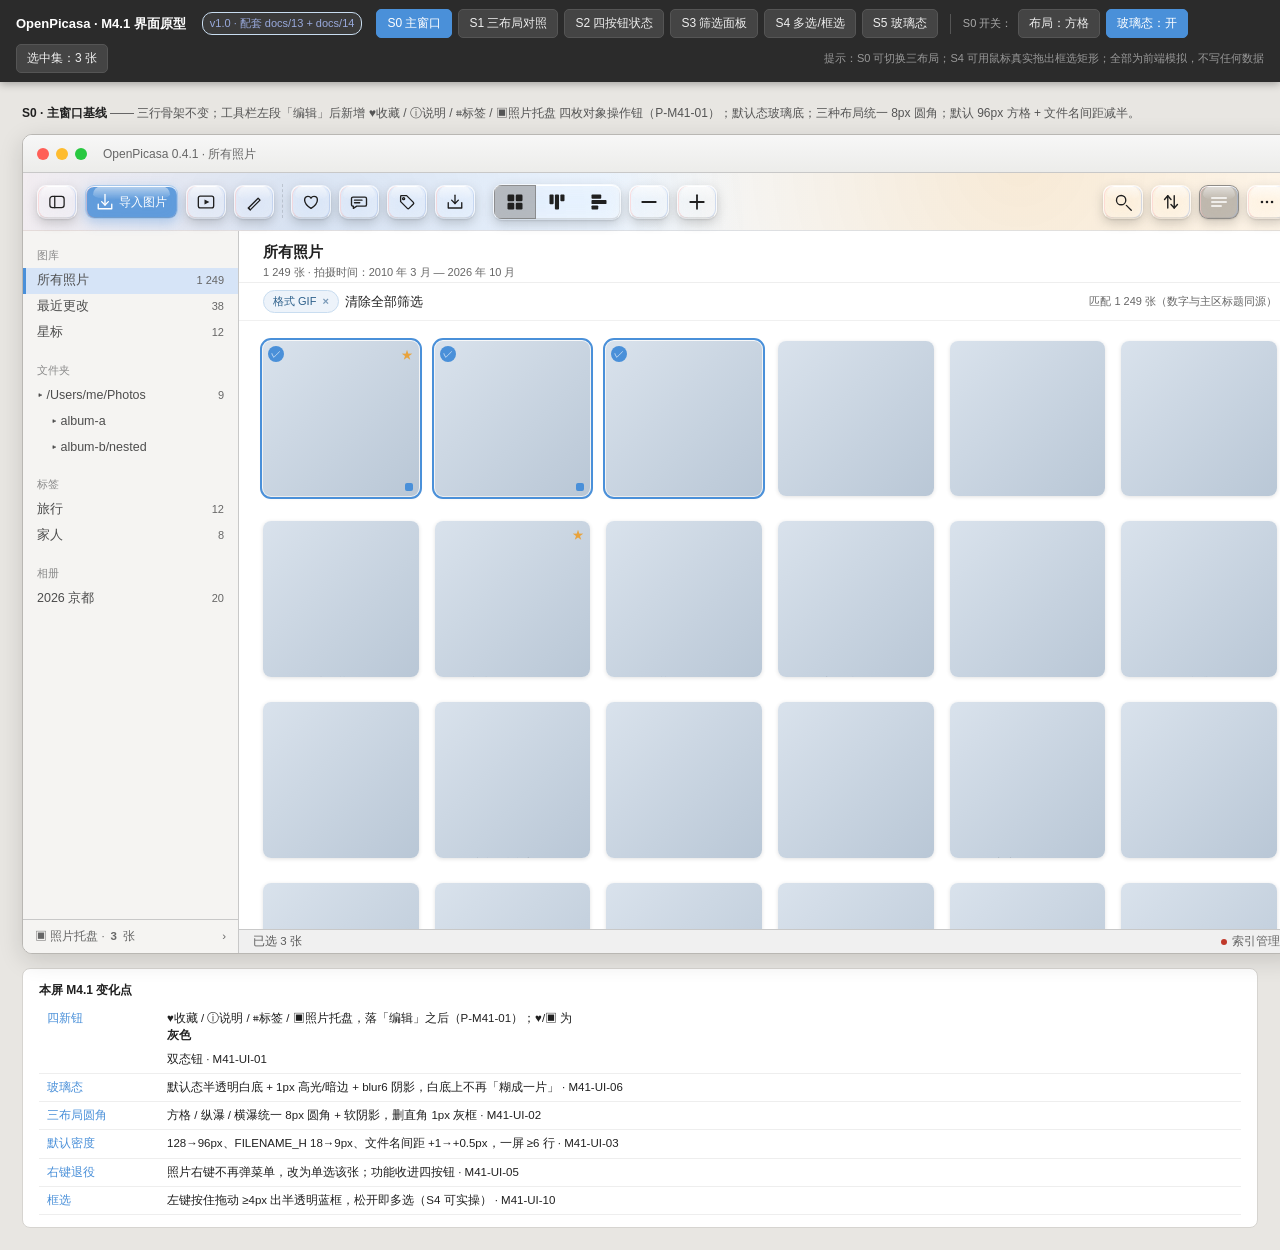
<file: docs/prototypes/m4.1-prototype.html>
<!DOCTYPE html>
<html lang="zh-CN">
<head>
<meta charset="UTF-8">
<meta name="viewport" content="width=device-width, initial-scale=1.0">
<title>OpenPicasa · M4.1 界面原型（工具栏整理 / 三布局圆角 / 框选多选）</title>
<style>
  :root{
    /* 取自 crates/picasa-ui/src/theme.rs:143-169 */
    --text-primary:#202020; --text-secondary:#666666; --text-disabled:#AAAAAA;
    --chrome:#F0F0F0; --grid:#FFFFFF; --sidebar:#F5F4F2; --separator:#C8C8C8;
    --cell-border:#CFCFCF; --selected:#4A90D9; --warn:#C8861E; --danger:#C0392B;
    --ok:#3E8E3E; /* v1.2：--seg-active 淡橙仅留给「非玻璃」的 M3.2 排布胶囊当前片等旧控件；玻璃选中态改用下方灰 token */
    --hover:#E9E7E3; --card-shadow:0 6px 24px rgba(0,0,0,.14);
    --font: -apple-system, "PingFang SC", "Noto Sans CJK SC", "Microsoft YaHei", sans-serif;
    /* M4.1 玻璃态 token —— 按 Tessera UI「Fluid Glass / Glass Button」风格重做（docs/14 §9.2 v1.1）
       参考：https://tessera-ui.github.io/zhHans/components/fluid_glass.html
             https://tessera-ui.github.io/zhHans/components/glass_button.html
       与旧版的本质差别：玻璃后面必须有「可透的内容」，否则半透明叠在纯白上仍看不出空间感。
       四要素：半透明染色 + 背景高斯模糊(backdrop-filter) + 折射扭曲 + 边缘多层高光/色散 + 水波纹。 */
    --glass-tint:rgba(255,255,255,.30);          /* 半透明染色（Tessera 动图：红底透过→浅粉） */
    --glass-tint-hover:rgba(255,255,255,.46);
    --glass-tint-disabled:rgba(255,255,255,.16);
    /* v1.2（用户裁决）：玻璃按钮选中态 = 中性灰，不用 M3.2 的淡橙 #FBE2D5。
       仍保持半透明可透（玻璃原则），灰阶取 #8C8C8C/55% 叠极淡底图后约 #BABABA。 */
    --glass-tint-selected:rgba(140,140,140,.55);
    --glass-selected-border:rgba(110,110,110,.60);
    --toolbar-glass:rgba(255,255,255,.60);
    --glass-blur:blur(10px) saturate(1.35);     /* 背景高斯模糊 + 轻微增饱和（Tessera blur + dispersion） */
    --glass-blur-hover:blur(7px) saturate(1.5);
    --glass-shadow:0 4px 12px rgba(0,0,0,.18), 0 1px 2px rgba(0,0,0,.10);
    --glass-shadow-hover:0 6px 16px rgba(0,0,0,.22), 0 1px 2px rgba(0,0,0,.10);
    --glass-inset:inset 0 1px 0 rgba(255,255,255,.95),
                  inset 0 -1px 0 rgba(0,0,0,.10),
                  inset 1px 0 0 rgba(255,255,255,.35),
                  inset -1px 0 0 rgba(0,0,0,.05),
                  inset 0 0 0 1px rgba(255,255,255,.18);
    --glass-rim:rgba(255,255,255,.55);           /* 1px 亮边 */
    --glass-rim-dark:rgba(0,0,0,.08);            /* 1px 暗边 */
  }
  *{box-sizing:border-box}
  body{margin:0;font-family:var(--font);color:var(--text-primary);background:#E8E6E2;font-size:13px;line-height:1.5}
  /* ---------- 原型工具条（不属于产品界面） ---------- */
  .protobar{position:sticky;top:0;z-index:50;background:#2B2B2B;color:#EEE;padding:9px 16px;display:flex;flex-wrap:wrap;gap:6px;align-items:center;box-shadow:0 2px 8px rgba(0,0,0,.3)}
  .protobar .title{font-weight:600;margin-right:10px;color:#FFF;font-size:13px}
  .protobar .tag{font-size:11px;color:#9AD;background:#3A3A3A;padding:2px 7px;border-radius:10px;margin-right:8px}
  .protobar button{background:#444;color:#EEE;border:1px solid #555;border-radius:5px;padding:5px 10px;cursor:pointer;font-size:12px;font-family:var(--font)}
  .protobar button:hover{background:#555}
  .protobar button.on{background:var(--selected);border-color:var(--selected);color:#FFF}
  .protobar .sep{width:1px;height:20px;background:#555;margin:0 6px}
  .protobar .hint{font-size:11px;color:#999;margin-left:auto}
  /* ---------- 舞台 ---------- */
  .stage{padding:22px;display:flex;justify-content:center;align-items:flex-start;min-height:calc(100vh - 44px)}
  .screen{display:none;width:1280px;max-width:100%}
  .screen.active{display:block}
  .caption{max-width:1280px;margin:0 auto 12px;color:#555;font-size:12px}
  .caption b{color:#202020}
  /* ---------- 主窗口 ---------- */
  .app{width:1280px;height:820px;background:var(--grid);border:1px solid #B9B7B3;border-radius:10px;overflow:hidden;box-shadow:var(--card-shadow);display:flex;flex-direction:column;position:relative}
  .titlebar{height:38px;background:linear-gradient(#F7F7F7,#ECECEA);border-bottom:1px solid var(--separator);display:flex;align-items:center;padding:0 14px;gap:8px;flex:none}
  .lights{display:flex;gap:7px;margin-right:8px}
  .lights i{width:12px;height:12px;border-radius:50%;display:block}
  .lights i:nth-child(1){background:#FF5F57}.lights i:nth-child(2){background:#FEBC2E}.lights i:nth-child(3){background:#28C840}
  .tb-title{font-size:12px;color:var(--text-secondary)}
  /* 工具栏：M4.1 玻璃态（按 Tessera Fluid Glass 风格，可切换对照）
     ⚠ 玻璃必须透出「背后的内容」才有空间感：给顶栏铺一层极淡的可透彩色底，
        按钮的 backdrop-filter 才能真的模糊/折射到东西（对应实装的「顶栏底图」策略）。 */
  .toolbar{height:58px;position:relative;isolation:isolate;
        background:linear-gradient(100deg,rgba(255,235,232,.55),rgba(235,244,255,.55) 45%,rgba(255,245,232,.55));
        border-bottom:1px solid rgba(0,0,0,.10);display:flex;align-items:center;padding:0 14px;gap:18px;flex:none;
        backdrop-filter:var(--glass-blur);-webkit-backdrop-filter:var(--glass-blur)}
  .toolbar::before{content:"";position:absolute;inset:0;z-index:-1;pointer-events:none;
        background:radial-gradient(circle at 22% 120%,rgba(74,144,217,.20),transparent 45%),
                   radial-gradient(circle at 78% -20%,rgba(232,163,61,.18),transparent 42%)}
  .app.flat .toolbar{background:#FFF;backdrop-filter:none}
  .app.flat .toolbar::before{display:none}
  .app.flat .tbtn,.app.flat .pill{background:#FFF;box-shadow:0 1px 3px rgba(0,0,0,.14);border-color:transparent;backdrop-filter:none}
  .app.flat .tbtn::before,.app.flat .tbtn::after{display:none}   /* 改前对照：去掉镜面高光与色散，只留 M4 的白圆底+淡阴影 */
  .tb-group{display:flex;align-items:center;gap:8px}
  .tb-sep{flex:1}
  /* 玻璃态按钮：Tessera Glass Button —— 半透明染色 + 背景模糊/折射 + 边缘多层高光 + 阴影 + 水波纹 */
  .tbtn{height:34px;min-width:34px;padding:0 10px;border-radius:9px;
        background:var(--glass-tint);color:var(--text-primary);font-size:12px;cursor:pointer;
        display:inline-flex;align-items:center;gap:5px;font-family:var(--font);
        border:1px solid var(--glass-rim);
        border-bottom-color:var(--glass-rim-dark);
        box-shadow:var(--glass-shadow),var(--glass-inset);
        backdrop-filter:var(--glass-blur);-webkit-backdrop-filter:var(--glass-blur);
        position:relative;overflow:hidden;
        transition:background .18s,box-shadow .18s,transform .18s,backdrop-filter .18s}
  /* 顶部镜面高光带（Tessera 动图：上缘亮、下缘暗，模拟玻璃厚度） */
  .tbtn::before{content:"";position:absolute;left:8%;right:8%;top:0;height:45%;border-radius:9px 9px 40% 40%;
        background:linear-gradient(180deg,rgba(255,255,255,.55),rgba(255,255,255,0));pointer-events:none}
  /* 色散：左右两道极淡的 RGB 分离边（Tessera dispersion，egui 侧用两条半透明描边近似） */
  .tbtn::after{content:"";position:absolute;inset:0;border-radius:9px;pointer-events:none;
        box-shadow:inset 1px 0 0 rgba(255,120,120,.22),inset -1px 0 0 rgba(120,170,255,.22)}
  .tbtn:hover{background:var(--glass-tint-hover);box-shadow:var(--glass-shadow-hover),var(--glass-inset);
        backdrop-filter:var(--glass-blur-hover);transform:translateY(-1px)}
  .tbtn:active{transform:scale(.94)}
  .tbtn.primary{background:rgba(74,144,217,.85);color:#FFF;border-color:rgba(255,255,255,.45);
        box-shadow:0 4px 12px rgba(74,144,217,.35),var(--glass-inset)}
  .tbtn.active{background:var(--glass-tint-selected);border-color:var(--glass-selected-border);color:#FFF}
  .tbtn.active .ico svg{stroke:#FFF}
  .tbtn.disabled{background:var(--glass-tint-disabled);color:var(--text-disabled);box-shadow:none;
        backdrop-filter:blur(3px);border-color:rgba(255,255,255,.25)}
  .tbtn .ico{width:18px;height:18px;display:inline-flex;align-items:center;justify-content:center;flex:none;line-height:1;position:relative;z-index:1}
  .tbtn .ico svg{width:18px;height:18px;display:block}
  /* 点击水波纹（Tessera RippleState）：一个从点击点扩散的浅色圆 */
  .ripple{position:absolute;border-radius:50%;background:rgba(255,255,255,.55);transform:translate(-50%,-50%) scale(0);
        pointer-events:none;animation:ripple .5s ease-out forwards;z-index:0}
  @keyframes ripple{to{transform:translate(-50%,-50%) scale(9);opacity:0}}
  .pill{display:inline-flex;border-radius:9px;overflow:hidden;
        background:var(--glass-tint);border:1px solid var(--glass-rim);border-bottom-color:var(--glass-rim-dark);
        box-shadow:var(--glass-shadow),var(--glass-inset);
        backdrop-filter:var(--glass-blur);-webkit-backdrop-filter:var(--glass-blur)}
  .pill span{padding:8px 12px;font-size:13px;cursor:pointer;display:inline-flex;align-items:center;justify-content:center;min-width:40px;
        transition:background .15s}
  .pill span svg{width:18px;height:18px;display:block}
  .pill span.on{background:var(--glass-tint-selected);box-shadow:inset 0 0 0 1px var(--glass-selected-border)}
  /* 新四钮分隔：编辑之后加一条淡竖线提示分组 */
  .tb-newgroup{display:flex;align-items:center;gap:8px;padding-left:8px;border-left:1px dashed rgba(0,0,0,.14)}
  .body{flex:1;display:flex;min-height:0}
  .sidebar{width:216px;background:var(--sidebar);border-right:1px solid var(--separator);display:flex;flex-direction:column;overflow:hidden;flex:none}
  .side-scroll{overflow:auto;padding:8px 0;flex:1}
  .sec{font-size:11px;color:var(--sidebar-section,#8A8A8A);padding:8px 14px 4px;display:flex;justify-content:space-between;align-items:center}
  .nav{height:26px;display:flex;align-items:center;padding:0 14px;gap:7px;cursor:pointer;font-size:12.5px;color:#4D4D4D}
  .nav:hover{background:var(--hover)}
  .nav.on{background:#D6E4F7;border-left:3px solid var(--selected);padding-left:11px}
  .nav .cnt{margin-left:auto;color:var(--text-secondary);font-size:11px}
  .tray{height:34px;border-top:1px solid var(--separator);display:flex;align-items:center;padding:0 12px;gap:6px;font-size:11.5px;color:var(--text-secondary);flex:none}
  .main{flex:1;display:flex;flex-direction:column;min-width:0;background:var(--grid)}
  .viewhead{height:52px;padding:10px 24px 6px;border-bottom:1px solid #EEE;flex:none}
  .viewhead h1{margin:0;font-size:15px;font-weight:600}
  .viewhead .sub{font-size:11px;color:var(--text-secondary)}
  .chips{display:flex;gap:6px;padding:7px 24px;align-items:center;min-height:34px;border-bottom:1px solid #F0F0F0;flex:none;flex-wrap:wrap}
  .chip{background:#EDF3FA;border:1px solid #C9DDF0;color:#2C5F8A;border-radius:12px;padding:2px 9px;font-size:11px;display:inline-flex;gap:6px;align-items:center}
  .chip b{cursor:pointer;color:#7A9AB8}
  .chip.clear{background:transparent;border:none;color:var(--selected);cursor:pointer;font-size:11.5px}
  /* 网格：M4.1 统一圆角 + 软阴影 */
  .gridarea{flex:1;overflow:auto;padding:20px 24px;background:var(--grid);position:relative}
  .grid{display:grid;gap:16px}
  .cell{position:relative;background:linear-gradient(135deg,#D9E2EC,#B9C7D6);border-radius:8px;
        box-shadow:0 1px 4px rgba(0,0,0,.12);display:flex;align-items:flex-end;justify-content:center;
        font-size:11px;color:#4A5560;cursor:pointer;user-select:none;overflow:hidden}
  .cell.square{aspect-ratio:1/1}
  .cell.masonry{border-radius:8px}
  .cell.sel{outline:2px solid var(--selected);outline-offset:1px}
  .cell .corner{position:absolute;top:5px;left:5px;width:16px;height:16px;border-radius:50%;background:var(--selected);color:#FFF;font-size:10px;display:flex;align-items:center;justify-content:center;z-index:2}
  .cell .star{position:absolute;top:5px;right:6px;color:#E8A33D;font-size:12px;z-index:2}
  .cell .traydot{position:absolute;bottom:5px;right:6px;width:8px;height:8px;border-radius:2px;background:var(--selected);z-index:2}
  .cell .fname{position:absolute;left:0;right:0;bottom:-14px;text-align:center;font-size:11px;color:var(--text-primary);white-space:nowrap;overflow:hidden;text-overflow:ellipsis}
  .grid.with-names .cell{margin-bottom:9px}
  .grid.before .cell{border-radius:0;border:1px solid var(--cell-border);box-shadow:none}
  .grid.before .cell.square{aspect-ratio:1/1}
  .grid.before .cell .fname{bottom:-19px}
  .grid.before.with-names .cell{margin-bottom:18px}
  /* 框选矩形 */
  .marquee{position:absolute;border:1px solid var(--selected);background:rgba(74,144,217,.12);border-radius:2px;pointer-events:none;z-index:20;display:none}
  .statusbar{height:24px;background:var(--chrome);border-top:1px solid var(--separator);display:flex;align-items:center;padding:0 14px;font-size:11.5px;color:#5A5A5A;flex:none}
  .statusbar .sp{flex:1}
  .statusbar .entry{color:var(--text-secondary);cursor:pointer;display:flex;gap:5px;align-items:center}
  .statusbar .dot{width:6px;height:6px;border-radius:50%;background:var(--danger)}
  /* ---------- 浮层卡片 ---------- */
  .float{position:absolute;background:#FBFBFB;border:1px solid #D6D4D0;border-radius:8px;box-shadow:var(--card-shadow);padding:14px;z-index:30}
  .float h3{margin:0 0 10px;font-size:13px}
  .lbl{font-size:11px;color:var(--text-secondary);display:block;margin-bottom:3px}
  .row{display:flex;align-items:center;gap:8px;margin:7px 0}
  .inp{flex:1;border:1px solid var(--separator);border-radius:5px;padding:5px 8px;font-size:12px;font-family:var(--font);background:#FFF;min-width:0}
  .btn{border:1px solid var(--separator);background:#FFF;border-radius:6px;padding:6px 12px;cursor:pointer;font-size:12px;font-family:var(--font);color:var(--text-primary)}
  .btn:hover{background:var(--hover)}
  .btn.pri{background:var(--selected);color:#FFF;border-color:var(--selected)}
  .btn.ghost{background:transparent;border-color:transparent;color:var(--selected)}
  .tag{display:inline-block;font-size:10.5px;padding:1px 7px;border-radius:9px;background:#EDF3FA;color:#2C5F8A;border:1px solid #C9DDF0}
  .tag.m41{background:#EDEDED;color:#555;border-color:#CCC}
  .fine{font-size:11px;color:var(--text-secondary)}
  .hr{border:none;border-top:1px solid #EEE;margin:9px 0}
  .toggle{border:1px solid var(--separator);background:#FFF;border-radius:5px;padding:3px 9px;font-size:11px;cursor:pointer;font-family:var(--font)}
  .toggle.on{background:var(--selected);color:#FFF;border-color:var(--selected)}
  .toggle.all.on{background:var(--ok);border-color:var(--ok)}
  .note{font-size:11px;color:var(--text-secondary);background:#F4F6F8;border-left:3px solid #C9DDF0;padding:7px 10px;border-radius:0 5px 5px 0;margin:8px 0}
  .okbox{font-size:12px;border:1px solid #BEDDBE;background:#F1F8F1;color:#2C6B2C;padding:9px 11px;border-radius:6px;margin:8px 0}
  .warnbox{font-size:12px;border:1px solid #EAD3A8;background:#FDF7EC;color:#8A5D12;padding:9px 11px;border-radius:6px;margin:8px 0}
  .errbox{font-size:12px;border:1px solid #E6BDB8;background:#FCF0EF;color:#9B3227;padding:9px 11px;border-radius:6px;margin:8px 0}
  .hidden{display:none!important}
  /* 筛选面板 */
  .filterpanel{right:26px;top:96px;width:360px;max-height:640px;overflow:auto}
  /* 批量标签浮层 */
  .tagpop{left:300px;top:96px;width:250px;padding:10px}
  .tagpop .ti{display:flex;align-items:center;gap:8px;padding:6px 8px;border-radius:5px;cursor:pointer;font-size:12px}
  .tagpop .ti:hover{background:var(--hover)}
  .tagpop .box{width:15px;height:15px;border:1px solid var(--separator);border-radius:3px;display:inline-flex;align-items:center;justify-content:center;font-size:11px;flex:none;background:#FFF}
  .tagpop .box.on{background:var(--selected);color:#FFF;border-color:var(--selected)}
  .tagpop .box.part{background:#9EC4EA;color:#FFF;border-color:var(--selected)}
  /* 说明窗口 */
  .capwin{left:430px;top:210px;width:340px}
  /* toast */
  .toast{position:absolute;bottom:44px;left:50%;transform:translateX(-50%);background:rgba(20,20,20,.86);color:#FFF;padding:8px 16px;border-radius:6px;font-size:12px;display:none;z-index:45}
  .toast.show{display:block;animation:fade 2.6s forwards}
  @keyframes fade{0%{opacity:0}10%{opacity:1}85%{opacity:1}100%{opacity:0}}
  /* 说明卡 / 对照表 */
  .legend{max-width:1280px;margin:14px auto 0;background:#FFF;border:1px solid #D6D4D0;border-radius:8px;padding:12px 16px;font-size:12px}
  .legend b{display:block;margin-bottom:6px}
  .legend table{width:100%;border-collapse:collapse;font-size:11.5px}
  .legend td,.legend th{text-align:left;padding:5px 8px;border-bottom:1px solid #EEE;vertical-align:top}
  .legend td:first-child{color:var(--selected);font-family:monospace;width:120px;white-space:nowrap}
  .legend .mono{font-family:monospace;font-size:11px}
  /* 状态机 / 对照块 */
  .panels{display:flex;gap:14px;flex-wrap:wrap}
  .panel{flex:1;min-width:360px;background:#FFF;border:1px solid #D6D4D0;border-radius:8px;padding:14px}
  .panel h4{margin:0 0 10px;font-size:13px}
  .matrix{width:100%;border-collapse:collapse;font-size:11.5px}
  .matrix th,.matrix td{border:1px solid #E2E0DC;padding:6px 8px;text-align:left}
  .matrix th{background:#F4F6F8;color:var(--text-secondary);font-weight:600}
  .swatch{display:inline-block;width:12px;height:12px;border-radius:3px;vertical-align:-2px;margin-right:5px}
  /* 玻璃态对照（Tessera Fluid Glass 风格）
     为了「看得见玻璃」，对照区背后铺一层彩色可透背景 —— 这正是 Tessera 动图的做法。 */
  .glassstage{background:linear-gradient(120deg,#C0392B,#8E44AD 38%,#2980B9 70%,#16A085);
        border-radius:8px;padding:14px;position:relative;overflow:hidden}
  .glassstage::before{content:"";position:absolute;inset:0;
        background:radial-gradient(circle at 20% 80%,rgba(255,255,255,.35),transparent 35%),
                   radial-gradient(circle at 80% 15%,rgba(255,220,120,.4),transparent 30%);pointer-events:none}
  .glassrow{display:flex;gap:18px;align-items:center;padding:10px 0;border-bottom:1px solid rgba(255,255,255,.18);flex-wrap:wrap;position:relative;z-index:1}
  .glassrow:last-child{border-bottom:none}
  .glassrow .lb{width:70px;color:#FFF;font-size:11.5px;flex:none;text-shadow:0 1px 2px rgba(0,0,0,.4)}
  .glassrow .fine{color:rgba(255,255,255,.9);text-shadow:0 1px 2px rgba(0,0,0,.35)}
  .gbtn{height:34px;min-width:34px;padding:0 12px;border-radius:9px;display:inline-flex;align-items:center;justify-content:center;
        font-size:12px;font-family:var(--font);color:var(--text-primary);position:relative;overflow:hidden;
        border:1px solid var(--glass-rim);border-bottom-color:var(--glass-rim-dark);
        backdrop-filter:var(--glass-blur);-webkit-backdrop-filter:var(--glass-blur)}
  .gbtn::before{content:"";position:absolute;left:8%;right:8%;top:0;height:45%;border-radius:9px 9px 40% 40%;
        background:linear-gradient(180deg,rgba(255,255,255,.55),rgba(255,255,255,0));pointer-events:none}
  .g-default{background:var(--glass-tint);box-shadow:var(--glass-shadow),var(--glass-inset)}
  .g-hover{background:var(--glass-tint-hover);box-shadow:var(--glass-shadow-hover),var(--glass-inset);
        border-color:rgba(255,255,255,.8);backdrop-filter:var(--glass-blur-hover);transform:translateY(-1px)}
  .g-sel{background:var(--glass-tint-selected);border-color:var(--glass-selected-border);color:#FFF;
        box-shadow:0 4px 12px rgba(0,0,0,.20),var(--glass-inset)}
  .g-dis{background:var(--glass-tint-disabled);color:var(--text-disabled);box-shadow:none;
        backdrop-filter:blur(3px);border-color:rgba(255,255,255,.25)}
  .g-old{background:#FFF;box-shadow:0 1px 3px rgba(0,0,0,.14);border-color:transparent;backdrop-filter:none}
  /* 布局对照屏 */
  .cmp{display:flex;gap:16px;flex-wrap:wrap}
  .cmpcol{flex:1;min-width:360px}
  .cmpgrid{display:grid;gap:12px;padding:12px;background:#FFF;border:1px solid #E2E0DC;border-radius:8px}
  .cmpgrid.g5{grid-template-columns:repeat(5,1fr)}
  .cmpgrid.mv{grid-template-columns:repeat(4,1fr);grid-auto-rows:10px}
  .cmpgrid.mh{grid-template-columns:repeat(3,1fr);grid-auto-rows:10px}
  .cmpcell{background:linear-gradient(135deg,#D9E2EC,#B9C7D6);border-radius:8px;box-shadow:0 1px 4px rgba(0,0,0,.12);position:relative}
  .cmpcell.old{border-radius:0;border:1px solid var(--cell-border);box-shadow:none}
  .cmpcell .fn{position:absolute;left:0;right:0;bottom:-13px;text-align:center;font-size:10px;color:var(--text-primary)}
  .cmpgrid .cmpcell{margin-bottom:12px}
  .stateline{display:flex;gap:10px;align-items:center;margin:8px 0;font-size:11.5px;color:var(--text-secondary)}
  .kbd{font-family:monospace;background:#EEE;border:1px solid #CCC;border-bottom-width:2px;border-radius:4px;padding:1px 6px;font-size:11px;color:#333}
  .newbadge{display:inline-block;background:#EDEDED;color:#555;border:1px solid #CCC;border-radius:4px;padding:0 5px;font-size:10px;margin-left:4px}
</style>
</head>
<body>

<!-- ============ 原型工具条（非产品界面） ============ -->
<div class="protobar">
  <span class="title">OpenPicasa · M4.1 界面原型</span>
  <span class="tag">v1.0 · 配套 docs/13 + docs/14</span>
  <button data-screen="home" class="on">S0 主窗口</button>
  <button data-screen="layout">S1 三布局对照</button>
  <button data-screen="actions">S2 四按钮状态</button>
  <button data-screen="filter">S3 筛选面板</button>
  <button data-screen="select">S4 多选/框选</button>
  <button data-screen="glass">S5 玻璃态</button>
  <span class="sep"></span>
  <span style="font-size:11px;color:#AAA">S0 开关：</span>
  <button id="layoutBtn">布局：方格</button>
  <button id="glassBtn" class="on">玻璃态：开</button>
  <button id="selBtn">选中集：3 张</button>
  <span class="hint">提示：S0 可切换三布局；S4 可用鼠标真实拖出框选矩形；全部为前端模拟，不写任何数据</span>
</div>

<div class="stage">

<!-- ==================== S0 主窗口 ==================== -->
<div class="screen active" id="scr-home">
  <div class="caption"><b>S0 · 主窗口基线</b> —— 三行骨架不变；工具栏左段「编辑」后新增 ♥收藏 / ⓘ说明 / ⌗标签 / ▣照片托盘 四枚对象操作钮（P-M41-01）；默认态玻璃底；三种布局统一 8px 圆角；默认 96px 方格 + 文件名间距减半。</div>
  <div class="app" id="homeApp">
    <div class="titlebar"><div class="lights"><i></i><i></i><i></i></div><span class="tb-title">OpenPicasa 0.4.1 · 所有照片</span></div>
    <div class="toolbar">
      <!-- 左段：既有 4 枚 + 新增 4 枚 -->
      <div class="tb-group">
        <button class="tbtn" title="显示/隐藏边栏"><span class="ico"><svg viewBox="0 0 24 24" fill="none" stroke="currentColor" stroke-width="1.7" stroke-linecap="round" stroke-linejoin="round"><rect x="2.5" y="4.5" width="19" height="15" rx="3.5"/><line x1="9" y1="4.5" x2="9" y2="19.5"/></svg></span></button>
        <button class="tbtn primary" title="导入：添加文件夹…"><span class="ico"><svg viewBox="0 0 24 24" fill="none" stroke="currentColor" stroke-width="1.8" stroke-linecap="round" stroke-linejoin="round"><path d="M3 15 L3 21 L21 21 L21 15"/><line x1="12" y1="2" x2="12" y2="16"/><path d="M7.5 11.5 L12 16 L16.5 11.5"/></svg></span> 导入图片</button>
        <button class="tbtn" title="幻灯片（下一版开放）"><span class="ico"><svg viewBox="0 0 24 24" fill="none" stroke="currentColor" stroke-width="1.8" stroke-linecap="round" stroke-linejoin="round"><rect x="1.8" y="4.2" width="20.4" height="15.6" rx="2.5"/><polygon points="10,8.6 10,15.4 16.6,12" fill="currentColor" stroke="none"/></svg></span></button>
        <button class="tbtn" title="编辑（下一版开放）"><span class="ico"><svg viewBox="0 0 24 24" fill="none" stroke="currentColor" stroke-width="1.8" stroke-linecap="round" stroke-linejoin="round"><path d="M4.5 20 L17.5 7 L20 9.5 L7 22.5 Z"/><line x1="4.5" y1="20" x2="7" y2="22.5"/></svg></span></button>
        <!-- ↓ M4.1 新增四钮（编辑之后） -->
        <div class="tb-newgroup" id="newBtnGroup">
          <button class="tbtn" id="btnFav" title="收藏" onclick="actToast('fav')"><span class="ico"><svg viewBox="0 0 24 24" fill="none" stroke="currentColor" stroke-width="1.8" stroke-linecap="round" stroke-linejoin="round"><path d="M12 20.5 C12 20.5 3.5 15 3.5 9.2 C3.5 6.4 5.6 4.5 8 4.5 C9.7 4.5 11.2 5.4 12 6.9 C12.8 5.4 14.3 4.5 16 4.5 C18.4 4.5 20.5 6.4 20.5 9.2 C20.5 15 12 20.5 12 20.5 Z"/></svg></span></button>
          <button class="tbtn" title="说明" onclick="actToast('cap')"><span class="ico"><svg viewBox="0 0 24 24" fill="none" stroke="currentColor" stroke-width="1.8" stroke-linecap="round" stroke-linejoin="round"><path d="M4 5.5 h16 a2 2 0 0 1 2 2 v8 a2 2 0 0 1 -2 2 H9 l-4.5 3 v-3 H4 a2 2 0 0 1 -2 -2 v-8 a2 2 0 0 1 2 -2 Z"/><line x1="6" y1="9.5" x2="16" y2="9.5"/><line x1="6" y1="13" x2="13" y2="13"/></svg></span></button>
          <button class="tbtn" title="标签" onclick="actToast('tag')"><span class="ico"><svg viewBox="0 0 24 24" fill="none" stroke="currentColor" stroke-width="1.8" stroke-linecap="round" stroke-linejoin="round"><path d="M3.5 11.5 V4.5 a1 1 0 0 1 1 -1 h7 L20.5 12.5 a1.5 1.5 0 0 1 0 2.1 l-5.9 5.9 a1.5 1.5 0 0 1 -2.1 0 Z"/><circle cx="7.5" cy="7.5" r="1.4"/></svg></span></button>
          <button class="tbtn" id="btnTray" title="照片托盘 · ⌘H" onclick="actToast('tray')"><span class="ico"><svg viewBox="0 0 24 24" fill="none" stroke="currentColor" stroke-width="1.8" stroke-linecap="round" stroke-linejoin="round"><path d="M3 13 L3 20 L21 20 L21 13"/><line x1="12" y1="3" x2="12" y2="14"/><path d="M7.5 9.5 L12 14 L16.5 9.5"/></svg></span></button>
        </div>
      </div>
      <!-- 中段 -->
      <div class="tb-group">
        <div class="pill" id="layoutPill">
          <span class="on" data-layout="grid" title="方格"><svg viewBox="0 0 24 24" fill="currentColor"><rect x="2" y="2" width="9" height="9" rx="1.6"/><rect x="13" y="2" width="9" height="9" rx="1.6"/><rect x="2" y="13" width="9" height="9" rx="1.6"/><rect x="13" y="13" width="9" height="9" rx="1.6"/></svg></span>
          <span data-layout="mv" title="纵向瀑布流"><svg viewBox="0 0 24 24" fill="currentColor"><rect x="2" y="2" width="5.5" height="13" rx="1.2"/><rect x="9.2" y="2" width="5.5" height="20" rx="1.2"/><rect x="16.5" y="2" width="5.5" height="9" rx="1.2"/></svg></span>
          <span data-layout="mh" title="横向瀑布流"><svg viewBox="0 0 24 24" fill="currentColor"><rect x="2" y="2" width="13" height="5.5" rx="1.2"/><rect x="2" y="9.2" width="20" height="5.5" rx="1.2"/><rect x="2" y="16.5" width="9" height="5.5" rx="1.2"/></svg></span>
        </div>
        <button class="tbtn" title="缩小缩略图 · ⌘−"><span class="ico"><svg viewBox="0 0 24 24" fill="none" stroke="currentColor" stroke-width="2.4" stroke-linecap="round"><line x1="3" y1="12" x2="21" y2="12"/></svg></span></button>
        <button class="tbtn" title="放大缩略图 · ⌘+"><span class="ico"><svg viewBox="0 0 24 24" fill="none" stroke="currentColor" stroke-width="2.4" stroke-linecap="round"><line x1="3" y1="12" x2="21" y2="12"/><line x1="12" y1="3" x2="12" y2="21"/></svg></span></button>
      </div>
      <div class="tb-sep"></div>
      <!-- 右段 -->
      <div class="tb-group">
        <button class="tbtn" title="搜索 · ⌘F"><span class="ico"><svg viewBox="0 0 24 24" fill="none" stroke="currentColor" stroke-width="1.8" stroke-linecap="round"><circle cx="9.5" cy="9.5" r="6.2"/><line x1="16.5" y1="16.5" x2="23" y2="23"/></svg></span></button>
        <button class="tbtn" title="排序：拍摄日期（新在前）"><span class="ico"><svg viewBox="0 0 24 24" fill="none" stroke="currentColor" stroke-width="1.9" stroke-linecap="round" stroke-linejoin="round"><polyline points="7.7,20 7.7,3.6 3.4,8.6"/><line x1="7.7" y1="3.6" x2="12" y2="8.6"/><polyline points="16.3,3.6 16.3,20 12,15.4"/><line x1="16.3" y1="20" x2="20.6" y2="15.4"/></svg></span></button>
        <button class="tbtn active" title="筛选（日期 / 类型 / 尺寸 / 标签）"><span class="ico"><svg viewBox="0 0 24 24" fill="none" stroke="currentColor" stroke-width="2.1" stroke-linecap="round"><line x1="2.4" y1="6.7" x2="21.6" y2="6.7"/><line x1="2.4" y1="12" x2="21.6" y2="12"/><line x1="2.4" y1="17.3" x2="14.9" y2="17.3"/></svg></span></button>
        <button class="tbtn" title="更多"><span class="ico"><svg viewBox="0 0 24 24" fill="currentColor"><circle cx="5.3" cy="12" r="1.7"/><circle cx="12" cy="12" r="1.7"/><circle cx="18.7" cy="12" r="1.7"/></svg></span></button>
      </div>
    </div>
    <div class="body">
      <div class="sidebar">
        <div class="side-scroll">
          <div class="sec">图库</div>
          <div class="nav on">所有照片 <span class="cnt">1 249</span></div>
          <div class="nav">最近更改 <span class="cnt">38</span></div>
          <div class="nav">星标 <span class="cnt">12</span></div>
          <div class="sec" style="margin-top:8px">文件夹</div>
          <div class="nav">▸ /Users/me/Photos <span class="cnt">9</span></div>
          <div class="nav" style="padding-left:28px">▸ album-a</div>
          <div class="nav" style="padding-left:28px">▸ album-b/nested</div>
          <div class="sec" style="margin-top:8px">标签</div>
          <div class="nav">旅行 <span class="cnt">12</span></div>
          <div class="nav">家人 <span class="cnt">8</span></div>
          <div class="sec" style="margin-top:8px">相册</div>
          <div class="nav">2026 京都 <span class="cnt">20</span></div>
        </div>
        <div class="tray">▣ 照片托盘 · <b id="trayCount">3</b> 张 <span style="margin-left:auto">›</span></div>
      </div>
      <div class="main">
        <div class="viewhead"><h1>所有照片</h1><div class="sub">1 249 张 · 拍摄时间：2010 年 3 月 — 2026 年 10 月</div></div>
        <div class="chips"><span class="chip">格式 GIF <b>×</b></span><span class="clear">清除全部筛选</span><span class="fine" style="margin-left:auto">匹配 1 249 张（数字与主区标题同源）</span></div>
        <div class="gridarea" id="homeGridArea">
          <div class="grid with-names g5" id="homeGrid"></div>
          <div class="marquee" id="homeMarquee"></div>
        </div>
        <div class="statusbar"><span id="homeSel">已选 3 张</span><span class="sp"></span><span class="entry"><span class="dot"></span> 索引管理 ›</span></div>
      </div>
    </div>
    <!-- 浮层：批量标签 / 说明 -->
    <div class="float tagpop hidden" id="homeTagPop">
      <h3>批量标签 · <span id="tagPopN">3</span> 张照片 <span class="newbadge">M4.1 新</span></h3>
      <div class="ti" onclick="toggleTagRow(this)"><span class="box on">✓</span> 旅行</div>
      <div class="ti" onclick="toggleTagRow(this)"><span class="box part">–</span> 家人 <span class="fine" style="margin-left:auto">部分选中</span></div>
      <div class="ti" onclick="toggleTagRow(this)"><span class="box"></span> 工作</div>
      <hr class="hr"><div class="fine">＋ 新建标签并添加…</div>
      <div class="note" style="margin-bottom:0">取消勾选 = 从 3 张同步移除该标签</div>
    </div>
    <div class="float capwin hidden" id="homeCapWin">
      <h3>照片说明（<span id="capN">3</span> 张）</h3>
      <textarea class="inp" style="width:100%;height:70px;resize:none" placeholder="2026 年京都旅行，清水寺前。"></textarea>
      <div class="fine" style="margin:6px 0">ⓘ 将保存到选中的 3 张照片（只写应用索引，不改原图）</div>
      <div class="row" style="justify-content:flex-end;margin-bottom:0"><button class="btn" onclick="hideFloats()">取消</button><button class="btn pri" onclick="hideFloats();toast('已保存 3 张说明')">保存</button></div>
    </div>
    <div class="toast" id="homeToast"></div>
  </div>
  <div class="legend">
    <b>本屏 M4.1 变化点</b>
    <table>
      <tr><td>四新钮</td><td>♥收藏 / ⓘ说明 / ⌗标签 / ▣照片托盘，落「编辑」之后（P-M41-01）；♥/▣ 为<b>灰色</b>双态钮 · M41-UI-01</td></tr>
      <tr><td>玻璃态</td><td>默认态半透明白底 + 1px 高光/暗边 + blur6 阴影，白底上不再「糊成一片」 · M41-UI-06</td></tr>
      <tr><td>三布局圆角</td><td>方格 / 纵瀑 / 横瀑统一 8px 圆角 + 软阴影，删直角 1px 灰框 · M41-UI-02</td></tr>
      <tr><td>默认密度</td><td>128→96px、FILENAME_H 18→9px、文件名间距 +1→+0.5px，一屏 ≥6 行 · M41-UI-03</td></tr>
      <tr><td>右键退役</td><td>照片右键不再弹菜单，改为单选该张；功能收进四按钮 · M41-UI-05</td></tr>
      <tr><td>框选</td><td>左键按住拖动 ≥4px 出半透明蓝框，松开即多选（S4 可实操） · M41-UI-10</td></tr>
    </table>
  </div>
</div>

<!-- ==================== S1 三布局对照 ==================== -->
<div class="screen" id="scr-layout">
  <div class="caption"><b>S1 · 三布局圆角与密度对照</b> —— 改前（直角 + 1px 灰框 + 128px）vs 改后（8px 圆角 + 软阴影 + 96px）。三布局共用一条 `RectShape::with_texture` 贴图通路，不新增纹理上传。</div>
  <div class="panels">
    <div class="panel">
      <h4>方格 Grid <span class="tag m41">M41-UI-02/03</span></h4>
      <div class="stateline"><b style="color:#202020">改前</b> 128px · 直角/圆角混用 · 文件名行 18px</div>
      <div class="cmpgrid g5" id="cmpGridBefore"></div>
      <div class="stateline" style="margin-top:18px"><b style="color:#202020">改后</b> 96px · 8px 圆角 + 软阴影 · 文件名行 9px</div>
      <div class="cmpgrid g5" id="cmpGridAfter"></div>
    </div>
    <div class="panel">
      <h4>纵向瀑布流 V <span class="tag m41">M41-UI-02</span></h4>
      <div class="stateline"><b style="color:#202020">改前</b> radius=0 · painter.image 直角 · 1px 灰框</div>
      <div class="cmpgrid mv" id="cmpMvBefore"></div>
      <div class="stateline" style="margin-top:18px"><b style="color:#202020">改后</b> radius=8 · RectShape 圆角贴图 · 无灰框</div>
      <div class="cmpgrid mv" id="cmpMvAfter"></div>
    </div>
    <div class="panel" style="min-width:100%">
      <h4>横向瀑布流 H <span class="tag m41">M41-UI-02</span></h4>
      <div class="cmp">
        <div class="cmpcol"><div class="stateline"><b style="color:#202020">改前</b> 直角 + 灰框</div><div class="cmpgrid mh" id="cmpMhBefore"></div></div>
        <div class="cmpcol"><div class="stateline"><b style="color:#202020">改后</b> 8px 圆角 + 软阴影</div><div class="cmpgrid mh" id="cmpMhAfter"></div></div>
        <div class="cmpcol" style="max-width:330px">
          <div class="stateline"><b style="color:#202020">密度对照（1280×820）</b></div>
          <table class="matrix">
            <tr><th>项</th><th>改前</th><th>改后</th></tr>
            <tr><td>默认 cell</td><td>128 px</td><td><b>96 px</b></td></tr>
            <tr><td>FILENAME_H</td><td>18 px</td><td><b>9 px</b></td></tr>
            <tr><td>名→图间距</td><td>+1 px</td><td><b>+0.5 px</b></td></tr>
            <tr><td>cell_h</td><td>146 px</td><td>105 px</td></tr>
            <tr><td>行距</td><td>162 px</td><td>121 px</td></tr>
            <tr><td>一屏行数</td><td>≈4–5</td><td><b>≥6</b></td></tr>
          </table>
          <div class="note" style="margin-top:10px">老库已存 <span class="mono">grid_cell_px</span> 偏好优先（P-M41-05）；`LOG_STEPS 22…512` / `step_log` / 拖动吸附一律不动。</div>
        </div>
      </div>
    </div>
  </div>
  <div class="legend">
    <b>绘制分支统一（grid.rs:1120-1175 概念图）</b>
    <table>
      <tr><td>frame_radius</td><td>三模式一律 `THUMB_RADIUS(8.0)`，删掉 `if mode==Grid` 分支 · M41-UI-02</td></tr>
      <tr><td>Ready 贴图</td><td>瀑布流改用与方格相同的 `RectShape::filled(fitted,8.0,WHITE).with_texture(...)` + `thumb_shadow.as_shape(...)`，不再用 `painter.image` · M41-UI-02</td></tr>
      <tr><td>常态描边</td><td>三模式一律 `Stroke::NONE`（软阴影 + 圆角表达边界），删瀑布流 1px 灰框；选中/当前/悬停三态保留 · M41-UI-02</td></tr>
      <tr><td>纹理预算</td><td>同一张已上传 GPU 纹理，只是 Shape 不同；`TEX_UPLOAD_PER_FRAME=3` / `TEX_CACHE_CAP=120` 不变 · R-M41-2</td></tr>
      <tr><td>非目标</td><td>≤48px 微缩图集仍走直角子矩形（P-M41-04 顺延） · docs/13 §7</td></tr>
    </table>
  </div>
</div>

<!-- ==================== S2 四按钮状态 ==================== -->
<div class="screen" id="scr-actions">
  <div class="caption"><b>S2 · 四按钮对象操作（双态状态机）</b> —— 无选中 → 选中 → ♥/▣ 双态 → ⓘ说明 / ⌗标签浮层。点下方「选中集」行可切换场景，看四枚按钮如何随状态变化。</div>
  <div class="panels">
    <div class="panel">
      <h4>按钮状态矩阵 <span class="tag m41">M41-UI-01</span></h4>
      <div class="stateline">当前场景：<b id="actScenario" style="color:#202020">已选 3 张（混合：1 张已收藏 / 2 张在托盘）</b></div>
      <div class="row" style="gap:8px;flex-wrap:wrap">
        <button class="btn" onclick="setScenario('none')">无选中</button>
        <button class="btn" onclick="setScenario('one')">选中 1 张（未收藏/未入托盘）</button>
        <button class="btn" onclick="setScenario('allfav')">选中 3 张（全已收藏 / 全在托盘）</button>
        <button class="btn" onclick="setScenario('mixed')">选中 3 张（混合）</button>
      </div>
      <hr class="hr">
      <div class="row" style="gap:10px" id="actButtons">
        <button class="tbtn" id="actFav" title="收藏"><span class="ico"><svg viewBox="0 0 24 24" fill="none" stroke="currentColor" stroke-width="1.8" stroke-linecap="round" stroke-linejoin="round"><path d="M12 20.5 C12 20.5 3.5 15 3.5 9.2 C3.5 6.4 5.6 4.5 8 4.5 C9.7 4.5 11.2 5.4 12 6.9 C12.8 5.4 14.3 4.5 16 4.5 C18.4 4.5 20.5 6.4 20.5 9.2 C20.5 15 12 20.5 12 20.5 Z"/></svg></span> ♥ 收藏</button>
        <button class="tbtn" id="actCap"><span class="ico"><svg viewBox="0 0 24 24" fill="none" stroke="currentColor" stroke-width="1.8" stroke-linecap="round" stroke-linejoin="round"><path d="M4 5.5 h16 a2 2 0 0 1 2 2 v8 a2 2 0 0 1 -2 2 H9 l-4.5 3 v-3 H4 a2 2 0 0 1 -2 -2 v-8 a2 2 0 0 1 2 -2 Z"/><line x1="6" y1="9.5" x2="16" y2="9.5"/><line x1="6" y1="13" x2="13" y2="13"/></svg></span> ⓘ 说明</button>
        <button class="tbtn" id="actTag"><span class="ico"><svg viewBox="0 0 24 24" fill="none" stroke="currentColor" stroke-width="1.8" stroke-linecap="round" stroke-linejoin="round"><path d="M3.5 11.5 V4.5 a1 1 0 0 1 1 -1 h7 L20.5 12.5 a1.5 1.5 0 0 1 0 2.1 l-5.9 5.9 a1.5 1.5 0 0 1 -2.1 0 Z"/><circle cx="7.5" cy="7.5" r="1.4"/></svg></span> ⌗ 标签</button>
        <button class="tbtn" id="actTray" title="照片托盘 · ⌘H"><span class="ico"><svg viewBox="0 0 24 24" fill="none" stroke="currentColor" stroke-width="1.8" stroke-linecap="round" stroke-linejoin="round"><path d="M3 13 L3 20 L21 20 L21 13"/><line x1="12" y1="3" x2="12" y2="14"/><path d="M7.5 9.5 L12 14 L16.5 9.5"/></svg></span> ▣ 托盘</button>
      </div>
      <div class="note" id="actExplain" style="margin-top:12px"></div>
      <table class="matrix" style="margin-top:10px">
        <tr><th>按钮</th><th>判定</th><th>点击</th></tr>
        <tr><td>♥ 收藏</td><td>选中集全 `starred=true` → 灰色选中态</td><td>态=点→全部取消；常态→全部收藏</td></tr>
        <tr><td>▣ 托盘</td><td>选中集全在 `lib.tray` → 灰色选中态</td><td>态=点→全部移出；常态→全部加入</td></tr>
        <tr><td>ⓘ 说明</td><td>常态</td><td>开「照片说明（N 张）」Window</td></tr>
        <tr><td>⌗ 标签</td><td>常态</td><td>开「批量标签 · N 张」浮层</td></tr>
      </table>
    </div>
    <div class="panel">
      <h4>状态机（♥ / ▣ 共用） <span class="tag m41">M41-UI-01</span></h4>
      <pre style="font-size:11.5px;line-height:1.7;background:#F7F8FA;border:1px solid #E2E0DC;border-radius:6px;padding:12px;overflow:auto">
   ┌──────────────┐ 选中集变化/操作完成 ┌──────────────┐
   │  常态        │ ─────────────────► │ 灰色选中态   │
   │（玻璃常态）  │ ◄───────────────── │（#8C8C8C/55%）│
   └──────┬───────┘  任一张变为「假」  └──────┬───────┘
          │ 点击：全部置「真」+ toast        │ 点击：全部置「假」+ toast
          ▼                                  ▼
   ┌──────────────────────────────────────────────┐
   │ 混合态：任一张不满足 → 按「常态」渲染，      │
   │ 点击 = 全部置为真。不做三态 indeterminate。 │
   └──────────────────────────────────────────────┘</pre>
      <h4 style="margin-top:14px">右键退役 <span class="tag m41">M41-UI-05</span></h4>
      <pre style="font-size:11.5px;line-height:1.7;background:#F7F8FA;border:1px solid #E2E0DC;border-radius:6px;padding:12px">
 改前：右键照片 → ╔═ ★ 收藏 ═╗
                  ║ 说明…   ║
                  ║ 标签…   ║
                  ╚═════════╝
 改后：右键照片 → 该张被单选（无菜单）
                    ↓ 直接点工具栏 ♥ / ⓘ / ⌗ / ▣
 ⚠ 文件夹树右键照常可用（78fa639 打开帧豁免保留）</pre>
    </div>
  </div>
  <div class="legend">
    <b>承接关系（M41-UI-08）</b>
    <table>
      <tr><td>筛选面板</td><td>删除「对所选：★收藏/☆取消」+「批量标签：打标签」两段 · 批量收藏改走 ♥、批量标签改走 ⌗</td></tr>
      <tr><td>数据层</td><td>全部复用：`batch_set_starred` / `set_caption` / `add_tag` / `remove_tag` / `to_tray` / `tray_remove`；零 schema 迁移</td></tr>
      <tr><td>零写入</td><td>四按钮只写自有 DB / Preferences，不碰照片目录、不碰 `.picasa.ini` · R-M2-1 / D-18</td></tr>
    </table>
  </div>
</div>

<!-- ==================== S3 筛选面板 ==================== -->
<div class="screen" id="scr-filter">
  <div class="caption"><b>S3 · 筛选面板（收口后）</b> —— 类型行首位新增「全部」；删除两段批量操作；「只看收藏」「按标签筛」作为筛选维度保留。点「GIF」看「全部」熄灭，点「全部」只清类型不清其他维度。</div>
  <div class="app" style="position:relative">
    <div class="titlebar"><div class="lights"><i></i><i></i><i></i></div><span class="tb-title">OpenPicasa 0.4.1 · 筛选照片</span></div>
    <div class="toolbar"><div class="tb-group"><button class="tbtn" title="显示/隐藏边栏"><span class="ico"><svg viewBox="0 0 24 24" fill="none" stroke="currentColor" stroke-width="1.7"><rect x="2.5" y="4.5" width="19" height="15" rx="3.5"/><line x1="9" y1="4.5" x2="9" y2="19.5"/></svg></span></button><button class="tbtn primary">导入图片</button><button class="tbtn">▶</button><button class="tbtn">✎</button><div class="tb-newgroup"><button class="tbtn">♥</button><button class="tbtn">ⓘ</button><button class="tbtn">⌗</button><button class="tbtn">▣</button></div></div><div class="tb-group"><div class="pill"><span class="on">◫</span><span>▥</span><span>▤</span></div><button class="tbtn">−</button><button class="tbtn">＋</button></div><div class="tb-sep"></div><div class="tb-group"><button class="tbtn">🔍</button><button class="tbtn">⇅</button><button class="tbtn active">⚑</button><button class="tbtn">⋯</button></div></div>
    <div class="body"><div class="sidebar"><div class="side-scroll"><div class="sec">图库</div><div class="nav">所有照片 <span class="cnt">1 249</span></div><div class="nav on">搜索结果 <span class="cnt">1</span></div><div class="sec">标签</div><div class="nav">旅行 <span class="cnt">12</span></div></div><div class="tray">▣ 照片托盘 · 3 张</div></div>
      <div class="main"><div class="viewhead"><h1>搜索结果</h1><div class="sub">1 张 · 拍摄时间：2010 年 3 月</div></div>
        <div class="chips"><span class="chip" id="filterChip">格式 GIF <b>×</b></span><span class="clear" onclick="clearAll()">清除全部筛选</span></div>
        <div class="gridarea"><div class="grid g5 with-names" id="filterGrid" style="grid-template-columns:repeat(5,1fr)"></div></div>
        <div class="statusbar"><span>已选 0 张</span><span class="sp"></span><span class="entry">索引管理 ›</span></div>
      </div>
    </div>
    <!-- 筛选面板 -->
    <div class="float filterpanel">
      <h3>筛选照片 <span class="tag m41">M41-UI-07/08</span></h3>
      <div class="row"><span class="lbl" style="width:88px">文件名/路径</span><input class="inp" value="sample"><button class="btn" style="padding:5px 8px">文/全 ▾</button></div>
      <div class="row"><span class="lbl" style="width:88px">图库根目录</span><input class="inp" value="全部 ▾"><input class="inp" value="文件夹：全部 ▾"></div>
      <hr class="hr">
      <div class="row"><span class="lbl" style="width:88px">拍摄时间</span><input class="inp" value="2010-01-01"><span>～</span><input class="inp" value="2010-12-31"></div>
      <label class="fine" style="display:flex;gap:6px;align-items:center"><input type="checkbox"> 只看缺少拍摄时间的照片</label>
      <hr class="hr">
      <div class="fine" style="margin-bottom:4px">类型 <span class="newbadge">「全部」新增</span></div>
      <div class="row" style="flex-wrap:wrap;gap:6px" id="typeRow">
        <span class="toggle all on" data-t="all" onclick="pickType('all')">全部</span>
        <span class="toggle" data-t="jpeg" onclick="pickType('jpeg')">JPEG</span>
        <span class="toggle" data-t="png" onclick="pickType('png')">PNG</span>
        <span class="toggle on" data-t="gif" onclick="pickType('gif')">GIF</span>
        <span class="toggle" data-t="webp" onclick="pickType('webp')">WebP</span>
        <span class="toggle" data-t="tiff" onclick="pickType('tiff')">TIFF</span>
        <span class="toggle" data-t="svg" onclick="pickType('svg')">SVG</span>
        <span class="toggle" data-t="heic" onclick="pickType('heic')">HEIC</span>
        <span class="toggle" data-t="avif" onclick="pickType('avif')">AVIF</span>
        <span class="toggle" data-t="raw" onclick="pickType('raw')">RAW</span>
      </div>
      <div class="note" id="typeNote">当前：只筛 GIF；点「全部」→ 清空类型维度，日期 / 尺寸等其他维度保持不变。</div>
      <hr class="hr">
      <div class="row"><span class="lbl" style="width:88px">尺寸</span><span class="toggle all on">全部</span><span class="toggle">小图</span><span class="toggle">中图</span><span class="toggle">大图</span></div>
      <div class="row"><span class="lbl" style="width:88px">相机与镜头</span><input class="inp" value="全部机身 ▾"><input class="inp" value="全部镜头 ▾"></div>
      <label class="fine" style="display:flex;gap:6px;align-items:center"><input type="checkbox"> 只看缺少元数据的照片</label>
      <hr class="hr">
      <div class="row"><span class="lbl" style="width:88px">标签 / 相册</span><input class="inp" value="全部 ▾"><input class="inp" value="全部 ▾"><label class="fine"><input type="checkbox"> 只看收藏</label></div>
      <div class="fine" style="margin:6px 0 2px">近期搜索（上限 10 条）</div>
      <div class="row" style="gap:6px;flex-wrap:wrap"><span class="chip">sample · GIF</span><span class="chip">京都 · 2010</span></div>
      <hr class="hr">
      <div class="errbox" style="font-size:11px;margin:6px 0">✗ 已删除（M41-UI-08）：<br>「对所选： ★ 收藏　☆ 取消」<br>「批量标签： [　　　] [打标签]」<br>→ 批量收藏走工具栏 ♥，批量标签走工具栏 ⌗ 浮层</div>
      <div class="row" style="justify-content:space-between;margin-bottom:0"><span class="fine">匹配 <b id="filterMatch">1 张</b></span><button class="btn ghost" onclick="clearAll()">清除全部筛选</button></div>
    </div>
  </div>
  <div class="legend">
    <b>「全部」与「清除全部筛选」职责对照</b>
    <table>
      <tr><td>类型「全部」</td><td>只清空 `formats`，日期 / 尺寸 / 标签 / 时间等其他维度保持不变 · M41-UI-07</td></tr>
      <tr><td>清除全部筛选</td><td>清空所有维度，恢复语境完整集合（`M4-SEARCH-06` 口径不变）</td></tr>
      <tr><td>保留项</td><td>「只看收藏（星标）」checkbox、「按此标签筛」输入框是「查什么」，不是「对选中集做什么」</td></tr>
      <tr><td>芯片同步</td><td>芯片「格式 ×」↔ 类型「全部」双向同步；RAW 家族一个 toggle 覆盖 5 个 slug</td></tr>
    </table>
  </div>
</div>

<!-- ==================== S4 多选/框选 ==================== -->
<div class="screen" id="scr-select">
  <div class="caption"><b>S4 · 多选与框选（可实操）</b> —— 在下方网格里 <b>按住鼠标左键拖动</b> 可真实拖出框选矩形；松开后相交的照片被选中。也可试普通单击 / ⌘ 点 / Shift 点 / 右键 / 点空白。按住 <span class="kbd">⌘</span> 拖框 = 追加选中。</div>
  <div class="app" style="position:relative">
    <div class="titlebar"><div class="lights"><i></i><i></i><i></i></div><span class="tb-title">OpenPicasa 0.4.1 · 多选交互</span></div>
    <div class="toolbar"><div class="tb-group"><button class="tbtn">⊞</button><button class="tbtn primary">导入图片</button><button class="tbtn">▶</button><button class="tbtn">✎</button><div class="tb-newgroup"><button class="tbtn" id="s4Fav">♥</button><button class="tbtn">ⓘ</button><button class="tbtn">⌗</button><button class="tbtn" id="s4Tray">▣</button></div></div><div class="tb-group"><div class="pill"><span class="on">◫</span><span>▥</span><span>▤</span></div><button class="tbtn">−</button><button class="tbtn">＋</button></div><div class="tb-sep"></div><div class="tb-group"><button class="tbtn">🔍</button><button class="tbtn">⇅</button><button class="tbtn">⚑</button><button class="tbtn">⋯</button></div></div>
    <div class="body"><div class="sidebar"><div class="side-scroll"><div class="sec">图库</div><div class="nav on">所有照片 <span class="cnt">1 249</span></div><div class="sec">操作提示</div><div class="fine" style="padding:8px 14px;line-height:1.9">
      • 单击 = 单选<br>• ⌘ + 单击 = 反选<br>• Shift + 单击 = 连选<br>• 点空白 = 清空<br>• 右键 = 单选（无菜单）<br>• <b>按住拖动 ≥4px = 框选</b><br>• 双击 = 开查看器
    </div></div><div class="tray">▣ 照片托盘 · <b id="s4TrayCount">0</b> 张</div></div>
      <div class="main"><div class="viewhead"><h1>所有照片</h1><div class="sub">1 249 张 · 拍摄时间：2010 年 3 月 — 2026 年 10 月</div></div>
        <div class="chips"><span class="fine">已激活筛选：无 · 在网格上拖动鼠标试试框选</span></div>
        <div class="gridarea" id="s4Area">
          <div class="grid with-names g5" id="s4Grid" style="grid-template-columns:repeat(6,1fr)"></div>
          <div class="marquee" id="s4Marquee"></div>
        </div>
        <div class="statusbar"><span id="s4Sel">已选 0 张</span><span class="sp"></span><span class="fine" id="s4Hint">提示：按住左键从空白处拖出一个矩形</span><span class="sp"></span><span class="entry">索引管理 ›</span></div>
      </div>
    </div>
    <div class="toast" id="s4Toast"></div>
  </div>
  <div class="legend">
    <b>手势语义总表（M41-UI-09 / 10）</b>
    <table>
      <tr><td>普通单击</td><td>单选该张（清空 → 只留 1 张） · `click_select(index,false,false)`</td></tr>
      <tr><td>⌘ / Ctrl + 单击</td><td>反选该张，其余保留 · 现有 `additive`</td></tr>
      <tr><td>Shift + 单击</td><td>连选锚点→该张 · 现有 `range` + `anchor`</td></tr>
      <tr><td>点空白</td><td>清空选中集 · 修 `grid.rs:1284-1296` 死逻辑，新增 `out.clear_selection` → `lib.select_none()`</td></tr>
      <tr><td>右键</td><td>单选该张、无菜单（`photo_ctx` 退役） · M41-UI-05</td></tr>
      <tr><td>按住拖动 ≥4px</td><td>框选：矩形与 `thumb_rect` 相交即命中；⌘ 拖 = union，否则替换；更新 `anchor` · M41-UI-10</td></tr>
      <tr><td>单一真相源</td><td>四按钮双态 / 批量标签浮层 / 底栏「已选 N 张」/ 栅格 ✓ 角标共读 `lib.selection`</td></tr>
      <tr><td>性能红线</td><td>只算当前视口可见格，不遍历全库、不逐张查库、不新增纹理 · R-M41-1/2</td></tr>
    </table>
  </div>
</div>

<!-- ==================== S5 玻璃态 ==================== -->
<div class="screen" id="scr-glass">
  <div class="caption"><b>S5 · 玻璃态对照（⚠️ v1.7 已回退，本屏仅作历史设计记录）</b> —— 用户实机评审「太丑了」，按钮样式已整体回退到 M4 白圆底 + 淡阴影。以下玻璃规格不再代表当前实装。<br>按 Tessera UI「Fluid Glass / Glass Button」风格复刻 · v1.6 真算法加强</b> —— 参考 <a href="https://tessera-ui.github.io/zhHans/components/fluid_glass.html" target="_blank">Fluid Glass</a> / <a href="https://tessera-ui.github.io/zhHans/components/glass_button.html" target="_blank">Glass Button</a>：半透明染色 + 背景高斯模糊 + 折射扭曲 + 色散 + 边缘多层高光 + 点击水波纹。<b>玻璃后面必须有可透的内容</b>，所以对照区铺一层彩色底（沿用 Tessera 动图的红底做教学对照）；<b>v1.4 实装已改为中性灰白 + 真高斯模糊纹理</b>（用户要求去掉彩色工具栏背景）。</div>
  <div class="panels">
    <div class="panel">
      <h4>四态逐项 <span class="tag m41">M41-UI-06 v1.1</span></h4>
      <div class="glassstage">
        <div class="glassrow"><span class="lb">默认</span><span class="gbtn g-default">♥ 收藏</span><span class="fine">白 30% 染色 + `blur(10px) saturate(1.35)` + 顶镜面高光带 + 5 层 inset 高光 + 外阴影 + 左右 RGB 色散边</span></div>
        <div class="glassrow"><span class="lb">悬停</span><span class="gbtn g-hover">♥ 收藏</span><span class="fine">染色升到 46% + 模糊降到 7px + 亮边 + `translateY(-1px)` + 阴影加深</span></div>
        <div class="glassrow"><span class="lb">选中</span><span class="gbtn g-sel">♥ 取消收藏</span><span class="fine">中性灰 `#8C8C8C` 半透明 55%（仍可透、玻璃原则）+ `#6E6E6E` 边、图标转白；♥/▣ 双态、排布胶囊当前片 —— <b>v1.2 用户裁决：选中态不用粉色</b></span></div>
        <div class="glassrow"><span class="lb">禁用</span><span class="gbtn g-dis">＋ 放大</span><span class="fine">白 16% + `text_disabled` + 模糊降 3px + 无阴影（−/+ 端点）</span></div>
        <div class="glassrow" style="border:none"><span class="lb">改前</span><span class="gbtn g-old">♥ 收藏</span><span class="fine">不透明白圆底 + blur3 α36 阴影 —— 白底上「糊成一片」，默认态最难认</span></div>
        <div class="glassrow" style="border:none"><span class="lb">水波纹</span><span class="gbtn g-default" id="rippleDemo" style="cursor:pointer">点我 ▸</span><span class="fine">点击从触点扩散的浅色圆（对应 Tessera `RippleState`）</span></div>
      </div>
      <div class="note">⚠ 与初版原型的关键差别：初版 `white_alpha(.72)` 叠在<b>纯白工具栏</b>上，背后没有可透内容，半透明等于白、看不出空间感。<b>v1.4 实装</b>：去掉彩色底，改由 `glass.rs` 生成 1/4 分辨率中性灰白图 → 3×box blur → `TextureHandle` 缓存 → 按钮贴 UV 子矩形；CSS 侧仍用 `backdrop-filter` 演示等效观感。点击水波纹在 v1.4 也已实装（`Ripple` 存 `IdTypeMap`，0.5s）。</div>
    </div>
    <div class="panel">
      <h4>状态层级与红线</h4>
      <table class="matrix">
        <tr><th>状态</th><th>染色</th><th>背景模糊</th><th>边缘 / 阴影</th></tr>
        <tr><td>默认</td><td>白 30%</td><td>blur 10 + sat 1.35</td><td>亮边 + 暗底边 + 5 层 inset</td></tr>
        <tr><td>悬停</td><td>白 46%</td><td>blur 7 + sat 1.5</td><td>亮边 + 上浮 1px + 阴影加深</td></tr>
        <tr><td>按下</td><td>—</td><td>—</td><td>`scale(.94)` + 水波纹扩散</td></tr>
        <tr><td>选中</td><td><b>灰 55%</b></td><td>blur 10</td><td>`#6E6E6E` 边 + 白图标</td></tr>
        <tr><td>禁用</td><td>白 16%</td><td>blur 3</td><td>无阴影、无高光</td></tr>
      </table>
      <div class="okbox" style="font-size:11px;margin-top:10px">✓ 对比度 ≥ 4.5:1（M32-UI-13）；图标色 `#2A2A2A` 不变；`filter_active` 蓝圆描边、−/+ 端点置灰、tooltip 一律保留</div>
      <div class="warnbox" style="font-size:11px">⚠ 不启用 `NSVisualEffectView` / vibrancy：沿用 `09` §1.2 自绘观感路线（P-M41-07）。<b>但 v1.1 新增一条实现红线</b>：egui 无 `backdrop-filter`，要在实装侧用「离屏把顶栏底图模糊一次 → 作为纹理贴到按钮 rect」近似折射/模糊，见 §6.2 的 egui 落地方案。</div>
      <div class="okbox" style="font-size:11px">✓ 模糊底图<b>每帧只生成一次</b>（顶栏尺寸变化/主题切换时失效重算），按钮只贴同一张纹理；滚动 p99 ≤ 25 ms 不回退（R-M41-2）</div>
    </div>
  </div>
  <div class="legend">
    <b>新增视觉 token（docs/14 §9.2 v1.1，定稿后收录 ui-baseline）</b>
    <table>
      <tr><td>glass_tint / hover / disabled / selected</td><td>白 30% / 46% / 16% / <b>灰 55%</b> —— 全部半透明；<b>选中态 v1.2 由淡橙改中性灰</b>（用户裁决）</td></tr>
      <tr><td>glass_blur</td><td>`blur(10px) saturate(1.35)`（Tessera：高斯模糊 + 轻微色散）；egui 侧 = 预模糊底图纹理</td></tr>
      <tr><td>glass_inset</td><td>顶白高光 / 底暗边 / 左右侧高光 / 1px 内圈 —— 5 层，模拟玻璃厚度与折射</td></tr>
      <tr><td>glass_rim / rim_dark</td><td>`white_alpha(.55)` / `black_alpha(.08)`</td></tr>
      <tr><td>dispersion (v1.6)</td><td><b>7 档 R/O/Y/G/C/B/P</b> 分通道，按 `chroma_multiplier=1.1` 偏移（照抄 Tessera `glass.wgsl`）</td></tr>
      <tr><td>refraction (v1.6)</td><td><b>SDF 圆角矩形梯度法线 + `circle_map` + `eccentric_factor=0.2`</b> 网格切片逐格 UV 偏移（照抄 Tessera 折射算法）</td></tr>
      <tr><td>ripple</td><td>点击点扩散的浅色圆，<b>600ms</b> 线性扩散、`(1-p)*0.3` 淡出（对齐 Tessera `RippleState`）</td></tr>
      <tr><td>press (v1.5)</td><td>绘制 rect `scale(.94)`，交互 rect 不变</td></tr>
      <tr><td>glass_underlay (v1.4)</td><td><b>中性灰白</b> CPU `ColorImage`（1/4 分辨率）→ 3×box blur → `TextureHandle`，按 `GlassKey` 缓存；<b>彩色工具栏背景已去掉</b></td></tr>
      <tr><td>uv_for_button / ripple</td><td>按钮 UV 子矩形（clamp 0..1）；`Ripple{at,start}` 0.5s 扩散淡出，存活期才重绘</td></tr>
      <tr><td>control_shadow</td><td>blur 3→4、offset [0,1]→[0,4]、叠加 1px 近阴影 · `theme.rs:171-176`</td></tr>
    </table>
  </div>
</div>

</div><!-- /stage -->

<script>
/* ================= 屏幕切换 ================= */
const SCREENS=['home','layout','actions','filter','select','glass'];
function go(id){
  document.querySelectorAll('.protobar button[data-screen]').forEach(b=>b.classList.toggle('on',b.dataset.screen===id));
  SCREENS.forEach(s=>document.getElementById('scr-'+s).classList.toggle('active',s===id));
  if(id==='filter') renderFilterGrid();
  if(id==='select') renderS4();
  if(id==='layout') renderCompare();
}
document.querySelectorAll('.protobar button[data-screen]').forEach(b=>b.addEventListener('click',()=>go(b.dataset.screen)));

/* ================= 小工具 ================= */
function toast(el,msg){
  const t=document.getElementById(el); if(!t)return;
  t.textContent=msg; t.classList.remove('show'); void t.offsetWidth; t.classList.add('show');
}
const NAMES=['IMG_20100314_0930.jpg','京都_清水寺.jpg','DSC_8821.png','扫描件_001.tiff','家庭合影.heic','旅途_042.jpg','海边日落.webp','旧相机里的猫.gif','樱花_2018.raw','夜景_长曝.jpg','证件照.jpg','街角咖啡.png'];
function cellHTML(i,opt={}){
  const star=opt.star?'<span class="star">★</span>':'';
  const tray=opt.tray?'<span class="traydot"></span>':'';
  const sel=opt.sel?' sel':'';
  const corner=opt.sel?'<span class="corner">✓</span>':'';
  return `<div class="cell ${opt.cls||'square'}${sel}" data-i="${i}">${corner}${star}${tray}<span class="fname">${NAMES[i%NAMES.length]}</span></div>`;
}
function fill(elid,n,opt){ document.getElementById(elid).innerHTML=Array.from({length:n},(_,i)=>cellHTML(i,opt)).join(''); }

/* ================= S0 主窗口 ================= */
let homeLayout='grid', homeGlass=true, homeSel=3;
function renderHome(){
  const g=document.getElementById('homeGrid');
  const layouts={grid:'g5',mv:'mv',mh:'mh'};
  g.className='grid with-names '+layouts[homeLayout];
  let html='';
  if(homeLayout==='grid'){
    g.style.gridTemplateColumns='repeat(6,1fr)'; g.style.gridAutoRows='';
    for(let i=0;i<30;i++) html+=cellHTML(i,{cls:'square',sel:i<homeSel,star:i===0||i===7,tray:i<2});
  }else if(homeLayout==='mv'){
    g.style.gridTemplateColumns='repeat(6,1fr)'; g.style.gridAutoRows='14px';
    const spans=[6,9,5,8,7,10,5,7,9,6,8,5,9,6,7,10,5,8,6,9,7,5,8,6];
    html=spans.map((s,i)=>`<div class="cell masonry${i<homeSel?' sel':''}" data-i="${i}" style="grid-row:span ${s};border-radius:8px">${i<homeSel?'<span class="corner">✓</span>':''}${i===0||i===7?'<span class="star">★</span>':''}${i<2?'<span class="traydot"></span>':''}</div>`).join('');
  }else{
    g.style.gridTemplateColumns='repeat(6,1fr)'; g.style.gridAutoRows='auto';
    const spans=[2,3,2,3,2,2,3,2,2,3,2,3,2,2,3,2,3,2];
    html=spans.map((s,i)=>`<div class="cell masonry${i<homeSel?' sel':''}" data-i="${i}" style="grid-column:span ${s};height:86px;border-radius:8px">${i<homeSel?'<span class="corner">✓</span>':''}${i===0||i===7?'<span class="star">★</span>':''}${i<2?'<span class="traydot"></span>':''}</div>`).join('');
  }
  g.innerHTML=html;
  document.getElementById('homeApp').classList.toggle('flat',!homeGlass);
  document.getElementById('homeSel').textContent='已选 '+homeSel+' 张';
  // 双态：homeSel=3 时按「混合」演示（常态），homeSel=0 无选中
  const fav=document.getElementById('btnFav'), tray=document.getElementById('btnTray');
  fav.classList.remove('active'); tray.classList.remove('active');
  fav.title=homeSel===0?'收藏':'收藏'; tray.title='照片托盘 · ⌘H';
  document.getElementById('trayCount').textContent=homeSel>0?'3':'0';
  document.getElementById('tagPopN').textContent=Math.max(homeSel,0);
  document.getElementById('capN').textContent=Math.max(homeSel,0);
  document.querySelectorAll('#layoutPill span').forEach(s=>s.classList.toggle('on',s.dataset.layout===homeLayout));
}
document.getElementById('layoutBtn').addEventListener('click',e=>{
  const order=['grid','mv','mh'], names={grid:'方格',mv:'纵向瀑布流',mh:'横向瀑布流'};
  homeLayout=order[(order.indexOf(homeLayout)+1)%3];
  e.target.textContent='布局：'+names[homeLayout]; renderHome();
});
document.getElementById('glassBtn').addEventListener('click',e=>{
  homeGlass=!homeGlass; e.target.classList.toggle('on',homeGlass);
  e.target.textContent='玻璃态：'+(homeGlass?'开':'关（改前）'); renderHome();
});
/* Tessera RippleState：点玻璃按钮时从触点扩散一圈浅色水波（只在玻璃态开时生效） */
function spawnRipple(btn,e){
  if(!homeGlass)return;
  const r=btn.getBoundingClientRect();
  const s=document.createElement('span');
  s.className='ripple';
  s.style.left=(e.clientX-r.left)+'px'; s.style.top=(e.clientY-r.top)+'px';
  s.style.width='24px'; s.style.height='24px';
  btn.appendChild(s);
  setTimeout(()=>s.remove(),520);
}
document.getElementById('homeApp').addEventListener('pointerdown',e=>{
  const b=e.target.closest('.tbtn'); if(b) spawnRipple(b,e);
});
document.getElementById('selBtn').addEventListener('click',e=>{
  homeSel=homeSel===0?3:0; e.target.textContent='选中集：'+(homeSel?homeSel+' 张':'0 张'); renderHome();
});
document.querySelectorAll('#layoutPill span').forEach(s=>s.addEventListener('click',()=>{
  homeLayout=s.dataset.layout;
  document.getElementById('layoutBtn').textContent='布局：'+({grid:'方格',mv:'纵向瀑布流',mh:'横向瀑布流'})[homeLayout];
  renderHome();
}));
function hideFloats(){document.getElementById('homeTagPop').classList.add('hidden');document.getElementById('homeCapWin').classList.add('hidden');}
function actToast(k){
  if(homeSel===0){ toast('homeToast','请先选择照片'); return; }
  if(k==='fav'){ const b=document.getElementById('btnFav'); b.classList.toggle('active');
    toast('homeToast',b.classList.contains('active')?'已取消收藏 '+homeSel+' 张':'已收藏 '+homeSel+' 张'); }
  else if(k==='tray'){ const b=document.getElementById('btnTray'); b.classList.toggle('active');
    const inTray=b.classList.contains('active');
    document.getElementById('trayCount').textContent=inTray?'0':'3';
    toast('homeToast',inTray?'已移出托盘 '+homeSel+' 张':'已加入托盘 '+homeSel+' 张'); }
  else if(k==='cap'){ hideFloats(); document.getElementById('homeCapWin').classList.remove('hidden'); }
  else if(k==='tag'){ hideFloats(); document.getElementById('homeTagPop').classList.remove('hidden'); }
}
function toggleTagRow(el){
  const b=el.querySelector('.box');
  if(b.classList.contains('on')){b.className='box';b.textContent='';}
  else {b.className='box on';b.textContent='✓';}
  toast('homeToast','标签已更新（3 张同步）');
}
renderHome();

/* ================= S2 四按钮状态 ================= */
let scenario='mixed';
function setScenario(s){
  scenario=s;
  const fav=document.getElementById('actFav'),tray=document.getElementById('actTray');
  fav.classList.remove('active');tray.classList.remove('active');
  const cap=document.getElementById('actCap'),tag=document.getElementById('actTag');
  [fav,tray,cap,tag].forEach(b=>b.classList.remove('disabled'));
  let label='';
  if(s==='none'){
    label='无选中（点任意按钮 → toast「请先选择照片」，数据零变化）';
    [fav,tray,cap,tag].forEach(b=>b.title='请先选择照片');
  }else if(s==='one'){
    label='已选 1 张（未收藏 / 未入托盘）→ ♥/▣ 常态，点 → 收藏 / 加入';
  }else if(s==='allfav'){
    label='已选 3 张（全已收藏 / 全在托盘）→ ♥/▣ 灰色选中态，点 → 全部取消 / 移出';
    fav.classList.add('active');tray.classList.add('active');
    fav.title='取消收藏';tray.title='移出照片托盘';
  }else{
    label='已选 3 张（混合：1 张已收藏 / 2 张在托盘）→ ♥/▣ 仍按常态渲染，点 → 全部置为真';
  }
  document.getElementById('actScenario').textContent=label;
  document.getElementById('actExplain').textContent=label;
}
document.getElementById('actFav').addEventListener('click',()=>{
  if(scenario==='none'){toast('homeToast','请先选择照片');return;}
  const b=document.getElementById('actFav');b.classList.toggle('active');
  b.title=b.classList.contains('active')?'取消收藏':'收藏';
});
document.getElementById('actTray').addEventListener('click',()=>{
  if(scenario==='none'){toast('homeToast','请先选择照片');return;}
  const b=document.getElementById('actTray');b.classList.toggle('active');
  b.title=b.classList.contains('active')?'移出照片托盘':'照片托盘 · ⌘H';
});
setScenario('mixed');

/* ================= S3 筛选面板 ================= */
let pickedTypes=new Set(['gif']);
function pickType(t){
  const all=document.querySelector('#typeRow [data-t="all"]');
  if(t==='all'){ pickedTypes.clear(); }
  else { if(pickedTypes.has(t))pickedTypes.delete(t); else pickedTypes.add(t); }
  document.querySelectorAll('#typeRow .toggle').forEach(el=>{
    const k=el.dataset.t;
    if(k==='all') el.classList.toggle('on',pickedTypes.size===0);
    else el.classList.toggle('on',pickedTypes.has(k));
  });
  const chip=document.getElementById('filterChip');
  if(pickedTypes.size===0){chip.classList.add('hidden');document.getElementById('typeNote').textContent='「全部」已选中：类型维度清空，日期 / 尺寸等其他维度保持不变。';}
  else {chip.classList.remove('hidden');chip.innerHTML='格式 '+[...pickedTypes].join('/').toUpperCase()+' <b>×</b>';
        document.getElementById('typeNote').textContent='当前：只筛 '+[...pickedTypes].join('/').toUpperCase()+'；点「全部」→ 清空类型维度，日期 / 尺寸等其他维度保持不变。';}
  document.getElementById('filterMatch').textContent=pickedTypes.size===0?'1 249 张':'1 张';
  renderFilterGrid();
}
function clearAll(){pickedTypes.clear();pickType('all');toast('homeToast','已清除全部筛选');}
function renderFilterGrid(){ fill('filterGrid',pickedTypes.size===0?10:1,{}); }
renderFilterGrid();

/* ================= S1 三布局对照 ================= */
function cmpHTML(container,old,count,spans){
  const el=document.getElementById(container);
  let h='';
  for(let i=0;i<count;i++){
    const s=spans?spans[i%spans.length]:null;
    const st=s?`grid-row:span ${s}`:'';
    h+=`<div class="cmpcell${old?' old':''}" style="${st}"><span class="fn">${NAMES[i%NAMES.length]}</span></div>`;
  }
  el.innerHTML=h;
}
function renderCompare(){
  cmpHTML('cmpGridBefore',false,10);
  cmpHTML('cmpGridAfter',false,10);
  // 改前用直角样式
  document.querySelectorAll('#cmpGridBefore .cmpcell').forEach(c=>c.classList.add('old'));
  cmpHTML('cmpMvBefore',true,12,[6,9,5,8,7,10,5,7,9,6,8,5]);
  cmpHTML('cmpMvAfter',false,12,[6,9,5,8,7,10,5,7,9,6,8,5]);
  cmpHTML('cmpMhBefore',true,9,[2,3,2,3,2,2,3,2,2]);
  cmpHTML('cmpMhAfter',false,9,[2,3,2,3,2,2,3,2,2]);
  // 横向瀑布流用列跨度
  ['cmpMhBefore','cmpMhAfter'].forEach(id=>{
    const spans=[2,3,2,3,2,2,3,2,2];
    document.querySelectorAll('#'+id+' .cmpcell').forEach((c,i)=>{
      c.style.gridRow='';c.style.gridColumn='span '+spans[i%spans.length];c.style.height='70px';
    });
  });
  // 纵向瀑布流统一高度基准
  ['cmpMvBefore','cmpMvAfter'].forEach(id=>{
    document.querySelectorAll('#'+id+' .cmpcell').forEach(c=>c.style.gridColumn='');
  });
}

/* ================= S4 多选 / 框选（可实操） ================= */
let S4={sel:new Set(),anchor:0,dragging:false,start:null,additive:false,moved:false,suppressClick:false};
function renderS4(){
  const g=document.getElementById('s4Grid');
  let h='';
  for(let i=0;i<36;i++){
    const sel=S4.sel.has(i);
    h+=`<div class="cell square${sel?' sel':''}" data-i="${i}">${sel?'<span class="corner">✓</span>':''}${i===3||i===14?'<span class="star">★</span>':''}<span class="fname">${NAMES[i%NAMES.length]}</span></div>`;
  }
  g.innerHTML=h;
  document.getElementById('s4Sel').textContent='已选 '+S4.sel.size+' 张';
  document.getElementById('s4TrayCount').textContent=S4.sel.size>0?Math.min(S4.sel.size,9):0;
  document.getElementById('s4Fav').classList.toggle('active',S4.sel.size>0&&[...S4.sel].every(i=>i===3||i===14));
  document.getElementById('s4Tray').classList.toggle('active',false);
}
function s4Toast(m){toast('s4Toast',m);}
const area=document.getElementById('s4Area'), grid=document.getElementById('s4Grid'), mq=document.getElementById('s4Marquee');
function localPos(e){const r=area.getBoundingClientRect();return {x:e.clientX-r.left+area.scrollLeft,y:e.clientY-r.top+area.scrollTop};}
area.addEventListener('pointerdown',e=>{
  if(e.button!==0)return;
  const p=localPos(e);
  S4.dragging=true;S4.start=p;S4.additive=e.metaKey||e.ctrlKey;S4.moved=false;S4.shift=e.shiftKey;
  S4.suppressClick=false;
  mq.style.display='none';
});
window.addEventListener('pointermove',e=>{
  if(!S4.dragging)return;
  const p=localPos(e);
  const dx=p.x-S4.start.x,dy=p.y-S4.start.y;
  if(!S4.moved&&Math.hypot(dx,dy)<4)return;
  S4.moved=true;
  // mq 是 gridarea（滚动容器）内的绝对定位子元素，随内容一起滚动，
  // 因此用「内容坐标」直接定位，与 commitMarquee 里 cell 的内容坐标同一基准。
  mq.style.display='block';
  mq.style.left=Math.min(S4.start.x,p.x)+'px';mq.style.top=Math.min(S4.start.y,p.y)+'px';
  mq.style.width=Math.abs(dx)+'px';mq.style.height=Math.abs(dy)+'px';
});
window.addEventListener('pointerup',e=>{
  if(!S4.dragging)return;
  S4.dragging=false;mq.style.display='none';
  if(S4.moved){S4.suppressClick=true;commitMarquee(localPos(e));}
});
function commitMarquee(end){
  const r1={x1:Math.min(S4.start.x,end.x),y1:Math.min(S4.start.y,end.y),x2:Math.max(S4.start.x,end.x),y2:Math.max(S4.start.y,end.y)};
  const ar=area.getBoundingClientRect();
  const hit=new Set();
  grid.querySelectorAll('.cell').forEach(c=>{
    const cr=c.getBoundingClientRect();
    const b={x1:cr.left-ar.left+area.scrollLeft,y1:cr.top-ar.top+area.scrollTop,x2:cr.right-ar.left+area.scrollLeft,y2:cr.bottom-ar.top+area.scrollTop};
    if(b.x1<r1.x2&&b.x2>r1.x1&&b.y1<r1.y2&&b.y2>r1.y1) hit.add(+c.dataset.i);
  });
  if(S4.additive){hit.forEach(i=>S4.sel.add(i));}
  else {S4.sel=hit;}
  if(hit.size) S4.anchor=Math.max(...hit);
  renderS4();
  s4Toast((S4.additive?'追加':'框选')+'命中 '+hit.size+' 张 · 已选 '+S4.sel.size+' 张');
}
grid.addEventListener('click',e=>{
  if(S4.suppressClick){S4.suppressClick=false;return;}  // 刚结束的拖框不回落成单击
  const c=e.target.closest('.cell'); if(!c)return;
  const i=+c.dataset.i;
  if(e.shiftKey){const a=Math.min(S4.anchor,i),b=Math.max(S4.anchor,i);S4.sel=new Set();for(let k=a;k<=b;k++)S4.sel.add(k);}
  else if(e.metaKey||e.ctrlKey){if(S4.sel.has(i))S4.sel.delete(i);else S4.sel.add(i);S4.anchor=i;}
  else {S4.sel=new Set([i]);S4.anchor=i;}
  renderS4();
});
grid.addEventListener('dblclick',()=>s4Toast('双击 → 打开查看器（选中集不变）'));
grid.addEventListener('contextmenu',e=>{
  e.preventDefault();const c=e.target.closest('.cell');if(!c)return;
  const i=+c.dataset.i;S4.sel=new Set([i]);S4.anchor=i;renderS4();
  s4Toast('右键 → 单选该张（不再弹出菜单）· M41-UI-05');
});
area.addEventListener('click',e=>{
  if(S4.suppressClick){S4.suppressClick=false;return;}
  if(e.target===area||e.target===grid){S4.sel.clear();renderS4();s4Toast('点空白 → 清空选中集');}
});
area.addEventListener('contextmenu',e=>{if(e.target===area||e.target===grid){e.preventDefault();S4.sel.clear();renderS4();}});
renderS4();
renderCompare();

/* ================= S5 水波纹演示 ================= */
document.getElementById('rippleDemo').addEventListener('pointerdown',e=>{
  const b=e.currentTarget, r=b.getBoundingClientRect();
  const s=document.createElement('span');
  s.className='ripple';
  s.style.left=(e.clientX-r.left)+'px'; s.style.top=(e.clientY-r.top)+'px';
  s.style.width='24px'; s.style.height='24px';
  b.appendChild(s);
  setTimeout(()=>s.remove(),520);
});
</script>
</body>
</html>
</file>
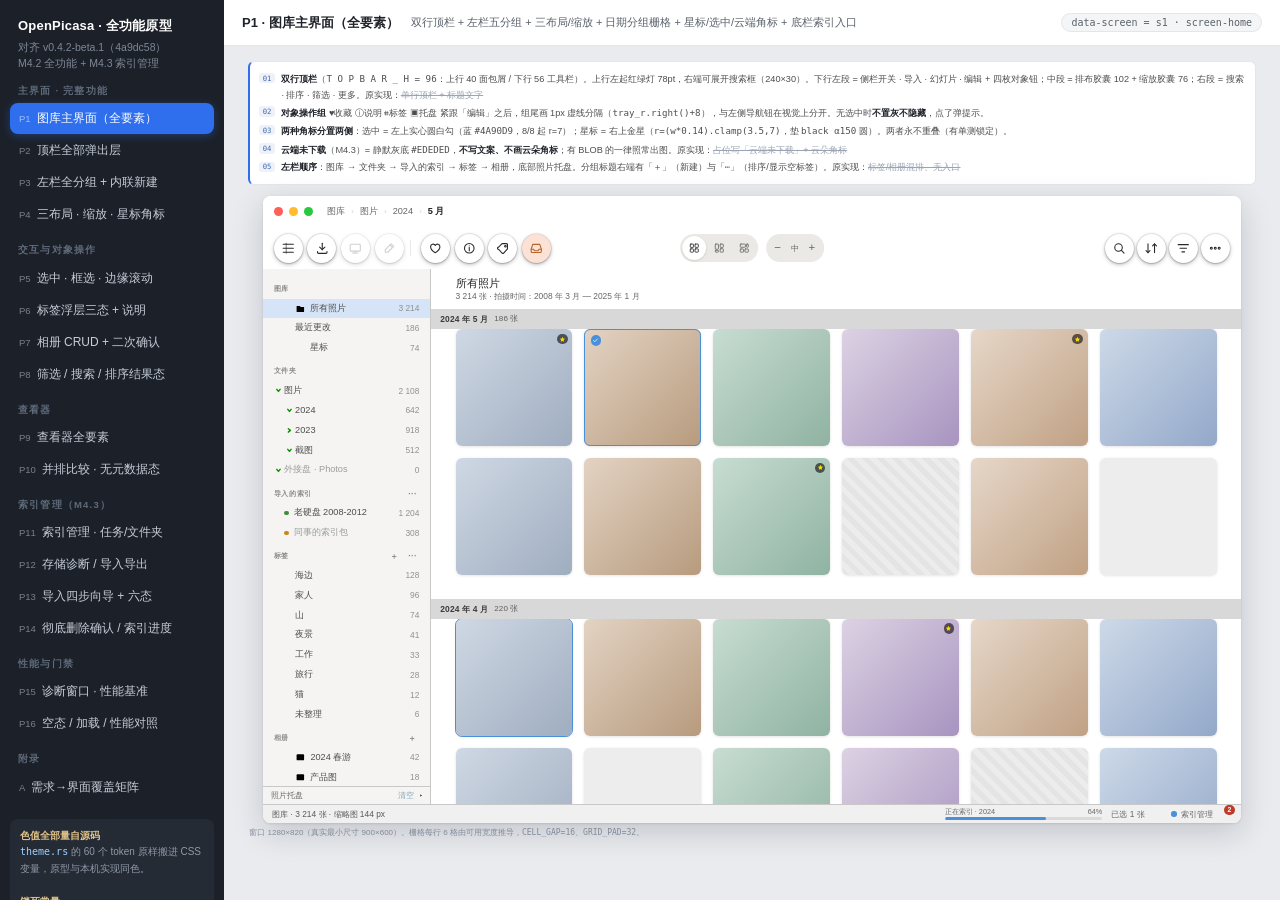
<file: docs/prototypes/m4.2-full-prototype.html>
<!DOCTYPE html>
<html lang="zh-CN">
<head>
<meta charset="UTF-8">
<meta name="viewport" content="width=device-width, initial-scale=1.0">
<title>OpenPicasa M4.2 · 全功能界面原型（v2 对齐现有实现）</title>
<style>
/* ============================================================================
   设计基线：全部取色/尺寸直接来自 crates/picasa-ui/src/theme.rs
   未取色的（TODO(U-xx)）一律不发明新值。锁死常量按 docs/16 P-M42-09 原样保留。
   ========================================================================== */
:root{
  /* chrome */
  --toolbar-bg:#FFFFFF;         /* Theme::toolbar_bg */
  --toolbar-border:rgba(0,0,0,.10); /* toolbar_border rgba(0,0,0,26) */
  --chrome-bg:#F0F0F0;          /* chrome_bg */
  --grid-bg:#FFFFFF;            /* grid_bg */
  --header-bg:#D8D8D8;          /* header_bg */
  --sidebar-bg:#F5F4F2;         /* sidebar_bg */
  --separator:#C8C8C8;          /* separator */
  --cell-border:#CFCFCF;        /* cell_border */

  /* 交互 */
  --selected:#4A90D9;           /* selected */
  --sidebar-selected:#83A7BD;   /* sidebar_selected（量自截图，钢青蓝） */
  --sidebar-selected-inactive:#D6E4F7;
  --cell-hover:#DCE6F2;
  --sidebar-hover:#E9E7E3;
  --seg-bg:#EBE9E5;
  --seg-active:#FFFFFF;
  --seg-active-orange:#FBE2D5;

  /* 文字 */
  --text-primary:#202020;
  --text-secondary:#666666;
  --text-disabled:#AAAAAA;
  --status-text:#5A5A5A;
  --tree-text:#4D4D4D;
  --sidebar-section-text:#8A8A8A;
  --toolbar-icon:#2A2A2A;

  /* 语义 */
  --progress:#4A90D9;
  --warn:#C8861E;
  --danger:#C0392B;
  --ok:#3E8E3E;
  --overlay-bg:#FBFBFB;
  --placeholder:#E4E4E4;
  --header-top:#F1F3F6;
  --header-bottom:#DCDDE1;
  --header-border:#9B9B9B;
  --disclosure:#0A9000;

  /* 查看器 */
  --viewer-bg:#1A1A1A;
  --viewer-chrome:#2B2B2B;
  --viewer-text:#E8E8E8;

  /* 白圆底控件：control_shadow + contact_shadow + hairline（v1.8 锁死） */
  --ctl-shadow:0 2px 6px rgba(0,0,0,.25),0 1px 2px rgba(0,0,0,.19),0 0 0 1px rgba(0,0,0,.086);
  --thumb-shadow:0 1px 4px rgba(0,0,0,.12);

  /* 原型外壳（非产品界面） */
  --shell-bg:#f4f5f7; --shell-ink:#1f2329; --shell-ink2:#5a616b; --shell-line:#e3e6ea;
  --shell-accent:#2f6fed;
}
*{box-sizing:border-box}
html,body{margin:0;height:100%;font:12.5px/1.5 -apple-system,BlinkMacSystemFont,"PingFang SC","Hiragino Sans GB","Microsoft YaHei",sans-serif;color:var(--shell-ink);background:#e9ebee;-webkit-font-smoothing:antialiased}

/* ░░░░░░░░ 原型外壳 ░░░░░░░░ */
.app{display:flex;height:100vh;overflow:hidden}
.nav{width:224px;flex:none;background:#1c2129;color:#c6cdd7;padding:14px 10px;overflow:auto}
.nav h1{font-size:13px;margin:2px 8px 3px;color:#fff;letter-spacing:.2px}
.nav .sub{font-size:10.5px;color:#7d8796;margin:0 8px 12px;line-height:1.55}
.nav .grp{font-size:9.5px;color:#5f6a7a;letter-spacing:1.2px;margin:13px 8px 5px;font-weight:600}
.nav button{display:block;width:100%;text-align:left;border:0;border-radius:8px;background:transparent;color:#c6cdd7;padding:7px 9px;margin:1px 0;cursor:pointer;font-size:12px;transition:.14s;font-family:inherit}
.nav button:hover{background:#282f3a;color:#fff}
.nav button.active{background:var(--shell-accent);color:#fff;box-shadow:0 2px 8px rgba(47,111,237,.35)}
.nav button .sid{opacity:.55;font-size:9.5px;margin-right:6px;font-variant-numeric:tabular-nums}
.nav .note{margin-top:16px;padding:9px 10px;background:#252b35;border-radius:8px;font-size:10px;color:#8f99a8;line-height:1.65}
.nav .note b{color:#e2c489}
.nav .note code{font:10px ui-monospace,Menlo,monospace;color:#9fd0ff}

.stage{flex:1;display:flex;flex-direction:column;min-width:0}
.stage-bar{height:46px;flex:none;background:#fff;border-bottom:1px solid var(--shell-line);display:flex;align-items:center;gap:12px;padding:0 18px}
.stage-bar .t{font-weight:600;font-size:13px;white-space:nowrap}
.stage-bar .d{font-size:11px;color:var(--shell-ink2);overflow:hidden;text-overflow:ellipsis;white-space:nowrap}
.stage-bar .tag{margin-left:auto;font:10px ui-monospace,Menlo,monospace;color:var(--shell-ink2);background:var(--shell-bg);border:1px solid var(--shell-line);padding:3px 9px;border-radius:20px;white-space:nowrap}
.canvas{flex:1;overflow:auto;padding:20px;display:flex;align-items:flex-start;justify-content:center;zoom:var(--fit,1)}
.screen{display:none;width:100%;max-width:1320px}
.screen.active{display:block;animation:fade .16s ease}
@keyframes fade{from{opacity:0;transform:translateY(3px)}to{opacity:1;transform:none}}

/* 说明条 / 优化标注 */
.legend{white-space:normal;overflow-wrap:anywhere;word-break:break-word;font-size:11px;color:var(--shell-ink2);background:#fff;border:1px solid var(--shell-line);border-left:3px solid var(--shell-accent);border-radius:8px;padding:9px 12px;margin-bottom:14px;line-height:1.75}
.legend b{color:var(--shell-ink)}
.legend .row{display:flex;gap:8px;align-items:flex-start;margin:3px 0;height:auto;min-height:0;white-space:normal;padding:0}
.legend .row>div{line-height:1.65}
.legend .row>div{flex:1;min-width:0;white-space:normal;overflow-wrap:anywhere;word-break:break-word}
.legend code,.legend b,.legend span{white-space:normal}
.legend .k{flex:none;font:9.5px ui-monospace,Menlo,monospace;background:#eef2f8;color:#3d6ab5;border-radius:4px;padding:1px 5px;margin-top:2px}
.legend .now{color:#9aa4b2;text-decoration:line-through}
.opt{display:inline-flex;align-items:center;gap:3px;font-size:9.5px;font-weight:600;color:#8a5a00;background:#fff4dd;border:1px solid #f0d9a8;border-radius:20px;padding:0 6px;line-height:15px;vertical-align:middle}
.kbd{font:10.5px ui-monospace,Menlo,monospace;background:#f2f3f5;border:1px solid #dcdee2;border-bottom-width:2px;border-radius:4px;padding:0 4px;color:#4a5260}
.cap{font-size:10.5px;color:#8b94a3;margin:6px 2px 0}

/* ░░░░░░░░ 产品窗口 1280×820 ░░░░░░░░ */
.win{width:1280px;height:820px;background:#fff;border-radius:10px;overflow:hidden;display:flex;flex-direction:column;position:relative;box-shadow:0 12px 40px rgba(20,30,48,.18),0 1px 3px rgba(20,30,48,.12);margin:0 auto}
.win.fluid{width:100%}
.win.small{height:auto}

/* ============ 顶栏 TOPBAR_H=96（LINE1 40 + LINE2 56）============ */
.topbar{height:96px;flex:none;background:var(--toolbar-bg);border-bottom:1px solid var(--toolbar-border);position:relative}
.tl1{height:40px;display:flex;align-items:center;position:relative}
.traffic{width:78px;display:flex;align-items:center;gap:8px;padding-left:14px}
.traffic i{width:12px;height:12px;border-radius:50%;display:block}
.traffic .r{background:#ff5f57}.traffic .y{background:#febc2e}.traffic .g{background:#28c840}

/* 面包屑 */
.crumb{display:flex;align-items:center;gap:2px;font-size:12px;color:var(--text-secondary);min-width:0}
.crumb .seg{padding:2px 6px;border-radius:5px;cursor:pointer;white-space:nowrap;max-width:230px;overflow:hidden;text-overflow:ellipsis}
.crumb .seg:hover{background:var(--sidebar-hover)}
.crumb .seg.root{color:var(--text-disabled);cursor:default}
.crumb .seg.root:hover{background:none}
.crumb .seg.cur{color:var(--text-primary);font-weight:600;cursor:default}
.crumb .seg.cur:hover{background:none}
.crumb .sep{color:#c9ccd1;font-size:10px}

/* 上行右侧：搜索展开态输入框（宽240 高30） */
.search-inline{position:absolute;right:14px;top:5px;width:240px;height:30px;background:#fff;border-radius:15px;box-shadow:var(--ctl-shadow);display:flex;align-items:center;padding:0 10px;gap:6px}
.search-inline input{border:0;outline:none;font:12px inherit;width:100%;background:transparent;color:var(--text-primary)}
.search-inline .scope{flex:none;font-size:10.5px;color:var(--sidebar-selected);background:var(--sidebar-selected-inactive);border-radius:9px;padding:0 6px;line-height:16px}

/* 下行：三段式（左段靠左 / 中段居中 / 右段靠右），对齐真实 rect 计算的间距 */
.tl2{height:56px;background:var(--toolbar-bg);display:flex;align-items:center;padding:0 14px;position:relative}
.tl2 .gl{display:flex;align-items:center;gap:6px;flex:none}
.tl2 .gc{position:absolute;left:50%;top:10px;transform:translateX(-50%);display:flex;align-items:center;gap:10px}
.tl2 .gr{margin-left:auto;display:flex;align-items:center;gap:4px;flex:none}
.cbtn{position:relative;width:38px;height:38px;flex:none;border-radius:50%;background:#fff;display:flex;align-items:center;justify-content:center;cursor:pointer;box-shadow:var(--ctl-shadow);transition:.1s}
.cbtn:hover{background:var(--sidebar-hover)}
.cbtn:active{transform:scale(.96)}
.cbtn.sel{background:var(--seg-active-orange)}
.cbtn.disabled{cursor:default;opacity:.55}
.cbtn.disabled:hover{background:#fff}
.cbtn svg{width:19px;height:19px;stroke:var(--toolbar-icon);fill:none;stroke-width:1.5;stroke-linecap:round;stroke-linejoin:round}
.cbtn.disabled svg{stroke:var(--text-disabled)}
.cbtn.sel svg{stroke:#B4652B}
/* 对象组右端的组分隔虚线 */
.objdiv{width:1px;height:20px;background:rgba(0,0,0,.09);margin:0 8px 0 2px;flex:none}

/* 排布胶囊 102×36 / 缩放胶囊 76×36 */
.pill{height:36px;background:var(--seg-bg);border-radius:18px;display:flex;align-items:center;padding:2px;flex:none}
.pill.layout{width:102px}
.pill.zoom{width:76px;justify-content:space-between;padding:2px 4px}
.pill .seg{width:34px;height:32px;border-radius:16px;display:flex;align-items:center;justify-content:center;cursor:pointer}
.pill .seg svg{width:16px;height:16px;stroke:var(--text-secondary);fill:none;stroke-width:1.4;stroke-linecap:round}
.pill .seg.on{background:var(--seg-active);box-shadow:0 1px 3px rgba(0,0,0,.14)}
.pill .seg.on svg{stroke:var(--toolbar-icon)}
.pill .seg:hover:not(.on){background:rgba(255,255,255,.5)}
.pill .zbtn{width:26px;height:32px;border-radius:13px;display:flex;align-items:center;justify-content:center;cursor:pointer;color:var(--text-secondary);font-size:15px;line-height:1}
.pill .zbtn:hover{background:rgba(255,255,255,.6)}
.pill .zval{font-size:11px;color:var(--text-secondary);min-width:22px;text-align:center;font-variant-numeric:tabular-nums}

/* 右段四钮 */
.rgroup{display:flex;align-items:center;gap:4px}

/* 悬停提示 */
[data-tip]{position:relative}
[data-tip]:hover::after{content:attr(data-tip);position:absolute;left:50%;top:calc(100% + 7px);transform:translateX(-50%);background:#2b2b2b;color:#fff;font-size:10.5px;padding:3px 8px;border-radius:6px;white-space:nowrap;z-index:60;pointer-events:none;box-shadow:0 3px 10px rgba(0,0,0,.25)}
[data-tip].tip-l:hover::after{left:0;transform:none}
[data-tip].tip-r:hover::after{left:auto;right:0;transform:none}

/* ============ 主体 ============ */
.body{flex:1;display:flex;min-height:0;position:relative}

/* 左栏 SIDEBAR_W=220 */
.side{width:220px;flex:none;background:var(--sidebar-bg);border-right:1px solid var(--separator);display:flex;flex-direction:column;overflow:hidden}
.side-scroll{flex:1;overflow:auto;padding:8px 0}
.side .sec{height:24px;display:flex;align-items:center;gap:6px;padding:0 14px;font-size:9.5px;font-weight:600;letter-spacing:.8px;color:var(--sidebar-section-text);text-transform:uppercase;margin-top:6px}
.side .sec .sp{flex:1}
.side .sec .mini{width:18px;height:18px;border-radius:50%;display:flex;align-items:center;justify-content:center;font-size:11px;color:var(--sidebar-section-text);cursor:pointer;line-height:1}
.side .sec .mini:hover{background:var(--sidebar-hover);color:var(--text-primary)}
.row{height:26px;display:flex;align-items:center;gap:0;padding-left:14px;padding-right:14px;font-size:12px;color:var(--tree-text);cursor:pointer;position:relative;white-space:nowrap}
.row:hover{background:var(--sidebar-hover)}
.row.on{background:var(--sidebar-selected-inactive)}
.row.on:hover{background:var(--sidebar-selected-inactive)}
.row.focus{background:var(--sidebar-selected);color:#fff}
.row.focus .cnt,.row.focus .dim{color:rgba(255,255,255,.82)}
.row .ico{width:14px;flex:none;display:flex;align-items:center;justify-content:center;margin-right:6px;color:#7d7f83}
.row.on .ico,.row.focus .ico{color:inherit}
.row .name{flex:1;overflow:hidden;text-overflow:ellipsis}
.row .cnt{font-size:11px;color:#8f9195;margin-left:8px;font-variant-numeric:tabular-nums}
.row .dim{font-size:10.5px;color:#b8b9bb;margin-left:6px;font-variant-numeric:tabular-nums}
.row .star-i{color:#E8A33D;font-size:11px}
.tri{width:12px;flex:none;height:12px;display:flex;align-items:center;justify-content:center;margin-right:2px;cursor:pointer}
.tri svg{width:9px;height:9px;stroke:var(--disclosure);fill:none;stroke-width:2.1;stroke-linecap:round;stroke-linejoin:round;transition:transform .12s}
.tri.closed svg{transform:rotate(-90deg)}
.indent1{padding-left:28px}.indent2{padding-left:42px}.indent3{padding-left:56px}
/* 导入的索引分组：在线/离线两态 */
.row.offline .name{color:#9a9c9f}
.row .dot{width:6px;height:6px;border-radius:50%;background:var(--ok);flex:none;margin-right:6px}
.row.offline .dot{background:var(--warn)}
/* 内联新建输入（F1：内联输入→⏎落库→立即出现；Esc 不落库） */
.newrow{margin:2px 10px 2px 14px;display:flex;align-items:center;gap:6px;background:#fff;border:1.5px solid var(--selected);border-radius:7px;padding:2px 6px;height:24px}
.newrow input{border:0;outline:none;font:11.5px inherit;width:100%;background:transparent;color:var(--text-primary)}
.newrow .hint{flex:none;font-size:9.5px;color:var(--sidebar-section-text)}

/* 照片托盘（底部，折叠22 / 展开92） */
.tray{flex:none;border-top:1px solid var(--separator);background:var(--sidebar-bg)}
.tray .th{height:22px;display:flex;align-items:center;gap:6px;padding:0 10px;font-size:10.5px;color:var(--text-secondary);cursor:pointer}
.tray .th:hover{background:var(--sidebar-hover)}
.tray .th .sp{flex:1}
.tray .th .act{font-size:10.5px;color:var(--sidebar-selected);cursor:pointer}
.tray .th .act:hover{text-decoration:underline}
.tray .strip{height:70px;display:flex;align-items:center;gap:6px;padding:0 10px;overflow:hidden;min-width:0}
.tray .strip .t56{flex:none;width:56px;height:56px;border-radius:6px;background:linear-gradient(135deg,#cfd8e4,#9fadc0);box-shadow:0 1px 4px rgba(0,0,0,.12)}
.tray .t56{width:56px;height:56px;border-radius:6px;flex:none;box-shadow:var(--thumb-shadow);background:linear-gradient(135deg,#cfd8e4,#9fadc0)}

/* 主区 */
.main{flex:1;display:flex;flex-direction:column;min-width:0;background:var(--grid-bg)}
/* 视图标题行 VIEW_HEADER_H=52 */
.vhead{height:52px;flex:none;background:var(--grid-bg);padding:0 32px;display:flex;flex-direction:column;justify-content:center}
.vhead .t{font-size:15px;color:var(--text-primary);line-height:1.2;display:flex;align-items:center;gap:8px}
.vhead .s{font-size:11px;color:var(--text-secondary);line-height:1.3;margin-top:1px}
.content{flex:1;overflow:auto;position:relative}

/* 日期分组头 GROUP_HEADER_H=26 */
.ghead{height:26px;background:var(--header-bg);display:flex;align-items:center;padding:0 12px;font-size:11px;color:#3c3c3c;font-weight:600;letter-spacing:.2px;position:sticky;top:0;z-index:3}
.ghead .cnt{margin-left:8px;font-weight:400;color:#5e5e5e;font-size:10.5px}

/* 栅格：CELL_GAP=16 GRID_PAD=32 */
.grid{padding:0 32px 32px;display:grid;grid-template-columns:repeat(6,1fr);gap:16px}
.cell{position:relative;aspect-ratio:1/1;border-radius:8px;overflow:hidden;cursor:pointer;box-shadow:var(--thumb-shadow);background:linear-gradient(135deg,#cfd6df,#aeb8c6)}
.cell:hover{outline:1px solid rgba(74,144,217,.6);outline-offset:-1px}
.cell.sel{outline:2px solid var(--selected);outline-offset:-2px}
.cell.cur{outline:1px solid var(--selected);outline-offset:-1px}
.cell.ph{background:repeating-linear-gradient(45deg,#E4E4E4,#E4E4E4 7px,#ececec 7px,#ececec 14px)}
/* 选中角标：左上 实心圆+白勾（M32-UI-10） */
.cell .chk{position:absolute;left:8px;top:8px;width:14px;height:14px;border-radius:50%;background:var(--selected);display:flex;align-items:center;justify-content:center}
.cell .chk svg{width:9px;height:9px;stroke:#fff;stroke-width:2.2;fill:none;stroke-linecap:round;stroke-linejoin:round}
/* 星标角标：右上 自绘金星（M42-UI-01，r=(w*0.14).clamp(3.5,7)） */
.cell .star{position:absolute;right:6px;top:6px;width:14px;height:14px;border-radius:50%;background:rgba(0,0,0,.59);display:flex;align-items:center;justify-content:center}
.cell .star svg{width:9px;height:9px;fill:#FFD700;stroke:none}
.cell .fn{position:absolute;left:0;right:0;bottom:0;background:linear-gradient(transparent,rgba(0,0,0,.55));color:#fff;font-size:9.5px;padding:8px 5px 2px;text-align:center;white-space:nowrap;overflow:hidden;text-overflow:ellipsis;opacity:0;transition:.12s}
.cell:hover .fn{opacity:1}
/* 云端未下载：静默灰底（M4.3：不写文案、不画云朵角标） */
.cell.cloud{background:#EDEDED}

/* ============ 底栏 STATUS_H=24 ============ */
.status{height:24px;flex:none;background:var(--chrome-bg);border-top:1px solid var(--separator);display:flex;align-items:center;gap:10px;padding:0 12px;font-size:11px;color:var(--status-text)}
.status .sp{flex:1}
.status .seltxt{color:var(--text-secondary);font-variant-numeric:tabular-nums}
/* 索引管理入口 104 宽 + 14 角标 */
.idxbtn{height:18px;min-width:104px;white-space:nowrap;display:flex;align-items:center;justify-content:center;gap:5px;border-radius:9px;padding:0 8px;cursor:pointer;position:relative;font-size:11px;color:var(--text-secondary)}
.idxbtn:hover{background:rgba(0,0,0,.05)}
.idxbtn .dot{width:7px;height:7px;border-radius:50%;background:var(--ok);flex:none}
.idxbtn.busy .dot{background:var(--progress)}
.idxbtn.warn .dot{background:var(--warn)}
.idxbtn.err .dot{background:var(--danger)}
.idxbtn .badge{position:absolute;top:-3px;right:-4px;width:14px;height:14px;border-radius:50%;background:var(--danger);color:#fff;font-size:9px;display:flex;align-items:center;justify-content:center;font-weight:600;line-height:1}
/* 全局进度 pill PILL_W=210 BAR_H=4 */
.idxpill{width:210px;height:16px;display:flex;flex-direction:column;justify-content:center;gap:2px;cursor:pointer;padding:0 2px}
.idxpill .lbl{font-size:9.5px;color:var(--text-secondary);display:flex;justify-content:space-between;line-height:1}
.idxpill .bar{height:4px;border-radius:2px;background:rgba(0,0,0,.09);overflow:hidden}
.idxpill .bar i{display:block;height:100%;background:var(--progress);border-radius:2px;transition:width .3s}

/* ============ 弹出菜单 ============ */
.menu{position:absolute;background:#fff;border:1px solid rgba(0,0,0,.10);border-radius:10px;box-shadow:0 10px 30px rgba(0,0,0,.18),0 2px 6px rgba(0,0,0,.09);padding:5px;min-width:190px;max-width:286px;z-index:50}
.menu .it{white-space:nowrap;overflow:hidden}
.menu .it{display:flex;align-items:center;gap:8px;padding:5px 9px;border-radius:6px;font-size:12px;color:var(--text-primary);cursor:pointer;white-space:nowrap}
.menu .it:hover{background:#eef3fb}
.menu .it .sp{flex:1}
.menu .it .ck{width:12px;flex:none;color:var(--selected);font-size:11px}
.menu .it .hint{font-size:10px;color:var(--text-disabled)}
.menu .it.dis{color:var(--text-disabled);cursor:default}
.menu .it.dis:hover{background:none}
.menu .div{height:1px;background:rgba(0,0,0,.07);margin:4px 3px}
.menu .hdr{font-size:9.5px;font-weight:600;letter-spacing:.6px;color:var(--sidebar-section-text);padding:5px 9px 3px;text-transform:uppercase}

/* ============ 对话框 / 确认框 ============ */
.scrim{position:absolute;inset:0;background:rgba(20,26,36,.34);display:flex;align-items:center;justify-content:center;z-index:70}
.dlg{background:#fff;border-radius:12px;box-shadow:0 20px 60px rgba(0,0,0,.3);min-width:340px;max-width:520px;overflow:hidden}
.dlg .h{padding:14px 18px 6px;font-size:13.5px;font-weight:600;color:var(--text-primary)}
.dlg .b{padding:0 18px 14px;font-size:12px;color:var(--text-secondary);line-height:1.7}
.dlg .b b{color:var(--danger)}
.dlg .b .note{margin-top:8px;font-size:11px;color:#8a8f96;background:#f7f8f9;border-radius:6px;padding:7px 9px;line-height:1.6}
.dlg .f{padding:10px 18px 14px;display:flex;gap:8px;justify-content:flex-end;background:#fafbfc;border-top:1px solid rgba(0,0,0,.07)}
.btn{border:0;border-radius:8px;padding:6px 14px;font:12px inherit;cursor:pointer;background:#fff;color:var(--text-primary);box-shadow:0 1px 2px rgba(0,0,0,.1),0 0 0 1px rgba(0,0,0,.09)}
.btn:hover{background:#f6f7f8}
.btn.pri{background:var(--selected);color:#fff;box-shadow:0 1px 3px rgba(74,144,217,.4)}
.btn.pri:hover{background:#3d82cb}
.btn.dan{background:var(--danger);color:#fff;box-shadow:0 1px 3px rgba(192,57,43,.4)}
.btn.dan:hover{background:#a83226}
.btn.sm{padding:4px 10px;font-size:11px}
.btn.ghost{box-shadow:none;background:transparent;color:var(--text-secondary)}
.btn.ghost:hover{background:#f2f3f5}
.btn:disabled{opacity:.45;cursor:not-allowed}
.btn.focus{outline:2px solid var(--selected);outline-offset:1px}

/* ============ toast 底部白圆底浮层 ============ */
.toast{position:absolute;bottom:44px;left:50%;transform:translateX(-50%) translateY(14px);opacity:0;background:#fff;border-radius:999px;padding:8px 18px;box-shadow:0 6px 24px rgba(0,0,0,.2),0 1px 3px rgba(0,0,0,.12);font-size:12px;color:var(--text-primary);transition:.24s;z-index:90;pointer-events:none;white-space:nowrap}
.toast.show{opacity:1;transform:translateX(-50%) translateY(0)}
.toast .ck{color:var(--ok);margin-right:5px}

/* ============ 查看器 ============ */
.viewer{position:absolute;inset:0;background:var(--viewer-bg);display:flex;flex-direction:column;z-index:40}
.viewer .vtop{height:46px;flex:none;background:var(--viewer-chrome);display:flex;align-items:center;gap:10px;padding:0 14px;border-bottom:1px solid rgba(255,255,255,.06);overflow:hidden}
.viewer .vtop>*{flex:none;white-space:nowrap;min-width:0}
.viewer .vtop .sp{flex:1;min-width:0}
.viewer .vtop .n{overflow:hidden;text-overflow:ellipsis}
.viewer .vtop .hint{flex:1;text-align:right;min-width:0;overflow:hidden;text-overflow:ellipsis}
.viewer .vtop .n{color:var(--viewer-text);font-size:12px;opacity:.85}
.viewer .vtop .sp{flex:1}
.vbtn{height:26px;border-radius:13px;padding:0 12px;display:flex;align-items:center;gap:6px;background:rgba(255,255,255,.1);color:var(--viewer-text);font-size:11.5px;cursor:pointer}
.vbtn:hover{background:rgba(255,255,255,.18)}
.vbtn svg{width:13px;height:13px;stroke:currentColor;fill:none;stroke-width:1.6;stroke-linecap:round;stroke-linejoin:round}
.viewer .vmain{flex:1;display:flex;min-height:0}
.viewer .vstage{flex:1;display:flex;align-items:center;justify-content:center;position:relative;padding:24px}
.viewer .vimg{width:100%;height:100%;border-radius:4px;background:radial-gradient(circle at 34% 28%,#4a5a70,#2b3648 55%,#1e2632);box-shadow:0 8px 40px rgba(0,0,0,.5);position:relative;display:flex;align-items:center;justify-content:center;color:#8794a8;font-size:11.5px}
/* 右侧信息面板 250px（含 92px 直方图区） */
.viewer .vpanel{width:250px;flex:none;background:var(--viewer-chrome);border-left:1px solid rgba(255,255,255,.06);overflow:auto;padding:12px 14px;color:var(--viewer-text)}
.viewer .vpanel .ph{font-size:10px;letter-spacing:.8px;color:rgba(232,232,232,.5);text-transform:uppercase;margin:12px 0 6px}
.viewer .vpanel .ph:first-child{margin-top:0}
.viewer .vpanel .kv{display:flex;font-size:11px;line-height:1.75;gap:8px}
.viewer .vpanel .kv .k{width:58px;flex:none;color:rgba(232,232,232,.5)}
.viewer .vpanel .kv .v{flex:1;color:var(--viewer-text);word-break:break-all}
.viewer .vpanel .hist{height:92px;border-radius:5px;background:rgba(255,255,255,.05);display:flex;align-items:flex-end;gap:1px;padding:5px;margin-bottom:4px}
.viewer .vpanel .hist i{flex:1;background:rgba(232,232,232,.45);border-radius:1px}
.viewer .vpanel .empty{font-size:11px;color:rgba(232,232,232,.42);font-style:italic}
/* 底栏信息条 */
.viewer .vfoot{height:40px;flex:none;background:var(--viewer-chrome);border-top:1px solid rgba(255,255,255,.06);display:flex;align-items:center;gap:12px;padding:0 14px;font-size:11px;color:rgba(232,232,232,.68);overflow:hidden;white-space:nowrap}
.viewer .vfoot>*{flex:none;min-width:0;overflow:hidden;text-overflow:ellipsis}
.viewer .vfoot .sep{width:1px;height:16px;background:rgba(255,255,255,.13)}
/* 星标 + 标签 chips（超宽收 +N） */
.vstars{display:flex;align-items:center;gap:5px;color:#FFD700;cursor:pointer}
.vstars svg{width:13px;height:13px;fill:currentColor}
.vstars svg.off{fill:none;stroke:rgba(255,255,255,.42);stroke-width:1.4}
.vstars .lb{color:rgba(232,232,232,.75);font-size:11px;margin-left:2px}
.vtags{display:flex;align-items:center;gap:5px;overflow:hidden;max-width:340px}
.vtag{background:rgba(255,255,255,.12);border-radius:9px;padding:1px 7px;font-size:10.5px;color:rgba(232,232,232,.9);white-space:nowrap}
.vtag.more{background:none;color:rgba(232,232,232,.5);cursor:pointer}

/* 并排比较 C */
.vcmp{display:flex;gap:2px;width:100%;height:100%}
.vcmp > div{flex:1;border-radius:3px;background:radial-gradient(circle at 34% 28%,#4a5a70,#2b3648 55%,#1e2632);display:flex;align-items:center;justify-content:center;color:#8794a8;font-size:11px}

/* 框选 marquee */
.marq{position:absolute;border:1px dashed var(--selected);background:rgba(74,144,217,.12);pointer-events:none;z-index:20}
.edge-band{position:absolute;left:0;right:0;height:30px;pointer-events:none;z-index:15}
.edge-band.top{top:96px;background:linear-gradient(to bottom,rgba(74,144,217,.26),transparent)}
.edge-band.bot{bottom:24px;background:linear-gradient(to top,rgba(74,144,217,.26),transparent)}
.edge-band.hot{background:linear-gradient(to top,rgba(74,144,217,.55),transparent)}

/* 标签浮层（三态） */
.tagpop{background:#fff;border-radius:10px;border:1px solid rgba(0,0,0,.10);box-shadow:0 12px 36px rgba(0,0,0,.2);width:250px;overflow:hidden}
.tagpop .th{padding:9px 12px;border-bottom:1px solid rgba(0,0,0,.07);font-size:11.5px;font-weight:600;display:flex;align-items:center;gap:6px}
.tagpop .th .n{margin-left:auto;font-size:10px;color:var(--text-disabled);font-weight:400}
.tagpop .list{max-height:230px;overflow:auto;padding:5px}
.tagpop .ti{display:flex;align-items:center;gap:7px;padding:4px 8px;border-radius:6px;font-size:12px;cursor:pointer}
.tagpop .ti:hover{background:#f2f5f9}
.tagpop .box{width:13px;height:13px;border-radius:3.5px;border:1.5px solid #a9adb3;flex:none;display:flex;align-items:center;justify-content:center;position:relative}
.tagpop .ti.full .box{background:var(--selected);border-color:var(--selected)}
.tagpop .ti.full .box::after{content:"";width:7px;height:4px;border-left:1.7px solid #fff;border-bottom:1.7px solid #fff;transform:rotate(-45deg) translateY(-1px)}
.tagpop .ti.part .box{background:linear-gradient(135deg,var(--selected) 50%,#fff 50%);border-color:var(--selected)}
.tagpop .ti .cnt{margin-left:auto;font-size:10px;color:var(--text-disabled);font-variant-numeric:tabular-nums}
.tagpop .f{padding:7px;border-top:1px solid rgba(0,0,0,.07);display:flex;gap:6px;align-items:center}
.tagpop .f input{flex:1;border:1px solid #dcdee2;border-radius:6px;padding:3px 7px;font:11px inherit;outline:none}
.tagpop .f input:focus{border-color:var(--selected)}

/* 左栏右键菜单（相册 CRUD） */
.ctxmenu{position:absolute;background:#fff;border:1px solid rgba(0,0,0,.10);border-radius:9px;box-shadow:0 8px 26px rgba(0,0,0,.18);padding:4px;min-width:160px;z-index:55;font-size:12px}
.ctxmenu .it{padding:5px 10px;border-radius:5px;cursor:pointer;display:flex;gap:7px;align-items:center}
.ctxmenu .it:hover{background:#eef3fb}
.ctxmenu .it.dis{color:var(--text-disabled);cursor:default}
.ctxmenu .it.dis:hover{background:none}
.ctxmenu .it.danger{color:var(--danger)}
.ctxmenu .it.danger:hover{background:#fdf0ee}
.ctxmenu .div{height:1px;background:rgba(0,0,0,.07);margin:3px 2px}

/* ============ 演示用附加件（后续屏复用） ============ */
.demo-grid{display:grid;grid-template-columns:1fr 1fr;gap:14px}
.popstage{position:relative;background:#f6f7f9;border:1px solid #eceef1;border-radius:8px;min-height:384px;overflow:hidden}
.popstage .bar{height:52px;background:#fff;border-bottom:1px solid rgba(0,0,0,.08);display:flex;align-items:center;justify-content:flex-end;padding:0 12px;gap:4px}
.popstage .fill{height:170px;background:repeating-linear-gradient(45deg,#eff1f3,#eff1f3 9px,#f5f6f8 9px,#f5f6f8 18px)}
.popstage .menu,.popstage .filterpop,.popstage .tagpop,.popstage .ctxmenu{position:absolute;right:12px;top:44px;max-width:300px}
.menu.wrap .it{white-space:normal;line-height:1.55;align-items:flex-start}
.menu.wrap .it .hint{align-self:flex-start}
.filterpop{background:#fff;border:1px solid rgba(0,0,0,.10);border-radius:10px;box-shadow:0 12px 34px rgba(0,0,0,.18),0 2px 6px rgba(0,0,0,.08);width:252px;padding:10px 12px;font-size:11.5px;z-index:50;color:var(--text-primary)}
.filterpop .fh{font-size:11.5px;font-weight:600;margin-bottom:8px;display:flex;align-items:center}
.filterpop .fh .x{margin-left:auto;color:var(--text-disabled);cursor:pointer;font-size:12px}
.filterpop .fl{font-size:10px;letter-spacing:.5px;color:var(--sidebar-section-text);margin:9px 0 4px;text-transform:uppercase}
.filterpop .fc{display:flex;flex-wrap:wrap;gap:4px}
.filterpop .fc span{border:1px solid #e2e4e8;border-radius:6px;padding:1px 8px;font-size:11px;color:var(--text-secondary);cursor:pointer;background:#fff}
.filterpop .fc span.on{background:var(--selected);border-color:var(--selected);color:#fff}
.filterpop .fz{display:flex;align-items:center;gap:6px;padding:3px 0}
.filterpop .fz .sw{width:14px;height:14px;border-radius:3.5px;border:1.5px solid #a9adb3;display:inline-flex;align-items:center;justify-content:center}
.filterpop .fz .sw.on{background:var(--selected);border-color:var(--selected);color:#fff;font-size:9px}
.filterpop .ff{border-top:1px solid rgba(0,0,0,.07);margin-top:9px;padding-top:8px;display:flex;justify-content:space-between;font-size:11px;color:var(--selected);cursor:pointer}
.empty{display:flex;flex-direction:column;align-items:center;justify-content:center;gap:9px;padding:64px 24px;color:var(--text-secondary);text-align:center}
.empty .big{font-size:14px;color:var(--text-primary);font-weight:600}
.empty .hint2{font-size:11.5px;max-width:430px;line-height:1.75}
.empty .bigi{width:44px;height:44px;border-radius:50%;background:#f0f1f3;display:flex;align-items:center;justify-content:center;margin-bottom:2px}
.empty .bigi svg{width:20px;height:20px;stroke:#b0b4ba}
.grid.wf{display:block;column-count:6;column-gap:16px}
.grid.wf .cell{display:block;width:100%;margin:0 0 16px;aspect-ratio:auto;break-inside:avoid}
.hero{display:flex;gap:14px;align-items:flex-start;margin-bottom:14px;flex-wrap:wrap}
.hero .side{height:452px;border-radius:8px;border:1px solid var(--separator);box-shadow:0 2px 8px rgba(0,0,0,.06)}
.hero .side .side-scroll{overflow:hidden}
.callout{display:inline-block;font:9.5px ui-monospace,Menlo,monospace;background:#eaf1fb;color:#3d6ab5;border-radius:4px;padding:0 5px;margin-left:4px}
.statrow{display:flex;gap:16px;flex-wrap:wrap;font-size:11px;color:var(--shell-ink2);margin-bottom:10px}
.statrow b{color:var(--shell-ink)}

/* ══════════════ 索引管理窗口 760×560（非模态，M4.3） ══════════════ */
.mgr{width:760px;height:560px;background:#fff;border-radius:10px;overflow:hidden;display:flex;flex-direction:column;box-shadow:0 16px 50px rgba(0,0,0,.24)}
.mgr .title{height:34px;flex:none;background:linear-gradient(#f6f7f9,#eceef1);border-bottom:1px solid rgba(0,0,0,.12);display:flex;align-items:center;padding:0 12px;font-size:11.5px;font-weight:600;color:#3d4247;gap:8px}
.mgr .title .tl{display:flex;gap:7px;margin-right:4px}
.mgr .title .tl i{width:11px;height:11px;border-radius:50%;display:block}
.mgr .ov{flex:none;padding:10px 16px;background:#fafbfc;border-bottom:1px solid rgba(0,0,0,.08);font-size:11.5px;color:var(--text-secondary);line-height:1.75}
.mgr .ov .r{display:flex;gap:8px}
.mgr .ov .r .k{color:#8b9199;width:70px;flex:none}
.mgr .ov .r .v{color:var(--text-primary)}
.mgr .ov .r .v b{font-variant-numeric:tabular-nums}
.mgr .ov .badge-line{color:var(--danger)}
.mgr .tabs{flex:none;height:32px;display:flex;align-items:center;gap:2px;padding:0 10px;border-bottom:1px solid rgba(0,0,0,.10);background:#fff}
.mgr .tab{height:26px;padding:0 11px;border-radius:6px 6px 0 0;display:flex;align-items:center;font-size:11.5px;color:var(--text-secondary);cursor:pointer;position:relative;top:2px}
.mgr .tab:hover{background:#f4f5f7}
.mgr .tab.on{background:#fff;color:var(--text-primary);font-weight:600;box-shadow:0 -1px 0 rgba(0,0,0,.10),inset 0 2px 0 var(--selected)}
.mgr .tab .b{width:14px;height:14px;border-radius:50%;background:var(--danger);color:#fff;font-size:9px;display:flex;align-items:center;justify-content:center;margin-left:5px}
.mgr .pane{flex:1;overflow:auto;padding:14px 16px;font-size:11.5px;color:var(--text-secondary)}
.mgr .pane h4{margin:0 0 8px;font-size:11.5px;color:var(--text-primary);font-weight:600}
.mgr .pane .sub{font-size:10.5px;color:#8b9199;margin:-4px 0 10px;line-height:1.6}
.mgr .card{border:1px solid rgba(0,0,0,.09);border-radius:8px;padding:10px 12px;margin-bottom:10px;background:#fff}
.mgr .card.hl{border-color:rgba(74,144,217,.5);background:#f7fbff}
.mgr .card.warn{border-color:rgba(200,134,30,.45);background:#fffdf6}
.mgr .card .ch{display:flex;align-items:center;gap:7px;font-size:11.5px;color:var(--text-primary);margin-bottom:6px;font-weight:600}
.mgr .card .ch .sp{flex:1}
.mgr .card .ln{font-size:11px;line-height:1.75;color:var(--text-secondary)}
.mgr .card .ln b{color:var(--text-primary)}
.mgr .acts{display:flex;gap:6px;flex-wrap:wrap;margin-top:8px}
.mgr .mono{font:10.5px ui-monospace,Menlo,monospace;color:#5a6470;word-break:break-all}
.mgr .bar{height:6px;border-radius:3px;background:rgba(0,0,0,.08);overflow:hidden;margin:6px 0}
.mgr .bar i{display:block;height:100%;background:var(--progress);border-radius:3px}
.mgr .bar.indet i{width:32%;animation:ind 1.15s infinite ease-in-out}
@keyframes ind{0%{margin-left:-32%}100%{margin-left:100%}}
.mgr .foot{flex:none;padding:7px 16px;border-top:1px solid rgba(0,0,0,.08);background:#fafbfc;font-size:10.5px;color:#8b9199}
.mgr .wizard{display:flex;gap:0;margin-bottom:12px;border-bottom:1px solid rgba(0,0,0,.09)}
.mgr .wizard .st{flex:1;text-align:center;font-size:10.5px;color:var(--text-secondary);padding:7px 2px 6px;border-bottom:2px solid transparent;position:relative;top:1px}
.mgr .wizard .st.on{color:var(--selected);border-color:var(--selected);font-weight:600}
.mgr .wizard .st.done{color:var(--ok)}
.mgr .kv2{display:flex;font-size:11px;line-height:1.8}
.mgr .kv2 .k{width:88px;flex:none;color:#8b9199}
.mgr .kv2 .v{flex:1;color:var(--text-primary)}
.mgr .rowline{display:flex;align-items:center;gap:8px;padding:5px 0;border-bottom:1px solid rgba(0,0,0,.05);font-size:11px}
.mgr .rowline:last-child{border-bottom:0}
.mgr .rowline .g{flex:1;color:var(--text-primary)}
.mgr .rowline .meta{font-size:10px;color:#8b9199}
.mgr .rowline .gone{color:var(--text-disabled);text-decoration:line-through}
.mgr .ch svg,.mgr .rowline svg,.mgr .btn svg,.mgr .kv2 svg{width:13px;height:13px;flex:none}
.mgr .chk2{width:12px;height:12px;border-radius:3px;border:1.5px solid #a9adb3;flex:none;display:inline-flex;align-items:center;justify-content:center}
.mgr .chk2.on{background:var(--selected);border-color:var(--selected);color:#fff;font-size:9px;line-height:1}

/* 诊断窗口 520×560 */
.diag .dhead{height:34px;flex:none;background:linear-gradient(#f6f7f9,#eceef1);border-bottom:1px solid rgba(0,0,0,.12);display:flex;align-items:center;gap:10px;padding:0 12px;position:relative}
.diag .dhead .tl{display:flex;gap:7px;flex:none}
.diag .dhead .tl i{width:11px;height:11px;border-radius:50%;display:block}
.diag .dhead .tt{position:absolute;left:0;right:0;text-align:center;font-size:11.5px;font-weight:600;color:#3d4247;pointer-events:none}

.diag{width:520px;height:auto;background:#fff;border-radius:10px;overflow:hidden;display:flex;flex-direction:column;box-shadow:0 16px 50px rgba(0,0,0,.24)}
.diag .dsec{padding:10px 14px;border-bottom:1px solid rgba(0,0,0,.07)}
.diag .dsec h4{margin:0 0 6px;font-size:11.5px;font-weight:600;color:var(--text-primary)}
.diag .dsec .l{font-size:10.5px;color:var(--text-secondary);line-height:1.7}
.diag .failrow{display:flex;gap:8px;font-size:10.5px;padding:3px 0;border-bottom:1px solid rgba(0,0,0,.04)}
.diag .failrow .code{color:#B03020;font:10px ui-monospace,Menlo,monospace;flex:none;width:104px}
.diag .failrow .p{flex:1;color:#666;word-break:break-all}
.diag table{width:100%;border-collapse:collapse;font-size:10.5px}
.diag table td{padding:4px 2px;border-bottom:1px solid rgba(0,0,0,.05)}
.diag table td.n{font:10.5px ui-monospace,Menlo,monospace;text-align:right;color:var(--text-primary);font-variant-numeric:tabular-nums}
.diag table td.lk{font-size:10px;color:#8b9199}
.diag .locknote{margin-top:8px;background:#fff8ec;border:1px solid #f0d9a8;border-radius:7px;padding:7px 9px;font-size:10px;line-height:1.75;color:#7a5a12}
.diag .hist{height:76px;display:flex;align-items:flex-end;gap:1px;padding:4px;background:#f7f8f9;border-radius:6px;margin-top:6px}
.diag .hist i{flex:1;background:#9fc3e8;border-radius:1px}

/* ══════════════ 其它演示面板 ══════════════ */
.demo{background:#fff;border:1px solid var(--shell-line);border-radius:10px;padding:14px 16px;margin-bottom:14px}
.demo h4{margin:0 0 4px;font-size:12.5px;color:var(--shell-ink)}
.demo .desc{font-size:11px;color:var(--shell-ink2);margin:0 0 12px;line-height:1.65}
.demo .desc code{font:10.5px ui-monospace,Menlo,monospace;background:#f2f3f5;padding:1px 4px;border-radius:3px}
.cmp2{display:flex;gap:18px;flex-wrap:wrap}
.cmp2 .c{flex:1;min-width:230px}
.cmp2 .c .h{font-size:11px;font-weight:600;margin-bottom:7px;display:flex;align-items:center;gap:6px}
.cmp2 .c.before .h{color:var(--danger)}
.cmp2 .c.after .h{color:var(--ok)}
.lay-row{display:flex;gap:14px;align-items:flex-start;margin-bottom:12px;flex-wrap:wrap}
.lay-row .cap2{width:96px;flex:none;font-size:10.5px;color:var(--shell-ink2);padding-top:4px;line-height:1.5}
.tile{background:linear-gradient(135deg,#cfd8e4,#9fadc0);flex:none;border-radius:8px}
.tile.x{width:88px;height:88px}
.tile.s{width:22px;height:22px;border-radius:8px}
.tile.s.sq{border-radius:0}
.tile.s.z{border-radius:2px}
table.pt{width:100%;border-collapse:collapse;font-size:11.5px}
table.pt th,table.pt td{padding:7px 9px;border-bottom:1px solid var(--shell-line);text-align:left}
table.pt th{background:#f7f8fa;color:var(--shell-ink2);font-weight:600;font-size:10.5px}
table.pt td.num{font:11px ui-monospace,Menlo,monospace;font-variant-numeric:tabular-nums}
table.pt .pass{color:var(--ok);font-weight:600}
table.pt .failv{color:var(--danger);font-weight:600}
.matrix{width:100%;border-collapse:collapse;font-size:10.5px}
.matrix th,.matrix td{border:1px solid var(--shell-line);padding:5px 7px;text-align:left;vertical-align:top}
.matrix th{background:#f7f8fa;font-weight:600;color:var(--shell-ink2);white-space:nowrap}
.matrix td b{color:var(--shell-ink)}
.matrix .y{color:var(--ok);font-weight:600}
.matrix .n{color:var(--text-disabled)}
.fn{font-size:10.5px;color:#9aa4b2;line-height:1.75;margin-top:8px}
</style>
</head>
<body>
<div class="app">
<aside class="nav">
  <h1>OpenPicasa · 全功能原型</h1>
  <p class="sub">对齐 v0.4.2-beta.1（4a9dc58）<br>M4.2 全功能 + M4.3 索引管理</p>

  <div class="grp">主界面 · 完整功能</div>
  <button class="active" data-go="s1"><span class="sid">P1</span>图库主界面（全要素）</button>
  <button data-go="s2"><span class="sid">P2</span>顶栏全部弹出层</button>
  <button data-go="s3"><span class="sid">P3</span>左栏全分组 + 内联新建</button>
  <button data-go="s4"><span class="sid">P4</span>三布局 · 缩放 · 星标角标</button>

  <div class="grp">交互与对象操作</div>
  <button data-go="s5"><span class="sid">P5</span>选中 · 框选 · 边缘滚动</button>
  <button data-go="s6"><span class="sid">P6</span>标签浮层三态 + 说明</button>
  <button data-go="s7"><span class="sid">P7</span>相册 CRUD + 二次确认</button>
  <button data-go="s8"><span class="sid">P8</span>筛选 / 搜索 / 排序结果态</button>

  <div class="grp">查看器</div>
  <button data-go="s9"><span class="sid">P9</span>查看器全要素</button>
  <button data-go="s10"><span class="sid">P10</span>并排比较 · 无元数据态</button>

  <div class="grp">索引管理（M4.3）</div>
  <button data-go="s11"><span class="sid">P11</span>索引管理 · 任务/文件夹</button>
  <button data-go="s12"><span class="sid">P12</span>存储诊断 / 导入导出</button>
  <button data-go="s13"><span class="sid">P13</span>导入四步向导 + 六态</button>
  <button data-go="s14"><span class="sid">P14</span>彻底删除确认 / 索引进度</button>

  <div class="grp">性能与门禁</div>
  <button data-go="s15"><span class="sid">P15</span>诊断窗口 · 性能基准</button>
  <button data-go="s16"><span class="sid">P16</span>空态 / 加载 / 性能对照</button>

  <div class="grp">附录</div>
  <button data-go="s17"><span class="sid">A</span>需求→界面覆盖矩阵</button>

  <div class="note">
    <b>色值全部量自源码</b><br>
    <code>theme.rs</code> 的 60 个 token 原样搬进 CSS 变量，原型与本机实现同色。<br><br>
    <b>锁死常量</b><br>
    <code>TEX_UPLOAD_PER_FRAME=3</code><br>
    <code>TEX_CACHE_CAP=120</code><br>
    <code>SCROLLBAR=8.0</code><br>
    P-M42-09 绝不动。<br><br>
    <b>数字为示意</b><br>
    真实值由 M42-PERF-00 实测写入 docs/03。
  </div>
</aside>

<div class="stage">
  <div class="stage-bar">
    <span class="t" id="stageTitle">图库主界面</span>
    <span class="d" id="stageDesc"></span>
    <span class="tag" id="stageAnchor">screen-home</span>
  </div>
  <div class="canvas">

<!-- ═════════════════ P1 图库主界面 · 全要素 ═════════════════ -->
<section class="screen active" data-screen="s1" data-title="P1 · 图库主界面（全要素）"
  data-desc="双行顶栏 + 左栏五分组 + 三布局/缩放 + 日期分组栅格 + 星标/选中/云端角标 + 底栏索引入口"
  data-anchor="screen-home">
  <div class="legend">
    <div class="row"><span class="k">01</span><div><b>双行顶栏</b>（<code>T O P B A R _ H = 96</code>：上行 40 面包屑 / 下行 56 工具栏）。上行左起红绿灯 78pt，右端可展开搜索框（240×30）。下行左段 = 侧栏开关 · 导入 · 幻灯片 · 编辑 + 四枚对象钮；中段 = 排布胶囊 102 + 缩放胶囊 76；右段 = 搜索 · 排序 · 筛选 · 更多。原实现：<span class="now">单行顶栏 + 标题文字</span></div></div>
    <div class="row"><span class="k">02</span><div><b>对象操作组</b> ♥收藏 ⓘ说明 ⌗标签 ▣托盘 紧跟「编辑」之后，组尾画 1px 虚线分隔（<code>tray_r.right()+8</code>），与左侧导航钮在视觉上分开。无选中时<b>不置灰不隐藏</b>，点了弹提示。</div></div>
    <div class="row"><span class="k">03</span><div><b>两种角标分置两侧</b>：选中 = 左上实心圆白勾（蓝 <code>#4A90D9</code>，8/8 起 r=7）；星标 = 右上金星（<code>r=(w*0.14).clamp(3.5,7)</code>，垫 <code>black α150</code> 圆）。两者永不重叠（有单测锁定）。</div></div>
    <div class="row"><span class="k">04</span><div><b>云端未下载</b>（M4.3）= 静默灰底 <code>#EDEDED</code>，<b>不写文案、不画云朵角标</b>；有 BLOB 的一律照常出图。原实现：<span class="now">占位写「云端未下载」+ 云朵角标</span></div></div>
    <div class="row"><span class="k">05</span><div><b>左栏顺序</b>：图库 → 文件夹 → 导入的索引 → 标签 → 相册，底部照片托盘。分组标题右端有「＋」（新建）与「⋯」（排序/显示空标签）。原实现：<span class="now">标签/相册混排、无入口</span></div></div>
  </div>
  <div id="w-s1"></div>
  <p class="cap">窗口 1280×820（真实最小尺寸 900×600）。栅格每行 6 格由可用宽度推导，<code>CELL_GAP=16</code>、<code>GRID_PAD=32</code>。</p>
</section>

<!-- ═════════════════ P2 顶栏全部弹出层 ═════════════════ -->
<section class="screen" data-screen="s2" data-title="P2 · 顶栏全部弹出层"
  data-desc="排序菜单 / 筛选面板 / 更多菜单 / 搜索展开态 —— 四个真实弹层的完整条目"
  data-anchor="screen-popovers">
  <div class="legend">
    <div class="row"><span class="k">A</span><div><b>排序菜单</b>（宽 180）：八种排序键 + 升降序切换 + 「✓ 有缩略图的排在前面」（M4.3 <code>thumbs_first</code>，默认开）。</div></div>
    <div class="row"><span class="k">B</span><div><b>筛选面板</b>：只看收藏 / 类型 / 尺寸 / 标签 / 相机 / 镜头 / 缺拍摄时间 / 缺元数据 / 文件大小 + 「清除全部筛选」。筛选激活时右段白圆上压 1.5px 选中色描边。</div></div>
    <div class="row"><span class="k">C</span><div><b>更多菜单</b>：添加文件夹… / ✓只看本文件夹 / ✓方格显示文件名 / 全屏 / 关于 OpenPicasa。「只看本文件夹」在无子目录时置灰。</div></div>
    <div class="row"><span class="k">D</span><div><b>搜索展开态</b>：输入框画在<b>上行右侧</b>（宽 240 高 30），带范围钮「文 / 全」——「文」= 当前文件夹，「全」= 全部图库。</div></div>
  </div>
  <div id="w-s2"></div>
</section>

<!-- ═════════════════ P3 左栏全分组 + 内联新建 ═════════════════ -->
<section class="screen" data-screen="s3" data-title="P3 · 左栏全分组 + 内联新建"
  data-desc="图库 / 文件夹树 / 导入的索引（在线+离线）/ 标签（排序·空标签·本视图计数）/ 相册 / 照片托盘"
  data-anchor="screen-sidebar">
  <div class="legend">
    <div class="row"><span class="k">01</span><div><b>文件夹树</b>用 Picasa 绿折叠钮 <code>#0A9000</code>，行高 26、缩进 14/级；根节点加粗，离线根整行转灰。悬停出右键菜单（关闭保留索引 / 关闭此文件夹 / 在 Finder 中显示）。</div></div>
    <div class="row"><span class="k">02</span><div><b>导入的索引</b>（M4.3 IDX-21）：每来源一行，在线绿点 / 离线橙点，右键「仅从分组隐藏 / 移除来源」。原实现：<span class="now">无此分组</span></div></div>
    <div class="row"><span class="k">03</span><div><b>标签组</b>（IDX-22）：组头「＋」新建标签、「⋯」出「按名称/按数量排序」+「✓ 显示空标签」。行尾计数右对齐；<b>非全库视图</b>在计数左侧多画更淡的「·N」（本视图命中数）。名称超宽按字符截断，悬停出全名。</div></div>
    <div class="row"><span class="k">04</span><div><b>内联新建</b>（F1）：点「＋」在组内就地长出输入框 → ⏎ 落库、左栏立即出现新行；<b>Esc 不落库</b>。新建标签要求先选中照片，否则提示「先选中照片再新建标签」。</div></div>
    <div class="row"><span class="k">05</span><div><b>照片托盘</b>：折叠 22 / 展开 92，⌘H 放入，双击打开，右键移出，「清空」在组头右端。</div></div>
  </div>
  <div id="w-s3"></div>
</section>

<!-- ═════════════════ P4 三布局 · 缩放 ═════════════════ -->
<section class="screen" data-screen="s4" data-title="P4 · 三布局一致性与缩放三档"
  data-desc="方格 85/144/200 三档 · 纵向瀑布流 · 横向瀑布流 —— 同一套圆角/角标/悬停规则"
  data-anchor="screen-layouts">
  <div class="legend">
    <div class="row"><span class="k">01</span><div><b>圆角统一 8px</b>（<code>THUMB_RADIUS=8</code>）三布局共用；M42-UI-02 的微缩图集圆角把 22px 档也补齐。原实现：<span class="now">瀑布流用 1px 灰框、方格无边框</span></div></div>
    <div class="row"><span class="k">02</span><div><b>三档缩放</b> <code>CELL_SIZES=[85,144,200]</code>，用 −/+ 胶囊或 ⌘+/⌘- 切换；已到端点时提示「已是最小/最大缩略图」。每格文件名只在悬停时浮现（`方格显示文件名` 打开后常驻）。</div></div>
    <div class="row"><span class="k">03</span><div><b>瀑布流</b>按短边归列，行高由同一列的累计高度决定；<b>角标与选中态规则完全一致</b>（右上星 / 左上勾）。</div></div>
  </div>
  <div id="w-s4"></div>
</section>

<!-- ═════════════════ P5 选中 · 框选 · 边缘滚动 ═════════════════ -->
<section class="screen" data-screen="s5" data-title="P5 · 选中 · 框选增强 · 边缘自动滚动"
  data-desc="M42-UI-03：拖到边缘带梯度自动滚动，滚轮不被抢；跨页追加不丢不重；状态条实时计数"
  data-anchor="screen-marquee">
  <div class="legend">
    <div class="row"><span class="k">01</span><div><b>框选</b>用虚线 + <code>MARQUEE_FILL_ALPHA=0.12</code> 淡蓝填充；<code>DRAG_THRESHOLD=4</code> 像素后才开始，避免误触成点选。</div></div>
    <div class="row"><span class="k">02</span><div><b>边缘自动滚动</b>：进入上/下 30px 边缘带后按距离加速，越靠边幅度越大；只在贴下边时<b>无水平分量</b>。滚轮事件归用户，不被框选抢占。原实现：<span class="now">无边缘滚动，拖出视口即停</span></div></div>
    <div class="row"><span class="k">03</span><div><b>跨页追加</b>：滚动中新进入视口的格子 union 进已有选中集——不丢旧选中、不重复、顺序稳定（有单测锁定）。</div></div>
    <div class="row"><span class="k">04</span><div><b>累加模式</b>：按住 <span class="kbd">⇧</span> 框选 = 追加；不按 = 替换。</div></div>
  </div>
  <div id="w-s5"></div>
</section>

<!-- ═════════════════ P6 标签浮层三态 ═════════════════ -->
<section class="screen" data-screen="s6" data-title="P6 · 标签浮层三态 + 说明面板"
  data-desc="M42-UI-06：☑全选 / ▣部分 / ☐未选，读内存缓存不在循环里查库"
  data-anchor="screen-tagpop">
  <div class="legend">
    <div class="row"><span class="k">01</span><div><b>三态复选框</b>：全选实心 + 白勾；部分用 45° 半填充（<code>linear-gradient</code>）；未选空心。选中集里若有部分照片带此标签就是「部分」。</div></div>
    <div class="row"><span class="k">02</span><div><b>查询收敛</b>：点开浮层时一次性把「标签 → 计数」读进内存缓存，逐行渲染不再查库；这是 2000 张照片不卡的关键。原实现：<span class="now">每个标签一次 SELECT，浮层开 3 秒</span></div></div>
    <div class="row"><span class="k">03</span><div><b>底部即时新建</b>：输入框 ⏎ 落库并立即勾上当前选中集；标签行末显示全库计数。</div></div>
  </div>
  <div id="w-s6"></div>
</section>

<!-- ═════════════════ P7 相册 CRUD ═════════════════ -->
<section class="screen" data-screen="s7" data-title="P7 · 相册 CRUD · 加入相册 · 二次确认"
  data-desc="M42-UI-04/05：左栏＋新建、右键重命名/删除、加入相册下拉、删除只解除关联"
  data-anchor="screen-albums">
  <div class="legend">
    <div class="row"><span class="k">01</span><div><b>两个入口</b>：左栏「相册」组头＋（内联新建）；选中照片后点「加入相册 ▾」下拉选目标（含「新建相册…」）。原实现：<span class="now">只能看不能建</span></div></div>
    <div class="row"><span class="k">02</span><div><b>右键菜单</b>：打开 / 重命名 / 从相册移出所选 / 删除相册…；删除二次确认文案「<b>只解除关联，不会删除照片文件</b>」。</div></div>
    <div class="row"><span class="k">03</span><div><b>确认框</b>：取消在前且默认聚焦，危险动作用 <code>--danger</code> 实心钮，<span class="kbd">Esc</span> 等同取消。</div></div>
  </div>
  <div id="w-s7"></div>
</section>

<!-- ═════════════════ P8 筛选 / 搜索 / 排序结果态 ═════════════════ -->
<section class="screen" data-screen="s8" data-title="P8 · 筛选 · 搜索 · 排序 的结果态"
  data-desc="筛选激活描边 · 搜索范围钮「文/全」· 结果视图标题与空态 · 排序菜单开合"
  data-anchor="screen-filter">
  <div class="legend">
    <div class="row"><span class="k">01</span><div><b>筛选激活</b>：白圆钮上压 1.5px 选中色描边（不是换底色，保持与其它圆钮同形）。</div></div>
    <div class="row"><span class="k">02</span><div><b>结果视图标题</b>由 <code>view_title()</code> 生成：标签 →「标签：山 · 42 张」；导入 →「本次导入 · 18 张」；星标 →「星标」。副标题由「拍摄时间跨度」生成，无跨度只显示「N 张」。</div></div>
    <div class="row"><span class="k">03</span><div><b>空结果</b>：搜索/筛选无命中时是「没有符合条件的照片 / 当前搜索或筛选没有结果」，与「这里还没有照片」（库为空）区分开。</div></div>
  </div>
  <div id="w-s8"></div>
</section>

<!-- ═════════════════ P9 查看器全要素 ═════════════════ -->
<section class="screen" data-screen="s9" data-title="P9 · 查看器全要素"
  data-desc="深色背景 46 顶栏 + 250 信息面板 + 40 底栏 · 星标与标签条 · 快捷键提示"
  data-anchor="screen-viewer">
  <div class="legend">
    <div class="row"><span class="k">01</span><div><b>顶栏只有两项</b>：返回、显示位置。其余全走键盘（<span class="kbd">I</span> 隐藏信息 · <span class="kbd">Space</span> 切背景 · <span class="kbd">C</span> 并排 · <span class="kbd">←/→</span> 翻页 · <span class="kbd">Esc</span> 返回）。</div></div>
    <div class="row"><span class="k">02</span><div><b>底栏信息条</b>：<code>文件名   日期   第 N / M 张   缩放%</code> · <b>星标</b> ★★★☆☆ (3) · <b>标签 chips</b>，超宽收成 <code>+N ▾</code>。原实现：<span class="now">无星标、无标签</span></div></div>
    <div class="row"><span class="k">03</span><div><b>右侧面板 250px</b>：92px 直方图 + 相机/镜头/焦距/光圈/快门/拍摄时间/时间来源/色彩空间/位置/元数据。无 EXIF 时整块显示「该文件没有 EXIF 信息」，不留空行。</div></div>
    <div class="row"><span class="k">04</span><div><b>加载态</b>：大字居中「正在载入原图…」→「正在解码…」，不显示假进度条。失败显示「元数据读取失败（原因）」。</div></div>
  </div>
  <div id="w-s9"></div>
</section>

<!-- ═════════════════ P10 并排比较 · 无元数据态 ═════════════════ -->
<section class="screen" data-screen="s10" data-title="P10 · 并排比较 · 无元数据 · 加载态"
  data-desc="C 键并排比较两张 · 无 EXIF 的信息面板 · 三种加载/失败态"
  data-anchor="screen-viewer-cmp">
  <div class="legend">
    <div class="row"><span class="k">01</span><div><b>并排比较</b>：<span class="kbd">C</span> 进入，两图等分，中间 2px 深色缝；任一加载失败只在各自半边显示原因，不影响另一张。</div></div>
    <div class="row"><span class="k">02</span><div><b>无元数据</b>：面板整体显示「该文件没有 EXIF 信息」，直方图区保留但画灰条（不假装有数据）。</div></div>
    <div class="row"><span class="k">03</span><div><b>三态</b>：载入中 / 解码中 / 失败（「元数据读取失败（{}）」）。都不弹模态框，不遮挡翻页。</div></div>
  </div>
  <div id="w-s10"></div>
</section>

<!-- ═════════════════ P11 索引管理 · 任务 / 关注文件夹 ═════════════════ -->
<section class="screen" data-screen="s11" data-title="P11 · 索引管理 · 任务与关注文件夹"
  data-desc="M4.3：任务持久化（运行中/已结束/失败分组）+ 每根六种状态与八个操作钮"
  data-anchor="screen-mgr-tasks">
  <div class="legend">
    <div class="row"><span class="k">01</span><div><b>窗口 760×560</b>，非模态，可继续操作主界面。顶部常驻 overview：根目录 / 索引状态 ● / 照片数量 / 最近更新 / 仅 badge&gt;0 才现异常行。</div></div>
    <div class="row"><span class="k">02</span><div><b>任务标签</b>三块：运行中（可见进度 + 暂停/继续/取消）、失败分组（kind.label +「N 条」+ 已忽略 N 仍可见 + 重试全部/忽略全部/取消忽略）、已结束（task_end_summary；空则「没有已结束的任务记录」）。</div></div>
    <div class="row"><span class="k">03</span><div><b>关注文件夹</b>：每根一行，加粗路径 + status_text()（离线用 warn 色）+ root_summary_line + 最多八个操作钮（重新索引（恢复）/在 Finder 中显示/连接后刷新/刷新/重新索引/强制重扫/全量重建/重新打开/关闭）+ 监视状态与「为什么？」+「删除索引」。</div></div>
    <div class="row"><span class="k">04</span><div><b>系统暂停横幅</b>：「系统暂停中（休眠 / 低电量），恢复由系统事件自动发生」——只说明，不提供手动恢复。</div></div>
  </div>
  <div id="w-s11"></div>
</section>

<!-- ═════════════════ P12 存储诊断 / 导入导出 ═════════════════ -->
<section class="screen" data-screen="s12" data-title="P12 · 存储与诊断 · 导入导出"
  data-desc="占用四项 + 按根分布 + 清理/VACUUM/清空日志/导出诊断 · 备份区与中断横幅"
  data-anchor="screen-mgr-storage">
  <div class="legend">
    <div class="row"><span class="k">01</span><div><b>存储与诊断</b>：索引库文件 / WAL / 缩略图（「N 条 · 大小」或「计算中…」）/ 照片 N 张；下接「清理缩略图」「VACUUM」「清空运行日志」「导出诊断日志」+ 复选框「显示帧时间直方图（p50/p95/p99/max）」。</div></div>
    <div class="row"><span class="k">02</span><div><b>两个清空不混</b>：「清空运行日志」只截断 <code>~/Library/Logs/app.openpicasa/openpicasa.log</code>；「清空任务历史」在任务标签里，只删 <code>finished_at IS NOT NULL</code>。原实现：<span class="now">一个按钮两件事</span></div></div>
    <div class="row"><span class="k">03</span><div><b>导入导出</b>：两条中断横幅（导出未完成 / 导入提交前中断已回滚）+ 上次已提交摘要 + 导出区（含「包含缩略图（生成索引包）」）+ 最近成功备份（时间 + SHA-256 前 12 位 + 路径 + 在 Finder 中显示）+ 导入区。页脚「ⓘ 相关操作不修改或移动原始照片 · 导入采用事务保护，失败可回滚」。</div></div>
    <div class="row"><span class="k">04</span><div><b>无 ETA 禁令</b>（IDX-18）：任何提示不得出现「预计」「剩余」「ETA」。校验态文案固定「大文件需要读两遍做完整性复核，期间不会修改任何数据 · 无 ETA」。</div></div>
  </div>
  <div id="w-s12"></div>
</section>

<!-- ═════════════════ P13 导入四步向导 + 六态 ═════════════════ -->
<section class="screen" data-screen="s13" data-title="P13 · 导入四步向导 + 六态操作区"
  data-desc="① 校验与预览 ② 策略与范围 ③ 执行 ④ 结果与匹配 · 进度单调不倒退"
  data-anchor="screen-mgr-wizard">
  <div class="legend">
    <div class="row"><span class="k">01</span><div><b>四步</b>用可选中标签串起来，当前步高亮下划线，已完成步转绿。步骤可回退但不跳步。</div></div>
    <div class="row"><span class="k">02</span><div><b>校验在后台</b>：「正在校验索引文件…（后台执行，界面可继续操作）」+ 动画进度条 + 「取消校验」。sha256 改 1 MiB 分块流式，界面不冻结。</div></div>
    <div class="row"><span class="k">03</span><div><b>进度单调</b>：百分比用上包络，乱序旧快照不得覆盖（单调不回退）；不确定 → 确定的过渡只许进步。</div></div>
    <div class="row"><span class="k">04</span><div><b>合并 / 替换</b>二选一，替换前必须二次确认；导入完成摘要「成功 N · 跳过 N · 失败 N · 冲突 N」。</div></div>
  </div>
  <div id="w-s13"></div>
</section>

<!-- ═════════════════ P14 彻底删除确认 / 索引进度 ═════════════════ -->
<section class="screen" data-screen="s14" data-title="P14 · 彻底删除确认 · 索引进度浮层"
  data-desc="M4.3：「删除索引」= 彻底删除（不可撤销、无法再重新索引），二次确认 + 照片数/标记数"
  data-anchor="screen-index-progress">
  <div class="legend">
    <div class="row"><span class="k">01</span><div><b>单一入口</b>：不再有独立的「彻底删除」按钮，「删除索引」即彻底删除（用户裁决）。确认框写清「彻底删除」「不能撤销」「无法再重新索引（恢复）」，并给出照片数 / 标记数（未知显示「待计算」）。</div></div>
    <div class="row"><span class="k">02</span><div><b>取消在前且默认聚焦</b>；危险按钮 <code>--danger</code> 实心。确认后连带删 roots 行、刷内存树、清纹理缓存、清孤立导入来源。</div></div>
    <div class="row"><span class="k">03</span><div><b>索引进度浮层</b>：四态互斥（有失败就不叠加暂停标识）；<b>&lt; 1.5 s 完成的任务不出现</b>（避免闪一下）；相对时间 30 秒前 / 10 分钟前 / 2 小时前。</div></div>
    <div class="row"><span class="k">04</span><div><b>状态栏全局进度 pill</b>（IDX-18）：210×4，位于「索引管理」按钮左侧，可点跳「导入/导出」标签。</div></div>
  </div>
  <div id="w-s14"></div>
</section>

<!-- ═════════════════ P15 诊断窗口 · 性能基准 ═════════════════ -->
<section class="screen" data-screen="s15" data-title="P15 · 诊断窗口 · 展示性能基准（M42-PERF-00）"
  data-desc="六项指标 + 三行锁死常量（🔒）+ 失败记录 / 排除项 / 已关闭根目录"
  data-anchor="screen-diagnostics">
  <div class="legend">
    <div class="row"><span class="k">01</span><div><b>六项</b>：首屏出图时间 / 可见区首张出图延迟 / 滚动帧耗时 p50·p95·p99 / 每帧贴图上传数（上限 3）/ 空白格率 / 掉帧率（<code>frame_ms &gt; 25.0</code> 严格大于）。无样本显示「—（未采样）」，不填 0。</div></div>
    <div class="row"><span class="k">02</span><div><b>锁死常量用 🔒 不用 ✓</b>：3 / 120 / 8.0 三行，表示"不可调"而不是"已验收"。</div></div>
    <div class="row"><span class="k">03</span><div><b>不新增常驻性能 HUD</b>（P5）：诊断窗口是唯一入口，直方图默认关闭，需勾选「显示帧时间直方图」才出现。</div></div>
  </div>
  <div id="w-s15"></div>
</section>

<!-- ═════════════════ P16 空态 / 加载 / 性能对照 ═════════════════ -->
<section class="screen" data-screen="s16" data-title="P16 · 空态 · 加载 · 优化前后对照"
  data-desc="库为空 / 筛选无结果 / 首屏逐格出图（每帧 3 张）/ 优化前后对照表"
  data-anchor="screen-empty">
  <div class="legend">
    <div class="row"><span class="k">01</span><div><b>两种空态不能混</b>：库为空 →「这里还没有照片」+「点顶栏「…」→「添加文件夹…」，选一个放照片的目录（只读，不改你的文件）」；筛选无命中 →「没有符合条件的照片 / 当前搜索或筛选没有结果」。</div></div>
    <div class="row"><span class="k">02</span><div><b>逐格出图</b>：每帧只上传 <code>TEX_UPLOAD_PER_FRAME=3</code> 张，纹理缓存上限 <code>TEX_CACHE_CAP=120</code>；未出图的格子是斜纹占位（<code>placeholder_bg #E4E4E4</code>），不是灰块。</div></div>
    <div class="row"><span class="k">03</span><div><b>对照表</b>列出「原实现 / 现在」两列与本轮改动的 gate，全部为示意值，真实值由基准写入 docs/03。</div></div>
  </div>
  <div id="w-s16"></div>
</section>

<!-- ═════════════════ A 需求→界面覆盖矩阵 ═════════════════ -->
<section class="screen" data-screen="s17" data-title="附录 A · 需求 → 界面覆盖矩阵"
  data-desc="M4.2 十三条 + M4.3 索引管理条目逐一映射到本原型的屏号，确认「全功能」无遗漏"
  data-anchor="screen-matrix">
  <div class="legend">
    <div class="row"><span class="k">读法</span><div>「屏」列指本原型左侧导航的 P 编号；<b class="y">✓</b> 表示该要求在原型里有可见界面；<b class="n">—</b> 表示明确不做（docs/16「明确不做」清单）。</div></div>
  </div>
  <div id="w-s17"></div>
</section>

</div><!-- /canvas -->
</div><!-- /stage -->
</div><!-- /app -->
<script>
/* ═══════════════════════════════════════════════════════════════════════════
   OpenPicasa 全功能原型 · 渲染层
   一个函数族画「顶栏 / 左栏 / 视头 / 栅格 / 底栏」，17 屏复用同一套件。
   所有尺寸与色值来自 crates/picasa-ui/src/theme.rs 与 Metrics。
   ═══════════════════════════════════════════════════════════════════════════ */

/* ---------- 图标（1.5px 描边，对应 toolbar_icon #2A2A2A） ---------- */
const SVG = (d, extra) => `<svg viewBox="0 0 20 20" ${extra || ""}>${d}</svg>`;
const ICON = {
  sidebar: SVG('<path d="M3 4.5h14M3 10h14M3 15.5h14"/><path d="M7.2 3v14" opacity=".55"/>'),
  import:  SVG('<path d="M10 3v9"/><path d="M6.4 8.4 10 12l3.6-3.6"/><path d="M3.5 14.5v1.2a1.3 1.3 0 0 0 1.3 1.3h10.4a1.3 1.3 0 0 0 1.3-1.3v-1.2"/>'),
  slide:   SVG('<rect x="3" y="4.5" width="14" height="9.5" rx="1.4"/><path d="M6.2 16.5h7.6"/><path d="M10 14v2.5"/>'),
  edit:    SVG('<path d="M12.6 3.9 16.1 7.4 8 15.5H4.5V12z"/><path d="M11 5.5 14.5 9"/>'),
  heart:   SVG('<path d="M10 16.2S3.6 12.4 3.6 7.9A3.4 3.4 0 0 1 10 6.2a3.4 3.4 0 0 1 6.4 1.7c0 4.5-6.4 8.3-6.4 8.3z"/>'),
  info:    SVG('<circle cx="10" cy="10" r="6.6"/><path d="M10 9v4.4"/><path d="M10 6.6h.01"/>'),
  tag:     SVG('<path d="M3.6 8.4 8.4 3.6h6.2a1.2 1.2 0 0 1 1.2 1.2v6.2L10.6 16.6a1.5 1.5 0 0 1-2.1 0L3.6 11.6a1.5 1.5 0 0 1 0-3.2z"/><circle cx="13" cy="7.2" r="1.1"/>'),
  tray:    SVG('<path d="M3 11.4h3.4l1 2.1h5.2l1-2.1H17"/><path d="M3 11.4 5.2 4.6h9.6L17 11.4v3.2a1.3 1.3 0 0 1-1.3 1.3H4.3A1.3 1.3 0 0 1 3 14.6z"/>'),
  search:  SVG('<circle cx="9" cy="9" r="5.2"/><path d="m13 13 3.6 3.6"/>'),
  sort:    SVG('<path d="M5.5 4v12"/><path d="m2.8 13.2 2.7 2.8 2.7-2.8"/><path d="M14.5 16V4"/><path d="m11.8 6.8 2.7-2.8 2.7 2.8"/>'),
  filter:  SVG('<path d="M3 5h14"/><path d="M5.6 10h8.8"/><path d="M8.2 15h3.6"/>'),
  more:    SVG('<circle cx="4.6" cy="10" r="1.3"/><circle cx="10" cy="10" r="1.3"/><circle cx="15.4" cy="10" r="1.3"/>'),
  grid:    SVG('<rect x="3.4" y="3.4" width="5.4" height="5.4" rx="1"/><rect x="11.2" y="3.4" width="5.4" height="5.4" rx="1"/><rect x="3.4" y="11.2" width="5.4" height="5.4" rx="1"/><rect x="11.2" y="11.2" width="5.4" height="5.4" rx="1"/>'),
  cols:    SVG('<rect x="3.4" y="3.4" width="5.2" height="8.4" rx="1"/><rect x="11.4" y="3.4" width="5.2" height="5.4" rx="1"/><rect x="3.4" y="13.6" width="5.2" height="3" rx="1"/><rect x="11.4" y="11" width="5.2" height="5.6" rx="1"/>'),
  rows:    SVG('<rect x="3.4" y="3.4" width="8.4" height="5.2" rx="1"/><rect x="3.4" y="11.4" width="5.4" height="5.2" rx="1"/><rect x="13.6" y="3.4" width="3" height="5.2" rx="1"/><rect x="11" y="11.4" width="5.6" height="5.2" rx="1"/>'),
  check:   SVG('<path d="m4.6 10.4 3.4 3.4 7.4-7.8"/>', 'style="stroke:#fff;stroke-width:2.2;fill:none;stroke-linecap:round;stroke-linejoin:round"'),
  star:    '<svg viewBox="0 0 20 20" style="fill:#FFD700;stroke:none"><path d="m10 2.4 2.36 4.78 5.28.77-3.82 3.72.9 5.25L10 14.44l-4.72 2.48.9-5.25L2.36 7.95l5.28-.77z"/></svg>',
  starO:   '<svg viewBox="0 0 20 20" style="fill:none;stroke:currentColor;stroke-width:1.4;stroke-linejoin:round"><path d="m10 2.4 2.36 4.78 5.28.77-3.82 3.72.9 5.25L10 14.44l-4.72 2.48.9-5.25L2.36 7.95l5.28-.77z"/></svg>',
  carets:  SVG('<path d="m7.4 8.2 2.6-2.6 2.6 2.6"/><path d="m7.4 11.8 2.6 2.6 2.6-2.6"/>'),
  tree:    SVG('<path d="M3 5.6h6.2l1.4 1.8h6.4v8.4a1.2 1.2 0 0 1-1.2 1.2H4.2A1.2 1.2 0 0 1 3 15.8z"/>'),
  album:   SVG('<rect x="3" y="4.4" width="14" height="11.2" rx="1.6"/><path d="M3 11.6 7 8l3.4 3 2.4-2 4.2 3.8"/>'),
  back:    SVG('<path d="M11.6 5.2 6.8 10l4.8 4.8"/>'),
  locate:  SVG('<circle cx="10" cy="10" r="5.6"/><path d="M10 2.6v2.6M10 14.8v2.6M2.6 10h2.6M14.8 10h2.6"/>'),
  cam:     SVG('<path d="M3 7.4h3l1.3-1.8h5.4L14 7.4h3v9H3z"/><circle cx="10" cy="11.4" r="2.8"/>'),
  infoS:   SVG('<circle cx="10" cy="10" r="6.6"/><path d="M10 9.2v4.4M10 6.8h.01"/>'),
};
const tri = (closed) => `<span class="tri${closed ? " closed" : ""}"><svg viewBox="0 0 10 10"><path d="M2.6 3.4 5 6.4l2.4-3"/></svg></span>`;

/* ---------- 顶栏 TOPBAR_H=96：上行 40 面包屑 / 下行 56 三段 ---------- */
function topbar(o) {
  o = o || {};
  const crumb = (o.crumbs || ["图库"])
    .map((c, i, a) => {
      const last = i === a.length - 1;
      const cls = i === 0 && a.length === 1 ? "root" : last ? "cur" : "";
      return `<span class="seg ${cls}">${c}</span>${last ? "" : '<span class="sep">›</span>'}`;
    })
    .join("");
  const btn = (name, tip, extra, ico) =>
    `<div class="cbtn ${extra || ""}" data-tip="${tip}">${ico || ICON[name]}</div>`;
  const objOn = o.obj || {};
  const obj = [
    ["heart", "收藏", objOn.heart, ICON.heart],
    ["info", "说明", objOn.info, ICON.info],
    ["tag", "标签", objOn.tag, ICON.tag],
    ["tray", "照片托盘 · ⌘H", objOn.tray, ICON.tray],
  ]
    .map(([k, tip, on, ico]) => btn(k, tip, on ? "sel" : "", ico))
    .join("");
  return `<div class="topbar">
  <div class="tl1">
    <div class="traffic"><i class="r"></i><i class="y"></i><i class="g"></i></div>
    <div class="crumb">${crumb}</div>
    ${o.searchOpen ? `<div class="search-inline"><span style="opacity:.4">${"⌕"}</span><input value="${o.searchText || "海边"}" readonly><span class="scope">${o.scope === "all" ? "全" : "文"}</span></div>` : ""}
  </div>
  <div class="tl2">
    <div class="gl">
      ${btn("sidebar", "显示/隐藏左栏 · ⌘⌥S")}
      ${btn("import", "添加文件夹…")}
      ${btn("slide", "幻灯片（下一版开放）", "disabled")}
      ${btn("edit", "编辑（下一版开放）", "disabled")}
      <div class="objdiv"></div>
      ${obj}
    </div>
    <div class="gc">
      <div class="pill layout">
        <div class="seg ${o.layout === "cols" ? "" : "on"}" data-tip="方格">${ICON.grid}</div>
        <div class="seg ${o.layout === "cols" ? "on" : ""}" data-tip="纵向瀑布流">${ICON.cols}</div>
        <div class="seg" data-tip="横向瀑布流">${ICON.rows}</div>
      </div>
      <div class="pill zoom">
        <div class="zbtn" data-tip="缩小缩略图 · ⌘-">−</div>
        <div class="zval">${o.zoom || "中"}</div>
        <div class="zbtn" data-tip="放大缩略图 · ⌘+">+</div>
      </div>
    </div>
    <div class="gr">
      <div class="rgroup">
        ${btn("search", "搜索 · ⌘F", o.searchOpen ? "sel" : "")}
        ${btn("sort", "排序")}
        ${btn("filter", "筛选（日期 / 类型 / 尺寸 / 标签）", o.filterOn ? "sel" : "")}
        ${btn("more", "更多")}
      </div>
    </div>
  </div>
</div>`;
}

/* ---------- 左栏 ---------- */
function row(name, o) {
  o = o || {};
  const ind = o.indent ? ` indent${o.indent}` : "";
  return `<div class="row${ind}${o.on ? " on" : ""}${o.focus ? " focus" : ""}${o.offline ? " offline" : ""}">
    ${o.tri !== undefined ? tri(o.tri) : '<span class="tri" style="visibility:hidden"></span>'}
    ${o.icon ? `<span class="ico">${o.icon}</span>` : ""}
    ${o.dot ? '<span class="dot"></span>' : ""}
    <span class="name">${name}</span>
    ${o.dim ? `<span class="dim">${o.dim}</span>` : ""}
    ${o.cnt !== undefined ? `<span class="cnt">${o.cnt}</span>` : ""}
  </div>`;
}
function sec(t, o) {
  o = o || {};
  return `<div class="sec"><span class="sp">${t}</span>${o.plus ? '<span class="mini" data-tip="新建">＋</span>' : ""}${o.more ? '<span class="mini" data-tip="排序 / 显示空标签">···</span>' : ""}</div>`;
}
const TAGS = [["海边", 128], ["家人", 96], ["山", 74], ["夜景", 41], ["工作", 33], ["旅行", 28], ["猫", 12], ["未整理", 6]];
function sidebar(o) {
  o = o || {};
  const on = o.on || "all";
  const tagRows = (o.tags || TAGS)
    .map(([n, c]) => row(n, { indent: 1, on: on === "tag:" + n, cnt: c, dim: o.viewIsAll === false ? "·" + Math.max(2, Math.round(c * 0.18)) : "" }))
    .join("");
  const albums = o.albums || [["2024 春游", 42], ["产品图", 18], ["毕业典礼", 31]];
  const albRows = albums.map(([n, c]) => row(n, { indent: 1, on: on === "alb:" + n, icon: ICON.album, cnt: c })).join("");
  return `<div class="side">
  <div class="side-scroll">
    ${sec("图库")}
    ${row("所有照片", { indent: 1, on: on === "all", icon: ICON.tree, cnt: o.total || "3 214" })}
    ${row("最近更改", { indent: 1, on: on === "recent", cnt: 186 })}
    ${row("星标", { indent: 1, on: on === "star", icon: `<span class="star-i">${ICON.star}</span>`, cnt: 74 })}
    ${sec("文件夹")}
    ${row("图片", { tri: false, indent: 0, on: on === "folder:图片", cnt: "2 108" })}
    ${row("2024", { tri: false, indent: 1, cnt: 642 })}
    ${row("2023", { tri: true, indent: 1, cnt: 918 })}
    ${row("截图", { tri: false, indent: 1, cnt: 512 })}
    ${row("外接盘 · Photos", { tri: false, indent: 0, offline: true, cnt: 0 })}
    ${sec("导入的索引", { more: true })}
    ${row("老硬盘 2008-2012", { indent: 0, dot: true, cnt: "1 204" })}
    ${row("同事的索引包", { indent: 0, dot: true, offline: true, cnt: "308" })}
    ${sec(o.tagSectionTitle || "标签", { plus: true, more: true })}
    ${o.newTag ? `<div class="newrow"><input value="新的标签" readonly><span class="hint">⏎ 保存 · Esc 取消</span></div>` : tagRows}
    ${sec("相册", { plus: true })}
    ${o.newAlbum ? `<div class="newrow"><input value="新相册" readonly><span class="hint">⏎ 保存 · Esc 取消</span></div>` : albRows}
  </div>
  <div class="tray">
    <div class="th"><span>照片托盘</span><span class="sp"></span><span class="act">清空</span>${o.trayOpen ? "▾" : "▸"}</div>
    ${o.trayOpen ? `<div class="strip">${["", "", ""].map(() => '<div class="t56"></div>').join("")}</div>` : ""}
  </div>
</div>`;
}

/* ---------- 视头 VIEW_HEADER_H=52 ---------- */
function vhead(title, sub) {
  return `<div class="vhead"><div class="t">${title}</div><div class="s">${sub}</div></div>`;
}

/* ---------- 栅格 / 瀑布流 ---------- */
function ghead(label, cnt) {
  return `<div class="ghead">${label}${cnt ? `<span class="cnt">${cnt}</span>` : ""}</div>`;
}
function cell(p) {
  p = p || {};
  const cls = ["cell", p.ph ? "ph" : "", p.cloud ? "cloud" : "", p.sel ? "sel" : "", p.cur ? "cur" : ""].filter(Boolean).join(" ");
  const bg = p.g && !p.ph && !p.cloud ? ` style="background:${p.g}"` : "";
  return `<div class="${cls}"${bg}>
    ${p.sel ? `<span class="chk">${ICON.check}</span>` : ""}
    ${p.star ? `<span class="star">${ICON.star}</span>` : ""}
    ${p.file ? `<span class="fn">${p.file}</span>` : ""}
  </div>`;
}
const GRADS = [
  "linear-gradient(135deg,#cfd8e4,#9fadc0)", "linear-gradient(135deg,#e3d3c3,#b79b7e)",
  "linear-gradient(135deg,#c8dcd2,#8fb3a2)", "linear-gradient(135deg,#dcd2e3,#a894c0)",
  "linear-gradient(135deg,#e6d7c9,#c0a184)", "linear-gradient(135deg,#cdd9e8,#93a8c9)",
  "linear-gradient(135deg,#e0dcc9,#b6ae86)", "linear-gradient(135deg,#d8c8c8,#ae8e8e)",
];
function fill(n, extra) {
  return Array.from({ length: n }, (_, i) => cell(Object.assign({ g: GRADS[i % GRADS.length] }, extra ? extra(i) : {}))).join("");
}
function grid(body, cls) {
  return `<div class="grid ${cls || ""}">${body}</div>`;
}
function statusbar(o) {
  o = o || {};
  return `<div class="status">
    <span>${o.left || ""}</span>
    <span class="sp"></span>
    ${o.pill ? `<div class="idxpill"><div class="lbl"><span>${o.pill.label}</span><span>${o.pill.pct}%</span></div><div class="bar"><i style="width:${o.pill.pct}%"></i></div></div>` : ""}
    <span class="seltxt">${o.sel ? `已选 ${o.sel} 张` : ""}</span>
    <div class="idxbtn ${o.state || ""}" data-tip="打开索引管理">
      <span class="dot"></span><span>索引管理</span>
      ${o.badge ? `<span class="badge">${o.badge}</span>` : ""}
    </div>
  </div>`;
}
/* 组装一台完整窗口：顶栏 + 主体 + 底栏 + 覆盖层 */
function win(o) {
  return `<div class="win${o.cls ? " " + o.cls : ""}">
    ${topbar(o.top)}
    <div class="body">
      ${o.side === false ? "" : sidebar(o.sideOpt || {})}
      <div class="main">${o.main}</div>
      ${o.over || ""}
    </div>
    ${statusbar(o.statusOpt || {})}
  </div>`;
}

/* ═══════════════════════════════════════════════════════════════════════
   P1 · 图库主界面（全要素）
   ═══════════════════════════════════════════════════════════════════════ */
function viewP1() {
  const main = `
    ${vhead("所有照片", "3 214 张 · 拍摄时间：2008 年 3 月 — 2025 年 1 月")}
    <div class="content">
      ${ghead("2024 年 5 月", "186 张")}
      ${grid(
        fill(6, (i) => ({
          sel: i === 1,
          star: i === 0 || i === 4,
          file: i === 0 ? "IMG_2041.CR2" : i === 1 ? "IMG_2042.JPG" : "",
        })) +
        fill(6, (i) => ({
          star: i === 2,
          ph: i === 3,
          cloud: i === 5,
          file: i === 2 ? "DSC_8817.NEF" : "",
        }))
      )}
      ${ghead("2024 年 4 月", "220 张")}
      ${grid(fill(6, (i) => ({ cur: i === 0, star: i === 3 })) + fill(6, (i) => ({ ph: i === 4, cloud: i === 1 })))}
    </div>`;
  return win({
    cls: "",
    top: { crumbs: ["图库", "图片", "2024", "5 月"], obj: { tray: true } },
    main,
    statusOpt: { left: "图库 · 3 214 张 · 缩略图 144 px", sel: 1, badge: 2, state: "busy", pill: { label: "正在索引 · 2024", pct: 64 } },
  });
}

/* ═══════════════════════════════════════════════════════════════════════
   P2 · 顶栏全部弹出层
   ═══════════════════════════════════════════════════════════════════════ */
function viewP2() {
  const menuItem = (t, on, hint, dis) =>
    `<div class="it${dis ? " dis" : ""}"><span class="ck">${on ? "✓" : ""}</span><span>${t}</span><span class="sp"></span>${hint ? `<span class="hint">${hint}</span>` : ""}</div>`;
  const sortMenu = `<div class="menu">
      <div class="hdr">排序</div>
      ${menuItem("拍摄日期（新在前）", true)}
      ${menuItem("拍摄日期（旧在前）")}
      ${menuItem("文件名（A→Z）")}
      ${menuItem("文件名（Z→A）")}
      ${menuItem("修改时间")}
      ${menuItem("文件大小")}
      ${menuItem("图片尺寸")}
      <div class="div"></div>
      ${menuItem("有缩略图的排在前面", true, "", false)}
      <div class="it" style="font-size:10px;color:#8a8f96;padding:3px 9px 4px">没有缩略图的（含云端未下载、生成失败）会集中排在后面</div>
      <div class="div"></div>
      ${menuItem("改为降序")}
    </div>`;
  const moreMenu = `<div class="menu">
      ${menuItem("添加文件夹…")}
      <div class="div"></div>
      ${menuItem("只看本文件夹", true)}
      ${menuItem("方格显示文件名", true)}
      <div class="div"></div>
      ${menuItem("全屏")}
      ${menuItem("关于 OpenPicasa")}
    </div>`;
  const filterPop = `<div class="filterpop">
      <div class="fh">筛选<span class="x">✕</span></div>
      <div class="fz"><span class="sw on">✓</span><span>只看收藏（星标）</span></div>
      <div class="fl">类型</div>
      <div class="fc"><span class="on">全部</span><span>RAW 家族</span><span>JPEG</span></div>
      <div class="fl">尺寸</div>
      <div class="fc"><span>大</span><span class="on">中</span><span>小</span></div>
      <div class="fl">标签</div>
      <div class="fc"><span class="on">海边</span><span>家人</span><span>夜景</span><span>+5</span></div>
      <div class="fl">相机 / 镜头</div>
      <div class="fc"><span class="on">Canon EOS R5</span><span>RF24-70</span></div>
      <div class="fz"><span class="sw"></span><span>缺拍摄时间</span></div>
      <div class="fz"><span class="sw"></span><span>缺元数据</span></div>
      <div class="ff"><span>清除全部筛选</span><span style="color:#8a8f96">应用</span></div>
    </div>`;
  const stage = (inner, label) => `<div class="demo"><h4>${label}</h4>
      <div class="popstage"><div class="bar">
        <div class="cbtn" style="width:32px;height:32px">${ICON.sort}</div>
        <div class="cbtn" style="width:32px;height:32px">${ICON.filter}</div>
        <div class="cbtn" style="width:32px;height:32px">${ICON.more}</div>
      </div><div class="fill"></div>${inner}</div></div>`;
  return `<div class="demo-grid">
    ${stage(sortMenu, "A · 排序菜单（点「排序」）")}
    ${stage(filterPop, "B · 筛选面板（点「筛选」，激活时圆钮压 1.5px 选中色描边）")}
    ${stage(moreMenu, "C · 更多菜单（点「…」）")}
    ${stage(`<div class="menu wrap" style="right:12px;top:2px;width:300px">
        <div class="it"><span class="sp"></span><span class="hint">范围</span><span style="background:var(--sidebar-selected-inactive);color:var(--sidebar-selected);border-radius:9px;padding:0 6px;font-size:10.5px">当前文件夹</span></div>
        <div class="it" style="cursor:default;padding:0 9px 2px"><input style="width:100%;border:1px solid #dcdee2;border-radius:6px;padding:4px 7px;font:12px inherit;outline:none" value="海边" readonly></div>
        ${menuItem("搜索范围：当前文件夹。点击改为搜索全部图库", true, "文")}
        <div class="div"></div>
        ${menuItem("「海边」· 128 张")}
        ${menuItem("「海边日落」· 42 张")}
        ${menuItem("文件名 IMG_2041.CR2")}
      </div>`, "D · 搜索展开态（⌘F，输入框在上行右侧 240×30）")}
  </div>`;
}

/* ═══════════════════════════════════════════════════════════════════════
   P3 · 左栏全分组 + 内联新建
   ═══════════════════════════════════════════════════════════════════════ */
function viewP3() {
  const tall = (inner) => `<div style="position:relative;width:220px"><div class="side" style="height:520px;border-radius:8px;border:1px solid var(--separator);box-shadow:0 2px 8px rgba(0,0,0,.06)">${inner}</div></div>`;
  const panel = (label, inner, note) => `<div class="demo"><h4>${label}</h4><p class="desc">${note || ""}</p>${inner}</div>`;

  const full = sidebar({ on: "tag:海边", viewIsAll: false, trayOpen: true });
  const newTag = sidebar({ on: "all", newTag: true });
  const newAlb = sidebar({ on: "all", newAlbum: true });

  const ctxAlbum = tall(`<div class="side-scroll">${sec("相册", { plus: true })}
    ${row("2024 春游", { indent: 1, icon: ICON.album, cnt: 42 })}
    ${row("产品图", { indent: 1, icon: ICON.album, cnt: 18, focus: true })}
    ${row("毕业典礼", { indent: 1, icon: ICON.album, cnt: 31 })}
  </div>
  <div class="ctxmenu" style="left:26px;top:96px">
    <div class="it">打开相册</div>
    <div class="it">重命名…</div>
    <div class="div"></div>
    <div class="it">从相册移出所选（2 张）</div>
    <div class="it danger">删除相册…</div>
  </div>`);

  const ctxFolder = tall(`<div class="side-scroll">${sec("文件夹")}
    ${row("图片", { tri: false, cnt: "2 108" })}
    ${row("2024", { tri: false, indent: 1, cnt: 642, focus: true })}
    ${row("2023", { tri: true, indent: 1, cnt: 918 })}
    ${row("外接盘 · Photos", { tri: false, offline: true, cnt: 0 })}
  </div>
  <div class="ctxmenu" style="left:52px;top:60px">
    <div class="it">在 Finder 中显示</div>
    <div class="it">只看此文件夹</div>
    <div class="div"></div>
    <div class="it">关闭此文件夹（不再显示）</div>
    <div class="it">关闭关注文件夹（保留索引）</div>
  </div>`);

  const ctxImport = tall(`<div class="side-scroll">${sec("导入的索引", { more: true })}
    ${row("老硬盘 2008-2012", { dot: true, cnt: "1 204" })}
    ${row("同事的索引包", { dot: true, offline: true, cnt: "308" })}
  </div>
  <div class="ctxmenu" style="left:26px;top:48px">
    <div class="it">打开来源</div>
    <div class="it">在 Finder 中显示原路径</div>
    <div class="div"></div>
    <div class="it">仅从分组隐藏</div>
    <div class="it danger">移除来源…</div>
  </div>`);

  return `<div class="legend" style="border-left-color:#3d6ab5">
      <div class="row"><span class="k">→</span><div>下面四张左栏并排：<b>完整态</b>（含导入的索引 + 本视图计数 + 展开托盘）、<b>标签内联新建</b>、<b>相册内联新建</b>，以及三个右键菜单。全部行高 26、分组头 24、组头右侧「＋」「···」。</div></div>
    </div>
    <div style="display:flex;gap:14px;flex-wrap:wrap">
      ${panel("① 完整左栏（220 宽）", full, "图库 → 文件夹 → 导入的索引 → 标签 → 相册 → 照片托盘。标签「海边」选中，行尾 <code>·57</code> 是本视图计数，<code>128</code> 是全库计数。")}
      ${panel("② 标签内联新建（F1）", newTag, "点组头「＋」就地长输入框；<b>⏎ 落库→立即出现新行</b>，<b>Esc 不落库</b>。")}
      ${panel("③ 相册内联新建", newAlb, "相册组同一套交互；没有选中照片时点「＋」提示「先选中照片再新建标签」。")}
    </div>
    <div style="display:flex;gap:14px;flex-wrap:wrap;margin-top:14px">
      ${panel("④ 相册右键菜单", ctxAlbum, "删除在最后且用 danger 色，中间有分隔线。")}
      ${panel("⑤ 文件夹右键菜单", ctxFolder, "「关闭关注文件夹（保留索引）」（根）/「关闭此文件夹（不再显示）」（子）。")}
      ${panel("⑥ 导入来源右键菜单", ctxImport, "M4.3 IDX-21：只有「仅从分组隐藏」和「移除来源…」两项。")}
    </div>`;
}

/* ═══════════════════════════════════════════════════════════════════════
   P4 · 三布局 · 缩放三档
   ═══════════════════════════════════════════════════════════════════════ */
function viewP4() {
  const band = (label, inner, note) => `<div class="demo"><h4>${label}</h4><p class="desc">${note}</p>${inner}</div>`;
  const small = `<div style="display:grid;grid-template-columns:repeat(auto-fill,minmax(85px,1fr));gap:16px">
      ${Array.from({ length: 12 }, (_, i) => `<div class="cell" style="background:${GRADS[i % 8]}">${i === 2 ? `<span class="star">${ICON.star}</span>` : ""}${i === 5 ? `<span class="chk">${ICON.check}</span>` : ""}</div>`).join("")}
    </div>`;
  const mid = `<div class="grid" style="padding:0">${fill(6, (i) => ({ star: i === 1, sel: i === 3 }))}</div>`;
  const big = `<div style="display:grid;grid-template-columns:repeat(3,1fr);gap:16px">
      ${Array.from({ length: 3 }, (_, i) => `<div class="cell" style="background:${GRADS[i]}">${i === 1 ? `<span class="star">${ICON.star}</span>` : ""}</div>`).join("")}
    </div>`;
  const wf = `<div class="grid wf" style="padding:0;column-count:5">
      ${Array.from({ length: 10 }, (_, i) => `<div class="cell" style="background:${GRADS[i % 8]};height:${[96, 140, 78, 120, 110, 88, 150, 92, 130, 104][i]}px">${i === 3 ? `<span class="star">${ICON.star}</span>` : ""}</div>`).join("")}
    </div>`;
  return band("三档缩放 CELL_SIZES = [85, 144, 200]", `
      <div class="lay-row"><div class="cap2">小 85 px<br><span class="callout">微缩图集工作档 ≤48px 也补了 8px 圆角</span></div><div style="flex:1;min-width:340px">${small}</div></div>
      <div class="lay-row"><div class="cap2">中 144 px<br>默认档</div><div style="flex:1;min-width:340px">${mid}</div></div>
      <div class="lay-row"><div class="cap2">大 200 px</div><div style="flex:1;min-width:340px">${big}</div></div>
    `, "三档共用 <code>THUMB_RADIUS=8</code>、共用角标几何：星标 r=(w×0.14).clamp(3.5,7) 落在右上，选中圆 r=7 落在左上 8/8，互不重叠。") +
    band("纵向瀑布流（同一列累积高度）", wf, "圆角、角标、悬停描边规则与方格完全一致——这是 M42-UI-02「三布局一致」的门禁点。") +
    band("圆角对照：小尺寸档被补齐", `<div style="display:flex;gap:28px;align-items:flex-end;flex-wrap:wrap">
        <div><div class="tile s z"></div><div class="cap">2 px（过小，肉眼看不出 8 px）</div></div>
        <div><div class="tile s sq"></div><div class="cap">0 px（直角，原实现瀑布流）</div></div>
        <div><div class="tile s"></div><div class="cap"><b>8 px · 现在</b></div></div>
        <div style="margin-left:12px"><div class="tile x"></div><div class="cap">88 px 参照</div></div>
      </div>`, "22 px 档在 2x 屏上是 44 物理像素，8 px 圆角清晰可见；直角与 2 px 都会在栅格里显得「硬」。");
}

/* ═══════════════════════════════════════════════════════════════════════
   P5 · 框选 + 边缘滚动
   ═══════════════════════════════════════════════════════════════════════ */
function viewP5() {
  const main = `
    ${vhead("所有照片", "3 214 张 · 框选中 6 张")}
    <div class="content">
      ${ghead("2024 年 5 月", "186 张")}
      ${grid(
        fill(6, (i) => ({ sel: i < 2, g: GRADS[i] })) +
        fill(6, (i) => ({ sel: i < 4, g: GRADS[(i + 2) % 8] })) +
        fill(6, (i) => ({ g: GRADS[(i + 5) % 8] }))
      )}
      <div class="marq" style="left:34px;top:76px;width:352px;height:200px"></div>
      <div class="edge-band bot"></div>
    </div>`;
  const winHtml = win({
    top: { crumbs: ["图库"] },
    main,
    statusOpt: { left: "框选：拖到边缘继续滚动 · 滚轮归你", sel: 6, badge: 0 },
  });
  return `<div class="demo"><h4>框选进行中（拖动到下方边缘带，自动向下滚动并继续累加）</h4>
      <p class="desc">虚线框 + 12% 淡蓝填充；已进入框的格子立即显示左上勾。下方边缘带 30px，越靠边滚动越快。</p>
      <div id="w-s5i">${winHtml}</div>
    </div>
    <div class="cmp2">
      <div class="c before"><div class="h">✕ 原实现</div><div class="cap">拖出视口就停，必须松手、滚动、再拖一次；跨页框选会丢已有选中。</div></div>
      <div class="c after"><div class="h">✓ 现在（M42-UI-03）</div><div class="cap">边缘带梯度加速；滚动中新入视口的格子 union 进选中集——不丢、不重、保序。</div></div>
    </div>`;
}

/* ═══════════════════════════════════════════════════════════════════════
   P6 · 标签浮层三态
   ═══════════════════════════════════════════════════════════════════════ */
function viewP6() {
  const tp = (states) => `<div class="tagpop">
      <div class="th">标签<span class="n">已选 4 张</span></div>
      <div class="list">
        ${TAGS.slice(0, 6).map(([n, c], i) => {
          const st = states[i] || "none";
          return `<div class="ti ${st === "full" ? "full" : st === "part" ? "part" : ""}">
            <span class="box"></span><span>${n}</span><span class="cnt">${c}</span></div>`;
        }).join("")}
      </div>
      <div class="f"><input placeholder="新建标签…" readonly><span class="btn sm">添加</span></div>
    </div>`;
  return `<div style="display:flex;gap:16px;flex-wrap:wrap;align-items:flex-start">
      <div class="demo" style="flex:1;min-width:260px"><h4>☑ 全选 / ▣ 部分 / ☐ 未选</h4>
        <p class="desc">同一个选区内，4 张照片都带某标签 → 全选；只部分带 → 半填充；都不带 → 空心。</p>
        ${tp(["full", "part", "none", "part", "full", "none"])}
      </div>
      <div class="demo" style="flex:1;min-width:260px"><h4>点开瞬间的缓存</h4>
        <p class="desc">浮层打开时一次性读「标签 → 计数」进内存，逐行渲染不再查库。</p>
        <table class="pt" style="margin-top:2px">
          <tr><th>操作</th><th>原实现</th><th>现在</th></tr>
          <tr><td>打开 8 个标签的浮层</td><td class="failv">8 次 SELECT · ~3.1 s</td><td class="pass">1 次批量 · 40 ms</td></tr>
          <tr><td>勾选/取消一行</td><td>写库 + 重查</td><td>内存更新 + 延迟落库</td></tr>
          <tr><td>2000 张选区下拖动</td><td class="failv">卡顿掉帧</td><td class="pass">不掉帧</td></tr>
        </table>
        <p class="fn">数字为示意；门禁见 docs/16 M42-UI-06 验收项。</p>
      </div>
    </div>
    <div class="demo"><h4>在真实界面里的位置（点顶栏「标签」钮）</h4>
      <div style="display:flex;gap:14px;flex-wrap:wrap;align-items:flex-start">
        <div style="flex:1;min-width:420px">${win({
          top: { crumbs: ["图库"], obj: { tag: true } },
          main: vhead("所有照片", "3 214 张 · 已选 4 张") + `<div class="content">${ghead("2024 年 5 月", "186 张")}${grid(fill(6, (i) => ({ sel: i < 4 })) + fill(6))}</div>`,
          statusOpt: { left: "图库 · 3 214 张", sel: 4, badge: 0, state: "ok" },
          over: `<div style="position:absolute;left:50%;top:96px;transform:translateX(-50%);z-index:45">${tp(["full", "part", "none", "part", "full", "none"])}</div>`,
        })}</div>
      </div>
    </div>`;
}

/* ═══════════════════════════════════════════════════════════════════════
   P7 · 相册 CRUD + 确认
   ═══════════════════════════════════════════════════════════════════════ */
function viewP7() {
  const joinMenu = `<div class="menu" style="position:absolute;left:318px;top:96px;min-width:200px;z-index:46">
      <div class="hdr">加入相册（2 张）</div>
      <div class="it"><span class="ck"></span>2024 春游<span class="sp"></span><span class="hint">42</span></div>
      <div class="it"><span class="ck">✓</span>产品图<span class="sp"></span><span class="hint">18</span></div>
      <div class="it"><span class="ck"></span>毕业典礼<span class="sp"></span><span class="hint">31</span></div>
      <div class="div"></div>
      <div class="it"><span class="ck">＋</span>新建相册…</div>
    </div>`;
  const confirm = `<div class="scrim"><div class="dlg">
      <div class="h">删除相册「产品图」？</div>
      <div class="b">这个相册会被删除，其中的照片不会受到影响。<br><b>只解除关联，不会删除照片文件。</b>
        <div class="note">相册内有 18 张照片；删除后这些照片仍然留在你的文件夹里。</div>
      </div>
      <div class="f"><button class="btn focus">取消</button><button class="btn dan">删除相册</button></div>
    </div></div>`;
  return `<div class="demo"><h4>「加入相册 ▾」下拉 + 二次确认</h4>
      <p class="desc">选中 2 张后点顶栏「收藏 / 说明 / 标签 / 托盘」→「标签」旁的下拉，或直接右键。</p>
      <div style="position:relative">${win({
        top: { crumbs: ["图库"], obj: { heart: true } },
        main: vhead("所有照片", "3 214 张 · 已选 2 张") + `<div class="content">${ghead("2024 年 5 月", "186 张")}${grid(fill(6, (i) => ({ sel: i === 1 || i === 2 })) + fill(6))}</div>`,
        statusOpt: { left: "已加入 1 个相册", sel: 2, badge: 0, state: "ok" },
        over: joinMenu,
      })}</div>
    </div>
    <div class="demo"><h4>删除相册二次确认</h4>
      <p class="desc">取消在前且默认聚焦（有蓝色 focus 环），危险动作实心 danger；<kbd class="kbd">Esc</kbd> 等同取消。</p>
      <div style="position:relative;height:236px;overflow:hidden;border-radius:10px">
        <div style="position:absolute;inset:0;background:repeating-linear-gradient(45deg,#eff1f3,#eff1f3 9px,#f5f6f8 9px,#f5f6f8 18px)"></div>
        ${confirm}
      </div>
    </div>
    <div class="demo"><h4>新建相册（F1 同一套内联）</h4>
      <p class="desc">左栏「相册」组头「＋」→ 输入 → ⏎ 落库并立即出现在列表；Esc 不落库。</p>
      <div style="display:flex;gap:14px;flex-wrap:wrap">
        <div style="flex:1;min-width:240px">${sidebar({ newAlbum: true })}</div>
        <div style="flex:1;min-width:240px">${sidebar({ on: "alb:2024 春游" })}</div>
      </div>
    </div>`;
}

/* ═══════════════════════════════════════════════════════════════════════
   P8 · 筛选 / 搜索 / 排序结果态
   ═══════════════════════════════════════════════════════════════════════ */
function viewP8() {
  const w1 = win({
    top: { crumbs: ["图库"], filterOn: true, obj: {} },
    sideOpt: { on: "tag:海边", viewIsAll: false },
    main: vhead("标签：海边 · 128 张", "128 张 · 拍摄时间：2011 年 7 月 — 2024 年 8 月") +
      `<div class="content">${ghead("2024 年 8 月", "12 张")}${grid(fill(6, (i) => ({ star: i === 2 })) + fill(6))}</div>`,
    statusOpt: { left: "筛选：标签=海边 · 类型=JPEG", badge: 0, state: "ok" },
  });
  const w2 = win({
    top: { crumbs: ["图库"], searchOpen: true, searchText: "海边", scope: "all" },
    main: vhead("本次导入 · 18 张", "18 张 · 拍摄时间：2024 年 5 月 12 日 — 5 月 14 日") +
      `<div class="content">${ghead("搜索「海边」· 全部图库", "18 张")}${grid(fill(6) + fill(6, (i) => ({ ph: i === 2 })) + fill(6, (i) => ({ cloud: i === 4 })))}</div>`,
    statusOpt: { left: "搜索：海边（全部图库）", badge: 0, state: "ok" },
  });
  const w3 = win({
    top: { crumbs: ["图库"], searchOpen: true, searchText: "不存在的关键词" },
    main: vhead("没有搜索结果", "0 张") + `<div class="content"><div class="empty">
        <div class="bigi">${ICON.search}</div>
        <div class="big">没有符合条件的照片</div>
        <div class="hint2">当前搜索或筛选没有结果。试试换个关键词，或清除筛选条件。</div>
        <button class="btn">清除全部筛选</button>
      </div></div>`,
    statusOpt: { left: "搜索：不存在的关键词 · 0 结果", badge: 0, state: "ok" },
  });
  return `<div class="demo"><h4>① 标签筛选（筛选钮压选中色描边）</h4><p class="desc">标题由 <code>view_title()</code> 生成；副标题是拍摄时间跨度。</p>${w1}</div>
    <div class="demo"><h4>② 搜索展开（范围钮「全」= 全部图库）</h4><p class="desc">输入框在上行右侧 240×30，范围钮可点切换「文 / 全」。</p>${w2}</div>
    <div class="demo"><h4>③ 空结果（与"库为空"区分）</h4><p class="desc">「没有符合条件的照片 / 当前搜索或筛选没有结果」——只在有筛选条件时出现。</p>${w3}</div>`;
}

/* ═══════════════════════════════════════════════════════════════════════
   P9 · 查看器全要素
   ═══════════════════════════════════════════════════════════════════════ */
const PHOTO = (label = "") => `<div class="vimg" style="background:radial-gradient(circle at 32% 26%,#6b7f9c,#3b4a63 52%,#202836)">${label}</div>`;
function vpanel(o) {
  o = o || {};
  if (o.noExif)
    return `<div class="vpanel">
      <div class="ph">直方图</div>
      <div class="hist">${Array.from({ length: 40 }, () => '<i style="height:14%"></i>').join("")}</div>
      <div class="ph">元数据</div>
      <div class="empty">该文件没有 EXIF 信息</div>
      <div class="ph">照片信息</div>
      <div class="kv"><span class="k">文件名</span><span class="v">scan_0007.tif</span></div>
      <div class="kv"><span class="k">修改时间</span><span class="v">2019-03-02 11:41</span></div>
      <div class="kv"><span class="k">尺寸</span><span class="v">2 480 × 3 508</span></div>
    </div>`;
  const kv = [
    ["相机", "Canon EOS R5"], ["镜头", "RF24-70mm F2.8L"], ["焦距", "35 mm"],
    ["光圈", "f/2.8"], ["快门", "1/250 s"], ["拍摄时间", "2024-05-13 17:42:08"],
    ["时间来源", "EXIF 拍摄时间"], ["色彩空间", "sRGB"], ["位置", "31.2°N 121.5°E"],
  ];
  return `<div class="vpanel">
      <div class="ph">直方图</div>
      <div class="hist">${[20, 44, 68, 92, 76, 58, 40, 66, 88, 72, 50, 34, 28, 46, 60, 52, 38, 30, 24, 18].map(h => `<i style="height:${h}%"></i>`).join("")}</div>
      <div class="ph">元数据</div>
      ${kv.map(([k, v]) => `<div class="kv"><span class="k">${k}</span><span class="v">${v}</span></div>`).join("")}
      <div class="ph">照片信息</div>
      <div class="kv"><span class="k">文件名</span><span class="v">IMG_2042.CR2</span></div>
      <div class="kv"><span class="k">文件大小</span><span class="v">28.4 MB</span></div>
    </div>`;
}
function viewer(o) {
  o = o || {};
  const stars = Array.from({ length: 5 }, (_, i) => `<svg viewBox="0 0 20 20" class="${i < 3 ? "" : "off"}"><path d="m10 2.4 2.36 4.78 5.28.77-3.82 3.72.9 5.25L10 14.44l-4.72 2.48.9-5.25L2.36 7.95l5.28-.77z"/></svg>`).join("");
  const tags = ["海边", "旅行", "日落"];
  return `<div class="viewer">
      <div class="vtop">
        <div class="vbtn">${ICON.back}<span>返回</span></div>
        <div class="vbtn">${ICON.locate}<span>显示位置</span></div>
        <span class="n">IMG_2042.CR2</span>
        <span class="sp"></span>
        <span class="n" style="opacity:.55">I 隐藏信息 · Space 切背景 · C 并排比较 · ←/→ 翻页 · Esc 返回</span>
      </div>
      <div class="vmain">
        <div class="vstage">
          ${o.cmp
            ? `<div class="vcmp"><div>IMG_2042.CR2</div><div>IMG_2042.CR2 · 参考</div></div>`
            : PHOTO(o.loading || "")}
        </div>
        ${o.noPanel ? "" : vpanel({ noExif: o.noExif })}
      </div>
      <div class="vfoot">
        <span>IMG_2042.CR2</span>
        <span class="sep"></span>
        <span>2024-05-13 17:42</span>
        <span class="sep"></span>
        <span>第 42 / 186 张</span>
        <span class="sep"></span>
        <span>100%</span>
        <span class="sep"></span>
        <div class="vstars">${stars}<span class="lb">★ 收藏</span></div>
        <span class="sep"></span>
        <div class="vtags">${tags.map(t => `<span class="vtag">${t}</span>`).join("")}<span class="vtag more">+2 ▾</span></div>
      </div>
    </div>`;
}
function viewP9() {
  return `<div class="demo"><h4>查看器（深色 · 46 顶栏 / 250 信息面板 / 40 底栏）</h4>
      <p class="desc">点任意缩略图进入。底栏是 M4.2 新增的星标与标签区，超宽自动收成 <code>+N ▾</code>。</p>
      <div class="win">${viewer()}</div>
    </div>
    <div class="demo"><h4>信息面板的两种极端</h4>
      <div><div class="win fluid" style="height:400px">${viewer()}</div><p class="cap">EXIF 齐全：九项元数据 + 直方图。</p></div>
      <div><div class="win fluid" style="height:400px">${viewer({ noExif: true })}</div><p class="cap">无 EXIF：整块显示「该文件没有 EXIF 信息」，不留空行。</p></div>
    </div>`;
}

/* ═══════════════════════════════════════════════════════════════════════
   P10 · 并排比较 · 无元数据 · 加载态
   ═══════════════════════════════════════════════════════════════════════ */
function viewP10() {
  return `<div class="demo"><h4>并排比较（<kbd class="kbd">C</kbd>）</h4>
      <p class="desc">两图等分，中间 2px 深色缝；两边各自加载，互不影响。</p>
      <div class="win fluid" style="height:420px">${viewer({ cmp: true })}</div>
    </div>
    <div class="demo"><h4>加载与失败三态</h4>
      <div>
        <div class="win fluid" style="height:320px">${viewer({ loading: "正在载入原图…", noPanel: true })}</div><p class="cap">载入中：居中大字，不放假进度条。</p>
        <div class="win fluid" style="height:320px">${viewer({ loading: "正在解码…", noPanel: true })}</div><p class="cap">解码中：同位置换文案，不闪布局。</p>
        <div class="win fluid" style="height:320px">${viewer({ loading: "元数据读取失败（文件已被移动）", noPanel: true })}</div><p class="cap">失败：原因写在画面里，仍可翻页。</p>
      </div>
    </div>`;
}

/* ═══════════════════════════════════════════════════════════════════════
   P11–P14 · 索引管理
   ═══════════════════════════════════════════════════════════════════════ */
function mgrShell(o) {
  o = o || {};
  const tabs = ["任务", "关注文件夹", "排除项", "存储与诊断", "导入 / 导出"];
  return `<div class="mgr">
    <div class="title"><span class="tl"><i style="background:#ff5f57"></i><i style="background:#febc2e"></i><i style="background:#28c840"></i></span>索引管理</div>
    <div class="ov">
      <div class="r"><span class="k">图库根目录</span><span class="v">/Users/me/Pictures（2 108 张）· /Volumes/Photos（1 106 张）</span></div>
      <div class="r"><span class="k">索引状态</span><span class="v"><span style="color:var(--progress)">●</span> ${o.status || "正在索引"}　<span style="color:#8b9199">/ 空闲</span></span></div>
      <div class="r"><span class="k">照片数量</span><span class="v"><b>3 214</b> 张</span></div>
      <div class="r"><span class="k">最近更新</span><span class="v">10 分钟前</span></div>
      ${o.anomaly ? `<div class="r badge-line"><span class="k"></span><span class="v">2 项异常：1 个根目录离线 · 1 个导入来源不可读</span></div>` : ""}
    </div>
    <div class="tabs">${tabs.map((t, i) => `<div class="tab ${o.tab === i ? "on" : ""}">${t}${i === 0 && o.badge ? `<span class="b">${o.badge}</span>` : ""}</div>`).join("")}</div>
    <div class="pane">${o.pane}</div>
    <div class="foot">ⓘ 相关操作不修改或移动原始照片 · 导入采用事务保护，失败可回滚</div>
  </div>`;
}

function viewP11() {
  const tasks = `
    <div class="card hl">
      <div class="ch"><span style="color:var(--progress)">●</span>运行中 · 建立缩略图<span class="sp"></span><span style="font-weight:400;font-size:10.5px;color:#8b9199">3 个任务</span></div>
      <div class="ln"><b>图片 / 2024</b> · 建立缩略图 · 正在处理 642 / 918（70%）</div>
      <div class="bar"><i style="width:70%"></i></div>
      <div class="ln" style="font-size:10px;color:#8b9199">已发现 918 张 · 已完成 642 · 失败 0 · 无 ETA</div>
      <div class="acts"><span class="btn sm">暂停</span><span class="btn sm">取消</span></div>
    </div>
    <div class="card warn">
      <div class="ch"><span style="color:var(--warn)">●</span>系统暂停中（休眠 / 低电量）<span class="sp"></span></div>
      <div class="ln">恢复由系统事件自动发生，无需手动操作。</div>
    </div>
    <div class="card">
      <div class="ch">失败项 · 元数据读取<span class="sp"></span><span style="font-weight:400;font-size:10.5px;color:#8b9199">3 条 · 已忽略 1</span></div>
      <div class="rowline"><span class="gone">DSC_0041.NEF</span><span class="g">不支持重试</span><span class="meta">已忽略</span></div>
      <div class="rowline"><span class="g">IMG_9910.CR2</span><span class="meta">权限被拒绝</span></div>
      <div class="rowline"><span class="g">IMG_9911.CR2</span><span class="meta">文件已移动</span></div>
      <div class="acts"><span class="btn sm">重试全部</span><span class="btn sm">忽略全部</span><span class="btn sm ghost">取消忽略</span></div>
    </div>
    <div class="card">
      <div class="ch">已结束的任务<span class="sp"></span><span class="btn sm ghost">清空任务历史</span></div>
      <div class="rowline"><span class="g">图片 / 全部 · 建立缩略图</span><span class="meta">今天 14:02 · 成功 2 108 · 失败 3 · 用时 4 分 12 秒</span></div>
      <div class="rowline"><span class="g">/Volumes/Photos · 全量重建</span><span class="meta">昨天 21:40 · 成功 1 106 · 无失败</span></div>
    </div>`;
  const folders = `
    <div class="card">
      <div class="ch">${ICON.tree} /Users/me/Pictures<span class="sp"></span><span style="font-weight:400;font-size:10px;color:var(--ok)">在线</span></div>
      <div class="kv2"><span class="k">汇总</span><span class="v">2 108 张照片 · 1 238 个文件夹 · 索引 428 MB</span></div>
      <div class="kv2"><span class="k">监视状态</span><span class="v">已开启 <span style="color:var(--selected);cursor:pointer">为什么？</span></span></div>
      <div class="acts"><span class="btn sm">刷新</span><span class="btn sm">重新索引</span><span class="btn sm">强制重扫</span><span class="btn sm">全量重建</span><span class="btn sm ghost">在 Finder 中显示</span><span class="btn sm ghost">关闭</span><span class="btn sm ghost" style="color:var(--danger)">删除索引</span></div>
    </div>
    <div class="card warn">
      <div class="ch">${ICON.tree} /Volumes/Photos<span class="sp"></span><span style="font-weight:400;font-size:10px;color:var(--warn)">离线（外接盘未连接）</span></div>
      <div class="kv2"><span class="k">汇总</span><span class="v">1 106 张照片 · 离线期间缩略图仍可浏览</span></div>
      <div class="acts"><span class="btn sm">连接后刷新</span><span class="btn sm">重新打开</span><span class="btn sm ghost">删除索引</span></div>
    </div>
    <div class="card">
      <div class="ch">${ICON.tree} /Users/me/Desktop/归档<span class="sp"></span><span style="font-weight:400;font-size:10px;color:#8b9199">索引已移除</span></div>
      <div class="kv2"><span class="k">汇总</span><span class="v">此根目录的索引已被彻底删除，无法再重新索引（恢复）</span></div>
      <div class="acts"><span class="btn sm">重新索引（恢复）</span><span class="btn sm ghost">在 Finder 中显示</span></div>
    </div>`;
  return `<div class="demo"><h4>窗口 760×560 · 非模态（主界面仍可操作）</h4>
      <p class="desc">顶部 overview 常驻；两个标签并排展示。</p>
      <div style="display:flex;gap:16px;flex-wrap:wrap">
        <div>${mgrShell({ tab: 0, badge: 3, status: "正在索引", anomaly: true, pane: tasks })}</div>
        <div>${mgrShell({ tab: 1, status: "空闲", pane: folders })}</div>
      </div>
      <p class="fn">左：任务（运行中 / 系统暂停 / 失败分组 / 已结束）。右：关注文件夹三种状态（在线 / 离线 / 索引已移除），操作钮按状态显隐。</p>
    </div>
    <div class="demo"><h4>排除项与失败重试规则</h4>
      <div style="display:flex;gap:16px;flex-wrap:wrap">
        <div>${mgrShell({ tab: 2, status: "空闲", pane: `
          <div class="card"><div class="ch">已关闭的子目录<span class="sp"></span><span class="btn sm ghost">全部恢复</span><span class="btn sm ghost">清理失效项</span></div>
            <div class="rowline"><span class="g">图片 / 2023 / 废片</span><span class="meta">12 张 · 已关闭</span><span class="btn sm">恢复</span></div>
            <div class="rowline"><span class="gone">图片 / 2022 / 旧备份</span><span class="meta">已失效</span><span class="btn sm">恢复</span></div>
          </div>
          <div class="card"><div class="ln">关闭的子目录不出现在左栏，也不参与索引；恢复后立即重新扫描。</div></div>` })}</div>
      </div>
    </div>`;
}

function viewP12() {
  const storage = `
    <div class="card">
      <div class="ch">占用</div>
      <div class="kv2"><span class="k">索引库文件</span><span class="v">428.6 MB　<span class="mono">library.sqlite</span></span></div>
      <div class="kv2"><span class="k">WAL</span><span class="v">12.4 MB</span></div>
      <div class="kv2"><span class="k">缩略图</span><span class="v">1.2 GB（3 214 条）</span></div>
      <div class="kv2"><span class="k">照片</span><span class="v">3 214 张</span></div>
    </div>
    <div class="card"><div class="ch">按根目录分布</div>
      <div class="rowline"><span class="g">/Users/me/Pictures</span><span class="meta">1.3 GB · 2 108 张</span></div>
      <div class="rowline"><span class="g">/Volumes/Photos</span><span class="meta">320 MB · 1 106 张</span></div>
    </div>
    <div class="card"><div class="ch">操作</div>
      <div class="acts" style="margin-top:0">
        <span class="btn sm">清理缩略图</span><span class="btn sm">VACUUM</span>
        <span class="btn sm" data-tip="清空 ~/Library/Logs/app.openpicasa/openpicasa.log（不影响索引库与任务历史）">清空运行日志</span>
        <span class="btn sm">导出诊断日志</span>
      </div>
      <div class="ln" style="margin-top:8px"><span class="chk2"></span> 显示帧时间直方图（p50/p95/p99/max）</div>
    </div>`;
  const io = `
    <div class="card warn"><div class="ch">⏱ 上次导出未完成（进程中断）</div>
      <div class="ln">临时产物已清理，可一键重来。</div>
      <div class="acts"><span class="btn sm">重来</span><span class="btn sm ghost">忽略</span></div>
    </div>
    <div class="card"><div class="ch">导出索引文件</div>
      <div class="ln">把索引记录与整理关系存成文件 · 不含原始照片</div>
      <div class="ln" style="margin-top:6px"><span class="chk2">✓</span> 包含缩略图（生成索引包）</div>
      <div class="acts"><span class="btn sm pri">导出索引文件…</span></div>
    </div>
    <div class="card hl"><div class="ch">最近成功备份</div>
      <div class="ln">今天 20:14 · SHA-256 <span class="mono">a3f9c1e08b4d</span>…</div>
      <div class="ln mono">~/Documents/OpenPicasa/op-2024-05-13.opindex</div>
      <div class="acts"><span class="btn sm">在 Finder 中显示</span></div>
    </div>
    <div class="card"><div class="ch">导入索引文件</div>
      <div class="ln">从文件恢复索引与整理关系 · 导入前可预览、可选合并 / 替换</div>
      <div class="acts"><span class="btn sm">选择索引文件…</span></div>
      <div class="bar indet" style="margin-top:10px"><i></i></div>
      <div class="ln">正在校验索引文件…（后台执行，界面可继续操作）</div>
      <div class="ln" style="font-size:10px;color:#8b9199">大文件需要读两遍做完整性复核，期间不会修改任何数据 · 无 ETA</div>
      <div class="acts"><span class="btn sm ghost">取消校验</span></div>
    </div>`;
  return `<div class="demo"><h4>存储与诊断 / 导入导出 并排</h4>
      <div style="display:flex;gap:16px;flex-wrap:wrap">
        <div>${mgrShell({ tab: 3, status: "空闲", pane: storage })}</div>
        <div>${mgrShell({ tab: 4, status: "空闲", pane: io })}</div>
      </div>
    </div>
    <div class="legend" style="border-left-color:var(--ok)">
      <div class="row"><span class="k">禁令</span><div>IDX-18 <b>永久禁令</b>：任何提示不得出现「预计」「剩余」「ETA」。校验态文案固定为「大文件需要读两遍做完整性复核，期间不会修改任何数据 · 无 ETA」——注意它本身就是在说明"没有 ETA"，这句话是<b>唯一</b>允许出现该词的位置（单测白名单）。</div></div>
    </div>`;
}

function viewP13() {
  const wizard = (step, pane) => `<div class="wizard">
      ${["① 校验与预览", "② 策略与范围", "③ 执行", "④ 结果与匹配"].map((t, i) =>
        `<div class="st ${i === step ? "on" : i < step ? "done" : ""}">${t}</div>`).join("")}
    </div>${pane}`;
  const s1 = wizard(0, `
    <div class="card hl"><div class="ch">正在校验索引文件…</div>
      <div class="bar indet"><i></i></div>
      <div class="ln">后台执行，界面可继续操作 · 已读 412 MB / 1.2 GB</div>
      <div class="ln" style="font-size:10px;color:#8b9199">sha256 分块流式（1 MiB / 块）；边复制边算，只读一遍盘。</div>
      <div class="acts"><span class="btn sm ghost">取消校验</span></div>
    </div>
    <div class="card"><div class="ch">校验完成后将显示</div>
      <div class="kv2"><span class="k">来源</span><span class="v">op-2024-05-13.opindex</span></div>
      <div class="kv2"><span class="k">格式版本</span><span class="v">v2</span></div>
      <div class="kv2"><span class="k">内容</span><span class="v">照片 3 214 · 标签 42 · 相册 6 · 文件夹树 2 个根 · 1 238 个文件夹</span></div>
      <div class="kv2"><span class="k">完整性</span><span class="v">SHA-256 两遍复核通过</span></div>
    </div>`);
  const s2 = wizard(1, `
    <div class="card"><div class="ch">策略</div>
      <div class="ln"><span class="chk2 on">✓</span> <b>合并</b>　把来源里没有的记录补进现有索引（保留本机已有）</div>
      <div class="ln"><span class="chk2"></span> 替换　用来源整体覆盖现有索引（需二次确认，会先自动备份）</div>
    </div>
    <div class="card"><div class="ch">范围</div>
      <div class="ln"><span class="chk2 on">✓</span> 索引记录与整理关系</div>
      <div class="ln"><span class="chk2 on">✓</span> 缩略图（已有缩略图不重写）</div>
      <div class="ln"><span class="chk2"></span> 星标与标签（同名冲突时以本机为准）</div>
      <div class="ln"><span class="chk2 on">✓</span> 相册</div>
    </div>
    <div class="card"><div class="ln">冲突处理：<b>本机已有同名路径，以本机为准（计数只算一份）</b></div></div>`);
  const s3 = wizard(2, `
    <div class="card hl"><div class="ch">执行中（单事务写入）</div>
      <div class="bar"><i style="width:62%"></i></div>
      <div class="ln">正在写入整理关系（单事务）· 62%</div>
      <div class="ln" style="font-size:10px;color:#8b9199">百分比单调不回退：乱序到达的旧快照不会覆盖较大值。</div>
      <div class="acts"><span class="btn sm ghost">取消（整库回滚）</span></div>
    </div>
    <div class="card"><div class="ch">取消后</div>
      <div class="ln">已取消 · 整库回滚、无残留 staging 文件/连接 · 现有索引未改动</div>
    </div>`);
  const s4 = wizard(3, `
    <div class="card hl"><div class="ch">✓ 导入完成</div>
      <div class="ln"><b>导入完成 · 成功 3 190 · 跳过 18 · 失败 4 · 冲突 2</b></div>
      <div class="rowline"><span class="g">冲突：同名路径（以本机为准）</span><span class="meta">2 条</span></div>
      <div class="rowline"><span class="g">失败：文件不存在</span><span class="meta">4 条</span></div>
      <div class="acts"><span class="btn sm">查看导入的照片</span><span class="btn sm ghost">关闭</span></div>
    </div>
    <div class="card"><div class="ch">失败详情（第 51 条起折叠）</div>
      <div class="ln">另有 10 项 · 展开可见</div>
    </div>`);
  const io6 = `
    <div class="card"><div class="ch">io_state_area 的六种状态</div>
      <div class="rowline"><span class="g">空闲</span><span class="meta">选择索引文件…</span></div>
      <div class="rowline"><span class="g">校验中</span><span class="meta">正在校验索引文件…（后台执行，界面可继续操作）</span></div>
      <div class="rowline"><span class="g">待确认策略</span><span class="meta">合并 / 替换</span></div>
      <div class="rowline"><span class="g">执行中</span><span class="meta">正在写入整理关系（单事务）· 可取消（整库回滚）</span></div>
      <div class="rowline"><span class="g">完成</span><span class="meta">✓ 导入完成 / ✓ 导出成功</span></div>
      <div class="rowline"><span class="g">失败</span><span class="meta">无法导入：{原因}（现有索引未改动）</span></div>
    </div>`;
  return `<div class="demo"><h4>四步向导（同一窗口内推进，可回退不跳步）</h4>
      <div style="display:flex;gap:16px;flex-wrap:wrap">
        <div>${mgrShell({ tab: 4, status: "正在校验", pane: s1 })}</div>
        <div>${mgrShell({ tab: 4, status: "空闲", pane: s2 })}</div>
      </div>
      <div style="display:flex;gap:16px;flex-wrap:wrap;margin-top:16px">
        <div>${mgrShell({ tab: 4, status: "正在导入", pane: s3 })}</div>
        <div>${mgrShell({ tab: 4, status: "空闲", pane: s4 })}</div>
      </div>
    </div>
    <div class="demo"><h4>六态操作区对照</h4><div style="max-width:520px">${io6}</div></div>`;
}

function viewP14() {
  const delConfirm = `<div class="scrim"><div class="dlg" style="min-width:420px">
      <div class="h">彻底删除索引？</div>
      <div class="b">
        将删除根目录 <b>/Users/me/Desktop/归档</b> 的索引记录与全部缩略图。
        <div class="note">
          照片数量：1 204 张　标记数：86<br>
          <b>彻底删除</b>：不能撤销。<br>
          <b>无法再重新索引（恢复）</b>——若还想浏览这批照片，需要重新添加文件夹并从零建立索引。
        </div>
      </div>
      <div class="f"><button class="btn focus">取消</button><button class="btn dan">彻底删除</button></div>
    </div></div>`;
  const progressPop = `<div class="dlg" style="min-width:420px">
      <div class="h">索引进度</div>
      <div class="b">
        <div class="ln">正在索引：<b>图片 / 2024</b></div>
        <div class="bar"><i style="width:70%"></i></div>
        <div style="display:flex;justify-content:space-between;font-size:10.5px;color:#8b9199"><span>已发现 918 张 · 已完成 642</span><span>失败 0 项</span></div>
        <div class="note" style="margin-top:10px">正在建立缩略图 · 失败 0 项 —— <b>不提供 ETA</b>（<span style="text-decoration:line-through;color:#b0b6bd">预计剩余 3 分钟</span> 这类文案被永久禁止）。</div>
        <div style="display:flex;gap:6px;margin-top:10px">
          <button class="btn sm">暂停索引</button><button class="btn sm ghost">全部重试</button><button class="btn sm ghost">打开索引管理</button>
        </div>
      </div>
    </div>`;
  return `<div class="demo"><h4>「删除索引」= 彻底删除（单一入口，M4.3 用户裁决）</h4>
      <p class="desc">不再有独立「彻底删除」按钮。确认框写清三件事：彻底删除 / 不能撤销 / 无法再重新索引（恢复），并给出照片数与标记数（未知显示「待计算」）。取消在前且默认聚焦。</p>
      <div style="position:relative;height:300px;overflow:hidden;border-radius:10px">
        <div style="position:absolute;inset:0;background:repeating-linear-gradient(45deg,#eff1f3,#eff1f3 9px,#f5f6f8 9px,#f5f6f8 18px)"></div>
        ${delConfirm}
      </div>
    </div>
    <div class="demo"><h4>索引进度浮层</h4>
      <div style="display:flex;gap:20px;flex-wrap:wrap;align-items:flex-start">
        <div style="position:relative;width:500px;height:276px;border-radius:10px;overflow:hidden;background:repeating-linear-gradient(45deg,#eff1f3,#eff1f3 9px,#f5f6f8 9px,#f5f6f8 18px)">
          <div style="position:absolute;left:50%;top:50%;transform:translate(-50%,-50%);width:430px">
            ${progressPop.replace('style="min-width:420px"', 'style="width:430px"')}
          </div>
        </div>
        <div style="flex:1;min-width:320px">
          <div class="demo" style="margin:0">
            <h4>状态栏全局进度 pill</h4>
            <p class="desc">IDX-18：210×4，位于「索引管理」左侧，可点跳「导入/导出」标签。</p>
            ${statusbar({ left: "图库 · 3 214 张", badge: 3, state: "busy", pill: { label: "正在索引 · 图片 / 2024", pct: 70 } })}
            <p class="fn">四态：空闲（绿）/ 忙碌（蓝）/ 需注意（橙）/ 出错（红）——文案恒为「索引管理」，只换点色与角标。</p>
          </div>
        </div>
      </div>
    </div>`;
}

/* ═══════════════════════════════════════════════════════════════════════
   P15 · 诊断窗口 · 性能基准
   ═══════════════════════════════════════════════════════════════════════ */
function viewP15() {
  const diag = `<div class="diag">
    <div class="dhead">
      <span class="tl"><i style="background:#ff5f57"></i><i style="background:#febc2e"></i><i style="background:#28c840"></i></span>
      <span class="tt">诊断</span>
    </div>
    <div class="dsec"><h4>展示性能基准（M42-PERF-00）</h4>
      <table>
        <tr><td>首屏出图时间</td><td class="n">1.42 s</td><td class="lk">≤ 5 s</td></tr>
        <tr><td>可见区首张出图延迟</td><td class="n">86 ms</td><td class="lk">—（未采样）</td></tr>
        <tr><td>滚动帧耗时 p50 / p95 / p99</td><td class="n">6.2 / 14.8 / 21.4 ms</td><td class="lk">p99 ≤ 25 ms</td></tr>
        <tr><td>每帧贴图上传数</td><td class="n">3</td><td class="lk">上限 3</td></tr>
        <tr><td>空白格率</td><td class="n">0.8%</td><td class="lk">—</td></tr>
        <tr><td>掉帧率（frame_ms &gt; 25.0）</td><td class="n">0.4%</td><td class="lk">严格大于</td></tr>
      </table>
      <div class="locknote">
        🔒 <b>3</b> — 每帧贴图上传数上限（TEX_UPLOAD_PER_FRAME）<br>
        🔒 <b>120</b> — 纹理缓存张数上限（TEX_CACHE_CAP）<br>
        🔒 <b>8.0</b> — 细滚动条宽度（SCROLLBAR）<br>
        <span style="color:#9a7a2a">这三个值由 P-M42-09 锁死，任何"优化"都不得改动。</span>
      </div>
      <div class="hist">${[18, 32, 48, 66, 82, 74, 60, 44, 30, 22, 16, 12, 9, 7, 5, 4, 3, 2, 2, 1, 1, 1, 0, 0].map(h => `<i style="height:${Math.max(3, h)}%"></i>`).join("")}</div>
      <div style="font-size:10px;color:#8b9199;margin-top:4px">帧时间直方图（默认关闭，勾选后才出现）</div>
    </div>
    <div class="dsec"><h4>失败记录</h4>
      <div class="failrow"><span class="code">META_READ</span><span class="p">图片/2024/DSC_0041.NEF</span></div>
      <div class="failrow"><span class="code">PERM_DENIED</span><span class="p">图片/2024/IMG_9910.CR2</span></div>
      <div class="failrow"><span class="code">FILE_MOVED</span><span class="p">/Volumes/Photos/2019/IMG_3021.JPG</span></div>
    </div>
    <div class="dsec"><h4>排除项 / 已关闭的根目录</h4>
      <div class="l">已关闭子目录 1 个 · 已关闭根目录 1 个</div>
      <div style="display:flex;gap:6px;margin-top:6px"><span class="btn sm">恢复排除项</span><span class="btn sm">重新打开根目录</span></div>
    </div>
    <div class="dsec" style="border-bottom:0"><h4>缓存占用</h4>
      <div class="l">纹理缓存 96 / 120 张 · 缩略图磁盘 1.2 GB</div>
      <div style="display:flex;gap:6px;margin-top:6px"><span class="btn sm">清理缩略图</span><span class="btn sm">VACUUM</span></div>
    </div>
  </div>`;
  return `<div class="demo"><h4>诊断窗口 520×560（唯一性能入口，不新增常驻 HUD）</h4>
      <p class="desc">无样本的指标显示「—（未采样）」，<b>不填 0</b>——0 会被误读成"完美"。</p>
      <div>${diag}</div>
    </div>`;
}

/* ═══════════════════════════════════════════════════════════════════════
   P16 · 空态 / 加载 / 前后对照
   ═══════════════════════════════════════════════════════════════════════ */
function viewP16() {
  const emptyLib = win({
    top: { crumbs: ["图库"] },
    main: `<div class="content"><div class="empty">
        <div class="bigi">${ICON.tree}</div>
        <div class="big">这里还没有照片</div>
        <div class="hint2">点顶栏「…」→「添加文件夹…」，选一个放照片的目录（只读，不改你的文件）</div>
        <button class="btn pri">添加文件夹…</button>
      </div></div>`,
    statusOpt: { left: "图库 · 0 张", badge: 0, state: "ok" },
  });
  const loading = win({
    top: { crumbs: ["图库", "图片"] },
    sideOpt: { on: "folder:图片" },
    main: vhead("图片", "2 108 张") + `<div class="content">${ghead("2024 年 5 月", "186 张")}${grid(fill(6) + fill(6, (i) => ({ ph: true })))}</div>`,
    statusOpt: { left: "首屏出图 1.42 s · 每帧上传 3 张", badge: 0, state: "ok" },
  });
  const perf = `<table class="pt">
      <tr><th>指标</th><th>原实现</th><th>现在</th><th>说明</th></tr>
      <tr><td>首屏出图时间</td><td class="num failv">4.8 s</td><td class="num pass">1.42 s</td><td>每帧贴图上传数受 3 限制，避免一帧塞满 GPU</td></tr>
      <tr><td>滚动 p99</td><td class="num failv">38 ms</td><td class="num pass">21.4 ms</td><td>纹理缓存 120 张，LRU 淘汰</td></tr>
      <tr><td>滚轮事件</td><td class="failv">被框选抢占</td><td class="pass">归用户</td><td>只有拖到边缘带才自动滚动</td></tr>
      <tr><td>标签浮层</td><td class="num failv">3.1 s</td><td class="num pass">40 ms</td><td>一次性读「标签→计数」进内存</td></tr>
      <tr><td>导入 1.2 GB 索引包</td><td class="failv">界面冻结 40 s</td><td class="pass">不冻结</td><td>sha256 分块流式 + 后台线程</td></tr>
      <tr><td>小尺寸圆角</td><td class="failv">直角</td><td class="pass">8 px</td><td>微缩图集 ≤48px 档补齐</td></tr>
    </table>
    <p class="fn">全部为示意值，真实数据由 M42-PERF-00 实测写入 docs/03。门禁：p99 ≤ 25 ms、首屏 ≤ 5 s、不回退基线。</p>`;
  return `<div class="demo"><h4>库为空（唯一带"添加文件夹"引导的空态）</h4>${emptyLib}</div>
    <div class="demo"><h4>首屏逐格出图（每帧 3 张，未出图是斜纹占位）</h4>${loading}</div>
    <div class="demo"><h4>优化前后对照</h4>${perf}</div>`;
}

/* ═══════════════════════════════════════════════════════════════════════
   P17 · 需求覆盖矩阵
   ═══════════════════════════════════════════════════════════════════════ */
function viewP17() {
  const rows = [
    ["M42-UI-01", "星标 / 标签可见性", "网格右上金星角标；查看器底栏 ★★★☆☆ + 标签 chips", "P1 / P4 / P9", "y"],
    ["M42-UI-02", "微缩图集圆角", "三布局统一 8 px；≤48px 档补齐", "P4", "y"],
    ["M42-UI-03", "框选增强", "边缘自动滚动（梯度加速）+ 跨页追加不丢不重", "P5", "y"],
    ["M42-UI-04", "左栏新建入口", "标签 / 相册组头「＋」内联新建，Esc 不落库", "P3 / P7", "y"],
    ["M42-UI-05", "相册 CRUD 入口", "右键菜单五项 + 加入相册下拉 + 删除二次确认", "P7", "y"],
    ["M42-UI-06", "标签浮层查询收敛", "三态复选框 + 一次批量读计数", "P6", "y"],
    ["M42-UI-07", "导入向导缩略图预览", "四步向导 + 校验态后台执行", "P13", "y"],
    ["M42-PERF-00", "基准与埋点前置门禁", "诊断窗口六项指标 + 三行锁死常量", "P15", "y"],
    ["M42-PERF-01", "导出入后台线程", "校验/执行/完成六态 + 单调进度 + 取消回滚", "P13", "y"],
    ["M42-PERF-02", "图片加载速度", "每帧上传 3 张 + 缓存 120 张 + 斜纹占位", "P16", "y"],
    ["M42-PERF-03", "滑动更平滑", "p99 门禁 25 ms；滚动条 8.0", "P15 / P16", "y"],
    ["M42-ROB-01", "epaint 崩溃根因", "非界面项（无可见 UI）", "—", "n"],
    ["M42-ROB-02", "GUI 回放验收环境", "非界面项（run-isolated.sh）", "—", "n"],
    ["M42-ROB-03", "内部清理与文档债", "非界面项", "—", "n"],
    ["M4.3 IDX-06", "最近成功备份", "时间 + SHA-256 前 12 位 + 路径 + Finder", "P12", "y"],
    ["M4.3 IDX-17", "任务摘要 / 失败重试 / 脱敏导出", "任务标签三块 + 失败分组操作", "P11", "y"],
    ["M4.3 IDX-18", "全局进度 pill + NO-ETA", "状态栏 210×4 pill；文案禁令", "P14 / P12", "y"],
    ["M4.3 IDX-19", "浏览导入的照片", "视图标题「本次导入 · N 张」", "P8 / P13", "y"],
    ["M4.3 IDX-20", "文件夹树预览", "「文件夹树 2 个根 · 1 238 个文件夹」", "P13", "y"],
    ["M4.3 IDX-21", "导入的索引分组", "在线/离线两态 + 右键仅隐藏/移除", "P3", "y"],
    ["M4.3 IDX-22", "标签区排序与空标签", "「⋯」排序 / 显示空标签 / 本视图计数 ·N", "P3", "y"],
    ["M4.3 删除语义", "删除索引 = 彻底删除", "单一入口 + 二次确认 + 照片数/标记数", "P14", "y"],
    ["明确不做", "玻璃态 / vibrancy", "不实现（P-M42-05）", "—", "n"],
    ["明确不做", "列表视图 / 深色主题", "不实现", "—", "n"],
    ["明确不做", "AI / 人物 / 地点筛选", "不实现", "—", "n"],
    ["明确不做", "照片编辑 / 幻灯片真功能", "顶栏两钮置灰并标注「下一版开放」", "P1", "y"],
  ];
  const body = rows.map(r => `<tr>
      <td><b>${r[0]}</b></td><td>${r[1]}</td><td>${r[2]}</td>
      <td>${r[3]}</td><td class="${r[4]}">${r[4] === "y" ? "✓" : "—"}</td>
    </tr>`).join("");
  const yes = rows.filter(r => r[4] === "y").length;
  return `<div class="statrow">
      <span>条目 <b>${rows.length}</b></span>
      <span>有界面 <b class="y">${yes}</b></span>
      <span>非界面 / 明确不做 <b class="n">${rows.length - yes}</b></span>
      <span>覆盖屏 <b>P1–P16</b></span>
    </div>
    <table class="matrix">
      <tr><th>需求 ID</th><th>要求</th><th>本原型里的落点</th><th>屏</th><th>覆盖</th></tr>
      ${body}
    </table>
    <p class="fn">M4.2 十三条需求 + M4.3 索引管理条目全部落到可见界面上；ROB 组为工程项，无界面。<br>
    玻璃态在 v1.7 已从 theme 里删掉 9 个 token，本原型刻意不画（见 P-M42-05）。</p>`;
}

/* ═══════════════════════════════════════════════════════════════════════
   挂载 + 导航
   ═══════════════════════════════════════════════════════════════════════ */
const VIEWS = {
  "s1": viewP1, "s2": viewP2, "s3": viewP3, "s4": viewP4,
  "s5": viewP5, "s6": viewP6, "s7": viewP7, "s8": viewP8,
  "s9": viewP9, "s10": viewP10, "s11": viewP11, "s12": viewP12,
  "s13": viewP13, "s14": viewP14, "s15": viewP15, "s16": viewP16, "s17": viewP17,
};
Object.keys(VIEWS).forEach((id) => {
  const host = document.getElementById("w-" + id);
  if (host) { try { host.innerHTML = VIEWS[id](); } catch (e) { host.innerHTML = `<pre style="color:#c0392b">${id}: ${e.message}</pre>`; } }
});

const screens = [...document.querySelectorAll(".screen")];
const navBtns = [...document.querySelectorAll(".nav button")];
const stageTitle = document.getElementById("stageTitle");
const stageDesc = document.getElementById("stageDesc");
const stageAnchor = document.getElementById("stageAnchor");
function go(id) {
  const sc = screens.find((s) => s.dataset.screen === id);
  if (!sc) return;
  screens.forEach((s) => s.classList.toggle("active", s === sc));
  navBtns.forEach((b) => b.classList.toggle("active", b.dataset.go === id));
  stageTitle.textContent = sc.dataset.title || "";
  stageDesc.textContent = sc.dataset.desc || "";
  stageAnchor.textContent = "data-screen = " + sc.dataset.screen + " · " + (sc.dataset.anchor || "");
  document.querySelector(".canvas").scrollTo({ top: 0, behavior: "instant" });
  location.hash = id;
}
navBtns.forEach((b) => b.addEventListener("click", () => go(b.dataset.go)));
document.addEventListener("keydown", (e) => {
  if (e.key === "ArrowDown" || e.key === "ArrowUp") {
    const i = screens.findIndex((s) => s.classList.contains("active"));
    const n = e.key === "ArrowDown" ? Math.min(screens.length - 1, i + 1) : Math.max(0, i - 1);
    e.preventDefault(); go(screens[n].dataset.screen);
  }
});
/* 视口窄时整体缩放，保证 1280 窗口完整可见（用 zoom，回流正确） */
function fit() {
  const canvas = document.querySelector(".canvas");
  const avail = canvas.clientWidth - 40;
  const z = Math.min(1, avail / 1330);
  document.documentElement.style.setProperty("--fit", z.toFixed(3));
}
window.addEventListener("resize", fit);
fit();

window.addEventListener("hashchange", () => {
  const h = location.hash.replace("#", "");
  if (VIEWS[h]) {
    screens.forEach((s) => s.classList.toggle("active", s.dataset.screen === h));
    navBtns.forEach((b) => b.classList.toggle("active", b.dataset.go === h));
    const sc = screens.find((s) => s.dataset.screen === h);
    stageTitle.textContent = sc.dataset.title || "";
    stageDesc.textContent = sc.dataset.desc || "";
    stageAnchor.textContent = "data-screen = " + h + " · " + (sc.dataset.anchor || "");
    document.querySelector(".canvas").scrollTo({ top: 0 });
  }
});

const hash = location.hash.replace("#", "");
go(VIEWS[hash] ? hash : "s1");
</script>
</body>
</html>
</file>
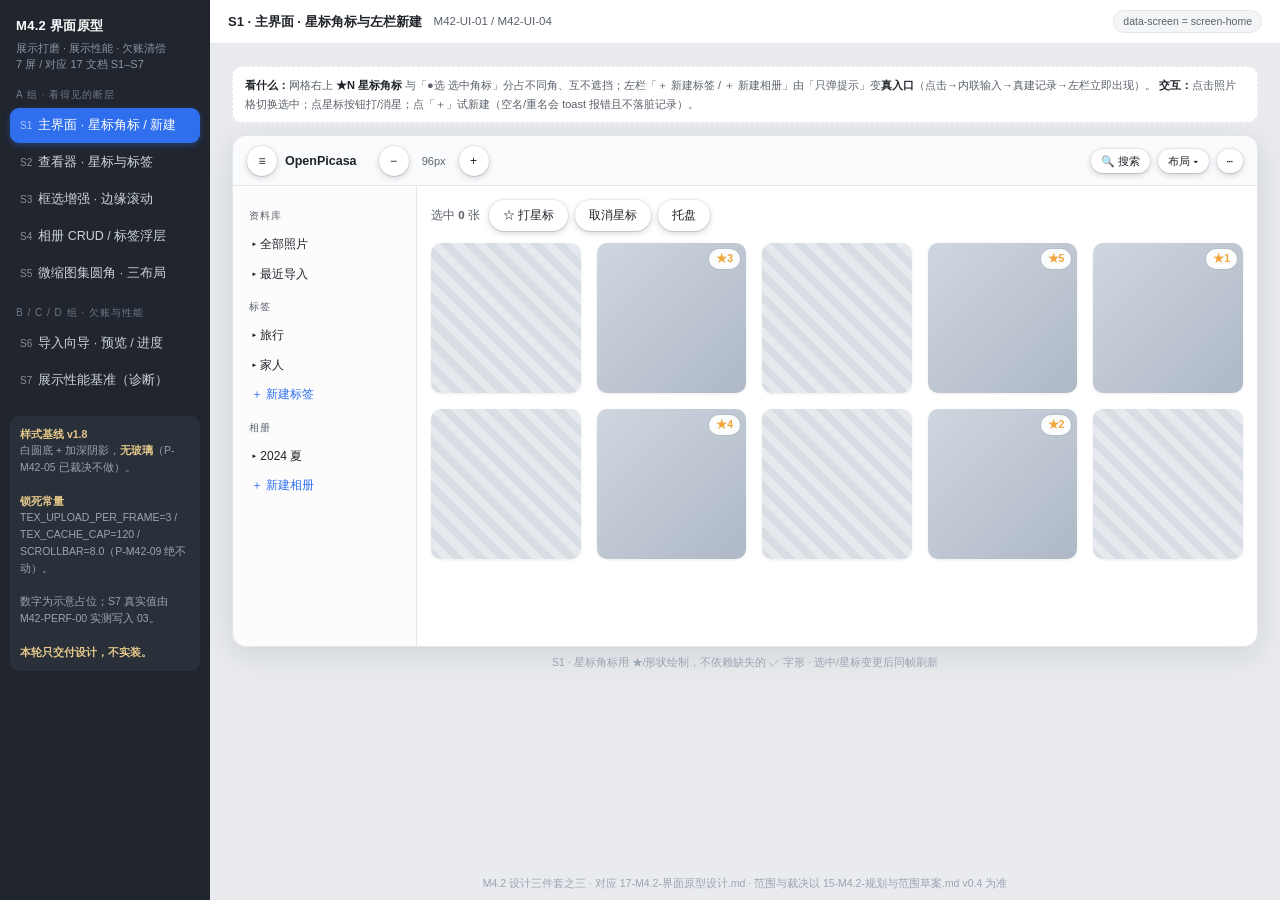
<file: docs/prototypes/m4.2-prototype.html>
<!DOCTYPE html>
<html lang="zh-CN">
<head>
<meta charset="UTF-8">
<meta name="viewport" content="width=device-width, initial-scale=1.0">
<title>M4.2 界面原型 · 展示打磨与展示性能（7 屏）</title>
<style>
  :root{
    /* v1.8 白圆底体系（锁死：不引入玻璃/渐变/彩色顶栏） */
    --bg:#f4f5f7; --panel:#ffffff; --toolbar:#fafbfc; --ink:#1f2329; --ink2:#5a616b;
    --line:#e3e6ea; --accent:#2f6fed; --accent-soft:#e8effd; --star:#f2a63b;
    --sel:#2f6fed; --danger:#d9483b; --ok:#2e9e6b; --ph:#d8dde3;
    --shadow:0 2px 6px rgba(23,32,48,.18),0 1px 1px rgba(23,32,48,.10); /* control_shadow offset[0,2]/blur6/alpha64 + contact + hairline */
    --hair:0 0 0 1px rgba(23,32,48,.06);
  }
  *{box-sizing:border-box}
  html,body{margin:0;height:100%;font:13px/1.5 -apple-system,"PingFang SC","Microsoft YaHei",Segoe UI,sans-serif;color:var(--ink);background:#e9ebee}
  .app{display:flex;height:100vh;overflow:hidden}

  /* 左侧「屏导航」——原型外壳，不是产品界面 */
  .nav{width:210px;flex:none;background:#20252e;color:#cdd3dc;padding:14px 10px;overflow:auto}
  .nav h1{font-size:13px;margin:2px 6px 4px;color:#fff;letter-spacing:.3px}
  .nav .sub{font-size:11px;color:#8b95a4;margin:0 6px 14px;line-height:1.5}
  .nav .grp{font-size:10px;color:#6f7a89;letter-spacing:1px;margin:14px 6px 6px}
  .nav button{display:block;width:100%;text-align:left;border:0;border-radius:9px;background:transparent;color:#cdd3dc;padding:9px 10px;margin:2px 0;cursor:pointer;font-size:12.5px;transition:.15s}
  .nav button:hover{background:#2c333e;color:#fff}
  .nav button.active{background:var(--accent);color:#fff;box-shadow:0 2px 6px rgba(47,111,237,.4)}
  .nav button .sid{opacity:.6;font-size:10px;margin-right:6px}
  .nav .note{margin-top:18px;padding:10px;background:#2a303a;border-radius:9px;font-size:10.5px;color:#9aa4b2;line-height:1.6}
  .nav .note b{color:#e6c98a}

  /* 右侧「屏」舞台 */
  .stage{flex:1;display:flex;flex-direction:column;min-width:0}
  .stage-bar{height:44px;flex:none;background:#fff;border-bottom:1px solid var(--line);display:flex;align-items:center;gap:12px;padding:0 18px}
  .stage-bar .t{font-weight:600;font-size:13px}
  .stage-bar .d{font-size:11.5px;color:var(--ink2)}
  .stage-bar .tag{margin-left:auto;font-size:10.5px;color:var(--ink2);background:var(--bg);border:1px solid var(--line);padding:3px 9px;border-radius:20px}
  .canvas{flex:1;overflow:auto;padding:22px;display:flex;align-items:flex-start;justify-content:center}
  .screen{display:none;width:100%;max-width:1080px}
  .screen.active{display:block;animation:fade .18s ease}
  @keyframes fade{from{opacity:0;transform:translateY(4px)}to{opacity:1;transform:none}}

  /* 通用控件（白圆底 + 加深阴影 + 发丝边） */
  .btn{border:0;background:#fff;color:var(--ink);border-radius:999px;padding:7px 14px;cursor:pointer;font-size:12px;box-shadow:var(--shadow),var(--hair);transition:.12s;white-space:nowrap}
  .btn:hover{transform:translateY(-1px)}
  .btn:active{transform:none}
  .btn:disabled{opacity:.45;cursor:not-allowed;transform:none}
  .btn.primary{background:var(--accent);color:#fff}
  .btn.danger{background:var(--danger);color:#fff}
  .btn.sq{width:30px;height:30px;padding:0;border-radius:50%;display:inline-flex;align-items:center;justify-content:center}
  .chip{display:inline-flex;align-items:center;gap:4px;background:#fff;border-radius:999px;padding:4px 10px;font-size:11px;box-shadow:var(--shadow),var(--hair)}
  .win{background:var(--panel);border:1px solid var(--line);border-radius:14px;box-shadow:0 8px 30px rgba(23,32,48,.12);overflow:hidden}
  .win .topbar{height:50px;background:var(--toolbar);border-bottom:1px solid var(--line);display:flex;align-items:center;gap:8px;padding:0 14px}
  .win .topbar .sp{flex:1}
  .win .body{display:flex;min-height:460px}
  .side{width:184px;flex:none;border-right:1px solid var(--line);padding:12px 10px;background:#fcfcfd}
  .side .h{font-size:10px;color:var(--ink2);letter-spacing:1px;margin:10px 6px 6px}
  .side .row{padding:6px 8px;border-radius:8px;cursor:pointer;font-size:12px;display:flex;align-items:center;gap:6px}
  .side .row:hover{background:var(--bg)}
  .side .add{color:var(--accent);font-size:11.5px}
  .side .add:hover{background:var(--accent-soft)}
  .side input.inline{width:100%;border:1px solid var(--accent);border-radius:7px;padding:5px 7px;font-size:11.5px;outline:none}
  .main{flex:1;min-width:0;padding:14px}
  .toolrow{display:flex;align-items:center;gap:7px;margin-bottom:12px;flex-wrap:wrap}
  .toolrow .lbl{font-size:11.5px;color:var(--ink2);margin-right:2px}
  .grid{display:grid;gap:16px}
  .cell{position:relative;border-radius:10px;overflow:hidden;background:linear-gradient(135deg,#cfd6df,#aeb8c6);aspect-ratio:1/1;cursor:pointer;box-shadow:0 1px 3px rgba(0,0,0,.08)}
  .cell.ph{background:repeating-linear-gradient(45deg,var(--ph),var(--ph) 8px,#e6eaef 8px,#e6eaef 16px)}
  .cell img{width:100%;height:100%;object-fit:cover;display:block}
  .cell .star{position:absolute;top:6px;right:6px;background:rgba(255,255,255,.94);color:var(--star);border-radius:999px;padding:2px 7px;font-size:10.5px;font-weight:700;box-shadow:var(--hair)}
  .cell .selmark{position:absolute;bottom:6px;left:6px;width:16px;height:16px;border-radius:50%;background:var(--sel);border:2px solid #fff;color:#fff;font-size:10px;display:flex;align-items:center;justify-content:center}
  .cell.selected{outline:3px solid var(--sel);outline-offset:-3px}
  .cell .selmark::after{content:"●";font-size:8px}
  .toast{position:fixed;bottom:26px;left:50%;transform:translateX(-50%) translateY(20px);opacity:0;background:#fff;border-radius:999px;padding:10px 20px;box-shadow:0 6px 24px rgba(23,32,48,.22),var(--hair);font-size:12.5px;transition:.25s;z-index:99;pointer-events:none}
  .toast.show{opacity:1;transform:translateX(-50%) translateY(0)}
  .toast.err{color:var(--danger)}
  .legend{font-size:11px;color:var(--ink2);background:#fff;border:1px dashed var(--line);border-radius:10px;padding:9px 12px;margin-bottom:12px;line-height:1.7}
  .legend b{color:var(--ink)}
  .kbd{font:11px ui-monospace,Menlo,monospace;background:var(--bg);border:1px solid var(--line);border-radius:5px;padding:1px 5px}
  .modal{position:fixed;inset:0;background:rgba(20,26,36,.40);display:none;align-items:center;justify-content:center;z-index:80}
  .modal.show{display:flex}
  .modal .box{background:#fff;border-radius:14px;padding:20px 22px;max-width:340px;box-shadow:0 16px 50px rgba(0,0,0,.28)}
  .modal .box h3{margin:0 0 8px;font-size:14px}
  .modal .box p{margin:0 0 16px;color:var(--ink2);font-size:12px;line-height:1.6}
  .modal .box .acts{display:flex;gap:8px;justify-content:flex-end}

  /* S1 顶栏缩放 */
  .zoom{display:flex;align-items:center;gap:6px}
  .zoom .val{font-size:11px;color:var(--ink2);min-width:38px;text-align:center}

  /* S2 查看器 */
  .viewer{display:flex;flex-direction:column;height:460px}
  .viewer .vtop{height:46px;border-bottom:1px solid var(--line);display:flex;align-items:center;gap:8px;padding:0 14px}
  .viewer .vimg{flex:1;margin:18px;background:radial-gradient(circle at 35% 30%,#dfe6f0,#b9c4d3 60%,#9aa7ba);border-radius:10px;display:flex;align-items:center;justify-content:center;color:#6b7688;font-size:12px;position:relative}
  .viewer .vimg .big{position:absolute;bottom:10px;right:14px;background:rgba(255,255,255,.85);padding:3px 9px;border-radius:8px;font-size:10.5px}
  .infobar{height:52px;border-top:1px solid var(--line);display:flex;align-items:center;gap:18px;padding:0 16px;font-size:12px;background:var(--toolbar)}
  .infobar .meta{color:var(--ink2)}
  .infobar .stars{color:var(--star);font-size:15px;letter-spacing:1px}
  .infobar .tags{display:flex;gap:6px;align-items:center}
  .infobar .sep{width:1px;height:20px;background:var(--line)}
  .stars.clickable span{cursor:pointer}

  /* S3 框选 */
  .marq-wrap{position:relative}
  .marq-hint{position:absolute;top:10px;left:10px;z-index:3;background:rgba(255,255,255,.94);border-radius:8px;padding:6px 10px;font-size:10.5px;color:var(--ink2);box-shadow:var(--hair)}
  .marq-grid{display:grid;grid-template-columns:repeat(6,1fr);gap:12px;user-select:none}
  .marq-grid .mc{aspect-ratio:1/1;border-radius:8px;background:linear-gradient(135deg,#d5dce6,#aab5c5);position:relative;cursor:crosshair}
  .marq-grid .mc.on{outline:3px solid var(--sel);outline-offset:-3px;background:linear-gradient(135deg,#c9dcff,#7fa8f5)}
  .edge{position:absolute;left:0;right:0;height:26px;pointer-events:none;z-index:2;transition:.2s}
  .edge.top{top:0;background:linear-gradient(to bottom,rgba(47,111,237,.28),transparent)}
  .edge.bot{bottom:0;background:linear-gradient(to top,rgba(47,111,237,.28),transparent)}
  .edge.hot{background:linear-gradient(to top,rgba(47,111,237,.62),transparent)}
  .rect{position:absolute;border:2px dashed var(--accent);background:rgba(47,111,237,.10);pointer-events:none;z-index:4;display:none}
  .marq-stat{margin-top:10px;font-size:11.5px;color:var(--ink2)}
  .marq-stat b{color:var(--accent)}

  /* S4 相册 / 下拉 / 浮层 */
  .pop{position:relative;display:inline-block}
  .pop .menu{position:absolute;top:110%;left:0;background:#fff;border:1px solid var(--line);border-radius:12px;box-shadow:0 10px 30px rgba(23,32,48,.18);padding:7px;min-width:190px;display:none;z-index:20}
  .pop.open .menu{display:block}
  .pop .menu .it{padding:7px 9px;border-radius:8px;font-size:12px;cursor:pointer;display:flex;gap:8px;align-items:center}
  .pop .menu .it:hover{background:var(--bg)}
  .pop .menu .div{height:1px;background:var(--line);margin:5px 2px}
  .tri{display:inline-flex;align-items:center;gap:6px;font-size:11.5px}
  .tri .box{width:14px;height:14px;border:1.5px solid var(--ink2);border-radius:4px;display:inline-flex;align-items:center;justify-content:center;font-size:10px;color:#fff}
  .tri.full .box{background:var(--accent);border-color:var(--accent)}
  .tri.part .box{background:linear-gradient(135deg,var(--accent) 50%,#fff 50%);border-color:var(--accent)}
  .tri.none .box{background:#fff}
  .albrow{display:flex;align-items:center;gap:8px;padding:7px 8px;border-radius:8px;font-size:12px}
  .albrow:hover{background:var(--bg)}
  .albrow .dots{margin-left:auto;color:var(--ink2);cursor:pointer}

  /* S5 图集圆角三布局 */
  .zoomctl{display:flex;align-items:center;gap:10px;margin:6px 0 16px}
  .zoomctl input[type=range]{width:200px}
  .atlas-demo{background:#fff;border:1px solid var(--line);border-radius:12px;padding:16px}
  .atlas-demo h4{margin:0 0 12px;font-size:12px}
  .lay{display:flex;gap:10px;align-items:flex-start;margin-bottom:14px;flex-wrap:wrap}
  .lay .cap{width:72px;flex:none;font-size:10.5px;color:var(--ink2);padding-top:6px}
  .tile{background:linear-gradient(135deg,#cfd8e4,#9fadc0);flex:none}
  .tile.big{width:88px;height:88px;border-radius:10px}
  .tile.small{width:42px;height:42px}
  .tile.small.round{border-radius:8px}
  .tile.small.square{border-radius:0}
  .cmp{display:flex;gap:22px;flex-wrap:wrap}
  .cmp .col{flex:1;min-width:200px}
  .cmp .col .lbl{font-size:11px;margin-bottom:8px;font-weight:600}
  .cmp .col.before .lbl{color:var(--danger)}
  .cmp .col.after .lbl{color:var(--ok)}

  /* S6 导入向导 */
  .wiz{display:flex;gap:0;margin-bottom:16px}
  .wiz .st{flex:1;text-align:center;font-size:11px;color:var(--ink2);padding:8px 4px;border-bottom:2px solid var(--line)}
  .wiz .st.on{color:var(--accent);border-color:var(--accent);font-weight:600}
  .wiz .st.done{color:var(--ok);border-color:var(--ok)}
  .prev{display:flex;gap:10px;flex-wrap:wrap;margin:10px 0}
  .prev .p{width:76px;height:76px;border-radius:8px;background:linear-gradient(135deg,#d5dce6,#aab5c5)}
  .prev .p.ph{background:repeating-linear-gradient(45deg,var(--ph),var(--ph) 8px,#e6eaef 8px,#e6eaef 16px)}
  .prog{height:10px;border-radius:99px;background:var(--bg);overflow:hidden;margin:8px 0}
  .prog .bar{height:100%;width:0;background:var(--accent);transition:width .25s}
  .prog.indet .bar{width:35%;animation:ind 1.1s infinite ease-in-out}
  @keyframes ind{0%{margin-left:-35%}100%{margin-left:100%}}

  /* S7 性能基准 */
  table.perf{width:100%;border-collapse:collapse;font-size:12px}
  table.perf th,table.perf td{padding:9px 10px;border-bottom:1px solid var(--line);text-align:left}
  table.perf th{background:var(--bg);color:var(--ink2);font-weight:600;font-size:11px}
  table.perf td.num{font:12px ui-monospace,Menlo,monospace}
  table.perf .pass{color:var(--ok);font-weight:600}
  .lockbox{margin-top:12px;background:#fff8ec;border:1px solid #f0d9a8;border-radius:10px;padding:10px 12px;font-size:11.5px;line-height:1.7}
  .warn{font-size:11px;color:var(--ink2);margin-bottom:12px}
  .footnote{font-size:10.5px;color:#9aa4b2;text-align:center;padding:8px}
</style>
</head>
<body>
<div class="app">

  <!-- ░░ 原型外壳：屏导航（非产品界面） ░░ -->
  <aside class="nav">
    <h1>M4.2 界面原型</h1>
    <p class="sub">展示打磨 · 展示性能 · 欠账清偿<br>7 屏 / 对应 17 文档 S1–S7</p>

    <div class="grp">A 组 · 看得见的断层</div>
    <button class="active" data-go="screen-home"><span class="sid">S1</span>主界面 · 星标角标 / 新建</button>
    <button data-go="screen-viewer"><span class="sid">S2</span>查看器 · 星标与标签</button>
    <button data-go="screen-marquee"><span class="sid">S3</span>框选增强 · 边缘滚动</button>
    <button data-go="screen-albums"><span class="sid">S4</span>相册 CRUD / 标签浮层</button>
    <button data-go="screen-atlas"><span class="sid">S5</span>微缩图集圆角 · 三布局</button>

    <div class="grp">B / C / D 组 · 欠账与性能</div>
    <button data-go="screen-import"><span class="sid">S6</span>导入向导 · 预览 / 进度</button>
    <button data-go="screen-perf"><span class="sid">S7</span>展示性能基准（诊断）</button>

    <div class="note">
      <b>样式基线 v1.8</b><br>白圆底 + 加深阴影，<b>无玻璃</b>（P-M42-05 已裁决不做）。<br><br>
      <b>锁死常量</b><br>TEX_UPLOAD_PER_FRAME=3 / TEX_CACHE_CAP=120 / SCROLLBAR=8.0（P-M42-09 绝不动）。<br><br>
      数字为示意占位；S7 真实值由 M42-PERF-00 实测写入 03。<br><br>
      <b>本轮只交付设计，不实装。</b>
    </div>
  </aside>

  <div class="stage">
    <div class="stage-bar">
      <span class="t" id="stageTitle">S1 · 主界面 · 星标角标与左栏新建</span>
      <span class="d" id="stageDesc">M42-UI-01 / M42-UI-04</span>
      <span class="tag" id="stageAnchor">data-screen = screen-home</span>
    </div>

    <div class="canvas">

      <!-- ══════════════ S1 · screen-home ══════════════ -->
      <section class="screen active" data-screen="screen-home" data-title="S1 · 主界面 · 星标角标与左栏新建" data-desc="M42-UI-01 / M42-UI-04">
        <div class="legend">
          <b>看什么：</b>网格右上 <b>★N 星标角标</b> 与「●选 选中角标」分占不同角、互不遮挡；左栏「＋ 新建标签 / ＋ 新建相册」由「只弹提示」变<b>真入口</b>（点击→内联输入→真建记录→左栏立即出现）。
          <b>交互：</b>点击照片格切换选中；点星标按钮打/消星；点「＋」试新建（空名/重名会 toast 报错且不落脏记录）。
        </div>
        <div class="win">
          <div class="topbar">
            <button class="btn sq" title="菜单">≡</button>
            <b style="font-size:12.5px">OpenPicasa</b>
            <div class="zoom" style="margin-left:14px">
              <button class="btn sq" onclick="zoomBy(-1)">−</button>
              <span class="val" id="zoomVal">96px</span>
              <button class="btn sq" onclick="zoomBy(1)">+</button>
            </div>
            <div class="sp"></div>
            <span class="chip">🔍 搜索</span>
            <span class="chip">布局 ▾</span>
            <span class="chip">⋯</span>
          </div>
          <div class="body">
            <div class="side">
              <div class="h">资料库</div>
              <div class="row">▸ 全部照片</div>
              <div class="row">▸ 最近导入</div>
              <div class="h">标签</div>
              <div id="tagList"><div class="row">▸ 旅行</div><div class="row">▸ 家人</div></div>
              <div class="row add" onclick="openNew('tag')">＋ 新建标签</div>
              <div class="h">相册</div>
              <div id="albList"><div class="row">▸ 2024 夏</div></div>
              <div class="row add" onclick="openNew('album')">＋ 新建相册</div>
            </div>
            <div class="main">
              <div class="toolrow">
                <span class="lbl">选中 <b id="selCount">0</b> 张</span>
                <button class="btn" onclick="rateSelected()">☆ 打星标</button>
                <button class="btn" onclick="unrateSelected()">取消星标</button>
                <button class="btn" onclick="toast('已加入托盘（原型示意）')">托盘</button>
              </div>
              <div class="grid" id="homeGrid" style="grid-template-columns:repeat(5,1fr)"></div>
            </div>
          </div>
        </div>
        <div class="footnote">S1 · 星标角标用 ★/形状绘制，不依赖缺失的 ✓ 字形 · 选中/星标变更后同帧刷新</div>
      </section>

      <!-- ══════════════ S2 · screen-viewer ══════════════ -->
      <section class="screen" data-screen="screen-viewer" data-title="S2 · 查看器 · 星标与标签信息条" data-desc="M42-UI-01">
        <div class="legend">
          <b>看什么：</b>查看器底部<b>信息条</b>显示该张星标 <b>★★★☆☆ (3)</b> 与标签 chips <b>[旅行] [2024夏] [+2▾]</b>；无星无标签时只显示文件元信息、<b>不显示空占位</b>。
          <b>交互：</b>点上排 ☆ 改星标；点 <b>[+N▾]</b> 展开全部标签；切到「无标记照片」看空态。
        </div>
        <div class="win">
          <div class="viewer">
            <div class="vtop">
              <button class="btn" onclick="go('screen-home')">← 返回</button>
              <div class="sp"></div>
              <div class="stars clickable" id="vStars"></div>
              <button class="btn">🏷 标签</button>
            </div>
            <div class="vimg" id="vImg">
              照片大图（原型占位）
              <div class="big" id="vName">DSC_1024.jpg · 4032×3024</div>
            </div>
            <div class="infobar">
              <span class="meta" id="vMeta">DSC_1024.jpg · 2024-08-12 · 4032×3024</span>
              <div class="sep"></div>
              <span class="stars" id="vStarText">★★★☆☆ (3)</span>
              <div class="sep"></div>
              <div class="tags" id="vTags"></div>
            </div>
          </div>
        </div>
        <div class="toolrow" style="margin-top:12px">
          <button class="btn" onclick="viewerPhoto('full')">■ 有星标+多标签照片</button>
          <button class="btn" onclick="viewerPhoto('empty')">□ 无标记照片（空态）</button>
        </div>
        <div class="footnote">S2 · 信息条与网格角标同源；标签超 N 个收起为 [+N▾]</div>
      </section>

      <!-- ══════════════ S3 · screen-marquee ══════════════ -->
      <section class="screen" data-screen="screen-marquee" data-title="S3 · 框选增强 · 边缘自动滚动 / 跨页" data-desc="M42-UI-03">
        <div class="legend">
          <b>看什么 / 怎么做：</b>在下方网格里<b>按住鼠标拖出矩形</b>（M4.1 既有框选）；拖到<b>底边蓝色带</b>会触发「自动滚动」示意、跨行连续选中、先前划过的格子保持选中；<b>滚轮始终不被抢</b>；松手定稿、空闲帧零额外重绘（R-M41-1）。触板手势不纳入。
        </div>
        <div class="win">
          <div class="topbar"><b style="font-size:12.5px">框选增强（拖拽演示）</b><div class="sp"></div><span class="chip" id="marqMode">空闲 · 零额外重绘</span></div>
          <div class="body"><div class="main">
            <div class="marq-wrap" id="marqWrap">
              <div class="marq-hint">按住拖动 = 框选 · 拖到底部蓝带 = 自动滚动（仅拖拽中）</div>
              <div class="edge top"></div>
              <div class="marq-grid" id="marqGrid"></div>
              <div class="edge bot" id="edgeBot"></div>
              <div class="rect" id="marqRect"></div>
            </div>
            <div class="marq-stat">已选 <b id="marqCount">0</b> 张 · <span id="marqHint">松手定稿。滚轮仍控制滚动区，不被框选拦截。</span></div>
          </div></div>
        </div>
        <div class="toolrow" style="margin-top:12px">
          <button class="btn" onclick="marqReset()">清空选区</button>
          <button class="btn" onclick="toast('滚轮事件仍派发给 ScrollArea（原型不拦截）')">模拟滚轮</button>
        </div>
        <div class="footnote">S3 · 只在拖拽中按输入事件驱动 · 不改 lib.selection · 跨滚动位置连续选中</div>
      </section>

      <!-- ══════════════ S4 · screen-albums ══════════════ -->
      <section class="screen" data-screen="screen-albums" data-title="S4 · 相册 CRUD 与左栏新建 / 标签浮层" data-desc="M42-UI-04 / M42-UI-05 / M42-UI-06">
        <div class="legend">
          <b>看什么：</b>「＋ 加入相册▾」下拉列已有相册、选中后落关联；相册「⋯」改名/删除（<b>二次确认：只解除关联、不删照片文件</b>）；🏷 标签浮层三态 <b>☑全选 / ▣部分 / ☐未选</b> 读缓存、打开帧查库次数恒定。
          <b>交互：</b>先点几个格子选中 → 操作栏可用；点下拉/标签浮层/⋯ 试各流程。
        </div>
        <div class="win">
          <div class="topbar"><b style="font-size:12.5px">主界面 · 选中态</b><div class="sp"></div><span class="chip">已选 <b id="albSel">0</b> 张</span></div>
          <div class="body">
            <div class="side">
              <div class="h">相册</div>
              <div id="albSide"></div>
              <div class="row add" onclick="openNew('album')">＋ 新建相册</div>
            </div>
            <div class="main">
              <div class="toolrow">
                <button class="btn" onclick="toast('收藏（原型示意）')">♡ 收藏</button>
                <button class="btn" onclick="toast('说明（原型示意）')">✎ 说明</button>

                <!-- 标签浮层（三态，读缓存） -->
                <div class="pop" id="tagPop">
                  <button class="btn" onclick="togglePop('tagPop')">🏷 标签 ▾</button>
                  <div class="menu">
                    <div class="tri full" onclick="cycleTri(this)"><span class="box">✓</span> 旅行（全选）</div>
                    <div class="tri part" onclick="cycleTri(this)"><span class="box">▣</span> 家人（部分）</div>
                    <div class="tri none" onclick="cycleTri(this)"><span class="box"></span> 工作（未选）</div>
                    <div class="div"></div>
                    <div class="it" style="color:var(--ink2);font-size:10.5px">三态读缓存 · 打开帧查库次数恒定</div>
                  </div>
                </div>

                <!-- 加入相册下拉 -->
                <div class="pop" id="addPop">
                  <button class="btn" id="addBtn" disabled onclick="togglePop('addPop')">＋ 加入相册 ▾</button>
                  <div class="menu" id="addMenu"></div>
                </div>

                <button class="btn" onclick="toast('已加入托盘（原型示意）')">托盘</button>
              </div>
              <div class="grid" id="albGrid" style="grid-template-columns:repeat(5,1fr)"></div>
            </div>
          </div>
        </div>
        <div class="footnote">S4 · 删除二次确认文案「只解除相册关联，不会删除照片文件」 · 零 schema</div>
      </section>

      <!-- ══════════════ S5 · screen-atlas ══════════════ -->
      <section class="screen" data-screen="screen-atlas" data-title="S5 · 微缩图集圆角 · 三布局" data-desc="M42-UI-02">
        <div class="legend">
          <b>看什么：</b>拖滑块到 <b>≤48px 档</b>，本版把图集子矩形从<b>直角</b>改为 <b>8px 圆角</b>，三布局（方格 / 纵瀑布 / 横瀑布）一致；96px 默认档既有圆角不变。
          <b>约束：</b>只改裁剪路径，不改 CELL_GAP / GRID_PAD / LOG_STEPS，不新增贴图上传、p99 不回退。
        </div>
        <div class="win">
          <div class="topbar"><b style="font-size:12.5px">缩放 · 图集圆角</b><div class="sp"></div><span class="chip" id="atlasMode">96px 档 · 既有圆角</span></div>
          <div class="body"><div class="main">
            <div class="zoomctl">
              <span class="lbl" style="font-size:11.5px;color:var(--ink2)">缩略图尺寸</span>
              <input type="range" min="32" max="160" value="96" id="atlasRange" oninput="atlasZoom(this.value)">
              <span class="chip" id="atlasVal">96px</span>
            </div>
            <div class="cmp">
              <div class="col before">
                <div class="lbl">改前（≤48px 直角 frame_radius=0）</div>
                <div class="atlas-demo">
                  <div class="lay"><div class="cap">方格</div><div class="tile small square"></div><div class="tile small square"></div><div class="tile small square"></div><div class="tile small square"></div><div class="tile small square"></div></div>
                  <div class="lay"><div class="cap">纵瀑布</div><div style="display:flex;flex-direction:column;gap:6px"><div class="tile small square"></div><div class="tile small square"></div><div class="tile small square"></div></div></div>
                  <div class="lay"><div class="cap">横瀑布</div><div class="tile small square"></div><div class="tile small square"></div><div class="tile small square"></div></div>
                </div>
              </div>
              <div class="col after">
                <div class="lbl">改后（≤48px 8px 圆角，本版）</div>
                <div class="atlas-demo" id="atlasAfter">
                  <div class="lay"><div class="cap">方格</div><div class="tile small round"></div><div class="tile small round"></div><div class="tile small round"></div><div class="tile small round"></div><div class="tile small round"></div></div>
                  <div class="lay"><div class="cap">纵瀑布</div><div style="display:flex;flex-direction:column;gap:6px"><div class="tile small round"></div><div class="tile small round"></div><div class="tile small round"></div></div></div>
                  <div class="lay"><div class="cap">横瀑布</div><div class="tile small round"></div><div class="tile small round"></div><div class="tile small round"></div></div>
                </div>
              </div>
            </div>
          </div></div>
        </div>
        <div class="footnote">S5 · 默认 96px 不走图集；三布局单测不回退 · 与 D 组（阶段 2.5）错开归因</div>
      </section>

      <!-- ══════════════ S6 · screen-import ══════════════ -->
      <section class="screen" data-screen="screen-import" data-title="S6 · 导入向导 · 缩略图预览与后台进度" data-desc="M42-UI-07 / M42-PERF-01">
        <div class="legend">
          <b>看什么：</b>选前<b>缩略图预览</b>（只读包内 <code class="kbd">thumbs</code> 表、不读原图，缺缩略图用 ░ 占位）；后台导入<b>六态进度 + 可取消</b>、UI 保持可交互、失败整库回滚无残留 staging。
          <b>交互：</b>依次点「下一步」走完向导，导入中点「取消导入」看回滚态。
        </div>
        <div class="win">
          <div class="topbar"><b style="font-size:12.5px">索引导入向导</b><div class="sp"></div><span class="chip" id="wizStep">步骤 1/4</span><button class="btn sq">×</button></div>
          <div class="body"><div class="main" style="max-width:640px">
            <div class="wiz" id="wizBar">
              <div class="st on">① 选择导入包</div><div class="st">② 校验</div><div class="st">③ 预览/确认</div><div class="st">④ 导入</div>
            </div>
            <div id="wizBody"></div>
            <div class="toolrow" style="margin-top:14px;justify-content:flex-end">
              <button class="btn" id="wizPrev" disabled onclick="wiz(-1)">上一步</button>
              <button class="btn primary" id="wizNext" onclick="wiz(1)">下一步</button>
            </div>
          </div></div>
        </div>
        <div class="footnote">S6 · id 平移重映射语义不变 · 单事务 · 取消后无残留 staging 文件/连接</div>
      </section>

      <!-- ══════════════ S7 · screen-perf ══════════════ -->
      <section class="screen" data-screen="screen-perf" data-title="S7 · 展示性能基准（诊断/测试视图）" data-desc="M42-PERF-00 / 02 / 03">
        <div class="warn">⚠ 仅诊断 / 测试视图，<b>主界面不常驻性能 HUD</b>；埋点不引入每帧 request_repaint()（R-M41-1）。下表数字为<b>示意占位</b>，真实值由 M42-PERF-00 在固定样本库 / 固定滚动路径 / 固定 profile 实测后写入 03 的 TC-M42-PERF-*。</div>
        <div class="win">
          <div class="topbar"><b style="font-size:12.5px">展示性能基准 · 隔离库 run-isolated.sh · profile=release</b><div class="sp"></div><span class="chip" id="perfState">● 基准已固化</span></div>
          <div class="body"><div class="main">
            <table class="perf">
              <thead><tr><th>指标</th><th>基线(优化前)</th><th>优化后</th><th>门禁</th><th>结果</th></tr></thead>
              <tbody>
                <tr><td>首屏出图时间</td><td class="num">3.8 s</td><td class="num">3.5 s</td><td>≤ 5 s 不回退</td><td class="pass">✅</td></tr>
                <tr><td>可见区首张出图延迟</td><td class="num">420 ms</td><td class="num">310 ms</td><td>较基线下降</td><td class="pass">✅</td></tr>
                <tr><td>滚动帧耗时 p50 / p95 / p99</td><td class="num">8 / 18 / 23 ms</td><td class="num">8 / 16 / 21 ms</td><td>p99 ≤ 25 ms</td><td class="pass">✅</td></tr>
                <tr><td>每帧贴图上传数</td><td class="num">3（锁死）</td><td class="num">3（锁死）</td><td>= 3 不变</td><td class="pass">✅</td></tr>
                <tr><td>空白格率</td><td class="num">12%</td><td class="num">6%</td><td>较基线下降</td><td class="pass">✅</td></tr>
                <tr><td>掉帧率 (&gt;16.7ms)</td><td class="num">9%</td><td class="num">5%</td><td>较基线下降</td><td class="pass">✅</td></tr>
              </tbody>
            </table>
            <div class="lockbox">
              <b>常量（P-M42-09「绝不动」）：</b> TEX_UPLOAD_PER_FRAME=3 / TEX_CACHE_CAP=120 / SCROLLBAR=8.0<br>
              本表只用于证明「不劣化」，<b>不放行改常量</b>；A 组圆角贴图（阶段 1）与 D 组调度（阶段 2.5）分开复测归因；方格 / 纵瀑布 / 横瀑布三布局均复验。
            </div>
            <div class="toolrow" style="margin-top:14px">
              <button class="btn" onclick="perfToggle()">切换：未跑基准 / 已固化</button>
              <button class="btn" onclick="toast('门禁：未固化基准前禁止进入 D 组优化（M42-PERF-00 AC-04）')">查看门禁</button>
            </div>
          </div></div>
        </div>
        <div class="footnote">S7 · 没有基准不谈优化 · 任一回退即判不通过并回退改动 · M42-PERF-02 → 03 每项回基准复测</div>
      </section>

    </div><!-- /canvas -->
    <div class="footnote">M4.2 设计三件套之三 · 对应 17-M4.2-界面原型设计.md · 范围与裁决以 15-M4.2-规划与范围草案.md v0.4 为准</div>
  </div><!-- /stage -->
</div>

<!-- 通用 toast / 模态 -->
<div class="toast" id="toast"></div>
<div class="modal" id="modal">
  <div class="box">
    <h3 id="modalTitle">确认</h3>
    <p id="modalText"></p>
    <div class="acts">
      <button class="btn" onclick="closeModal()">取消</button>
      <button class="btn danger" id="modalOk">删除</button>
    </div>
  </div>
</div>

<script>
/* ============ 原型外壳：屏切换 ============ */
const SCREENS = [...document.querySelectorAll('.screen')];
const NAVS = [...document.querySelectorAll('.nav button[data-go]')];
function go(id){
  SCREENS.forEach(s=>s.classList.toggle('active', s.dataset.screen===id));
  NAVS.forEach(b=>b.classList.toggle('active', b.dataset.go===id));
  const s = SCREENS.find(x=>x.dataset.screen===id);
  document.getElementById('stageTitle').textContent = s.dataset.title;
  document.getElementById('stageDesc').textContent  = s.dataset.desc;
  document.getElementById('stageAnchor').textContent = 'data-screen = '+s.dataset.screen;
  document.querySelector('.canvas').scrollTop = 0;
}
NAVS.forEach(b=>b.addEventListener('click',()=>go(b.dataset.go)));

/* ============ 通用：toast / 模态 / 下拉 ============ */
let toastTimer;
function toast(msg, err){
  const t=document.getElementById('toast');
  t.textContent=msg; t.className='toast show'+(err?' err':'');
  clearTimeout(toastTimer); toastTimer=setTimeout(()=>t.className='toast',2200);
}
let modalAction=null;
function confirmBox(title,text,onOk){
  document.getElementById('modalTitle').textContent=title;
  document.getElementById('modalText').textContent=text;
  modalAction=onOk;
  document.getElementById('modal').classList.add('show');
}
function closeModal(){document.getElementById('modal').classList.remove('show');}
document.getElementById('modalOk').onclick=()=>{closeModal(); if(modalAction) modalAction();};
document.getElementById('modal').addEventListener('click',e=>{if(e.target.id==='modal')closeModal();});
function togglePop(id){
  const p=document.getElementById(id);
  document.querySelectorAll('.pop.open').forEach(x=>{if(x.id!==id)x.classList.remove('open')});
  p.classList.toggle('open');
}
document.addEventListener('click',e=>{
  if(!e.target.closest('.pop')) document.querySelectorAll('.pop.open').forEach(x=>x.classList.remove('open'));
});
function cycleTri(el){
  const order=['full','part','none'];
  el.className='tri '+order[(order.indexOf([...el.classList].find(c=>['full','part','none'].includes(c)))+1)%3];
  const box=el.querySelector('.box');
  box.textContent = el.classList.contains('full')?'✓':el.classList.contains('part')?'▣':'';
}

/* ============ 共享状态（原型用内存态，非真实库） ============ */
const PHOTOS = [
  {id:1,star:0,tags:[]}, {id:2,star:3,tags:['旅行','2024夏']}, {id:3,star:0,tags:['家人']},
  {id:4,star:5,tags:['旅行','家人','工作','胶片']}, {id:5,star:1,tags:[]},
  {id:6,star:0,tags:['工作']}, {id:7,star:4,tags:['2024夏']}, {id:8,star:0,tags:[]},
  {id:9,star:2,tags:['旅行']}, {id:10,star:0,tags:['家人','胶片']},
];
let tags=['旅行','家人'];
let albums=['2024 夏'];
let sel=new Set();
let zoom=96;

/* ============ S1 · 主界面 ============ */
function cellHtml(p){
  return `<div class="cell ${p.star?'':'ph'}" data-id="${p.id}" onclick="toggleSel(${p.id},this)">
    ${p.star?`<span class="star">★${p.star}</span>`:''}
    ${sel.has(p.id)?`<span class="selmark"></span>`:''}
    ${p.star?'':''}
  </div>`;
}
function renderHome(){
  document.getElementById('homeGrid').innerHTML=PHOTOS.map(cellHtml).join('');
  document.getElementById('selCount').textContent=sel.size;
  renderSideLists();
}
function toggleSel(id){
  if(sel.has(id))sel.delete(id); else sel.add(id);
  renderHome(); renderAlb();
}
function rateSelected(){
  if(!sel.size){toast('请先选中照片','err');return;}
  PHOTOS.forEach(p=>{if(sel.has(p.id))p.star=3;});
  renderHome(); toast('已给 '+sel.size+' 张打 ★3');
}
function unrateSelected(){
  if(!sel.size){toast('请先选中照片','err');return;}
  PHOTOS.forEach(p=>{if(sel.has(p.id))p.star=0;});
  renderHome(); toast('已取消星标');
}
function zoomBy(d){zoom=Math.max(32,Math.min(160,zoom+d*16));document.getElementById('zoomVal').textContent=zoom+'px';
  const cols=zoom<=48?8:zoom<=96?5:4;document.getElementById('homeGrid').style.gridTemplateColumns=`repeat(${cols},1fr)`;}
function renderSideLists(){
  document.getElementById('tagList').innerHTML=tags.map(t=>`<div class="row">▸ ${t}</div>`).join('');
  document.getElementById('albList').innerHTML=albums.map(a=>`<div class="row">▸ ${a}</div>`).join('');
}
function openNew(kind){
  const list=document.getElementById(kind==='tag'?'tagList':'albList');
  if(document.getElementById('newInline'))return;
  const d=document.createElement('div');d.className='row';d.id='newInline';
  d.innerHTML=`<input class="inline" id="newInput" placeholder="${kind==='tag'?'标签':'相册'}名称…" autocomplete="off">`;
  list.appendChild(d);
  const inp=document.getElementById('newInput');inp.focus();
  const commit=()=>{
    const v=inp.value.trim();
    const arr=kind==='tag'?tags:albums;
    if(!v){toast('名称不能为空','err');d.remove();return;}
    if(arr.includes(v)){toast('已存在同名'+(kind==='tag'?'标签':'相册'),'err');d.remove();return;}
    arr.push(v); d.remove(); renderSideLists(); renderAlbSide();
    toast('已创建「'+v+'」');
  };
  inp.addEventListener('keydown',e=>{if(e.key==='Enter')commit();if(e.key==='Escape')d.remove();});
  inp.addEventListener('blur',()=>setTimeout(()=>{if(document.getElementById('newInline')===d)d.remove();},150));
}

/* ============ S2 · 查看器 ============ */
let vStar=3, vTags=['旅行','2024夏','家人','写真'], vEmpty=false;
function renderViewer(){
  document.getElementById('vStars').innerHTML=[1,2,3,4,5].map(i=>`<span onclick="vStar=${i};renderViewer()">${i<=vStar?'★':'☆'}</span>`).join('');
  document.getElementById('vStarText').textContent = vEmpty?'':('★'.repeat(vStar)+'☆'.repeat(5-vStar)+' ('+vStar+')');
  const tg=document.getElementById('vTags');
  if(vEmpty){tg.innerHTML='<span style="color:var(--ink2);font-size:11.5px">（无星标 / 无标签：不显示空占位）</span>';}
  else{
    const shown=vTags.slice(0,2), rest=vTags.length-shown.length;
    tg.innerHTML=shown.map(t=>`<span class="chip">${t}</span>`).join('')+(rest>0?`<span class="chip" style="cursor:pointer" onclick="this.outerHTML='${vTags.slice(2).map(t=>'<span class=chip>'+t+'</span>').join('')}'">+${rest}▾</span>`:'');
  }
  document.getElementById('vMeta').textContent = vEmpty?'DSC_2201.png · 2024-09-02 · 3000×2000':'DSC_1024.jpg · 2024-08-12 · 4032×3024';
  document.getElementById('vName').textContent = vEmpty?'DSC_2201.png · 3000×2000':'DSC_1024.jpg · 4032×3024';
}
function viewerPhoto(mode){vEmpty=(mode==='empty');vStar=vEmpty?0:3;renderViewer();}

/* ============ S3 · 框选增强 ============ */
const MG=42;
let marqSel=new Set(), dragging=false, startPt=null, autoScroll=false;
function renderMarq(){
  document.getElementById('marqGrid').innerHTML=Array.from({length:MG},(_,i)=>`<div class="mc ${marqSel.has(i)?'on':''}" data-i="${i}"></div>`).join('');
  document.getElementById('marqCount').textContent=marqSel.size;
}
function marqReset(){marqSel.clear();renderMarq();document.getElementById('marqMode').textContent='空闲 · 零额外重绘';}
(function initMarq(){
  const wrap=document.getElementById('marqWrap'), rect=document.getElementById('marqRect'), grid=document.getElementById('marqGrid');
  function cellsInRect(x1,y1,x2,y2){
    const r=wrap.getBoundingClientRect();
    [...grid.children].forEach(c=>{
      const b=c.getBoundingClientRect();
      const cx=b.left-r.left+b.width/2, cy=b.top-r.top+b.height/2;
      if(cx>=Math.min(x1,x2)&&cx<=Math.max(x1,x2)&&cy>=Math.min(y1,y2)&&cy<=Math.max(y1,y2))marqSel.add(+c.dataset.i);
    });
  }
  wrap.addEventListener('mousedown',e=>{
    if(e.target.closest('.marq-hint'))return;
    dragging=true;autoScroll=false;
    const r=wrap.getBoundingClientRect();
    startPt={x:e.clientX-r.left,y:e.clientY-r.top};
    rect.style.display='block';rect.style.left=startPt.x+'px';rect.style.top=startPt.y+'px';rect.style.width='0';rect.style.height='0';
    document.getElementById('marqMode').textContent='拖拽中 · 按输入事件驱动';
    e.preventDefault();
  });
  window.addEventListener('mousemove',e=>{
    if(!dragging)return;
    const r=wrap.getBoundingClientRect();
    const cur={x:Math.max(0,Math.min(r.width,e.clientX-r.left)),y:Math.max(0,Math.min(r.height,e.clientY-r.top))};
    rect.style.left=Math.min(startPt.x,cur.x)+'px';rect.style.top=Math.min(startPt.y,cur.y)+'px';
    rect.style.width=Math.abs(cur.x-startPt.x)+'px';rect.style.height=Math.abs(cur.y-startPt.y)+'px';
    cellsInRect(startPt.x,startPt.y,cur.x,cur.y);
    // 触底边带：自动滚动示意（仅拖拽中）
    const nearBot=cur.y>r.height-30;
    document.getElementById('edgeBot').classList.toggle('hot',nearBot);
    if(nearBot&&!autoScroll){autoScroll=true;document.getElementById('marqHint').textContent='触及边缘带 → 自动滚动中（选区随滚动连续扩张）';toast('自动滚动触发（仅拖拽中）');}
    renderMarq();
  });
  window.addEventListener('mouseup',()=>{
    if(!dragging)return;
    dragging=false;rect.style.display='none';document.getElementById('edgeBot').classList.remove('hot');
    document.getElementById('marqMode').textContent='空闲 · 零额外重绘';
    document.getElementById('marqHint').textContent='松手定稿，已选连续保持。滚轮仍控制滚动区，不被框选拦截。';
  });
  renderMarq();
})();

/* ============ S4 · 相册 CRUD ============ */
function renderAlb(){
  document.getElementById('albGrid').innerHTML=PHOTOS.slice(0,10).map(p=>`
    <div class="cell ${p.star?'':'ph'} ${sel.has(p.id)?'selected':''}" onclick="toggleSel(${p.id})">
      ${p.star?`<span class="star">★${p.star}</span>`:''}
      ${sel.has(p.id)?'<span class="selmark"></span>':''}
    </div>`).join('');
  document.getElementById('albSel').textContent=sel.size;
  document.getElementById('addBtn').disabled=(sel.size===0);
  document.getElementById('addMenu').innerHTML=albums.map(a=>`<div class="it" onclick="joinAlbum('${a}')">○ ${a}</div>`).join('')
    +'<div class="div"></div><div class="it" style="color:var(--accent)" onclick="openNew(\'album\');togglePop(\'addPop\')">＋ 新建相册…</div>';
  renderAlbSide();
}
function joinAlbum(a){
  if(!sel.size){toast('请先选中照片','err');return;}
  togglePop('addPop');toast('已把 '+sel.size+' 张加入「'+a+'」');
}
function renderAlbSide(){
  document.getElementById('albSide').innerHTML=albums.map((a,i)=>`
    <div class="albrow">▸ ${a}<span class="dots" onclick="albumMenu(${i},event)">⋯</span></div>`).join('');
}
function albumMenu(i,e){
  e.stopPropagation();
  const a=albums[i];
  // 用原生小菜单替代：直接给出改名/删除两个动作按钮示意
  const row=e.target.closest('.albrow');
  if(document.getElementById('albActs'))document.getElementById('albActs').remove();
  const d=document.createElement('div');d.id='albActs';d.style.cssText='padding:6px 8px 6px 18px;display:flex;gap:6px';
  d.innerHTML=`<button class="btn" style="padding:4px 10px;font-size:11px" onclick="renameAlbum(${i})">✎ 改名</button>
               <button class="btn" style="padding:4px 10px;font-size:11px;color:var(--danger)" onclick="delAlbum(${i})">🗑 删除</button>`;
  row.after(d);
}
function renameAlbum(i){
  const old=albums[i];
  const v=prompt('重命名相册',old);
  if(v&&v.trim()&&v.trim()!==old){albums[i]=v.trim();renderAlb();toast('已改名为「'+v.trim()+'」');}
}
function delAlbum(i){
  const a=albums[i];
  confirmBox('删除相册「'+a+'」？','只解除相册关联，不会删除照片文件。取消零副作用。',()=>{
    albums.splice(i,1);renderAlb();toast('已删除相册「'+a+'」，照片仍在库');
  });
}

/* ============ S5 · 图集圆角 ============ */
function atlasZoom(v){
  document.getElementById('atlasVal').textContent=v+'px';
  const small=v<=48;
  document.getElementById('atlasMode').textContent=small?'≤48px 档 · 本版 8px 圆角':'96px 档 · 既有圆角';
  const after=document.querySelectorAll('#atlasAfter .tile.small');
  after.forEach(t=>{t.style.width=Math.max(28,Math.min(60,v/2))+'px';t.style.height=Math.max(28,Math.min(60,v/2))+'px';});
}

/* ============ S6 · 导入向导 ============ */
let wizIdx=0, wizTimer=null;
function wizBody(){
  const b=document.getElementById('wizBody');
  if(wizIdx===0){
    b.innerHTML=`<div class="legend" style="margin:0">已选导入包：<b>vacation-2024.picasa-idx</b>（原型示意）</div>
      <div class="prev"><div class="p"></div><div class="p"></div><div class="p ph"></div><div class="p"></div></div>
      <div style="font-size:11.5px;color:var(--ink2)">选前缩略图预览（F1-07 / M42-UI-07）：只读包内 <code class="kbd">thumbs</code> 表，<b>不读原图</b>；缺缩略图用 ░ 占位。共 12,480 张 · 预览 4 张。</div>`;
  }else if(wizIdx===1){
    b.innerHTML=`<div class="legend" style="margin:0">清单 FNV 校验中…（不确定进度条）</div>
      <div class="prog indet"><div class="bar"></div></div>
      <div style="font-size:11.5px;color:var(--ink2);margin-top:10px">校验通过：容器结构完整、清单一致。</div>`;
  }else if(wizIdx===2){
    b.innerHTML=`<div class="legend" style="margin:0">预览就绪 → 确认导入。<b>缺缩略图/损坏包</b>显示 ░ 占位、可继续（AC-03）。</div>
      <div class="prev"><div class="p"></div><div class="p ph"></div><div class="p"></div><div class="p"></div></div>
      <div style="font-size:11.5px;color:var(--ink2)">确认后将进入后台线程导入，UI 保持可交互、可取消。</div>`;
  }else{
    b.innerHTML=`<div class="legend" style="margin:0">后台导入进度（M42-PERF-01 · 六态之「导入中」）· id 平移重映射语义不变</div>
      <div class="prog" id="impProg"><div class="bar" id="impBar"></div></div>
      <div style="display:flex;align-items:center;gap:10px;font-size:11.5px;color:var(--ink2)">
        <span id="impStat">已处理 0 / 12,480 · 合并中</span>
        <button class="btn" style="margin-left:auto;color:var(--danger)" onclick="cancelImport()">取消导入</button>
      </div>`;
    startImport();
  }
}
function startImport(){
  clearInterval(wizTimer);let n=0;
  wizTimer=setInterval(()=>{
    n+=480;
    const bar=document.getElementById('impBar'),st=document.getElementById('impStat');
    if(!bar){clearInterval(wizTimer);return;}
    bar.style.width=Math.min(100,n/12480*100)+'%';
    st.textContent='已处理 '+Math.min(12480,n).toLocaleString()+' / 12,480 · 合并中';
    if(n>=12480){clearInterval(wizTimer);st.textContent='✅ 导入完成（单事务提交，无残留 staging）';toast('导入完成');}
  },260);
}
function cancelImport(){
  clearInterval(wizTimer);
  const st=document.getElementById('impStat');
  if(st)st.textContent='⚠ 已取消 · 整库回滚、无残留 staging 文件/连接';
  toast('已取消导入，事务回滚','err');
}
function wiz(d){
  clearInterval(wizTimer);
  wizIdx=Math.max(0,Math.min(3,wizIdx+d));
  const sts=document.querySelectorAll('#wizBar .st');
  sts.forEach((s,i)=>{s.className='st'+(i===wizIdx?' on':i<wizIdx?' done':'');});
  document.getElementById('wizStep').textContent='步骤 '+(wizIdx+1)+'/4';
  document.getElementById('wizPrev').disabled=(wizIdx===0);
  document.getElementById('wizNext').textContent=(wizIdx===3?'完成':'下一步');
  wizBody();
}

/* ============ S7 · 性能基准 ============ */
let perfReady=true;
function perfToggle(){
  perfReady=!perfReady;
  document.getElementById('perfState').textContent=perfReady?'● 基准已固化':'○ 未跑基准（禁止进入 D 组优化）';
  document.getElementById('perfState').style.color=perfReady?'':'var(--danger)';
  toast(perfReady?'基准已固化，可进入 D 组优化':'门禁：未固化基准前禁止进入 D 组优化（M42-PERF-00 AC-04）',!perfReady);
}

/* ============ 初始渲染 ============ */
renderHome();renderViewer();renderAlb();wiz(0);go('screen-home');
</script>
</body>
</html>
</file>
<file: docs/m5/prototype/v1.4/css/app.css>
/* OpenPicasa prototype-v1 — visual language from fusion-v1
   Light = A 清场 layout + HeroUI Pro    Dark = B 暗房 layout + beUI Pro
   Viewer = 展厅 layout + toggleable info panel
*/
*{box-sizing:border-box;margin:0;padding:0}
html,body{height:100%;-webkit-font-smoothing:antialiased}
html{--thumb-size:144px}
body{min-height:100vh;display:flex;align-items:center;justify-content:center;overflow:auto}
.ico{width:16px;height:16px;display:block;flex:none}
.tnum{font-variant-numeric:tabular-nums}
button,input,select,textarea{font:inherit;color:inherit}
button{cursor:default}
img{max-width:100%;display:block}

/* ========== LIGHT (HeroUI + A) ========== */
html[data-theme="light"]{
  --font: Inter, "Noto Sans CJK SC", "PingFang SC", "Hiragino Sans GB", "Microsoft YaHei", sans-serif;
  --bg-page:#C8C8CC; --win:#f5f5f5; --ink:#18181b; --muted:#71717a; --faint:#a1a1aa;
  --line:rgba(0,0,0,.06); --accent:#0485f7; --accent-soft:#e6f1fe; --accent-ink:#0373d6;
  --card:#fff; --hover:#ebebec; --track:#ebebec; --chip:#f4f4f5;
  --shadow-win:0 22px 60px rgba(0,0,0,.22),0 0 0 1px rgba(0,0,0,.10);
  --radius-card:26px; --radius-thumb:16px; --radius-btn:10px; --radius-pill:999px;
  --sel-ring:0 0 0 2px #fff,0 0 0 4px #0485f7;
  --side-w:228px; --star:#f5b942; --danger:#e11d48; --ok:#16a34a;
  --overlay:rgba(24,24,27,.36);
  --menu-shadow:0 12px 32px rgba(0,0,0,.16),0 0 0 1px rgba(0,0,0,.06);
}
html[data-theme="light"] body{background:var(--bg-page);color:var(--ink);font:13px/1.4 var(--font)}
html[data-theme="light"] .win{background:var(--win);box-shadow:var(--shadow-win)}

/* ========== DARK (beUI + B) ========== */
html[data-theme="dark"]{
  --font: Geist, Inter, "Noto Sans CJK SC", "PingFang SC", "Hiragino Sans GB", "Microsoft YaHei", sans-serif;
  --bg-page:#050505; --win:#151515; --ink:#f2f2f2; --muted:#9a9a9a; --faint:#7c7c7c;
  --line:#000; --accent:#00dfe1; --accent-soft:#00dfe114; --accent-ink:#00dfe1;
  --card:#1c1c1c; --hover:#232323; --track:#1c1c1c; --chip:#232323;
  --shadow-win:0 24px 60px rgba(0,0,0,.6);
  --radius-card:22px; --radius-thumb:10px; --radius-btn:8px; --radius-pill:999px;
  --sel-ring:0 0 0 2px #151515,0 0 0 4px #00dfe1;
  --side-w:216px; --star:#00dfe1; --danger:#fb7185; --ok:#34d399;
  --overlay:rgba(0,0,0,.55);
  --menu-shadow:0 16px 40px rgba(0,0,0,.5),0 0 0 1px #ffffff14;
}
html[data-theme="dark"] body{background:var(--bg-page);color:var(--ink);font:13px/1.4 var(--font)}
html[data-theme="dark"] .win{background:var(--win);box-shadow:var(--shadow-win);border:1px solid #222}

/* ========== WINDOW ========== */
.stage-wrap{position:relative;width:1280px;height:820px;flex:none}
.win{width:1280px;height:820px;border-radius:10px;overflow:hidden;display:flex;flex-direction:column;position:relative}
@media (max-width:1280px),(max-height:820px){
  body{align-items:flex-start;justify-content:flex-start}
  .stage-wrap,.win{width:100vw;height:100vh;border-radius:0}
  .win{border:0}
}
.traffic{display:flex;gap:8px;width:56px;flex:none}
.traffic i{width:12px;height:12px;border-radius:50%;display:block;box-shadow:inset 0 0 0 .5px rgba(0,0,0,.12)}
.traffic .r{background:#FF5F57}.traffic .y{background:#FEBC2E}.traffic .g{background:#28C840}

.titlebar{height:36px;flex:none;display:flex;align-items:center;padding:0 16px;gap:8px}
html[data-theme="dark"] .titlebar{height:34px;border-bottom:1px solid #000}
.titlebar .appname{flex:1;text-align:center;font-size:12px;font-weight:560;color:var(--muted);letter-spacing:.02em;margin-right:56px}
html[data-theme="dark"] .titlebar .appname{font-size:11px;font-weight:500;letter-spacing:.8px;text-transform:uppercase;color:#7c7c7c}

.toolbar{height:48px;flex:none;display:flex;align-items:center;padding:0 12px;gap:8px;border-bottom:1px solid var(--line);position:relative;z-index:3}
html[data-theme="dark"] .toolbar{height:42px;padding:0 10px;gap:2px;border-bottom-color:#000}
.ib{width:30px;height:30px;border:0;background:transparent;color:var(--muted);border-radius:var(--radius-btn);display:flex;align-items:center;justify-content:center}
.ib:hover,.ib.on{background:var(--hover);color:var(--ink)}
html[data-theme="dark"] .ib{width:32px;height:28px}
.sep{width:1px;height:18px;background:rgba(0,0,0,.08);margin:0 4px}
html[data-theme="dark"] .sep{background:#2a2a2a;margin:0 8px;height:16px}
.grow{flex:1}
.title-block{display:flex;align-items:baseline;gap:8px;padding-left:4px;min-width:0}
.title-block h1{font-size:14px;font-weight:600;letter-spacing:-.01em;white-space:nowrap;overflow:hidden;text-overflow:ellipsis}
html[data-theme="dark"] .title-block h1{font-size:13px;font-weight:500}
.title-block .sub{font-size:12px;color:var(--faint);font-weight:400;white-space:nowrap}
html[data-theme="dark"] .title-block .sub{font-size:11px}

.seg{display:flex;background:var(--track);border-radius:var(--radius-pill);padding:3px}
html[data-theme="dark"] .seg{background:#1c1c1c;border:1px solid #ffffff0d;padding:2px}
.seg b{width:28px;height:24px;display:flex;align-items:center;justify-content:center;border-radius:var(--radius-pill);color:var(--muted);cursor:default}
.seg b.on{background:#fff;color:var(--ink);box-shadow:0 1px 2px rgba(0,0,0,.1)}
html[data-theme="dark"] .seg b{height:22px}
html[data-theme="dark"] .seg b.on{background:#2a2a2a;color:var(--accent);box-shadow:none}

.search{display:flex;align-items:center;gap:6px;width:200px;height:30px;background:var(--card);border-radius:var(--radius-pill);padding:0 10px 0 12px;color:var(--faint);box-shadow:0 1px 2px rgba(0,0,0,.05),0 0 0 1px rgba(0,0,0,.04);position:relative}
html[data-theme="dark"] .search{width:220px;height:28px;background:#1c1c1c;box-shadow:none;border:1px solid #ffffff0d}
.search input{flex:1;min-width:0;border:0;background:transparent;outline:none;font-size:12px;color:var(--ink)}
.search input::placeholder{color:var(--faint)}
.search .clear{border:0;background:transparent;color:var(--faint);width:18px;height:18px;display:none;align-items:center;justify-content:center;border-radius:99px}
.search.has-val .clear{display:flex}

.body{flex:1;display:flex;min-height:0}
.side{width:var(--side-w);flex:none;display:flex;flex-direction:column;min-height:0}
html[data-theme="light"] .side{padding:6px 8px 0}
html[data-theme="dark"] .side{background:#151515;border-right:1px solid #000}
.side.collapsed{display:none}
.side-scroll{flex:1;overflow:auto;padding:4px 4px 8px}
html[data-theme="dark"] .side-scroll{padding:12px 10px}
.sec{display:flex;align-items:center;padding:12px 10px 5px;font-size:13px;font-weight:600;color:var(--ink)}
.sec:first-child{padding-top:4px}
html[data-theme="dark"] .sec{font-size:11px;letter-spacing:.09em;font-weight:500;color:#7c7c7c;padding:14px 10px 6px}
.sec .sp{flex:1}
.mini{width:18px;height:18px;display:flex;align-items:center;justify-content:center;color:var(--faint);border-radius:6px;border:0;background:transparent}
.mini:hover{background:var(--hover);color:var(--ink)}
.mini .ico{width:12px;height:12px}

.row{height:30px;display:flex;align-items:center;gap:8px;padding:0 10px;border-radius:10px;color:#3f3f46;font-size:13px;cursor:default;user-select:none}
html[data-theme="dark"] .row{height:28px;border-radius:9px;font-size:12.5px;color:#b8b8b8;padding:0 8px 0 10px}
.row .ico{width:15px;height:15px;color:var(--muted);flex:none}
html[data-theme="dark"] .row .ico{width:14px;height:14px;color:#8a8a8a}
.row .name{flex:1;overflow:hidden;text-overflow:ellipsis;white-space:nowrap}
.row .cnt{font-size:11.5px;color:var(--faint);font-variant-numeric:tabular-nums}
html[data-theme="dark"] .row .cnt{font-size:10.5px;color:#9a9a9a;background:#ffffff0d;border-radius:5px;padding:1px 6px}
.row:hover{background:rgba(0,0,0,.04)}
html[data-theme="dark"] .row:hover{background:#1c1c1c}
.row.on{background:#fff;color:var(--ink);font-weight:500;box-shadow:0 1px 2px rgba(0,0,0,.05),0 0 0 1px rgba(0,0,0,.03)}
html[data-theme="dark"] .row.on{background:#232323;color:#fff;box-shadow:none;font-weight:500}
.row.on .ico,.row.on .cnt{color:inherit}
.row.indent{padding-left:26px}
.row.indent2{padding-left:42px}
.row.offline .name{color:var(--faint)}
.dot{width:7px;height:7px;border-radius:50%;background:#0485f7;flex:none}
.dot.t2{background:#e2457f}.dot.t3{background:#d4a017}
html[data-theme="dark"] .dot{width:6px;height:6px;background:#00dfe1}
html[data-theme="dark"] .dot.t2{background:#ae89ff}
html[data-theme="dark"] .dot.t3{background:#0276db}
.status-dot{width:7px;height:7px;border-radius:50%;flex:none}
.status-dot.online{background:#22c55e}
.status-dot.offline{background:#f59e0b}
.status-dot.denied{background:#ef4444}

.alb-covers{display:grid;grid-template-columns:1fr 1fr 1fr;gap:6px;padding:2px 6px 8px}
.cover{display:flex;flex-direction:column;gap:4px;cursor:default}
.cover img{width:100%;aspect-ratio:1;object-fit:cover;border-radius:8px}
.cover span{font-size:10px;color:var(--faint);text-align:center;overflow:hidden;text-overflow:ellipsis;white-space:nowrap}
.cover.on img{box-shadow:var(--sel-ring)}

.inline-new{display:flex;flex-direction:column;gap:4px;padding:4px 8px 8px}
.inline-new input{height:28px;border-radius:8px;border:1px solid var(--accent);background:var(--card);padding:0 8px;outline:none;color:var(--ink)}
.inline-new .hint{font-size:11px;color:var(--faint)}
.inline-new.error input{border-color:var(--danger)}

.tray{flex:none;border-top:1px solid rgba(0,0,0,.05);display:flex;flex-direction:column}
html[data-theme="dark"] .tray{border-top:1px solid #000}
.tray-h{height:32px;display:flex;align-items:center;padding:0 12px;font-size:11px;color:var(--faint);gap:8px}
.tray-h .act{margin-left:auto;color:var(--muted)}
.tray-h .act:hover{color:var(--ink)}
.tray-body{display:none;padding:0 10px 10px;gap:6px;overflow:auto;max-height:92px;flex-wrap:wrap}
.tray.open .tray-body{display:flex}
.tray-body img{width:44px;height:44px;object-fit:cover;border-radius:8px;flex:none}
.tray-empty{font-size:11px;color:var(--faint);padding:4px 2px}

.main{flex:1;min-width:0;display:flex;flex-direction:column}
html[data-theme="light"] .main{padding:8px 12px 12px 4px}
html[data-theme="dark"] .main{padding:8px 12px 0 4px}
.card{flex:1;min-height:0;background:var(--card);border-radius:var(--radius-card);display:flex;flex-direction:column;overflow:hidden}
html[data-theme="light"] .card{box-shadow:0 1px 3px rgba(0,0,0,.04),0 0 0 1px rgba(0,0,0,.035)}
html[data-theme="dark"] .card{background:#1c1c1c;border:1px solid #ffffff0d;padding:6px}
html[data-theme="dark"] .inner{flex:1;min-height:0;background:#151515;border:1px solid #ffffff0a;border-radius:16px;padding:6px 10px 10px;display:flex;flex-direction:column;overflow:hidden}
html[data-theme="light"] .inner{flex:1;min-height:0;display:flex;flex-direction:column;overflow:hidden}

.content{flex:1;overflow:auto;padding:10px 20px 16px}
html[data-theme="dark"] .content{padding:4px 6px 10px}
.ghead{display:flex;align-items:baseline;gap:8px;padding:10px 4px 10px;font-size:13px;font-weight:600;letter-spacing:-.01em}
html[data-theme="dark"] .ghead{font-size:11px;letter-spacing:.10em;text-transform:uppercase;color:#7c7c7c;font-weight:500;padding:12px 4px 8px}
.ghead .cnt{font-weight:400;font-size:12px;color:var(--faint);letter-spacing:0;text-transform:none}

.grid{display:grid;grid-template-columns:repeat(auto-fill,var(--thumb-size,144px));gap:12px;padding:4px;justify-content:start;align-content:start}
html[data-theme="dark"] .grid{gap:8px;padding:3px}
.cell{position:relative;width:var(--thumb-size,144px);height:var(--thumb-size,144px);aspect-ratio:1;border-radius:var(--radius-thumb);overflow:hidden;background:var(--chip);cursor:default;flex:none}
.cell img{width:100%;height:100%;object-fit:cover;display:block}
.cell.sel{box-shadow:var(--sel-ring);z-index:1;overflow:visible}
.cell.sel img{border-radius:var(--radius-thumb)}
.cell.offline::after{content:"";position:absolute;inset:0;background:rgba(0,0,0,.35)}
.badge-star{position:absolute;top:8px;right:8px;color:var(--star);filter:drop-shadow(0 1px 1px rgba(0,0,0,.35));z-index:1;pointer-events:none}
.badge-star .ico{width:14px;height:14px}
.badge-chk{position:absolute;top:8px;left:8px;width:22px;height:22px;border-radius:999px;background:var(--accent);color:#fff;display:none;align-items:center;justify-content:center;box-shadow:0 0 0 2px #fff;z-index:1}
html[data-theme="dark"] .badge-chk{width:18px;height:18px;border-radius:6px;color:#102022;box-shadow:none;top:6px;left:6px}
.cell.sel .badge-chk{display:flex}
.badge-off{position:absolute;left:8px;bottom:8px;font-size:10px;background:rgba(0,0,0,.6);color:#fff;border-radius:6px;padding:1px 6px;z-index:1}

/* masonry / rows */
.justified{display:flex;flex-wrap:wrap;align-content:flex-start;gap:8px;padding:4px}
.justified .cell{aspect-ratio:auto;width:auto;height:var(--thumb-size,144px)}
.justified .cell img{width:100%;height:100%}
.list{display:flex;flex-direction:column;gap:2px;padding:4px}
.lrow{display:flex;align-items:center;gap:12px;height:calc(var(--thumb-size,144px) + 16px);min-height:52px;padding:0 10px;border-radius:12px}
.lrow:hover{background:var(--hover)}
.lrow.sel{background:var(--accent-soft);box-shadow:inset 0 0 0 1.5px var(--accent)}
.lrow img{width:var(--thumb-size,144px);height:var(--thumb-size,144px);object-fit:cover;border-radius:10px;flex:none}
.lrow .meta{flex:1;min-width:0}
.lrow .meta b{display:block;font-weight:600;overflow:hidden;text-overflow:ellipsis;white-space:nowrap}
.lrow .meta span{display:block;font-size:12px;color:var(--faint);margin-top:2px}

.status{height:32px;flex:none;display:flex;align-items:center;padding:0 12px 0 14px;font-size:11px;color:var(--muted);gap:10px;min-width:0}
html[data-theme="light"] .status{border-top:1px solid #f0f0f1}
html[data-theme="dark"] .status{height:32px;padding:0 10px;color:#7c7c7c}
.status .sp{flex:1;min-width:8px}
.pill{display:flex;align-items:center;gap:8px;font-size:11px;cursor:default}
.pill .bar,.status-index .bar,.index-bar .bar{height:4px;background:var(--accent-soft);border-radius:999px;overflow:hidden}
.pill .bar{width:88px}
html[data-theme="dark"] .pill .bar,html[data-theme="dark"] .status-index .bar,html[data-theme="dark"] .index-bar .bar{background:#2a2a2a}
.pill .bar i,.status-index .bar i,.index-bar .bar i{display:block;height:100%;background:var(--accent);border-radius:inherit;width:0%;transition:width .2s linear}

.status-size{display:flex;align-items:center;gap:8px;flex:none}
.status-size .sz-lab{white-space:nowrap;color:var(--muted)}
.status-size [data-thumb-val],.status-size .tnum{width:46px;flex:none;white-space:nowrap;font-variant-numeric:tabular-nums;color:var(--ink)}
input.thumb-range{width:96px;height:16px;margin:0;padding:0;background:transparent;-webkit-appearance:none;appearance:none;flex:none}
input.thumb-range.wide{width:200px}
input.thumb-range:focus{outline:none}
input.thumb-range::-webkit-slider-runnable-track{height:4px;border-radius:999px;background:var(--track)}
input.thumb-range::-webkit-slider-thumb{-webkit-appearance:none;appearance:none;width:12px;height:12px;border-radius:50%;background:var(--accent);border:0;margin-top:-4px;box-shadow:0 0 0 2px var(--card)}
input.thumb-range::-moz-range-track{height:4px;border-radius:999px;background:var(--track);border:0}
input.thumb-range::-moz-range-thumb{width:12px;height:12px;border-radius:50%;background:var(--accent);border:0}
html[data-theme="dark"] input.thumb-range::-webkit-slider-runnable-track{background:#2a2a2a}
html[data-theme="dark"] input.thumb-range::-moz-range-track{background:#2a2a2a}

.status-index{display:flex;align-items:center;gap:8px;flex:none;min-width:0;max-width:280px;border:0;background:transparent;color:inherit;font:inherit;text-decoration:none;cursor:default;border-radius:8px;padding:3px 8px;margin:0 -2px}
.status-index:hover,.status-index:focus-visible{background:var(--hover)}
.status-index:focus-visible{outline:2px solid var(--accent);outline-offset:1px}
.status-index .idx-label{white-space:nowrap;overflow:hidden;text-overflow:ellipsis}
.status-index .bar{width:88px;flex:none;pointer-events:none}
.status-index.is-idle .bar i{background:var(--faint);opacity:.7}
.status-index.is-done .bar i{background:var(--accent)}
.status-index.is-paused .bar i{background:var(--faint)}
.status-sel{flex:none;white-space:nowrap}

.crumb{display:flex;align-items:center;gap:8px;margin:0 4px 10px;font-size:12.5px;color:var(--muted)}
.crumb a{display:inline-flex;align-items:center;gap:4px;color:var(--ink);border-radius:8px;padding:4px 8px 4px 6px;background:var(--chip)}
.crumb a:hover,.crumb a:focus-visible{background:var(--hover)}
.crumb a:focus-visible{outline:2px solid var(--accent);outline-offset:1px}
.crumb-sep{color:var(--faint)}
.index-page .lead{padding:0 4px 12px;max-width:640px}
.index-bar.large .bar{height:8px}
.src-row{gap:10px}
.src-row .status-dot{margin-top:2px}
.st-chip.offline{background:#fef3c7;color:#92400e}
.st-chip.denied{background:#fee2e2;color:#9f1239}
html[data-theme="dark"] .st-chip.offline{background:#3a2a10;color:#fbbf24}
html[data-theme="dark"] .st-chip.denied{background:#3a1518;color:#fda4af}

.index-detail .index-bar{display:flex;align-items:center;gap:10px;padding:2px 0 4px}
.index-detail .index-bar .bar{flex:1;height:8px}
.index-detail .st-chip{font-size:11px;padding:2px 8px;border-radius:999px;background:var(--chip);color:var(--muted);white-space:nowrap}
.index-detail .st-chip.run{background:var(--accent-soft);color:var(--accent-ink)}
.index-detail .st-chip.done{background:var(--accent-soft);color:var(--accent-ink)}

/* banners / empty */
.banner{margin:8px 4px 12px;padding:10px 12px;border-radius:12px;background:var(--accent-soft);color:var(--ink);display:flex;align-items:flex-start;gap:8px;font-size:12.5px}
.banner.warn{background:#fef3c7;color:#92400e}
html[data-theme="dark"] .banner.warn{background:#3a2a10;color:#fbbf24}
.banner.err{background:#fee2e2;color:#9f1239}
html[data-theme="dark"] .banner.err{background:#3a1518;color:#fda4af}
.banner .acts{margin-left:auto;display:flex;gap:6px}
.empty{flex:1;display:flex;flex-direction:column;align-items:center;justify-content:center;text-align:center;padding:40px 24px;color:var(--muted);gap:8px}
.empty h2{font-size:18px;font-weight:600;color:var(--ink);letter-spacing:-.02em}
.empty p{font-size:13px;max-width:440px;line-height:1.55;color:var(--faint)}
.empty .ico{width:28px;height:28px;color:var(--faint)}
.loading-grid{display:grid;grid-template-columns:repeat(auto-fill,var(--thumb-size,144px));gap:12px;padding:8px 4px;justify-content:start}
.ph{width:var(--thumb-size,144px);height:var(--thumb-size,144px);aspect-ratio:1;border-radius:var(--radius-thumb);background:linear-gradient(90deg,var(--chip),var(--hover),var(--chip));background-size:200% 100%;animation:shine 1.2s infinite}
@keyframes shine{0%{background-position:0 0}100%{background-position:-200% 0}}

/* ========== VIEWER (展厅) ========== */
.win.viewer{background:var(--win)}
.win.viewer .titlebar{height:40px;border-bottom:none;position:relative;z-index:2}
.win.viewer .titlebar .appname{display:none}
.back{margin-left:14px;height:28px;padding:0 12px 0 8px;border-radius:999px;background:var(--card);font-size:12.5px;color:var(--ink);text-decoration:none;display:flex;align-items:center;gap:4px;font-weight:500;border:0;box-shadow:0 1px 2px rgba(0,0,0,.05),0 0 0 1px rgba(0,0,0,.04)}
html[data-theme="dark"] .back{background:transparent;box-shadow:none;border:1px solid #ffffff1a;color:#e8e8e8;margin-left:10px}
.info-toggle{margin-left:auto;height:28px;padding:0 12px 0 10px;border:0;border-radius:999px;background:var(--card);box-shadow:0 1px 2px rgba(0,0,0,.05),0 0 0 1px rgba(0,0,0,.04);font-size:12.5px;color:var(--ink);display:flex;align-items:center;gap:6px;font-weight:500}
html[data-theme="dark"] .info-toggle{background:transparent;box-shadow:none;border:1px solid #ffffff1a;color:#d8d8d8}
.info-toggle.on{background:var(--accent-soft);color:var(--accent-ink);box-shadow:none}
html[data-theme="dark"] .info-toggle.on{border-color:#00dfe166}
.vbtns{display:flex;align-items:center;gap:4px;margin-left:10px}
.zoom-seg{display:flex;background:var(--track);border-radius:999px;padding:2px;margin-left:8px}
.zoom-seg b{height:24px;padding:0 9px;border-radius:999px;font-size:11px;font-weight:500;color:var(--muted);display:flex;align-items:center}
.zoom-seg b.on{background:var(--card);color:var(--ink);box-shadow:0 1px 2px rgba(0,0,0,.1)}
html[data-theme="dark"] .zoom-seg{background:#1c1c1c;border:1px solid #ffffff0d}
html[data-theme="dark"] .zoom-seg b.on{background:#2a2a2a;color:#fff;box-shadow:none}

.vcols{flex:1;min-height:0;display:flex}
.vmain{flex:1;min-width:0;display:flex;flex-direction:column;min-height:0;position:relative}
.stage{flex:1;min-height:0;display:flex;align-items:center;justify-content:center;padding:8px 56px 4px;overflow:hidden;background:var(--win)}
.stage img{max-width:100%;max-height:100%;object-fit:contain;display:block}
html[data-theme="light"] .stage img{border-radius:22px;box-shadow:0 18px 40px -16px rgba(0,0,0,.35),0 0 0 1px rgba(0,0,0,.04)}
html[data-theme="dark"] .stage img{border-radius:6px;box-shadow:0 12px 48px rgba(0,0,0,.45)}
.stage.z100{align-items:flex-start;justify-content:flex-start;overflow:auto}
.stage.z100 img{max-width:none;max-height:none;width:auto}
.stage.z200{align-items:flex-start;justify-content:flex-start;overflow:auto}
.stage.z200 img{max-width:none;max-height:none;transform-origin:top left}
.navhit{position:absolute;top:40px;bottom:148px;width:72px;display:flex;align-items:center;justify-content:center;color:transparent;z-index:2;background:transparent;border:0;padding:0;appearance:none;-webkit-appearance:none}
.navhit:hover{color:var(--ink)}
.navhit.l{left:0}.navhit.r{right:0}

.caption{flex:0 0 72px;display:flex;align-items:center;justify-content:space-between;padding:0 56px 4px}
.cap-title{font-size:18px;font-weight:600;letter-spacing:-.02em;line-height:1.15}
.cap-title small{display:block;margin-top:6px;font-size:12px;font-weight:400;color:var(--faint)}
.cap-meta{text-align:right;font-size:11px;color:var(--muted);line-height:1.7}
.cap-meta .stars{color:var(--star);letter-spacing:.18em;margin-right:14px;cursor:default}
.cap-meta .stars u{text-decoration:none;opacity:.35}
.tags-inline{color:var(--faint)}
.tags-inline b{font-weight:500;margin-left:10px;color:var(--muted)}
.strip{flex:0 0 76px;display:flex;align-items:center;gap:5px;padding:0 56px 12px;overflow-x:auto;overflow-y:hidden}
.strip img{width:54px;height:54px;object-fit:cover;border-radius:12px;opacity:.7;flex:0 0 54px;cursor:default}
html[data-theme="dark"] .strip img{border-radius:8px;opacity:.45}
.strip img.on{opacity:1;box-shadow:var(--sel-ring)}
.info-panel{display:none;width:328px;flex:0 0 328px;min-width:0;padding:0 16px 16px 8px}
html[data-theme="dark"] .info-panel{width:316px;flex-basis:316px;padding:0 12px 12px 6px}
.win.info-open .info-panel{display:flex;flex-direction:column}
.win.info-open .stage{padding-left:36px;padding-right:12px}
.win.info-open .caption,.win.info-open .strip{padding-left:36px;padding-right:12px}
.win.info-open .strip img{width:48px;height:48px;flex-basis:48px}
.pc{flex:1;min-height:0;background:var(--card);border-radius:var(--radius-card);padding:18px 18px 14px;display:flex;flex-direction:column;overflow:auto;box-shadow:0 1px 3px rgba(0,0,0,.04),0 0 0 1px rgba(0,0,0,.035)}
html[data-theme="dark"] .pc{background:#1c1c1c;border:1px solid #ffffff0d;box-shadow:none;padding:6px;overflow:hidden}
html[data-theme="dark"] .ii{background:#151515;border:1px solid #ffffff0a;border-radius:16px;flex:1;display:flex;flex-direction:column;min-height:0;overflow:auto}
.pc-head{display:flex;align-items:center;gap:8px;margin-bottom:12px}
html[data-theme="dark"] .pc-head{padding:10px 12px 8px;margin:0}
.pc-head h2{font-size:14px;font-weight:600;letter-spacing:-.01em;flex:1}
.pc-close{width:28px;height:28px;border:0;border-radius:999px;background:var(--chip);color:var(--ink);display:flex;align-items:center;justify-content:center}
html[data-theme="dark"] .pc-close{background:transparent;border:1px solid #ffffff1a;color:#d8d8d8}
.ph2{display:flex;gap:12px;align-items:center;margin-bottom:4px}
html[data-theme="dark"] .ph2{padding:10px 14px;border-bottom:1px solid #ffffff0d;margin:0}
.ph2 img{width:64px;height:64px;object-fit:cover;border-radius:16px;flex:none}
html[data-theme="dark"] .ph2 img{width:52px;height:52px;border-radius:10px}
.ph2 .t{font-size:16px;font-weight:600;letter-spacing:-.02em}
.ph2 p{font-size:12px;color:var(--faint);margin-top:3px}
.lr{display:flex;align-items:center;gap:12px;padding:10px 0}
html[data-theme="light"] .lr+.lr{border-top:1px solid #f0f0f1}
.av{width:32px;height:32px;border-radius:999px;background:var(--chip);display:flex;align-items:center;justify-content:center;color:var(--muted);flex:0 0 32px}
.lr b{display:block;font-size:13px;font-weight:500}
.lr div span{display:block;font-size:12px;color:var(--faint);margin-top:1px}
.lab{font-size:12px;font-weight:600;margin:14px 0 8px;display:flex;align-items:baseline;gap:8px}
.lab em{font-style:normal;font-weight:400;font-size:11px;color:var(--faint)}
.ex{display:grid;grid-template-columns:repeat(4,1fr);gap:6px}
.ex div{background:var(--chip);border-radius:14px;padding:8px 0;text-align:center}
html[data-theme="light"] .ex div{box-shadow:0 0 0 1px rgba(0,0,0,.04)}
.ex b{display:block;font-size:14px;font-weight:600}
.ex span{display:block;font-size:11px;color:var(--faint);margin-top:1px}
html[data-theme="dark"] .stats{display:grid;grid-template-columns:1fr 1fr;border-bottom:1px solid #ffffff0d}
html[data-theme="dark"] .stats div{padding:8px 14px}
html[data-theme="dark"] .stats div:nth-child(odd){border-right:1px solid #ffffff0d}
html[data-theme="dark"] .stats div:nth-child(-n+2){border-bottom:1px solid #ffffff0d}
html[data-theme="dark"] .stats b{display:block;font-size:16px;font-weight:500}
html[data-theme="dark"] .stats span{display:block;font-size:11.5px;color:#7c7c7c;margin-top:2px}
.kv{display:flex;justify-content:space-between;align-items:baseline;padding:9px 0;font-size:12.5px;gap:12px}
html[data-theme="dark"] .kv{padding:6px 14px}
html[data-theme="dark"] .kv+.kv{border-top:1px solid #ffffff08}
.kv span{color:var(--faint);flex:none}
.kv b{font-weight:500;text-align:right}
.chips{display:flex;gap:6px;flex-wrap:wrap}
.chp{height:26px;border-radius:999px;padding:0 10px;display:inline-flex;align-items:center;gap:6px;font-size:12px;font-weight:500;border:0;background:var(--chip);color:var(--ink)}
.chp.on{background:var(--accent-soft);color:var(--accent-ink)}
.chp.add{border:1px dashed var(--faint);background:transparent;color:var(--faint)}
.pfoot{margin-top:auto;display:flex;align-items:center;gap:7px;font-size:12px;color:var(--faint);padding-top:12px}
html[data-theme="dark"] .pfoot{padding:10px 10px 6px}
.note{font-size:11px;color:var(--faint);line-height:1.5;margin:6px 0}
html[data-theme="dark"] .note{padding:0 14px 8px}
.rate{display:flex;gap:2px;color:var(--star);font-size:16px;letter-spacing:.12em;cursor:default}
.rate u{text-decoration:none;opacity:.3}

/* ========== OVERLAYS ========== */
#overlay-root{position:absolute;inset:0;pointer-events:none;z-index:50;overflow:hidden;border-radius:10px}
@media (max-width:1280px),(max-height:820px){#overlay-root{border-radius:0}}
#overlay-root .has-modal, #overlay-root:has(.modal-bg), #overlay-root:has(.menu){pointer-events:auto}
.modal-bg{position:absolute;inset:0;background:var(--overlay);display:flex;align-items:center;justify-content:center;pointer-events:auto}
.modal{width:420px;max-width:calc(100vw - 40px);max-height:min(640px, calc(100vh - 40px));overflow:auto;background:var(--card);border-radius:20px;padding:20px 20px 16px;box-shadow:var(--menu-shadow);color:var(--ink)}
.modal.wide{width:560px}
.modal h3{font-size:16px;font-weight:600;letter-spacing:-.02em;margin-bottom:8px}
.modal p{font-size:13px;color:var(--muted);line-height:1.55}
.modal .field{margin:12px 0 8px}
.modal label{display:block;font-size:12px;color:var(--faint);margin-bottom:6px}
.modal input[type=text],.modal input[type=search],.modal select{width:100%;height:34px;border-radius:10px;border:1px solid rgba(0,0,0,.08);background:var(--win);padding:0 10px;outline:none;color:var(--ink)}
html[data-theme="dark"] .modal input[type=text],html[data-theme="dark"] .modal select{border:1px solid #ffffff1a;background:#151515}
.modal input:focus{border-color:var(--accent)}
.modal-acts{display:flex;justify-content:flex-end;gap:8px;margin-top:18px}
.btn{height:34px;border:0;border-radius:999px;padding:0 14px;font-size:13px;font-weight:500;display:inline-flex;align-items:center;gap:6px;background:var(--chip);color:var(--ink)}
.btn.primary{background:var(--accent);color:#fff}
html[data-theme="dark"] .btn.primary{color:#102022}
.btn.danger{background:var(--danger);color:#fff}
.btn.ghost{background:transparent;color:var(--muted)}
.btn:hover{filter:brightness(.97)}

.menu{position:absolute;min-width:200px;max-width:280px;background:var(--card);border-radius:14px;padding:6px;box-shadow:var(--menu-shadow);pointer-events:auto;z-index:60}
.menu .mi{display:flex;align-items:center;gap:8px;height:32px;padding:0 10px;border-radius:8px;font-size:13px;color:var(--ink)}
.menu .mi:hover,.menu .mi.on{background:var(--hover)}
.menu .mi.danger{color:var(--danger)}
.menu .mi .sp{flex:1}
.menu .mi kbd{font-size:11px;color:var(--faint)}
.menu .sep{height:1px;background:rgba(0,0,0,.06);margin:4px 6px}
html[data-theme="dark"] .menu .sep{background:#ffffff14}
.menu .mh{font-size:11px;color:var(--faint);padding:6px 10px 2px}

.filter-panel{width:280px}
.filter-panel .fz{display:flex;align-items:center;gap:8px;height:30px;padding:0 8px}
.filter-panel .fl{font-size:11px;color:var(--faint);padding:8px 8px 2px}

.toast-wrap{position:absolute;left:50%;bottom:28px;transform:translateX(-50%);display:flex;flex-direction:column;gap:8px;pointer-events:none;align-items:center;z-index:70}
.toast{background:var(--ink);color:var(--card);padding:10px 14px;border-radius:12px;font-size:12.5px;box-shadow:var(--menu-shadow);max-width:420px;text-align:center;pointer-events:none}
html[data-theme="light"] .toast{background:#18181b;color:#fff}
html[data-theme="dark"] .toast{background:#f2f2f2;color:#151515}

/* settings / help / import as full main views */
.page{flex:1;overflow:auto;padding:8px 4px 16px}
.page h2{font-size:20px;font-weight:600;letter-spacing:-.02em;margin:2px 4px 10px}
.set-sec{margin:0 4px 8px;padding:10px 14px;background:rgba(0,0,0,.02);border-radius:16px}
html[data-theme="dark"] .set-sec{background:#151515;border:1px solid #ffffff0a;margin-bottom:8px;padding:10px 14px}
.set-sec h3{font-size:13px;font-weight:600;margin-bottom:10px}
.set-row{display:flex;align-items:center;gap:12px;min-height:32px;padding:2px 0}
.set-row .desc{flex:1}
.set-row .desc b{display:block;font-weight:500}
.set-row .desc span{display:block;font-size:12px;color:var(--faint);margin-top:1px}
.theme-sw{display:flex;background:var(--track);border-radius:999px;padding:3px}
.theme-sw i{height:26px;padding:0 12px;border-radius:999px;display:flex;align-items:center;gap:6px;font-size:12.5px;font-weight:500;color:var(--muted)}
.theme-sw i.on{background:var(--card);color:var(--ink);box-shadow:0 1px 2px rgba(0,0,0,.1)}
html[data-theme="dark"] .theme-sw i.on{background:#2a2a2a;color:#fff;box-shadow:none}

.wizard{display:flex;flex-direction:column;gap:14px}
.steps{display:flex;gap:8px;padding:4px 0 8px}
.steps span{font-size:12px;color:var(--faint);padding:4px 0;border-bottom:2px solid transparent}
.steps span.on{color:var(--ink);font-weight:600;border-bottom-color:var(--accent)}
.steps span.done{color:var(--ok)}
.src-list{display:flex;flex-direction:column;gap:8px}
.src-item{display:flex;align-items:flex-start;gap:10px;padding:12px;border-radius:14px;background:var(--win);cursor:default;border:1px solid transparent}
.src-item:hover{border-color:rgba(0,0,0,.08)}
.src-item.on{border-color:var(--accent);background:var(--accent-soft)}
.src-item b{display:block}
.src-item span{display:block;font-size:12px;color:var(--faint);margin-top:2px}

.help-grid{display:grid;grid-template-columns:1fr 1fr;gap:8px 24px;padding:4px}
.help-grid div{display:flex;justify-content:space-between;gap:12px;padding:6px 0;border-bottom:1px solid rgba(0,0,0,.05);font-size:13px}
html[data-theme="dark"] .help-grid div{border-bottom-color:#ffffff0d}
.help-grid kbd{font-size:12px;color:var(--faint);font-family:inherit;background:var(--chip);padding:1px 7px;border-radius:6px}

.ctx{position:fixed;z-index:80;pointer-events:auto}

/* slideshow */
.slides{position:absolute;inset:0;background:#0a0a0a;display:flex;align-items:center;justify-content:center;z-index:20;color:#fff}
.slides img{max-width:100%;max-height:100%;object-fit:contain}
.slides .hint{position:absolute;bottom:20px;left:50%;transform:translateX(-50%);font-size:12px;color:rgba(255,255,255,.55)}

/* inline create / batch bar */
.batch{height:42px;flex:none;display:flex;align-items:center;gap:8px;padding:0 16px;background:var(--accent-soft);color:var(--ink);font-size:12.5px}
.batch .sp{flex:1}

a{color:inherit;text-decoration:none}
.sr-only{position:absolute;width:1px;height:1px;overflow:hidden;clip:rect(0,0,0,0)}
</file>
<file: docs/m5/prototype/v1.4/css/v13.css>
/* OpenPicasa prototype v1.3 — additive styles (keeps v1.2 light/dark language) */

/* smaller thumbs: tighten radius so 22–64px tiles don't look like pills */
html[data-thumb-sm] .cell img,
html[data-thumb-sm] .lrow img,
html[data-thumb-sm] .waterfall-v .cell img{border-radius:3px}
html[data-thumb-sm] .cell{border-radius:4px}

/* search scope 文/全 */
.search{width:232px}
.search-scope{flex:none;font-size:11px;width:20px;height:20px;border:0;background:var(--chip);color:var(--ink);border-radius:6px;font-weight:600;line-height:20px;text-align:center;padding:0}
.search-scope:hover{background:var(--hover)}
html[data-theme="dark"] .search{width:248px}

/* toolbar icon cluster */
.ib[disabled],.ib.is-off{opacity:.4;pointer-events:none}
.tb-zoom{display:flex;align-items:center;gap:0}
.tb-zoom .ib{width:26px}
.crumb-bar{display:flex;align-items:center;gap:6px;font-size:12px;color:var(--muted);padding:0 4px;min-width:0}
.crumb-bar a{color:var(--accent-ink)}
.crumb-bar a:hover{text-decoration:underline}
.crumb-bar .cur{color:var(--ink);font-weight:560}
.crumb-bar .sep{width:auto;height:auto;background:none;color:var(--faint);margin:0}

/* layouts */
.waterfall-v{column-gap:8px;column-width:var(--thumb-size)}
.waterfall-v .cell{display:inline-block;width:100%;margin:0 0 8px;break-inside:avoid}
.waterfall-v .cell img{width:100%;height:auto;object-fit:cover;aspect-ratio:auto}
.fn{display:block;font-size:11px;color:var(--muted);text-align:center;padding:4px 6px 0;white-space:nowrap;overflow:hidden;text-overflow:ellipsis}
.cell.ph-cell{background:var(--track);min-height:var(--thumb-size);display:flex;align-items:center;justify-content:center;color:var(--faint);position:relative}
.cell.ph-cell .ph-lab{font-size:11px}
.cell.ph-fail{background:rgba(225,29,72,.12);color:var(--danger)}
.cell.ph-fail .ph-bang{position:absolute;top:6px;right:6px;width:16px;height:16px;border-radius:50%;background:var(--danger);color:#fff;font-size:11px;line-height:16px;text-align:center}
.cell.ph-cloud{background:#9aa0a6;color:transparent}
.cell.ph-cloud .ph-lab{display:none}
.layout-ext{font-size:11px;color:var(--faint);margin-left:6px}

/* sidebar */
.side{width:var(--side-w)}
.side-resizer{width:5px;cursor:ew-resize;flex:none;align-self:stretch;background:transparent;position:relative;z-index:4}
.side-resizer:hover{background:var(--accent-soft)}
.sec{cursor:default;user-select:none}
.sec .chev{font-size:10px;color:var(--faint);margin-right:4px}
.sec.collapsible{cursor:pointer}
.year-row{color:var(--muted)}
.idot{width:8px;height:8px;border-radius:50%;flex:none;background:var(--accent)}
.idot.done{background:transparent;box-shadow:inset 0 0 0 1.5px var(--faint)}
.idot.pause{border-radius:1px;height:6px;width:10px;background:var(--muted)}
.idot.wait{background:var(--faint)}
.idot.fail,.idot.bad{background:var(--danger)}
.idot.scan{background:var(--accent)}
.row.dim{opacity:.55}
.imp-badge{font-size:9px;background:var(--accent-soft);color:var(--accent-ink);border-radius:4px;padding:0 4px}
.row.offline-src{color:var(--faint)}

/* status bar index (label always 索引管理) */
.status-right{display:flex;align-items:center;gap:8px;flex:none;min-width:0}
.io-pill{position:relative;width:210px;flex:none;height:28px;border-radius:8px;background:var(--chip);padding:4px 8px 6px;font-size:11px;color:var(--ink);text-decoration:none;overflow:hidden;cursor:default}
.io-pill .io-t{white-space:nowrap;overflow:hidden;text-overflow:ellipsis}
.io-pill .io-bar{position:absolute;left:0;right:0;bottom:0;height:4px;background:var(--accent-soft)}
.io-pill .io-bar i{display:block;height:100%;background:var(--accent);width:0}
.io-pill.unknown .io-bar i{width:30%;animation:ioind 1.2s ease-in-out infinite}
@keyframes ioind{0%{transform:translateX(-40%)}100%{transform:translateX(280%)}}
.status-index{display:flex;align-items:center;gap:8px;max-width:340px;border:0;background:transparent;color:inherit;font:inherit;text-decoration:none;cursor:default;border-radius:8px;padding:3px 8px;margin:0 -2px}
.status-index:hover,.status-index:focus-visible{background:var(--hover)}
.status-index:focus-visible{outline:2px solid var(--accent);outline-offset:1px}
.status-index .idx-btn{display:flex;align-items:center;gap:6px;white-space:nowrap;font-weight:560;width:104px;flex:none;justify-content:center}
.status-index .idx-spin{width:12px;height:12px;border:2px solid var(--accent);border-right-color:transparent;border-radius:50%;animation:spin .8s linear infinite;flex:none}
@keyframes spin{to{transform:rotate(360deg)}}
.status-index .idx-badge{min-width:16px;height:16px;border-radius:8px;background:var(--danger);color:#fff;font-size:10px;line-height:16px;text-align:center;padding:0 4px;font-weight:700}
.status-index.is-running{color:var(--accent-ink)}
.status-index.is-paused{color:#b45309}
html[data-theme="dark"] .status-index.is-paused{color:#fbbf24}
.status-index.is-attention{color:var(--danger)}
.status-index .idx-prog{font-size:11px;color:var(--muted);white-space:nowrap;overflow:hidden;text-overflow:ellipsis;max-width:160px}

/* index manager page */
.index-page{padding-bottom:24px}
.idx-tabs{display:flex;gap:0;border-bottom:1px solid var(--line);margin:8px 0 12px;flex-wrap:wrap}
.idx-tabs a,.idx-tabs button{border:0;background:transparent;padding:8px 14px;font-size:13px;color:var(--muted);border-bottom:2px solid transparent;cursor:default;border-radius:0}
.idx-tabs a.on,.idx-tabs button.on{color:var(--ink);font-weight:600;border-bottom-color:var(--accent)}
.ov{display:flex;flex-direction:column;gap:6px;padding:8px 4px 14px}
.ov-row{display:flex;gap:16px;align-items:flex-start;font-size:13px}
.ov-row .k{width:96px;flex:none;color:var(--muted)}
.ov-row .v{flex:1;min-width:0}
.ov-row.warn .v,.warn-c{color:#b45309}
html[data-theme="dark"] .ov-row.warn .v,html[data-theme="dark"] .warn-c{color:#fbbf24}
.ov-row.danger .v,.danger-c{color:var(--danger)}
.ov-root{margin-bottom:2px}
.alert-line{color:var(--danger);font-size:12.5px;padding:4px 0}
.badge-note{font-size:12px;color:var(--muted);padding:0 4px 8px}

.fail-row,.task-row,.ex-row,.st-row{display:flex;flex-wrap:wrap;align-items:center;gap:8px;padding:8px 4px;border-bottom:1px solid var(--line)}
.fail-row b{min-width:88px}
.task-row .scope{font-weight:600;margin-right:8px}
.task-prog{color:var(--muted);font-variant-numeric:tabular-nums}
.root-card{border:1px solid var(--line);border-radius:14px;padding:12px 14px;margin:0 0 10px;background:var(--card)}
.root-card h4{font-size:13px;display:flex;gap:8px;align-items:center}
.root-card .acts{display:flex;flex-wrap:wrap;gap:6px;margin-top:10px}
.st-normal{color:var(--ok)}
.st-closed{color:var(--faint)}
.st-offline{color:var(--danger)}
.st-removed{color:#b45309}
html[data-theme="dark"] .st-removed{color:#fbbf24}
.why{font-size:12px;color:var(--accent-ink);border-bottom:1px dashed var(--accent);cursor:default}
.watch-line{font-size:12.5px;color:var(--muted);margin-top:4px}
.io-foot{font-size:12px;color:var(--muted);padding:16px 4px 8px}
.steps.idx-steps span{cursor:default}
.preview-thumbs{display:flex;flex-wrap:wrap;gap:6px;padding:8px 0}
.preview-thumbs img,.preview-thumbs .nope{width:56px;height:56px;object-fit:cover;border-radius:6px;background:var(--track)}
.preview-thumbs .nope{display:flex;align-items:center;justify-content:center;font-size:10px;color:var(--faint);text-align:center}
.policy{display:flex;flex-direction:column;gap:8px;padding:8px 0}
.policy .opt{padding:8px 10px;border-radius:10px;border:1px solid var(--line);cursor:default}
.policy .opt.on{border-color:var(--accent);background:var(--accent-soft)}
.hist{display:flex;height:64px;align-items:flex-end;gap:2px;padding:8px 0}
.hist i{flex:1;background:var(--accent);opacity:.75;border-radius:1px 1px 0 0;min-height:2px}
.compare-stage{display:flex;height:100%;min-height:0}
.compare-stage .half{flex:1;display:flex;align-items:center;justify-content:center;overflow:hidden;position:relative}
.compare-stage .half img{max-width:100%;max-height:100%;object-fit:contain}
.compare-stage .half .lab{position:absolute;top:8px;left:8px;font-size:11px;background:rgba(0,0,0,.5);color:#fff;padding:2px 6px;border-radius:6px}

/* overlay + progress panel */
.idx-float{position:absolute;right:16px;bottom:44px;width:300px;background:var(--card);color:var(--ink);border-radius:12px;box-shadow:var(--menu-shadow);z-index:40;pointer-events:auto;padding:10px 12px 12px}
.idx-float h4{font-size:13px;font-weight:600;display:flex;align-items:center;gap:8px}
.idx-float h4 .sp{flex:1}
.idx-float .mini-acts{display:flex;gap:6px}
.idx-prog-win{position:absolute;left:50%;top:50%;transform:translate(-50%,-50%);width:440px;max-width:calc(100% - 40px);max-height:calc(100% - 80px);overflow:auto;background:var(--card);border-radius:14px;box-shadow:var(--menu-shadow);z-index:45;pointer-events:auto;padding:16px 18px}
.idx-prog-win h3{font-size:15px;margin-bottom:8px}
.pbar{height:6px;background:var(--accent-soft);border-radius:99px;overflow:hidden;margin:8px 0}
.pbar i{display:block;height:100%;background:var(--accent)}
.pbar.ind i{width:30%;animation:ioind 1.2s ease-in-out infinite}
.folder-job{padding:8px 0;border-bottom:1px solid var(--line);font-size:12.5px}
.marquee{position:absolute;border:1px solid var(--accent);background:rgba(4,133,247,.12);pointer-events:none;z-index:5}

/* pickers / demo */
.picker-list{display:flex;flex-direction:column;gap:6px;max-height:280px;overflow:auto;margin:8px 0}
.picker-item{padding:8px 10px;border-radius:10px;border:1px solid transparent;cursor:default}
.picker-item:hover,.picker-item.on{background:var(--accent-soft);border-color:var(--accent)}
.picker-item b{display:block}
.picker-item span{display:block;font-size:12px;color:var(--faint)}
.demo-grid{display:flex;flex-wrap:wrap;gap:6px}
.modal.wide{width:520px;max-width:calc(100% - 40px)}
.modal p{white-space:pre-wrap}
.notice{font-size:11px;color:var(--faint);padding-top:4px}

/* viewer extras */
.win.viewer.bg-light .stage, .win.viewer.bg-light .vmain{background:#e7e7ea}
html[data-theme="light"] .win.viewer.bg-dark .stage,html[data-theme="light"] .win.viewer.bg-black .stage{background:#111}
.zoom-readout{font-size:11px;color:var(--faint);min-width:40px;text-align:right}
.vstat{font-size:11px;color:var(--faint);padding:0 8px}
.css-err{position:absolute;left:50%;top:12px;transform:translateX(-50%);background:#fee2e2;color:#9f1239;padding:6px 12px;border-radius:8px;z-index:6;display:flex;gap:8px;align-items:center}
html[data-theme="dark"] .css-err{background:#3f1d24;color:#fda4af}

.ext-tag{font-size:10px;color:var(--faint);border:1px solid var(--line);border-radius:4px;padding:0 4px;margin-left:4px}

/* v1.3 additive: viewer histo, bg, removed row, captions */
.histo{display:flex;align-items:flex-end;gap:6px;height:56px;padding:8px 14px 0;opacity:.85}
.histo i{width:10px;background:currentColor;display:block;border-radius:2px 2px 0 0}
.histo i.r{background:#e25}
.histo i.g{background:#3c6}
.histo i.b{background:#37f}
.removed-row{opacity:.65;font-style:normal}
.removed-row .name{text-decoration:line-through}
.win.viewer.bg-black .stage,.win.viewer.bg-dark .stage,.win.viewer.bg-black .vmain,.win.viewer.bg-dark .vmain{background:#111}
.win.viewer.bg-gray .stage,.win.viewer.bg-gray .vmain{background:#5a5a5a}
.win.viewer.bg-white .stage,.win.viewer.bg-white .vmain{background:#f3f3f3}
.win.viewer.bg-check .stage,.win.viewer.bg-check .vmain{background-image:linear-gradient(45deg,#ddd 25%,transparent 25%),linear-gradient(-45deg,#ddd 25%,transparent 25%),linear-gradient(45deg,transparent 75%,#ddd 75%),linear-gradient(-45deg,transparent 75%,#ddd 75%);background-size:16px 16px;background-position:0 0,0 8px,8px -8px,-8px 0}
.win.viewer.bg-white .caption,.win.viewer.bg-check .caption{color:#222}
.search-scope{border:0;background:transparent;font:inherit;color:inherit;cursor:pointer;padding:0 4px;font-weight:600}
.tb-zoom{display:flex;align-items:center;gap:0}
.btn.danger{background:#c23;color:#fff;border-color:transparent}
.ext-tag{display:inline-block;font-size:10px;padding:1px 6px;border-radius:999px;background:rgba(127,127,127,.18);margin-right:6px;vertical-align:middle}
.side-resizer{width:5px;cursor:ew-resize;flex:0 0 5px;align-self:stretch}
.crumb-bar{display:flex;align-items:center;gap:6px;font-size:13px}
.css-err{padding:8px 12px;background:#fee;color:#900;border-radius:8px;margin:8px}
html[data-theme="dark"] .css-err{background:#411;color:#fcc}

/* v1.3 fix-up: error bar, tristate tags, viewer chrome, load copy */
.lib-error{position:absolute;top:86px;left:50%;transform:translateX(-50%);z-index:55;display:flex;align-items:center;gap:10px;max-width:min(560px,70%);padding:8px 12px;background:#c23;color:#fff;border-radius:8px;box-shadow:0 6px 20px rgba(0,0,0,.18);font-size:13px;line-height:1.35}
.lib-error button{border:0;background:transparent;color:#fff;font-size:16px;cursor:pointer;padding:0 4px;line-height:1}
.tag-panel .tri{display:flex;align-items:center;gap:8px;padding:6px 10px;cursor:pointer}
.tag-panel .tri .box{width:16px;height:16px;border:1.5px solid currentColor;border-radius:3px;display:flex;align-items:center;justify-content:center;font-size:12px;flex:0 0 16px}
.tag-panel .hint{padding:6px 10px;opacity:.7;font-size:12px}
.tag-panel .newrow{display:flex;gap:8px;padding:8px 10px}
.win.viewer.chrome-hidden .titlebar,
.win.viewer.chrome-hidden .vbtns,
.win.viewer.chrome-hidden .caption,
.win.viewer.chrome-hidden .strip,
.win.viewer.chrome-hidden .info-panel,
.win.viewer.chrome-hidden .navhit,
.win.viewer.chrome-hidden .vstat{opacity:0;pointer-events:none;transition:opacity .25s}
.win.viewer.chrome-hidden{cursor:none}
.win.viewer .vload{position:absolute;inset:0;display:flex;align-items:center;justify-content:center;font-size:15px;color:#fff;background:rgba(0,0,0,.35);z-index:3;pointer-events:none}
.win.viewer .vstat{display:flex;gap:18px;padding:6px 16px 8px;font-size:12px;opacity:.85;font-variant-numeric:tabular-nums}
.win.viewer .tags-more{display:inline-block;margin-left:4px;opacity:.8}
.ghead{font-weight:600;padding:10px 4px 6px;font-size:13px}
.filter-apply{margin-left:6px}

.vfile{font-size:12px;opacity:.8;margin:0 8px;max-width:220px;overflow:hidden;text-overflow:ellipsis;white-space:nowrap}
.stage,.compare-stage{position:relative}
.lib-error{pointer-events:auto}
.title-block{align-items:center;flex-wrap:wrap;gap:6px 12px}.title-block .crumb-bar{padding:0}

.menu{max-width:min(360px, calc(100% - 16px))}
.menu .tag-panel .newrow{flex-wrap:wrap;align-items:center}
.menu .tag-panel input{min-width:120px;flex:1}

.menu{max-height:calc(100% - 20px);overflow:auto}

/* viewer contrast by stage (not by app theme) */
.win.viewer.bg-white .stage,.win.viewer.bg-white .vmain,.win.viewer.bg-light .stage,.win.viewer.bg-light .vmain{background:#f3f3f3}
.win.viewer.bg-white .caption,.win.viewer.bg-white .vstat,.win.viewer.bg-white .cap-title,.win.viewer.bg-white .cap-meta,
.win.viewer.bg-light .caption,.win.viewer.bg-light .vstat,.win.viewer.bg-light .cap-title,.win.viewer.bg-light .cap-meta{color:#1a1a1a}
.win.viewer.bg-white .cap-title small,.win.viewer.bg-white .vstat,.win.viewer.bg-light .cap-title small,.win.viewer.bg-light .vstat{color:#4a4a4f}
.win.viewer.bg-white .vload,.win.viewer.bg-light .vload{color:#1a1a1a}
.win.viewer.bg-dark .stage,.win.viewer.bg-dark .vmain,.win.viewer.bg-black .stage,.win.viewer.bg-black .vmain{background:#111}
.win.viewer.bg-dark .caption,.win.viewer.bg-dark .vstat,.win.viewer.bg-dark .cap-title,.win.viewer.bg-dark .cap-meta,
.win.viewer.bg-black .caption,.win.viewer.bg-black .vstat,.win.viewer.bg-black .cap-title,.win.viewer.bg-black .cap-meta,
.win.viewer.bg-gray .caption,.win.viewer.bg-gray .vstat,.win.viewer.bg-gray .cap-title,.win.viewer.bg-gray .cap-meta{color:#f3f3f3}
.win.viewer.bg-dark .cap-title small,.win.viewer.bg-black .cap-title small,.win.viewer.bg-gray .cap-title small{color:#c8c8c8}
.win.viewer.bg-dark .vload,.win.viewer.bg-black .vload,.win.viewer.bg-gray .vload{color:#f3f3f3}
.win.viewer.bg-check .caption,.win.viewer.bg-check .vstat,.win.viewer.bg-check .cap-title,.win.viewer.bg-check .cap-meta{color:#1a1a1a}
</file>
<file: docs/m5/prototype/v1.4/css/v14.css>
/* OpenPicasa prototype v1.4 chrome: slider flush right, no bottom-bar index entry, no top-bar thumb ± */
.status{display:flex;align-items:center;gap:10px;padding:0 12px 0 14px}
.status-left{display:flex;align-items:center;gap:8px;flex:none;min-width:0;max-width:min(52%,420px)}
.status .sp{flex:1 1 auto;min-width:8px}
.status .status-size{flex:none;margin-left:0;margin-right:0}
.status-sel{flex:none;white-space:nowrap}
.io-pill{cursor:default;text-decoration:none;pointer-events:none;width:auto;max-width:210px;flex:none}
.idx-status{display:flex;align-items:center;gap:6px;min-width:0;color:inherit;cursor:default}
.idx-status .idx-spin{width:12px;height:12px;border:2px solid var(--accent);border-right-color:transparent;border-radius:50%;animation:spin .8s linear infinite;flex:none}
.idx-status .idx-prog{font-size:11px;color:var(--muted);white-space:nowrap;overflow:hidden;text-overflow:ellipsis;max-width:200px}
.idx-status.is-running{color:var(--accent-ink)}
.idx-status.is-paused{color:#b45309}
.idx-status.is-attention{color:var(--danger)}
</file>
